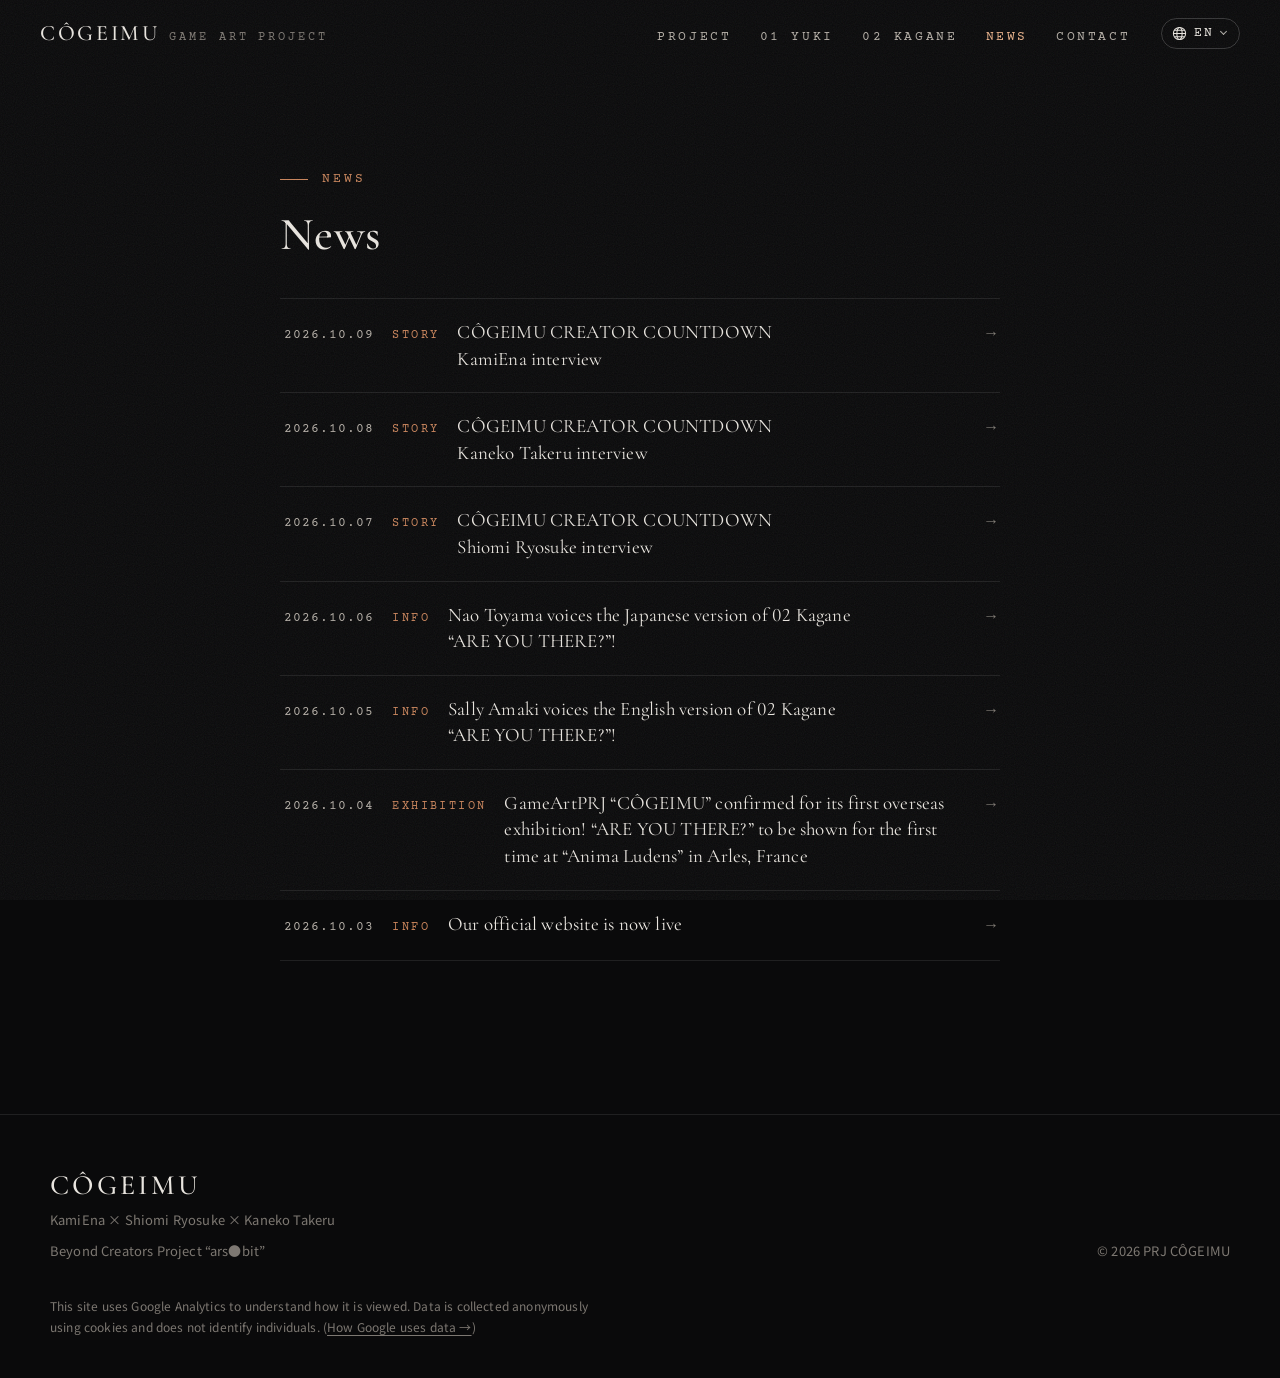
<file: news/index.html>
<!doctype html>
<html lang="ja" data-title-ja="ニュース｜PRJ CÔGEIMU" data-title-en="News | PRJ CÔGEIMU">
<head>
  <meta charset="utf-8">
  <meta name="viewport" content="width=device-width, initial-scale=1">
  <!-- Google tag (gtag.js) -->
  <script async src="https://www.googletagmanager.com/gtag/js?id=G-QW5S72MZCD"></script>
  <script>
    window.dataLayer = window.dataLayer || [];
    function gtag(){dataLayer.push(arguments);}
    gtag('js', new Date());
    gtag('config', 'G-QW5S72MZCD');
  </script>
  <title>ニュース｜PRJ CÔGEIMU</title>
  <meta name="description" content="PRJ CÔGEIMU（COGEIMU／コーゲイム）のニュース。展示・出展のお知らせ、制作の裏話、新しい情報をお届けします。">
  <meta property="og:title" content="News | PRJ CÔGEIMU">
  <meta property="og:description" content="展示・出展のお知らせ、制作の裏話、新しい情報。 / Exhibitions, stories from the studio and updates.">
  <meta property="og:type" content="website">
  <meta property="og:site_name" content="PRJ CÔGEIMU">
  <meta property="og:image" content="https://kamiena.github.io/cogeimu/assets/img/common/og.jpg">
  <meta property="og:url" content="https://kamiena.github.io/cogeimu/news/">
  <link rel="canonical" href="https://kamiena.github.io/cogeimu/news/">
  <meta name="twitter:card" content="summary_large_image">
  <meta name="theme-color" content="#0a0a0b">
  <link rel="icon" href="../assets/img/common/favicon-32.png" sizes="32x32" type="image/png">
  <link rel="icon" href="../assets/img/common/favicon-192.png" sizes="192x192" type="image/png">
  <link rel="apple-touch-icon" href="../assets/img/common/apple-touch-icon.png">
  <link rel="preconnect" href="https://fonts.googleapis.com">
  <link rel="preconnect" href="https://fonts.gstatic.com" crossorigin>
  <link href="https://fonts.googleapis.com/css2?family=Cormorant+Garamond:ital,wght@0,400;0,500;1,400&family=Courier+Prime:wght@400;700&family=Noto+Sans+JP:wght@400;500&family=Noto+Serif+JP:wght@400;500&display=swap" rel="stylesheet">
  <link rel="stylesheet" href="../assets/css/style.css?v=20261010f">
  <script src="../assets/js/budoux-ja.js" defer></script>
  <script src="../assets/js/main.js?v=20261010c" defer></script>
</head>
<body class="page-news">
<a class="skip" href="#main"><span lang="ja">本文へ移動</span><span lang="en">Skip to content</span></a>

<header class="site-header">
  <a class="logo" href="../">CÔGEIMU <small>Game Art Project</small></a>
  <nav class="nav" aria-label="Main">
    <ul class="nav__links" id="nav-links">
      <li><a href="../#project">Project</a></li>
      <li><a href="../works/yuki.html">01 Yuki</a></li>
      <li><a href="../works/kagane.html">02 Kagane</a></li>
      <li><a href="./" aria-current="page">News</a></li>
      <li><a href="../#contact">Contact</a></li>
    </ul>
    <div class="lang-toggle">
      <button type="button" class="lang-toggle__btn" aria-haspopup="true" aria-expanded="false" aria-label="Language: 日本語"><svg class="lang-toggle__globe" viewBox="0 0 16 16" aria-hidden="true" fill="none" stroke="currentColor" stroke-width="1.1"><circle cx="8" cy="8" r="6.5"/><ellipse cx="8" cy="8" rx="2.8" ry="6.5"/><path d="M1.5 8h13M2.6 4.6h10.8M2.6 11.4h10.8"/></svg><span class="lang-toggle__code">JP</span><span class="lang-toggle__caret" aria-hidden="true"></span></button>
      <div class="lang-menu" hidden>
        <button type="button" data-lang="ja">日本語</button>
        <button type="button" data-lang="en">English</button>
        <button type="button" data-lang="fr">Français</button>
        <button type="button" data-lang="it">Italiano</button>
        <button type="button" data-lang="es">Español</button>
        <button type="button" data-lang="de">Deutsch</button>
        <button type="button" data-lang="ko">한국어</button>
        <button type="button" data-lang="zh-Hans">简体中文</button>
        <button type="button" data-lang="zh-Hant">繁體中文</button>
      </div>
    </div>
    <button class="menu-btn" type="button" aria-label="Menu" aria-expanded="false" aria-controls="nav-links"><span></span></button>
  </nav>
</header>

<main id="main">
  <section class="post news-page">
    <div class="wrap wrap--post">
      <header class="sec-head">
        <p class="sec-head__label">News</p>
        <h1 class="post__title"><span lang="ja">ニュース</span><span lang="en">News</span></h1>
      </header>
      <!-- every article, newest first (same rows as the home page, which shows only the latest 10) -->
      <ul class="news-list">
        <li><a href="2026-10-09-creator-countdown-kamiena-dd85e2.html"><time datetime="2026-10-09">2026.10.09</time><span class="news__cat">Story</span><span class="news-list__title"><span lang="ja"><span class="post-series">CÔGEIMU CREATOR COUNTDOWN</span><br>カミエナ インタビュー</span><span lang="en"><span class="post-series">CÔGEIMU CREATOR COUNTDOWN</span><br>KamiEna interview</span></span><span class="news-list__arrow" aria-hidden="true">→</span></a></li>
        <li><a href="2026-10-08-creator-countdown-kaneko-91ced3.html"><time datetime="2026-10-08">2026.10.08</time><span class="news__cat">Story</span><span class="news-list__title"><span lang="ja"><span class="post-series">CÔGEIMU CREATOR COUNTDOWN</span><br>金子尊 インタビュー</span><span lang="en"><span class="post-series">CÔGEIMU CREATOR COUNTDOWN</span><br>Kaneko Takeru interview</span></span><span class="news-list__arrow" aria-hidden="true">→</span></a></li>
        <li><a href="2026-10-07-creator-countdown-shiomi-1e6200.html"><time datetime="2026-10-07">2026.10.07</time><span class="news__cat">Story</span><span class="news-list__title"><span lang="ja"><span class="post-series">CÔGEIMU CREATOR COUNTDOWN</span><br>塩見亮介 インタビュー</span><span lang="en"><span class="post-series">CÔGEIMU CREATOR COUNTDOWN</span><br>Shiomi Ryosuke interview</span></span><span class="news-list__arrow" aria-hidden="true">→</span></a></li>
        <li><a href="2026-10-06-japanese-voice.html"><time datetime="2026-10-06">2026.10.06</time><span class="news__cat">Info</span><span class="news-list__title"><span lang="ja"><span class="nw">02 Kagane</span><span class="nw">『ARE YOU THERE?』</span>日本語ボイスを東山奈央さんに担当いただきました！</span><span lang="en">Nao Toyama voices the Japanese version of <span class="nw">02 Kagane</span> <span class="nw">“ARE YOU THERE?”</span>!</span></span><span class="news-list__arrow" aria-hidden="true">→</span></a></li>
        <li><a href="2026-10-05-english-voice.html"><time datetime="2026-10-05">2026.10.05</time><span class="news__cat">Info</span><span class="news-list__title"><span lang="ja"><span class="nw">02 Kagane</span><span class="nw">『ARE YOU THERE?』</span>英語ボイスを天城サリーさんに担当いただきました！</span><span lang="en">Sally Amaki voices the English version of <span class="nw">02 Kagane</span> <span class="nw">“ARE YOU THERE?”</span>!</span></span><span class="news-list__arrow" aria-hidden="true">→</span></a></li>
        <li><a href="2026-10-04-anima-ludens.html"><time datetime="2026-10-04">2026.10.04</time><span class="news__cat">Exhibition</span><span class="news-list__title"><span lang="ja">GameArtPRJ『CÔGEIMU』初の海外出展が決定！フランス・アルル「Anima Ludens」で<span class="nw">『ARE YOU THERE?』</span>を初展示</span><span lang="en">GameArtPRJ “CÔGEIMU” confirmed for its first overseas exhibition! <span class="nw">“ARE YOU THERE?”</span> to be shown for the first time at “Anima Ludens” in Arles, France</span></span><span class="news-list__arrow" aria-hidden="true">→</span></a></li>
        <li><a href="2026-10-03-website.html"><time datetime="2026-10-03">2026.10.03</time><span class="news__cat">Info</span><span class="news-list__title"><span lang="ja">公式ウェブサイトを公開しました</span><span lang="en">Our official website is now live</span></span><span class="news-list__arrow" aria-hidden="true">→</span></a></li>
      </ul>
    </div>
  </section>
</main>

<footer class="site-footer">
  <div class="wrap">
    <div>
      <a class="logo" href="../">CÔGEIMU</a>
      <p><span lang="ja">カミエナ × 塩見亮介 × 金子尊</span><span lang="en">KamiEna × Shiomi Ryosuke × Kaneko Takeru</span></p>
      <p>Beyond Creators Project “ars●bit”</p>
    </div>
    <p>© <span data-year>2026</span> PRJ CÔGEIMU</p>
    <p class="site-footer__note"><span lang="ja">このサイトでは、閲覧状況を知るために Google アナリティクスを使用しています。データは Cookie を使って匿名で集めており、個人を特定するものではありません。（<a href="https://policies.google.com/technologies/partner-sites?hl=ja" target="_blank" rel="noopener">Google によるデータの使用について →</a>）</span><span lang="en">This site uses Google Analytics to understand how it is viewed. Data is collected anonymously using cookies and does not identify individuals. (<a href="https://policies.google.com/technologies/partner-sites?hl=en" target="_blank" rel="noopener">How Google uses data →</a>)</span></p>
  </div>
</footer>
<div class="grain" aria-hidden="true"></div>
</body>
</html>
</file>
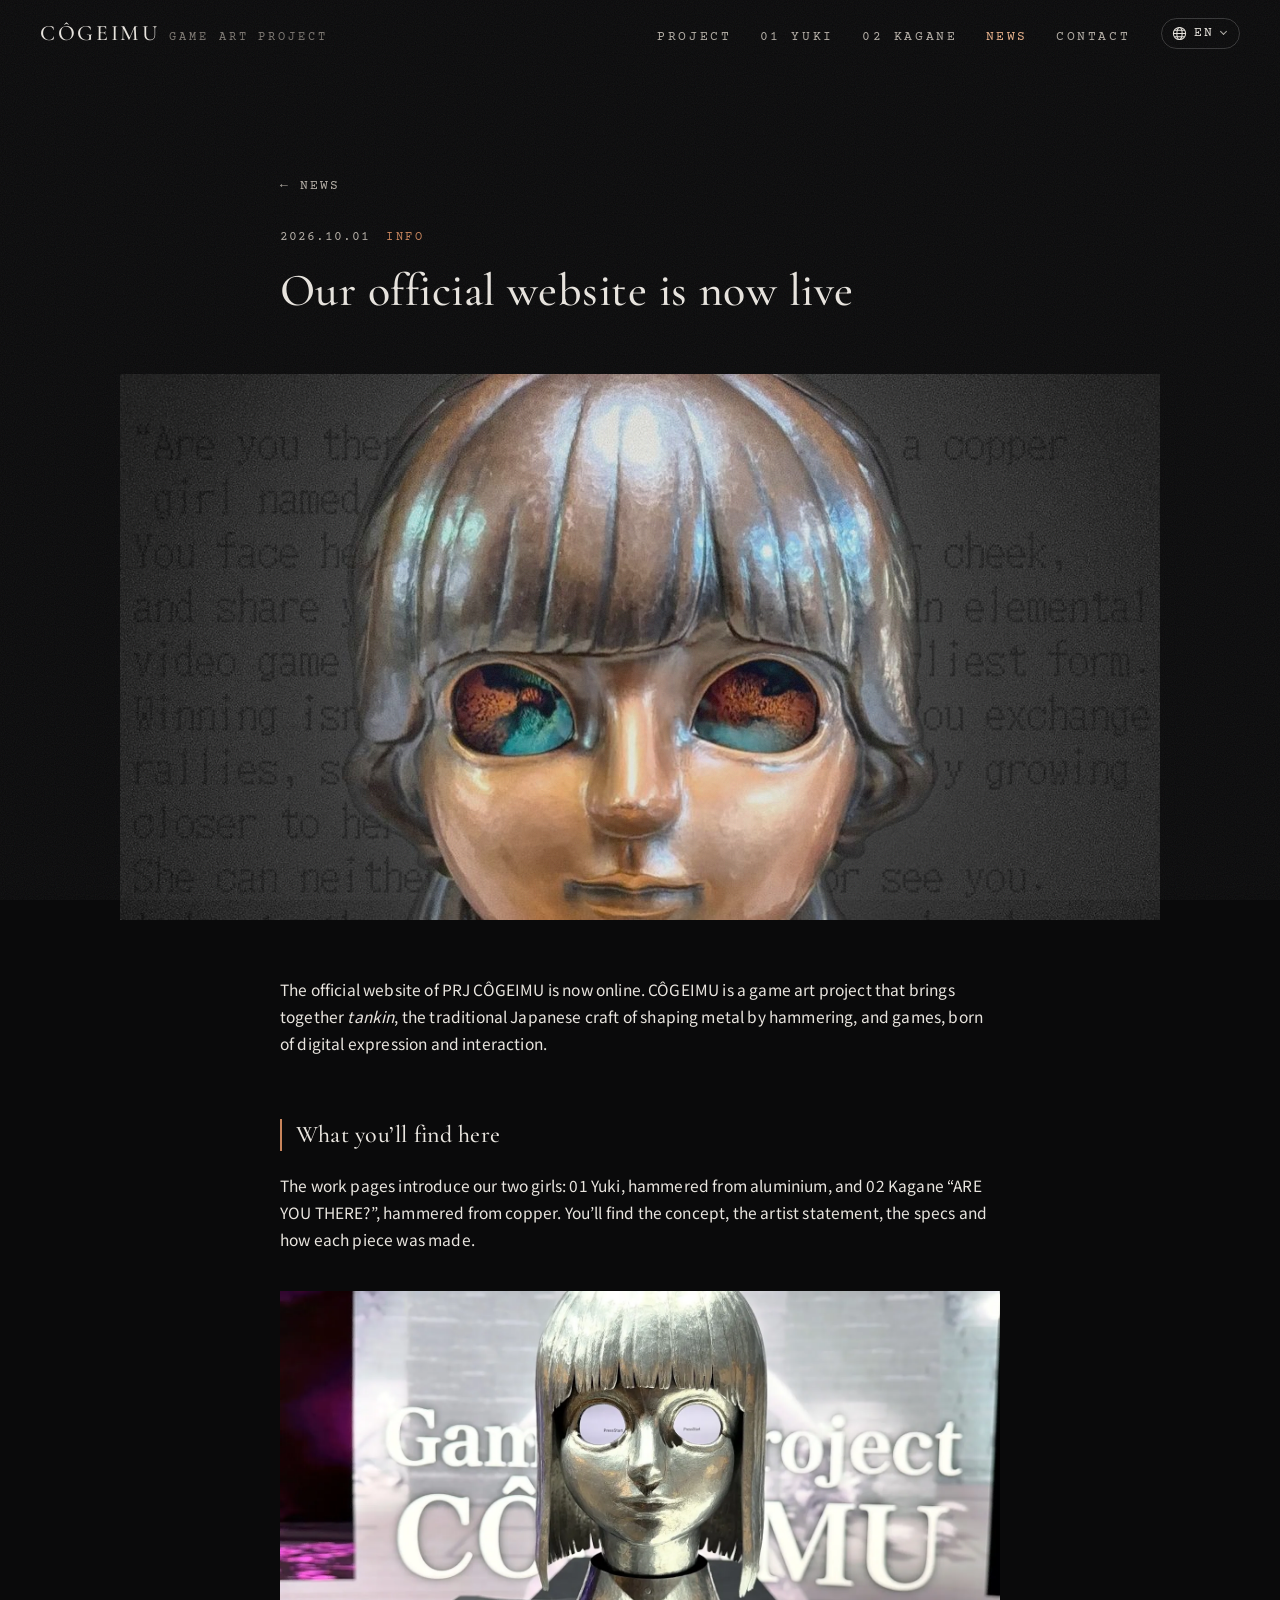
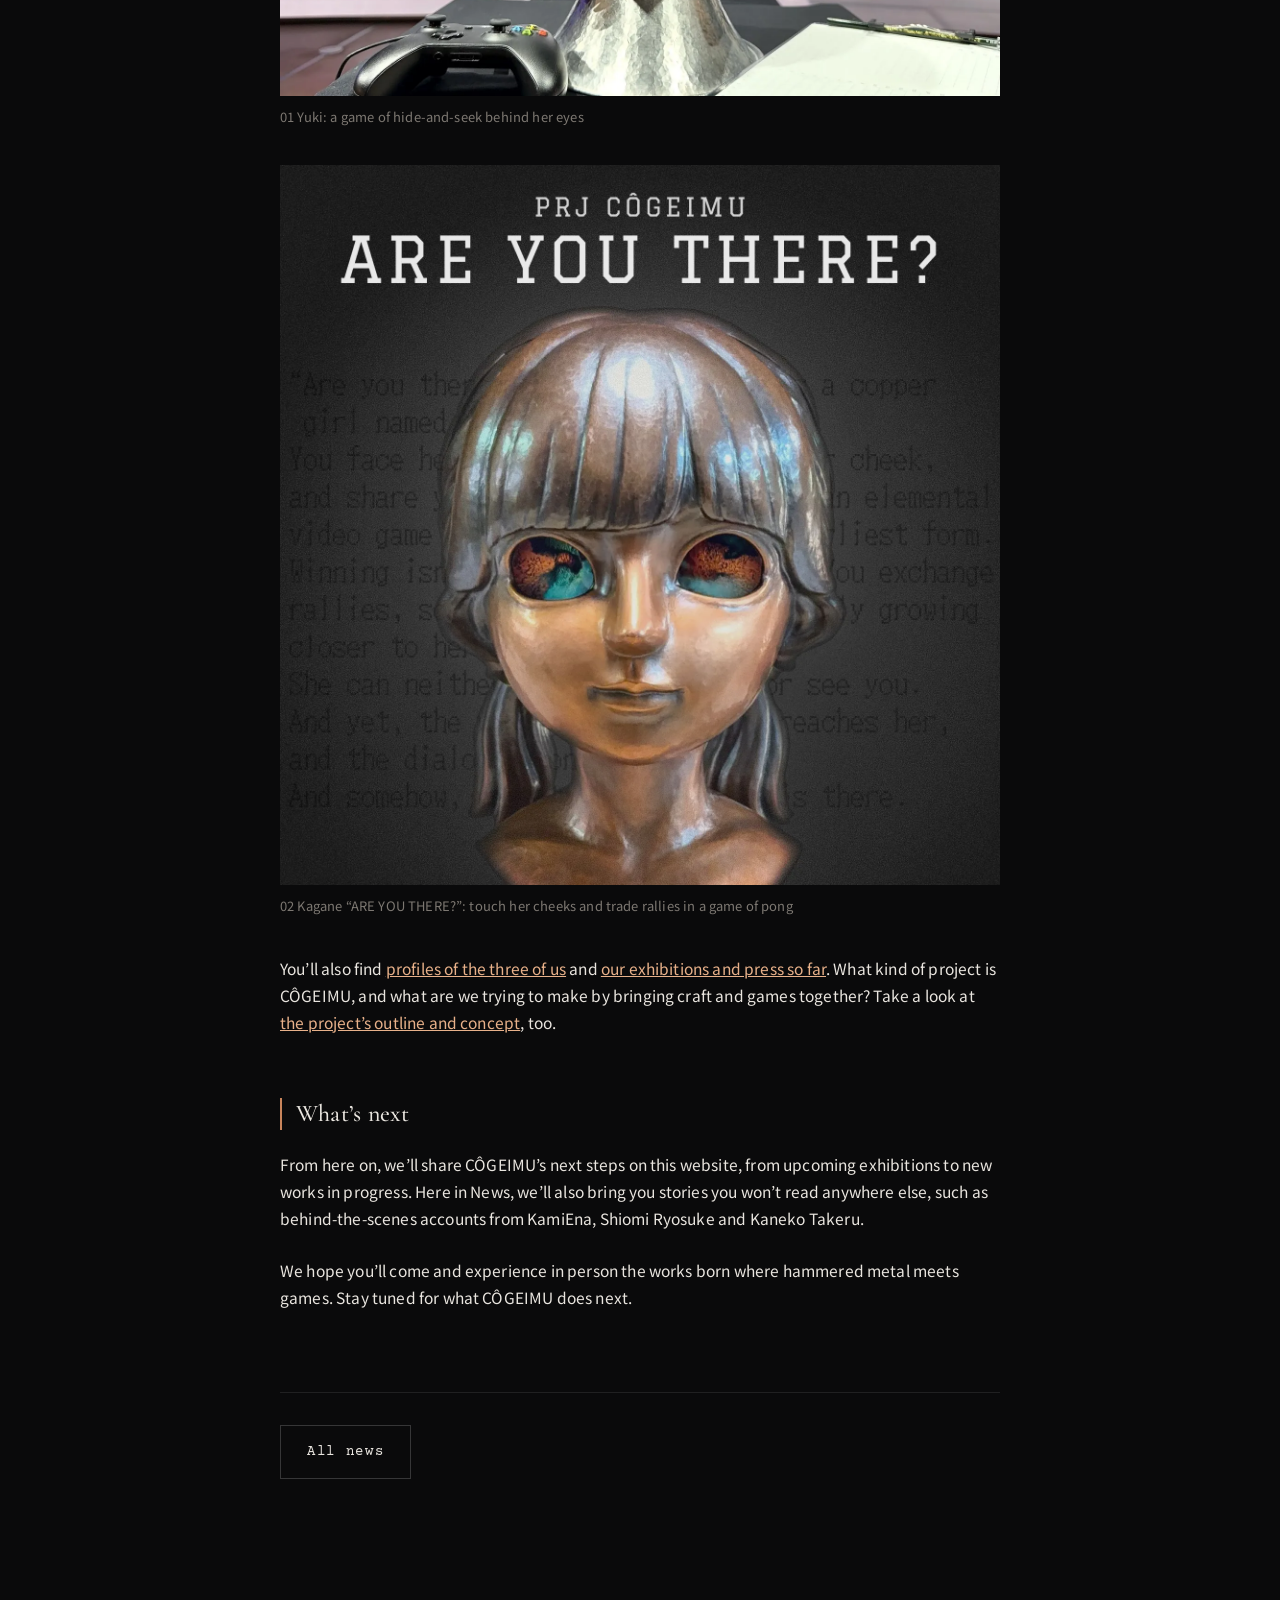
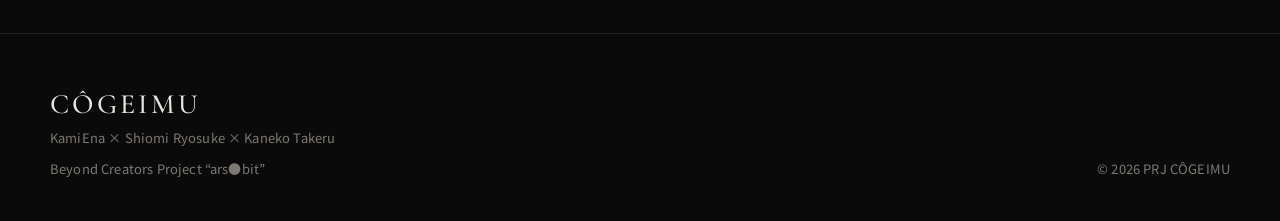
<file: news/2026-10-01-website.html>
<!doctype html>
<html lang="ja" data-title-ja="公式ウェブサイトを公開しました｜News｜PRJ CÔGEIMU" data-title-en="Our official website is now live | News | PRJ CÔGEIMU">
<head>
  <meta charset="utf-8">
  <meta name="viewport" content="width=device-width, initial-scale=1">
  <title>公式ウェブサイトを公開しました｜News｜PRJ CÔGEIMU</title>
  <meta name="description" content="PRJ CÔGEIMU（COGEIMU／コーゲーム）の公式ウェブサイトを公開しました。工芸とゲームを掛け合わせた作品、制作メンバー、展示やメディア掲載をまとめています。">
  <meta property="og:title" content="公式ウェブサイトを公開しました | PRJ CÔGEIMU">
  <meta property="og:description" content="PRJ CÔGEIMU の公式ウェブサイトを公開しました。 / Our official website is now live.">
  <meta property="og:type" content="article">
  <meta property="og:site_name" content="PRJ CÔGEIMU">
  <meta property="og:image" content="https://kamiena.github.io/cogeimu/assets/img/common/og.jpg">
  <meta property="og:url" content="https://kamiena.github.io/cogeimu/news/2026-10-01-website.html">
  <link rel="canonical" href="https://kamiena.github.io/cogeimu/news/2026-10-01-website.html">
  <meta name="twitter:card" content="summary_large_image">
  <meta name="theme-color" content="#0a0a0b">
  <link rel="icon" href="../assets/img/common/favicon-32.png" sizes="32x32" type="image/png">
  <link rel="icon" href="../assets/img/common/favicon-192.png" sizes="192x192" type="image/png">
  <link rel="apple-touch-icon" href="../assets/img/common/apple-touch-icon.png">
  <link rel="preconnect" href="https://fonts.googleapis.com">
  <link rel="preconnect" href="https://fonts.gstatic.com" crossorigin>
  <link href="https://fonts.googleapis.com/css2?family=Cormorant+Garamond:ital,wght@0,400;0,500;1,400&family=Courier+Prime:wght@400;700&family=Noto+Sans+JP:wght@400;500&family=Noto+Serif+JP:wght@400;500&display=swap" rel="stylesheet">
  <link rel="stylesheet" href="../assets/css/style.css?v=20261002c">
  <script src="../assets/js/budoux-ja.js" defer></script>
  <script src="../assets/js/main.js?v=20261002c" defer></script>
  <script type="application/ld+json">
  {
    "@context": "https://schema.org",
    "@type": "NewsArticle",
    "headline": "公式ウェブサイトを公開しました",
    "datePublished": "2026-10-01",
    "image": "https://kamiena.github.io/cogeimu/assets/img/common/og.jpg",
    "author": { "@type": "Organization", "name": "PRJ CÔGEIMU", "alternateName": ["CÔGEIMU", "COGEIMU", "コーゲーム", "コウゲーム"] }
  }
  </script>
</head>
<body class="page-news">
<a class="skip" href="#main"><span lang="ja">本文へ移動</span><span lang="en">Skip to content</span></a>

<header class="site-header">
  <a class="logo" href="../">CÔGEIMU <small>Game Art Project</small></a>
  <nav class="nav" aria-label="Main">
    <ul class="nav__links" id="nav-links">
      <li><a href="../#project">Project</a></li>
      <li><a href="../works/yuki.html">01 Yuki</a></li>
      <li><a href="../works/kagane.html">02 Kagane</a></li>
      <li><a href="./" aria-current="page">News</a></li>
      <li><a href="../#contact">Contact</a></li>
    </ul>
    <div class="lang-toggle" role="group" aria-label="Language">
      <button type="button" data-lang="ja" aria-pressed="true">JP</button>
      <button type="button" data-lang="en" aria-pressed="false">EN</button>
    </div>
    <button class="menu-btn" type="button" aria-label="Menu" aria-expanded="false" aria-controls="nav-links"><span></span></button>
  </nav>
</header>

<main id="main">
  <!-- a news article: header, an opening picture, then text and pictures in any order -->
  <article class="post">
    <header class="wrap wrap--post post__head">
      <p class="post__back"><a href="./">← News</a></p>
      <p class="post__meta"><time datetime="2026-10-01">2026.10.01</time><span class="news__cat">Info</span></p>
      <h1 class="post__title"><span lang="ja">公式ウェブサイトを公開しました</span><span lang="en">Our official website is now live</span></h1>
    </header>

    <figure class="post__hero">
      <img src="../assets/img/common/og.jpg" width="1200" height="630" alt="銅の鍛金でつくられた少女の像 カガネ" data-alt-ja="銅の鍛金でつくられた少女の像 カガネ" data-alt-en="Kagane, a girl hammered from copper" fetchpriority="high">
    </figure>

    <div class="wrap wrap--post post__body">
      <p>
        <span lang="ja">PRJ CÔGEIMU の公式ウェブサイトを公開しました。CÔGEIMU は、金属を叩いて形づくる日本の伝統技法「鍛金」と、デジタル表現とインタラクションから生まれる「ゲーム」を掛け合わせるゲームアートプロジェクトです。</span>
        <span lang="en">The official website of PRJ CÔGEIMU is now online. CÔGEIMU is a game art project that brings together <i>tankin</i>, the traditional Japanese craft of shaping metal by hammering, and games, born of digital expression and interaction.</span>
      </p>

      <h2><span lang="ja">サイトで見られること</span><span lang="en">What you’ll find here</span></h2>
      <p>
        <span lang="ja">作品ページでは、アルミニウムの少女像「01 Yuki」と、銅の少女像「02 Kagane『ARE YOU THERE?』」について、コンセプトやステートメント、仕様から制作の過程までを紹介しています。</span>
        <span lang="en">The work pages introduce our two girls: 01 Yuki, hammered from aluminium, and 02 Kagane “ARE YOU THERE?”, hammered from copper. You’ll find the concept, the artist statement, the specs and how each piece was made.</span>
      </p>

      <figure>
        <img src="../assets/img/yuki/hero.webp" width="1560" height="878" loading="lazy" alt="アルミニウムの少女像 Yuki" data-alt-ja="アルミニウムの少女像 Yuki" data-alt-en="Yuki, the aluminium girl">
        <figcaption><span lang="ja">01 Yuki　瞳の奥で、少女の分身を探すかくれんぼ</span><span lang="en">01 Yuki: a game of hide-and-seek behind her eyes</span></figcaption>
      </figure>

      <figure>
        <img src="../assets/img/kagane/key-visual.webp" width="1500" height="1500" loading="lazy" alt="02 Kagane「ARE YOU THERE?」のキービジュアル" data-alt-ja="02 Kagane「ARE YOU THERE?」のキービジュアル" data-alt-en="Key visual of 02 Kagane “ARE YOU THERE?”">
        <figcaption><span lang="ja">02 Kagane「ARE YOU THERE?」　頬に触れて、ピンポンゲームのラリーを交わす</span><span lang="en">02 Kagane “ARE YOU THERE?”: touch her cheeks and trade rallies in a game of pong</span></figcaption>
      </figure>

      <p>
        <span lang="ja">また、<a href="../#team">制作メンバー3人のプロフィール</a>や、<a href="../#record">これまでの展示実績と掲載メディア</a>もまとめています。CÔGEIMU がどんなプロジェクトなのか、工芸とゲームを掛け合わせることで何をつくろうとしているのか。<a href="../#project">プロジェクトの概要やコンセプト</a>も、あわせてご覧ください。</span>
        <span lang="en">You’ll also find <a href="../#team">profiles of the three of us</a> and <a href="../#record">our exhibitions and press so far</a>. What kind of project is CÔGEIMU, and what are we trying to make by bringing craft and games together? Take a look at <a href="../#project">the project’s outline and concept</a>, too.</span>
      </p>

      <h2><span lang="ja">これからのお知らせ</span><span lang="en">What’s next</span></h2>
      <p>
        <span lang="ja">今後は、展示・出展の予定や新しい作品の制作など、CÔGEIMU のこれからの展開も、このウェブサイトで公開していきます。あわせてこのニュースでは、カミエナ・塩見亮介・金子尊の3人による制作の裏話など、ここでしか読めない話もお届けしていく予定です。</span>
        <span lang="en">From here on, we’ll share CÔGEIMU’s next steps on this website, from upcoming exhibitions to new works in progress. Here in News, we’ll also bring you stories you won’t read anywhere else, such as behind-the-scenes accounts from KamiEna, Shiomi Ryosuke and Kaneko Takeru.</span>
      </p>
      <p>
        <span lang="ja">鍛金とゲームが出会って生まれる作品を、ぜひ会場で実際に体験していただけたらうれしいです。これからの CÔGEIMU に、どうぞご期待ください。</span>
        <span lang="en">We hope you’ll come and experience in person the works born where hammered metal meets games. Stay tuned for what CÔGEIMU does next.</span>
      </p>
    </div>

    <footer class="wrap wrap--post post__foot">
      <!-- older / newer articles: <nav class="post-nav"><a href="…" class="post-nav__prev"><small>← Older</small><span>title</span></a><a href="…" class="post-nav__next"><small>Newer →</small><span>title</span></a></nav> -->
      <a class="btn" href="./"><span lang="ja">ニュース一覧へ</span><span lang="en">All news</span></a>
    </footer>
  </article>
</main>

<footer class="site-footer">
  <div class="wrap">
    <div>
      <a class="logo" href="../">CÔGEIMU</a>
      <p><span lang="ja">カミエナ × 塩見亮介 × 金子尊</span><span lang="en">KamiEna × Shiomi Ryosuke × Kaneko Takeru</span></p>
      <p>Beyond Creators Project “ars●bit”</p>
    </div>
    <p>© <span data-year>2026</span> PRJ CÔGEIMU</p>
  </div>
</footer>
<div class="grain" aria-hidden="true"></div>
</body>
</html>
</file>
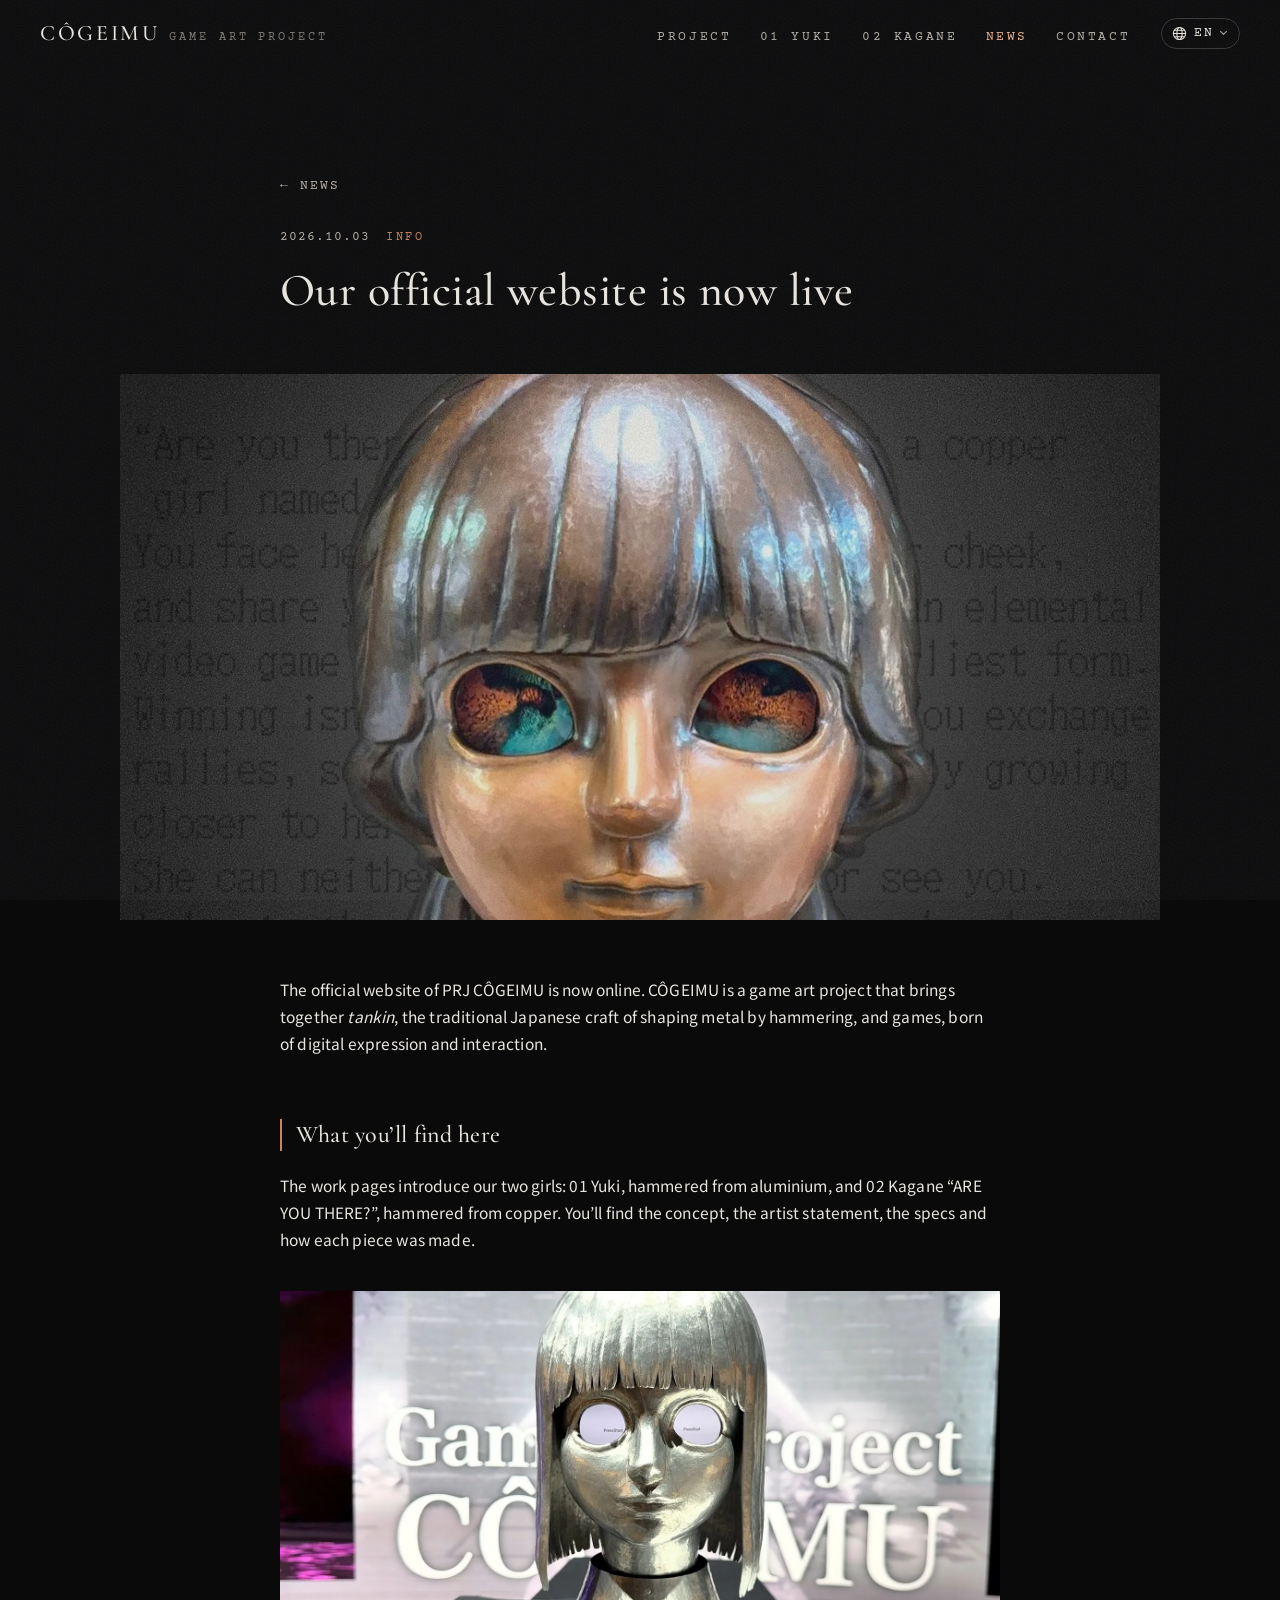
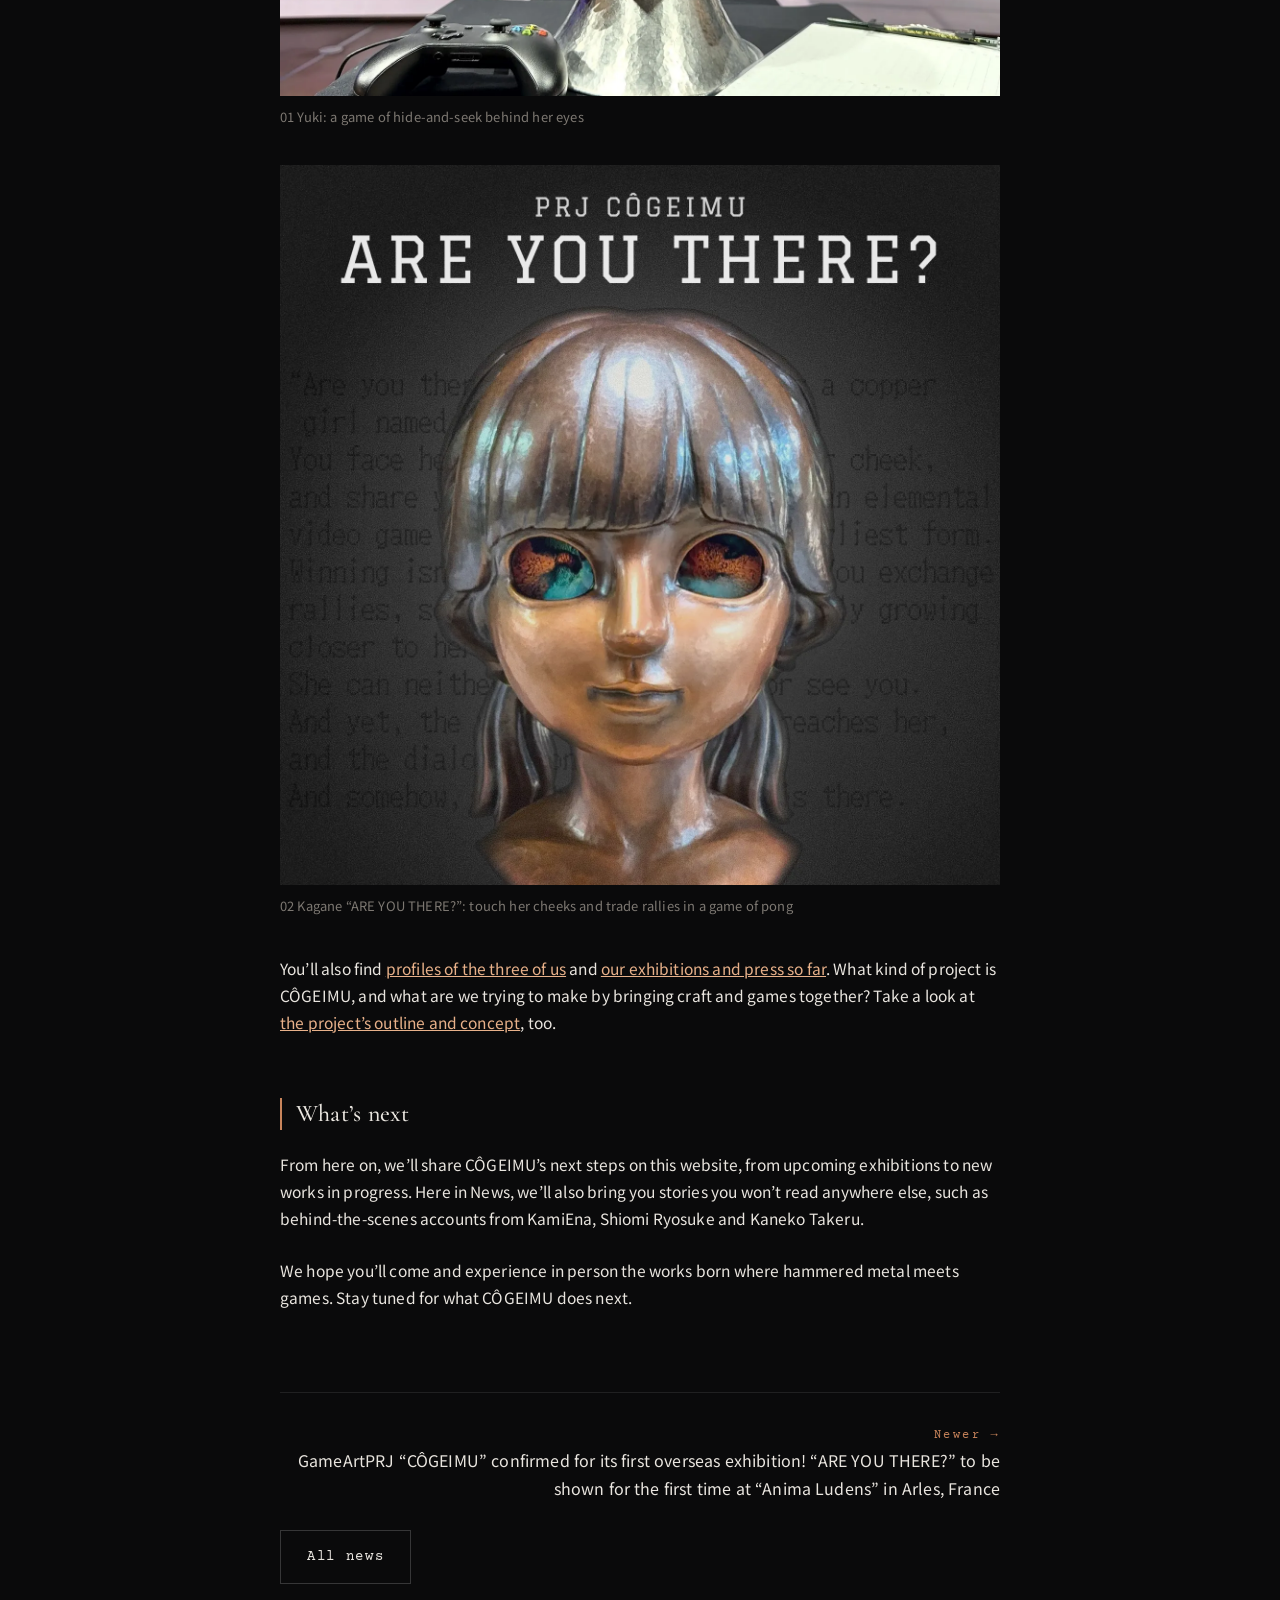
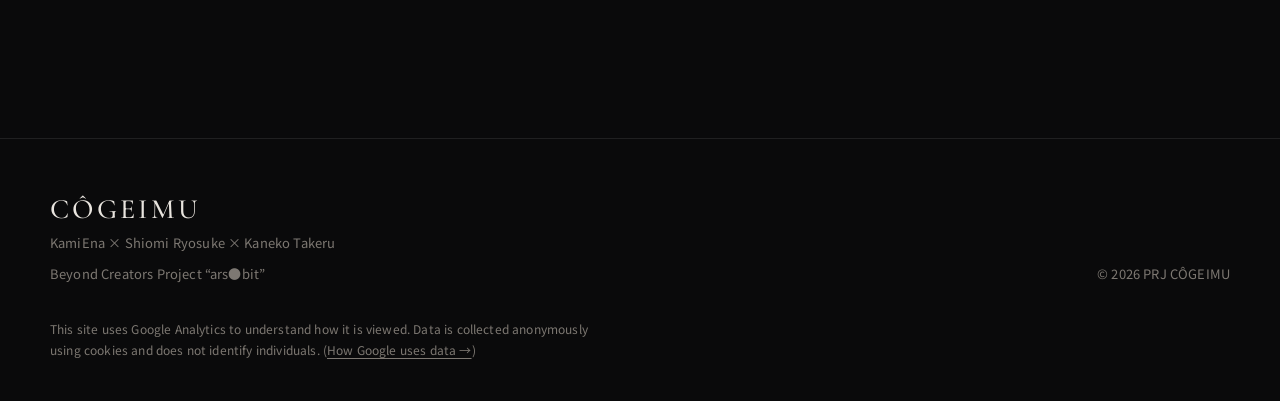
<file: news/2026-10-03-website.html>
<!doctype html>
<html lang="ja" data-title-ja="公式ウェブサイトを公開しました｜News｜PRJ CÔGEIMU" data-title-en="Our official website is now live | News | PRJ CÔGEIMU">
<head>
  <meta charset="utf-8">
  <meta name="viewport" content="width=device-width, initial-scale=1">
  <!-- Google tag (gtag.js) -->
  <script async src="https://www.googletagmanager.com/gtag/js?id=G-QW5S72MZCD"></script>
  <script>
    window.dataLayer = window.dataLayer || [];
    function gtag(){dataLayer.push(arguments);}
    gtag('js', new Date());
    gtag('config', 'G-QW5S72MZCD');
  </script>
  <title>公式ウェブサイトを公開しました｜News｜PRJ CÔGEIMU</title>
  <meta name="description" content="PRJ CÔGEIMU（COGEIMU／コーゲイム）の公式ウェブサイトを公開しました。工芸とゲームを掛け合わせた作品、制作メンバー、展示やメディア掲載をまとめています。">
  <meta property="og:title" content="公式ウェブサイトを公開しました | PRJ CÔGEIMU">
  <meta property="og:description" content="PRJ CÔGEIMU の公式ウェブサイトを公開しました。 / Our official website is now live.">
  <meta property="og:type" content="article">
  <meta property="og:site_name" content="PRJ CÔGEIMU">
  <meta property="og:image" content="https://kamiena.github.io/cogeimu/assets/img/common/og.jpg">
  <meta property="og:url" content="https://kamiena.github.io/cogeimu/news/2026-10-03-website.html">
  <link rel="canonical" href="https://kamiena.github.io/cogeimu/news/2026-10-03-website.html">
  <meta name="twitter:card" content="summary_large_image">
  <meta name="theme-color" content="#0a0a0b">
  <link rel="icon" href="../assets/img/common/favicon-32.png" sizes="32x32" type="image/png">
  <link rel="icon" href="../assets/img/common/favicon-192.png" sizes="192x192" type="image/png">
  <link rel="apple-touch-icon" href="../assets/img/common/apple-touch-icon.png">
  <link rel="preconnect" href="https://fonts.googleapis.com">
  <link rel="preconnect" href="https://fonts.gstatic.com" crossorigin>
  <link href="https://fonts.googleapis.com/css2?family=Cormorant+Garamond:ital,wght@0,400;0,500;1,400&family=Courier+Prime:wght@400;700&family=Noto+Sans+JP:wght@400;500&family=Noto+Serif+JP:wght@400;500&display=swap" rel="stylesheet">
  <link rel="stylesheet" href="../assets/css/style.css?v=20261010f">
  <script src="../assets/js/budoux-ja.js" defer></script>
  <script src="../assets/js/main.js?v=20261010c" defer></script>
  <script type="application/ld+json">
  {
    "@context": "https://schema.org",
    "@type": "NewsArticle",
    "headline": "公式ウェブサイトを公開しました",
    "datePublished": "2026-10-03",
    "image": "https://kamiena.github.io/cogeimu/assets/img/common/og.jpg",
    "author": { "@type": "Organization", "name": "PRJ CÔGEIMU", "alternateName": ["CÔGEIMU", "COGEIMU", "コーゲイム"] }
  }
  </script>
</head>
<body class="page-news">
<a class="skip" href="#main"><span lang="ja">本文へ移動</span><span lang="en">Skip to content</span></a>

<header class="site-header">
  <a class="logo" href="../">CÔGEIMU <small>Game Art Project</small></a>
  <nav class="nav" aria-label="Main">
    <ul class="nav__links" id="nav-links">
      <li><a href="../#project">Project</a></li>
      <li><a href="../works/yuki.html">01 Yuki</a></li>
      <li><a href="../works/kagane.html">02 Kagane</a></li>
      <li><a href="./" aria-current="page">News</a></li>
      <li><a href="../#contact">Contact</a></li>
    </ul>
    <div class="lang-toggle">
      <button type="button" class="lang-toggle__btn" aria-haspopup="true" aria-expanded="false" aria-label="Language: 日本語"><svg class="lang-toggle__globe" viewBox="0 0 16 16" aria-hidden="true" fill="none" stroke="currentColor" stroke-width="1.1"><circle cx="8" cy="8" r="6.5"/><ellipse cx="8" cy="8" rx="2.8" ry="6.5"/><path d="M1.5 8h13M2.6 4.6h10.8M2.6 11.4h10.8"/></svg><span class="lang-toggle__code">JP</span><span class="lang-toggle__caret" aria-hidden="true"></span></button>
      <div class="lang-menu" hidden>
        <button type="button" data-lang="ja">日本語</button>
        <button type="button" data-lang="en">English</button>
        <button type="button" data-lang="fr">Français</button>
        <button type="button" data-lang="it">Italiano</button>
        <button type="button" data-lang="es">Español</button>
        <button type="button" data-lang="de">Deutsch</button>
        <button type="button" data-lang="ko">한국어</button>
        <button type="button" data-lang="zh-Hans">简体中文</button>
        <button type="button" data-lang="zh-Hant">繁體中文</button>
      </div>
    </div>
    <button class="menu-btn" type="button" aria-label="Menu" aria-expanded="false" aria-controls="nav-links"><span></span></button>
  </nav>
</header>

<main id="main">
  <!-- a news article: header, an opening picture, then text and pictures in any order -->
  <article class="post">
    <header class="wrap wrap--post post__head">
      <p class="post__back"><a href="./">← News</a></p>
      <p class="post__meta"><time datetime="2026-10-03">2026.10.03</time><span class="news__cat">Info</span></p>
      <h1 class="post__title"><span lang="ja">公式ウェブサイトを公開しました</span><span lang="en">Our official website is now live</span></h1>
    </header>

    <figure class="post__hero">
      <img src="../assets/img/common/og.jpg" width="1200" height="630" alt="銅の鍛金でつくられた少女の像 カガネ" data-alt-ja="銅の鍛金でつくられた少女の像 カガネ" data-alt-en="Kagane, a girl hammered from copper" fetchpriority="high">
    </figure>

    <div class="wrap wrap--post post__body">
      <p>
        <span lang="ja">PRJ CÔGEIMU の公式ウェブサイトを公開しました。CÔGEIMU は、金属を叩いて形づくる日本の伝統技法「鍛金」と、デジタル表現とインタラクションから生まれる「ゲーム」を掛け合わせるゲームアートプロジェクトです。</span>
        <span lang="en">The official website of PRJ CÔGEIMU is now online. CÔGEIMU is a game art project that brings together <i>tankin</i>, the traditional Japanese craft of shaping metal by hammering, and games, born of digital expression and interaction.</span>
      </p>

      <h2><span lang="ja">サイトで見られること</span><span lang="en">What you’ll find here</span></h2>
      <p>
        <span lang="ja">作品ページでは、アルミニウムの少女像「01 Yuki」と、銅の少女像「02 Kagane『ARE YOU THERE?』」について、コンセプトやステートメント、仕様から制作の過程までを紹介しています。</span>
        <span lang="en">The work pages introduce our two girls: 01 Yuki, hammered from aluminium, and 02 Kagane “ARE YOU THERE?”, hammered from copper. You’ll find the concept, the artist statement, the specs and how each piece was made.</span>
      </p>

      <figure>
        <img src="../assets/img/yuki/hero.webp" width="1560" height="878" loading="lazy" alt="アルミニウムの少女像 Yuki" data-alt-ja="アルミニウムの少女像 Yuki" data-alt-en="Yuki, the aluminium girl">
        <figcaption><span lang="ja">01 Yuki　瞳の奥で、少女の分身を探すかくれんぼ</span><span lang="en">01 Yuki: a game of hide-and-seek behind her eyes</span></figcaption>
      </figure>

      <figure>
        <img src="../assets/img/kagane/key-visual.webp" width="1500" height="1500" loading="lazy" alt="02 Kagane「ARE YOU THERE?」のキービジュアル" data-alt-ja="02 Kagane「ARE YOU THERE?」のキービジュアル" data-alt-en="Key visual of 02 Kagane “ARE YOU THERE?”">
        <figcaption><span lang="ja">02 Kagane「ARE YOU THERE?」　頬に触れて、ピンポンゲームのラリーを交わす</span><span lang="en">02 Kagane “ARE YOU THERE?”: touch her cheeks and trade rallies in a game of pong</span></figcaption>
      </figure>

      <p>
        <span lang="ja">また、<a href="../#team">制作メンバー3人のプロフィール</a>や、<a href="../#record">これまでの展示実績と掲載メディア</a>もまとめています。CÔGEIMU がどんなプロジェクトなのか、工芸とゲームを掛け合わせることで何をつくろうとしているのか。<a href="../#project">プロジェクトの概要やコンセプト</a>も、あわせてご覧ください。</span>
        <span lang="en">You’ll also find <a href="../#team">profiles of the three of us</a> and <a href="../#record">our exhibitions and press so far</a>. What kind of project is CÔGEIMU, and what are we trying to make by bringing craft and games together? Take a look at <a href="../#project">the project’s outline and concept</a>, too.</span>
      </p>

      <h2><span lang="ja">これからのお知らせ</span><span lang="en">What’s next</span></h2>
      <p>
        <span lang="ja">今後は、展示・出展の予定や新しい作品の制作など、CÔGEIMU のこれからの展開も、このウェブサイトで公開していきます。あわせてこのニュースでは、カミエナ・塩見亮介・金子尊の3人による制作の裏話など、ここでしか読めない話もお届けしていく予定です。</span>
        <span lang="en">From here on, we’ll share CÔGEIMU’s next steps on this website, from upcoming exhibitions to new works in progress. Here in News, we’ll also bring you stories you won’t read anywhere else, such as behind-the-scenes accounts from KamiEna, Shiomi Ryosuke and Kaneko Takeru.</span>
      </p>
      <p>
        <span lang="ja">鍛金とゲームが出会って生まれる作品を、ぜひ会場で実際に体験していただけたらうれしいです。これからの CÔGEIMU に、どうぞご期待ください。</span>
        <span lang="en">We hope you’ll come and experience in person the works born where hammered metal meets games. Stay tuned for what CÔGEIMU does next.</span>
      </p>
    </div>

    <footer class="wrap wrap--post post__foot">
      <!-- older / newer articles: <nav class="post-nav"><a href="…" class="post-nav__prev"><small>← Older</small><span>title</span></a><a href="…" class="post-nav__next"><small>Newer →</small><span>title</span></a></nav> -->
      <nav class="post-nav" aria-label="News"><a href="2026-10-04-anima-ludens.html" class="post-nav__next"><small><span lang="ja">新しい記事</span><span lang="en">Newer</span> →</small><span><span lang="ja">GameArtPRJ『CÔGEIMU』初の海外出展が決定！フランス・アルル「Anima Ludens」で<span class="nw">『ARE YOU THERE?』</span>を初展示</span><span lang="en">GameArtPRJ “CÔGEIMU” confirmed for its first overseas exhibition! <span class="nw">“ARE YOU THERE?”</span> to be shown for the first time at “Anima Ludens” in Arles, France</span></span></a></nav>
      <a class="btn" href="./"><span lang="ja">ニュース一覧へ</span><span lang="en">All news</span></a>
    </footer>
  </article>
</main>

<footer class="site-footer">
  <div class="wrap">
    <div>
      <a class="logo" href="../">CÔGEIMU</a>
      <p><span lang="ja">カミエナ × 塩見亮介 × 金子尊</span><span lang="en">KamiEna × Shiomi Ryosuke × Kaneko Takeru</span></p>
      <p>Beyond Creators Project “ars●bit”</p>
    </div>
    <p>© <span data-year>2026</span> PRJ CÔGEIMU</p>
    <p class="site-footer__note"><span lang="ja">このサイトでは、閲覧状況を知るために Google アナリティクスを使用しています。データは Cookie を使って匿名で集めており、個人を特定するものではありません。（<a href="https://policies.google.com/technologies/partner-sites?hl=ja" target="_blank" rel="noopener">Google によるデータの使用について →</a>）</span><span lang="en">This site uses Google Analytics to understand how it is viewed. Data is collected anonymously using cookies and does not identify individuals. (<a href="https://policies.google.com/technologies/partner-sites?hl=en" target="_blank" rel="noopener">How Google uses data →</a>)</span></p>
  </div>
</footer>
<div class="grain" aria-hidden="true"></div>
</body>
</html>
</file>
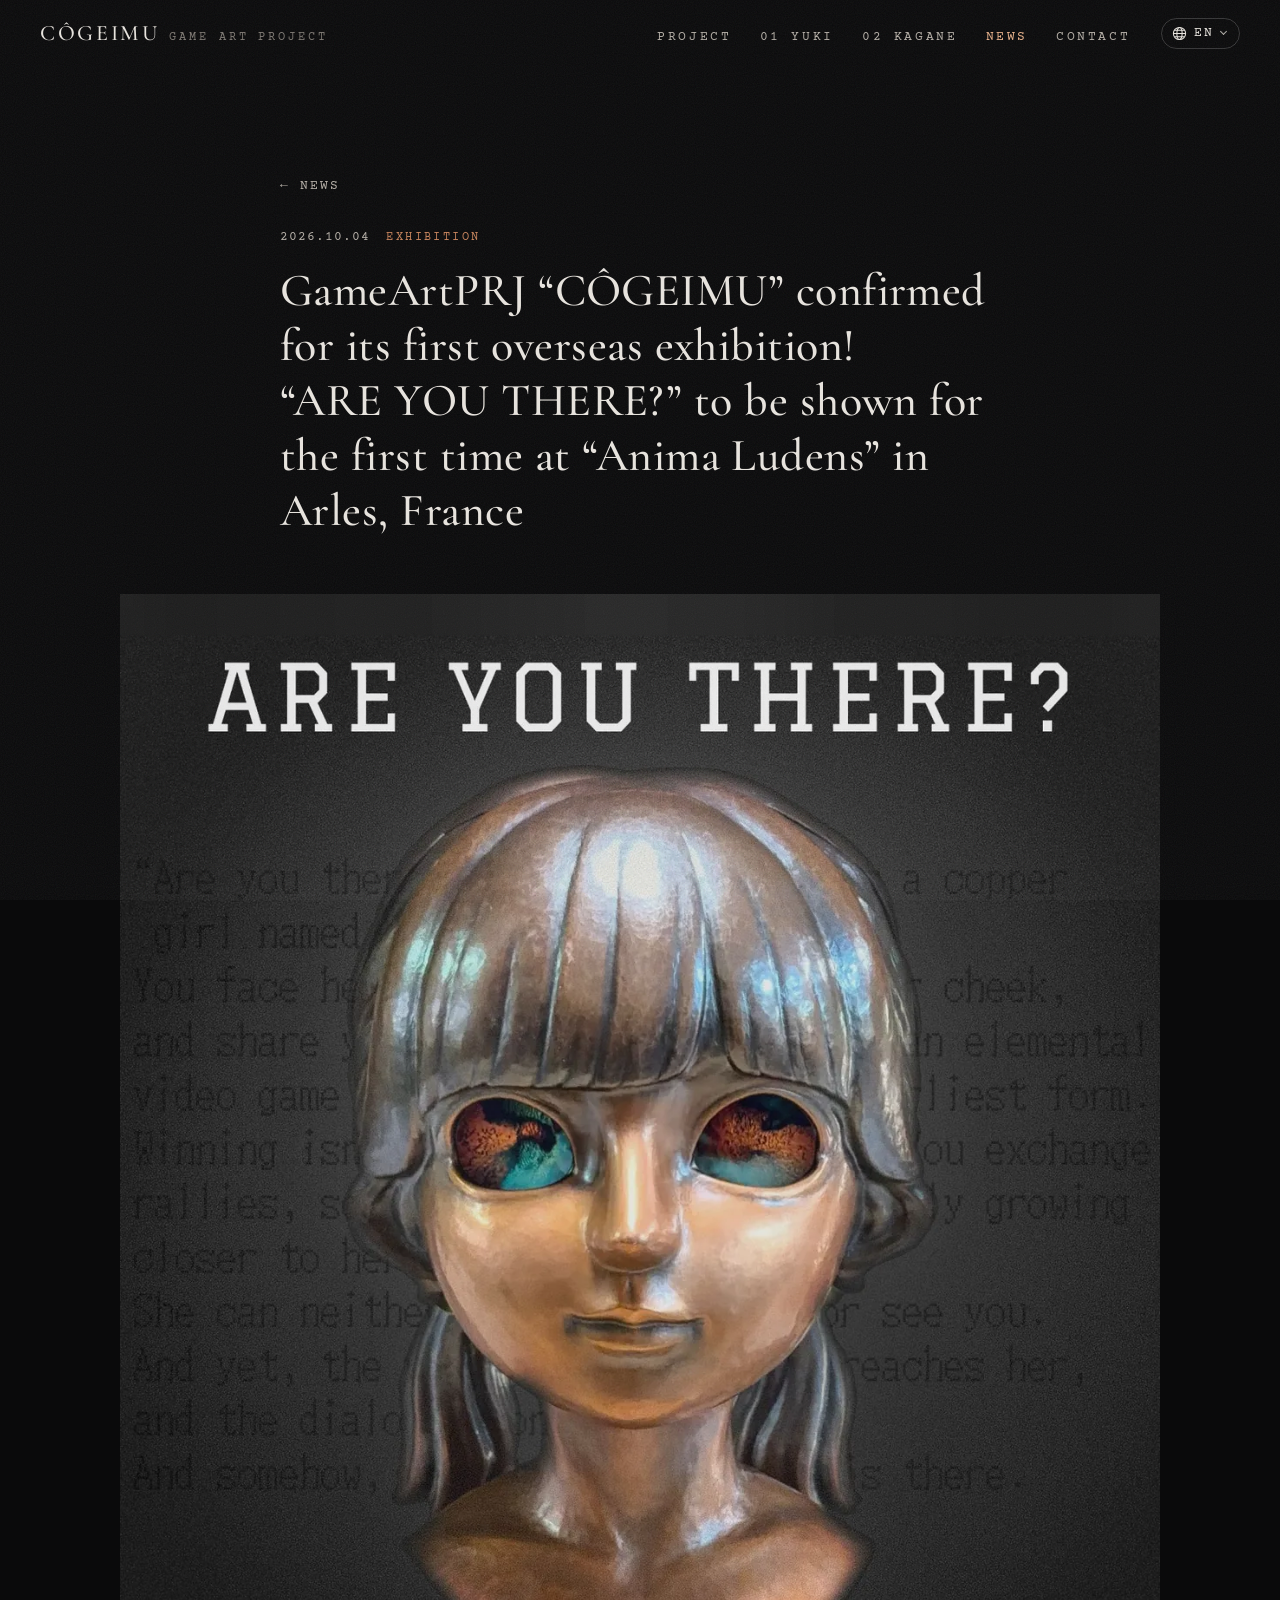
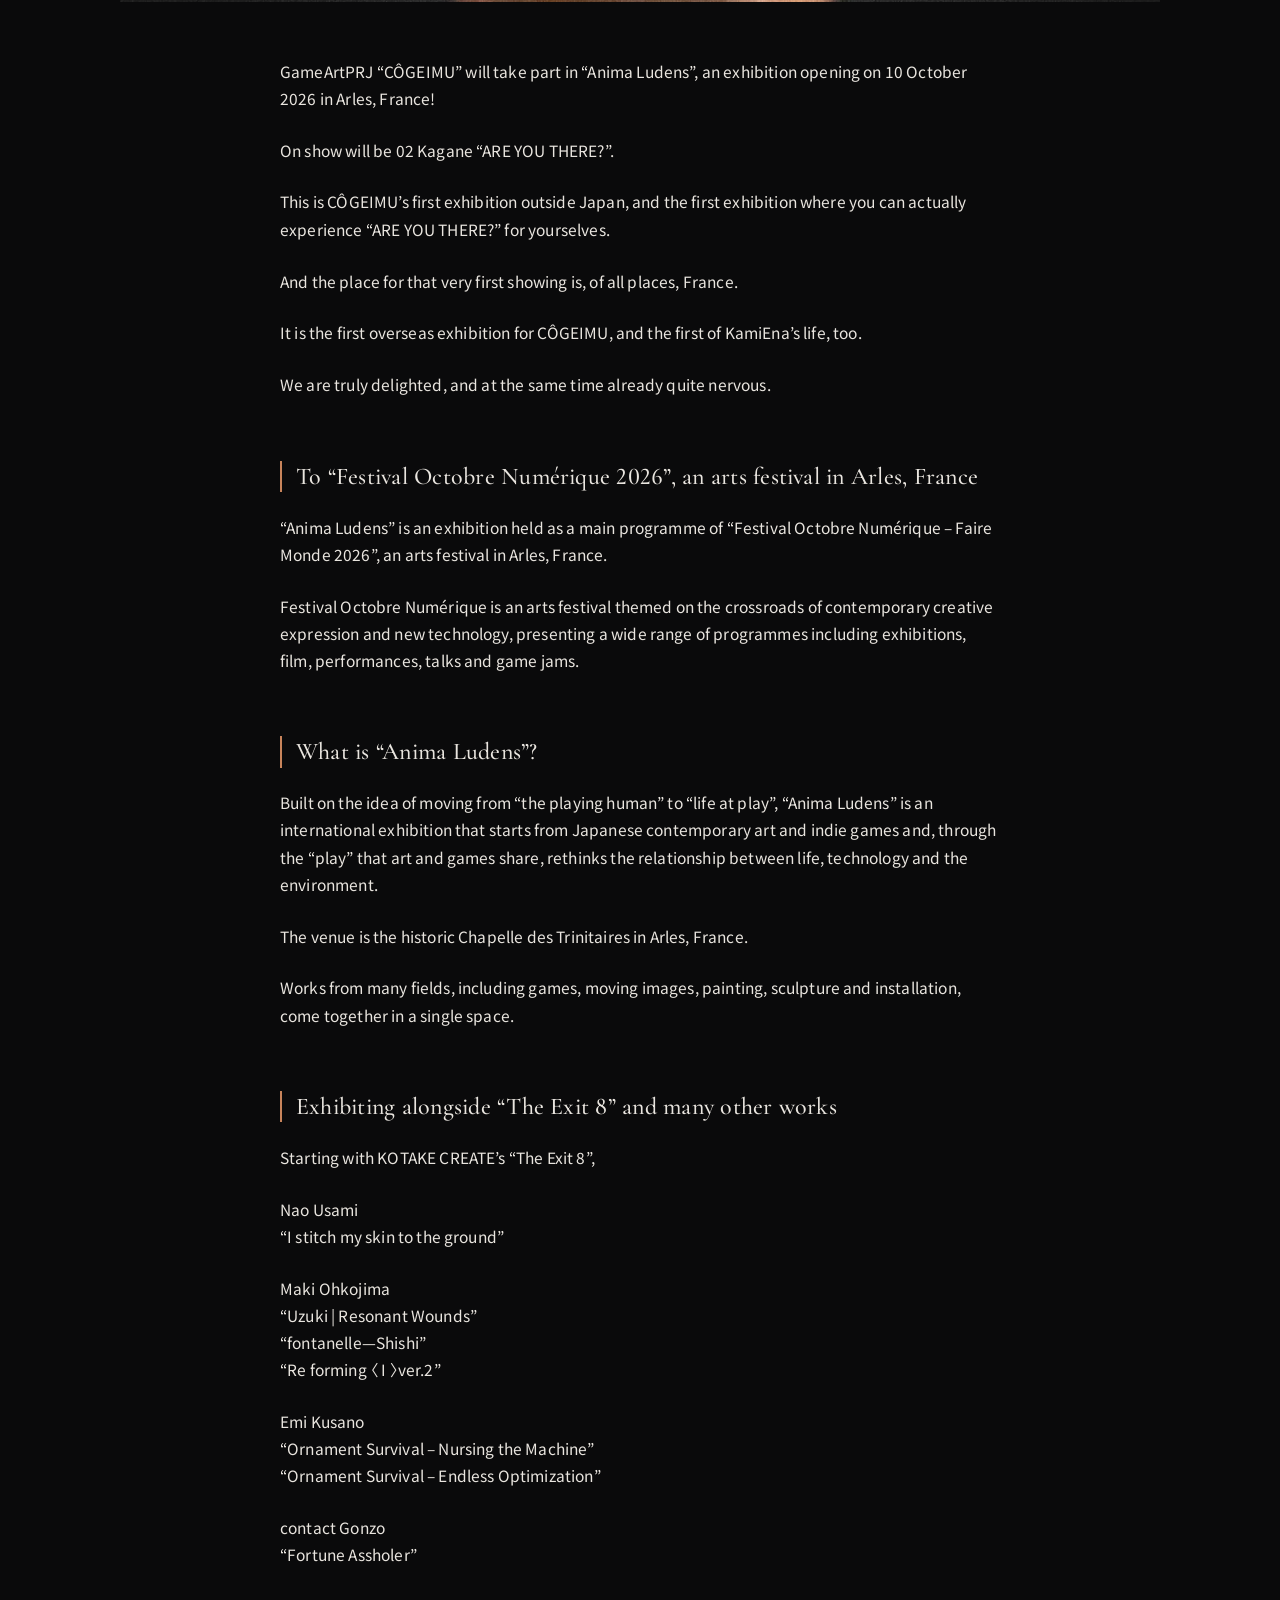
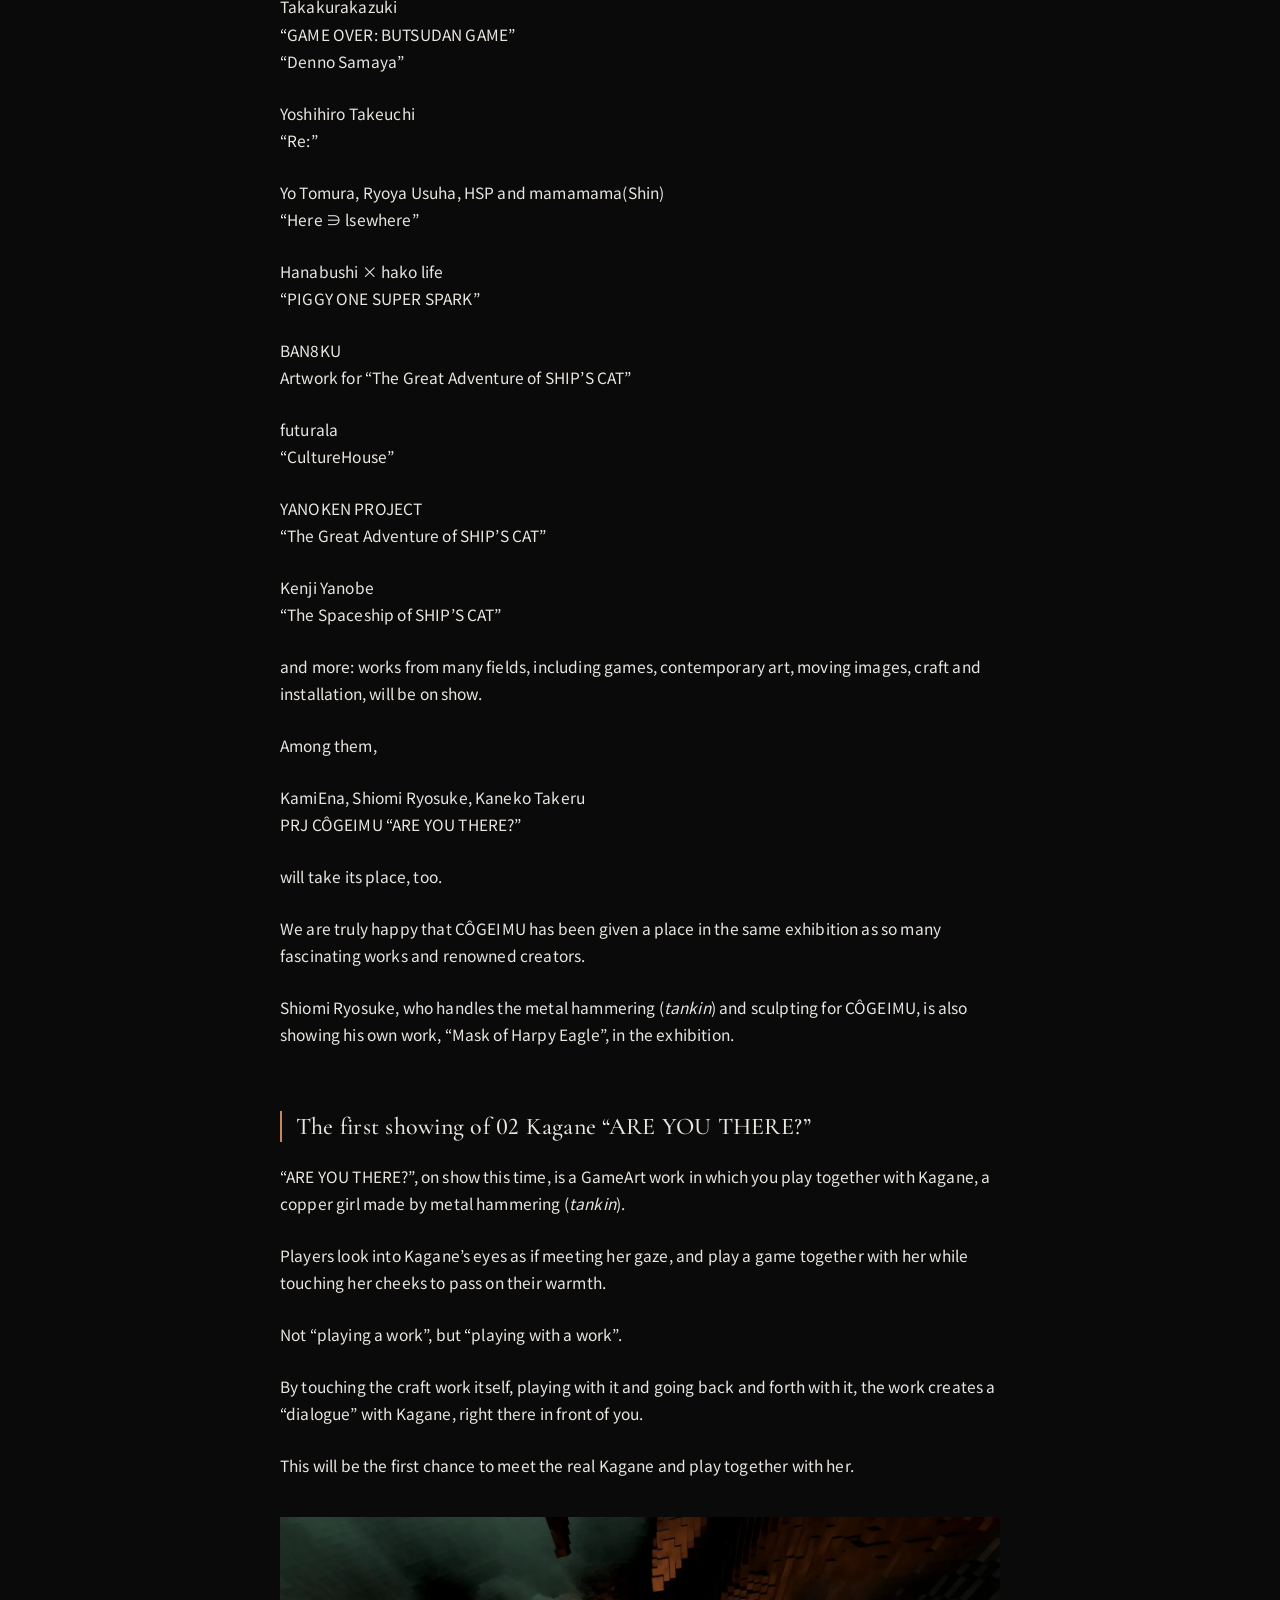
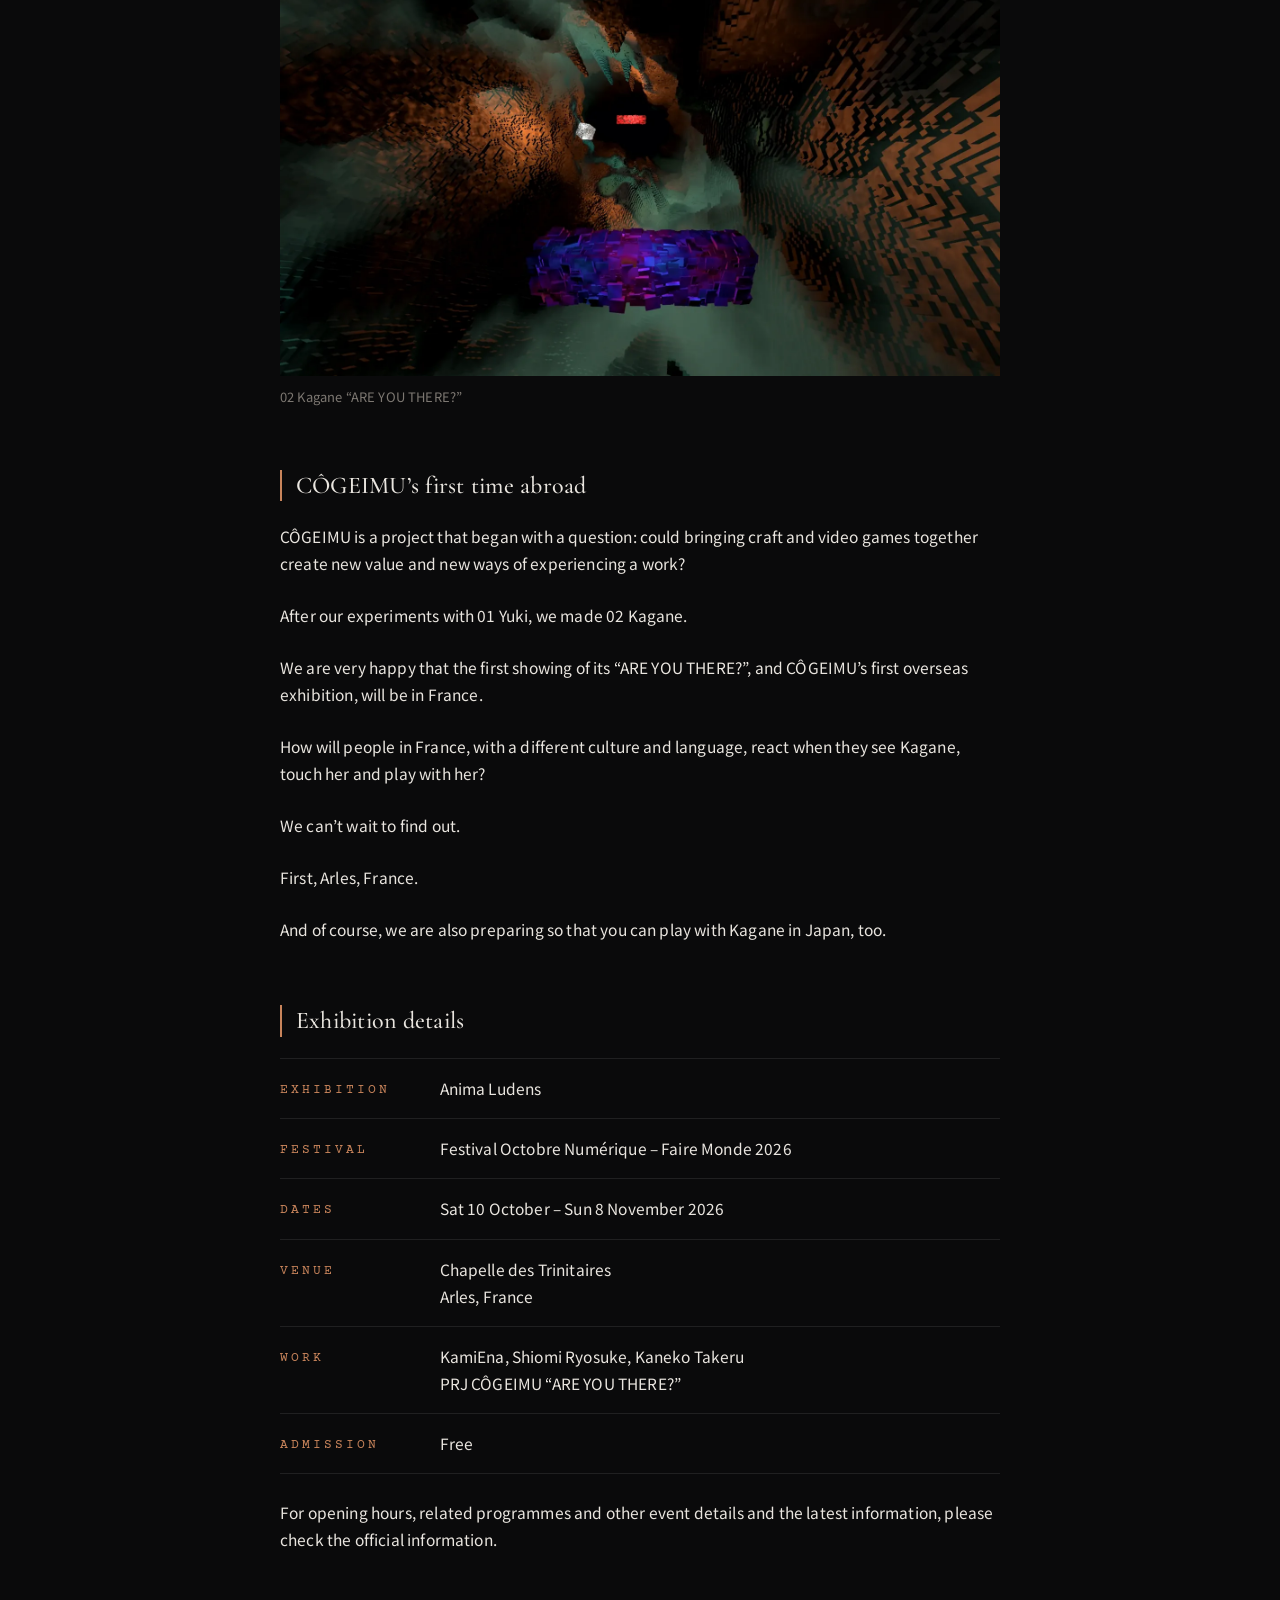
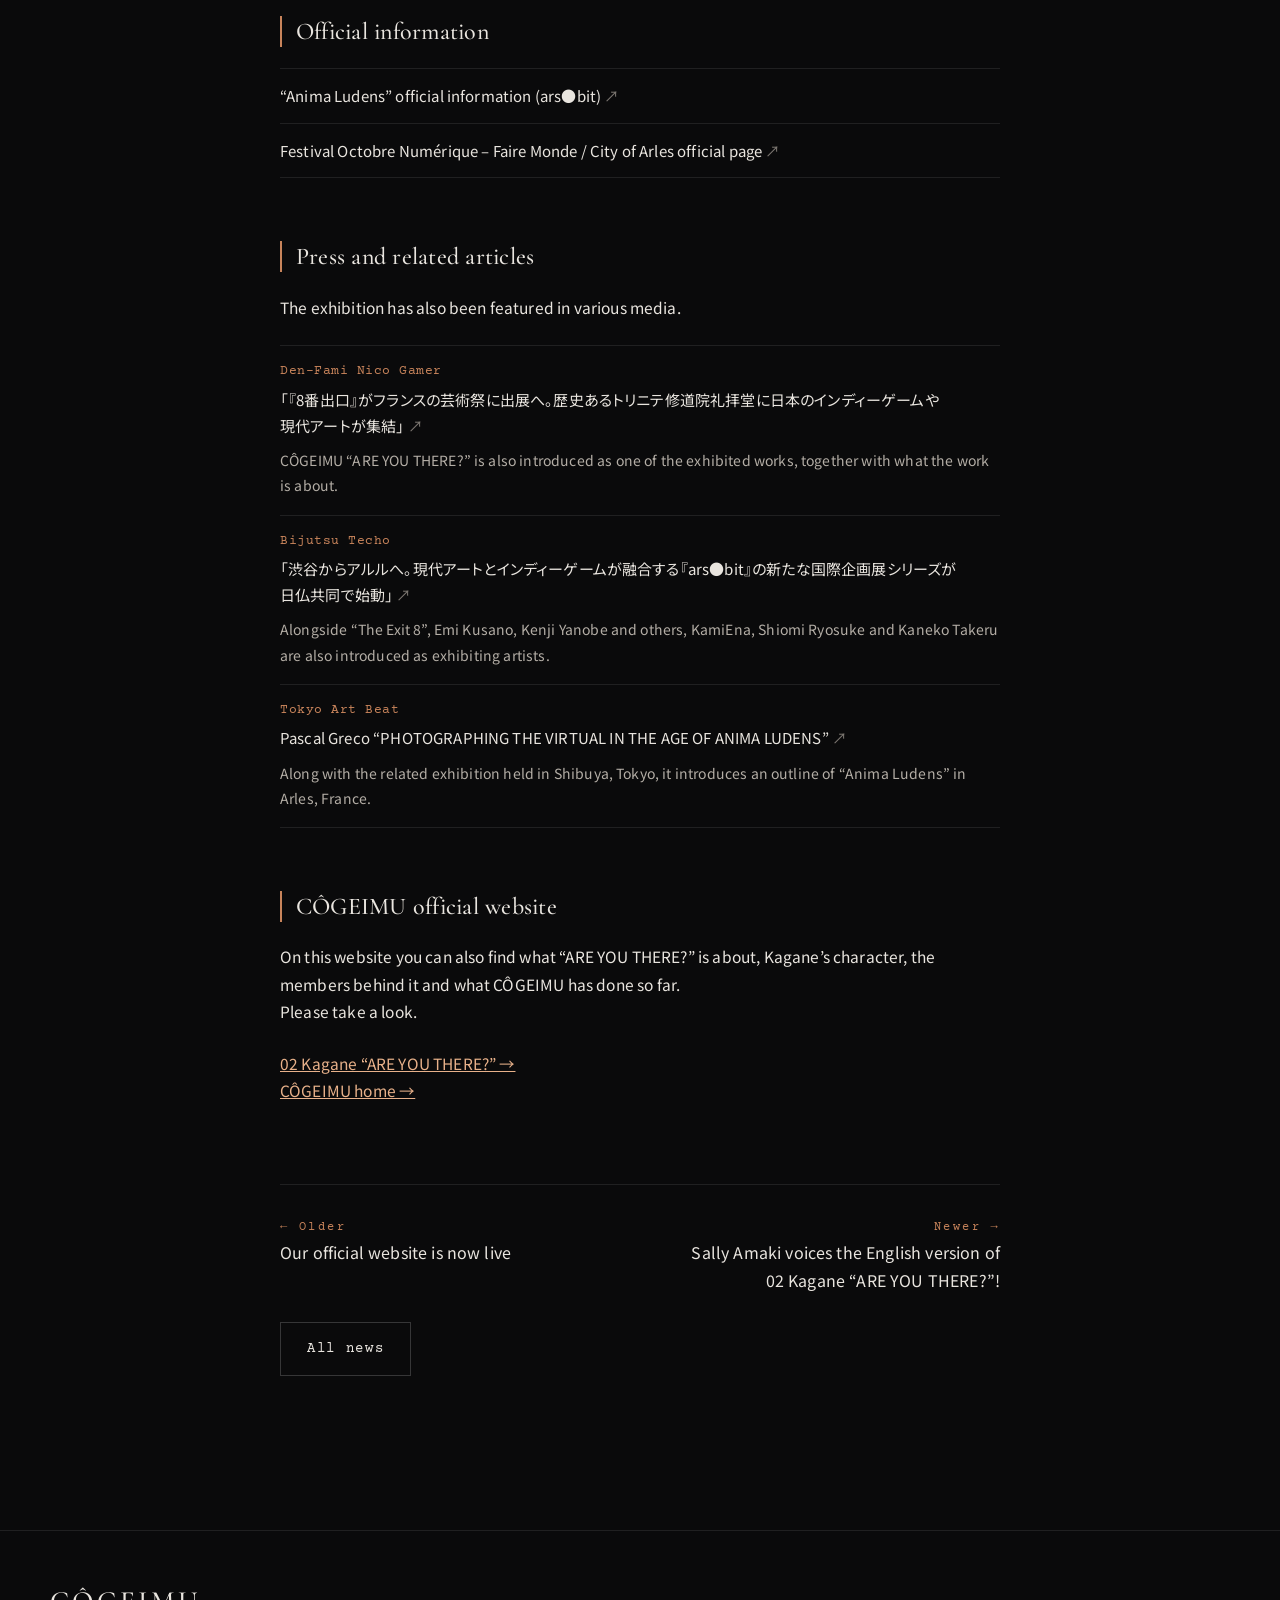
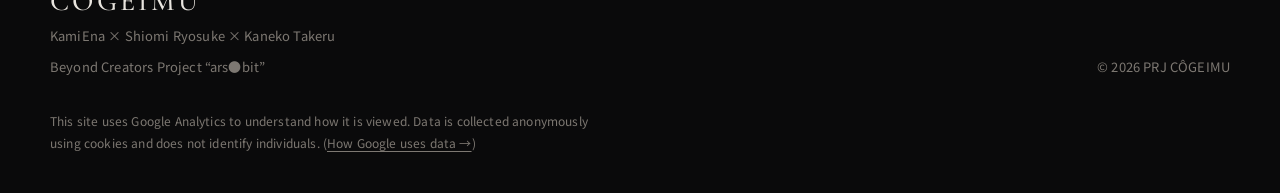
<file: news/2026-10-04-anima-ludens.html>
<!doctype html>
<html lang="ja" data-title-ja="GameArtPRJ『CÔGEIMU』初の海外出展が決定！フランス・アルル「Anima Ludens」で『ARE YOU THERE?』を初展示｜News｜PRJ CÔGEIMU" data-title-en="GameArtPRJ “CÔGEIMU” confirmed for its first overseas exhibition! “ARE YOU THERE?” to be shown for the first time at “Anima Ludens” in Arles, France | News | PRJ CÔGEIMU">
<head>
  <meta charset="utf-8">
  <meta name="viewport" content="width=device-width, initial-scale=1">
  <!-- Google tag (gtag.js) -->
  <script async src="https://www.googletagmanager.com/gtag/js?id=G-QW5S72MZCD"></script>
  <script>
    window.dataLayer = window.dataLayer || [];
    function gtag(){dataLayer.push(arguments);}
    gtag('js', new Date());
    gtag('config', 'G-QW5S72MZCD');
  </script>
  <title>GameArtPRJ『CÔGEIMU』初の海外出展が決定！フランス・アルル「Anima Ludens」で『ARE YOU THERE?』を初展示｜News｜PRJ CÔGEIMU</title>
  <meta name="description" content="PRJ CÔGEIMU（COGEIMU／コーゲイム）が、2026年10月10日からフランス・アルルで開催される展覧会「Anima Ludens（アニマ・ルーデンス）」に出展します。初の海外出展で、02 Kagane『ARE YOU THERE?』を初めて展示します。">
  <meta property="og:title" content="GameArtPRJ『CÔGEIMU』初の海外出展が決定！フランス・アルル「Anima Ludens」で『ARE YOU THERE?』を初展示 | PRJ CÔGEIMU">
  <meta property="og:description" content="2026年10月10日〜11月8日、フランス・アルル「Anima Ludens」で『ARE YOU THERE?』を初展示。 / “ARE YOU THERE?” on show at “Anima Ludens” in Arles, France, 10 Oct – 8 Nov 2026.">
  <meta property="og:type" content="article">
  <meta property="og:site_name" content="PRJ CÔGEIMU">
  <meta property="og:image" content="https://kamiena.github.io/cogeimu/assets/img/common/og.jpg">
  <meta property="og:url" content="https://kamiena.github.io/cogeimu/news/2026-10-04-anima-ludens.html">
  <link rel="canonical" href="https://kamiena.github.io/cogeimu/news/2026-10-04-anima-ludens.html">
  <meta name="twitter:card" content="summary_large_image">
  <meta name="theme-color" content="#0a0a0b">
  <link rel="icon" href="../assets/img/common/favicon-32.png" sizes="32x32" type="image/png">
  <link rel="icon" href="../assets/img/common/favicon-192.png" sizes="192x192" type="image/png">
  <link rel="apple-touch-icon" href="../assets/img/common/apple-touch-icon.png">
  <link rel="preconnect" href="https://fonts.googleapis.com">
  <link rel="preconnect" href="https://fonts.gstatic.com" crossorigin>
  <link href="https://fonts.googleapis.com/css2?family=Cormorant+Garamond:ital,wght@0,400;0,500;1,400&family=Courier+Prime:wght@400;700&family=Noto+Sans+JP:wght@400;500&family=Noto+Serif+JP:wght@400;500&display=swap" rel="stylesheet">
  <link rel="stylesheet" href="../assets/css/style.css?v=20261010f">
  <script src="../assets/js/budoux-ja.js" defer></script>
  <script src="../assets/js/main.js?v=20261010c" defer></script>
  <script type="application/ld+json">
  {
    "@context": "https://schema.org",
    "@type": "NewsArticle",
    "headline": "GameArtPRJ『CÔGEIMU』初の海外出展が決定！フランス・アルル「Anima Ludens」で『ARE YOU THERE?』を初展示",
    "datePublished": "2026-10-04",
    "image": "https://kamiena.github.io/cogeimu/assets/img/common/og.jpg",
    "author": { "@type": "Organization", "name": "PRJ CÔGEIMU", "alternateName": ["CÔGEIMU", "COGEIMU", "コーゲイム"] }
  }
  </script>
</head>
<body class="page-news">
<a class="skip" href="#main"><span lang="ja">本文へ移動</span><span lang="en">Skip to content</span></a>

<header class="site-header">
  <a class="logo" href="../">CÔGEIMU <small>Game Art Project</small></a>
  <nav class="nav" aria-label="Main">
    <ul class="nav__links" id="nav-links">
      <li><a href="../#project">Project</a></li>
      <li><a href="../works/yuki.html">01 Yuki</a></li>
      <li><a href="../works/kagane.html">02 Kagane</a></li>
      <li><a href="./" aria-current="page">News</a></li>
      <li><a href="../#contact">Contact</a></li>
    </ul>
    <div class="lang-toggle">
      <button type="button" class="lang-toggle__btn" aria-haspopup="true" aria-expanded="false" aria-label="Language: 日本語"><svg class="lang-toggle__globe" viewBox="0 0 16 16" aria-hidden="true" fill="none" stroke="currentColor" stroke-width="1.1"><circle cx="8" cy="8" r="6.5"/><ellipse cx="8" cy="8" rx="2.8" ry="6.5"/><path d="M1.5 8h13M2.6 4.6h10.8M2.6 11.4h10.8"/></svg><span class="lang-toggle__code">JP</span><span class="lang-toggle__caret" aria-hidden="true"></span></button>
      <div class="lang-menu" hidden>
        <button type="button" data-lang="ja">日本語</button>
        <button type="button" data-lang="en">English</button>
        <button type="button" data-lang="fr">Français</button>
        <button type="button" data-lang="it">Italiano</button>
        <button type="button" data-lang="es">Español</button>
        <button type="button" data-lang="de">Deutsch</button>
        <button type="button" data-lang="ko">한국어</button>
        <button type="button" data-lang="zh-Hans">简体中文</button>
        <button type="button" data-lang="zh-Hant">繁體中文</button>
      </div>
    </div>
    <button class="menu-btn" type="button" aria-label="Menu" aria-expanded="false" aria-controls="nav-links"><span></span></button>
  </nav>
</header>

<main id="main">
  <!-- a news article: header, an opening picture, then text and pictures in any order -->
  <article class="post">
    <header class="wrap wrap--post post__head">
      <p class="post__back"><a href="./">← News</a></p>
      <p class="post__meta"><time datetime="2026-10-04">2026.10.04</time><span class="news__cat">Exhibition</span></p>
      <h1 class="post__title"><span lang="ja">GameArtPRJ『CÔGEIMU』初の海外出展が決定！フランス・アルル「Anima Ludens」で<span class="nw">『ARE YOU THERE?』</span>を初展示</span><span lang="en">GameArtPRJ “CÔGEIMU” confirmed for its first overseas exhibition! <span class="nw">“ARE YOU THERE?”</span> to be shown for the first time at “Anima Ludens” in Arles, France</span></h1>
    </header>

    <figure class="post__hero">
      <img src="../assets/img/kagane/hero-kv.webp" width="1200" height="1162" alt="02 Kagane『ARE YOU THERE?』のキービジュアル" data-alt-ja="02 Kagane『ARE YOU THERE?』のキービジュアル" data-alt-en="Key visual of 02 Kagane “ARE YOU THERE?”" fetchpriority="high">
    </figure>

    <div class="wrap wrap--post post__body">
      <p>
        <span lang="ja">GameArtPRJ『CÔGEIMU（コーゲイム）』が、2026年10月10日よりフランス・アルルで開催される展覧会「Anima Ludens（アニマ・ルーデンス）」に出展することが決定しました！</span>
        <span lang="en">GameArtPRJ “CÔGEIMU” will take part in “Anima Ludens”, an exhibition opening on 10 October 2026 in Arles, France!</span>
      </p>
      <p>
        <span lang="ja">今回展示するのは、02 Kagane『ARE YOU THERE?』。</span>
        <span lang="en">On show will be 02 Kagane “ARE YOU THERE?”.</span>
      </p>
      <p>
        <span lang="ja">CÔGEIMUとして初めての海外出展であり、『ARE YOU THERE?』を実際に皆さんに体験いただく初めての展示となります。</span>
        <span lang="en">This is CÔGEIMU’s first exhibition outside Japan, and the first exhibition where you can actually experience “ARE YOU THERE?” for yourselves.</span>
      </p>
      <p>
        <span lang="ja">その最初のお披露目の場所が、なんとフランスです。</span>
        <span lang="en">And the place for that very first showing is, of all places, France.</span>
      </p>
      <p>
        <span lang="ja">CÔGEIMUとしても、そしてカミエナ自身にとっても人生初の海外出展。</span>
        <span lang="en">It is the first overseas exhibition for CÔGEIMU, and the first of KamiEna’s life, too.</span>
      </p>
      <p>
        <span lang="ja">本当に嬉しいと同時に、今からかなりドキドキしています。</span>
        <span lang="en">We are truly delighted, and at the same time already quite nervous.</span>
      </p>

      <h2><span lang="ja">フランス・アルルの芸術祭「Festival Octobre Numérique 2026」へ</span><span lang="en">To “Festival Octobre Numérique 2026”, an arts festival in Arles, France</span></h2>
      <p>
        <span lang="ja">「Anima Ludens」は、フランス・アルルで開催される芸術祭「Festival Octobre Numérique – Faire Monde 2026」の主要プログラムとして開催される展覧会です。</span>
        <span lang="en">“Anima Ludens” is an exhibition held as a main programme of “Festival Octobre Numérique – Faire Monde 2026”, an arts festival in Arles, France.</span>
      </p>
      <p>
        <span lang="ja">Festival Octobre Numériqueは、現代の創造表現と新しいテクノロジーの交差点をテーマに、展覧会をはじめ、映像、パフォーマンス、トーク、ゲームジャムなど、さまざまなプログラムを展開する芸術祭です。</span>
        <span lang="en">Festival Octobre Numérique is an arts festival themed on the crossroads of contemporary creative expression and new technology, presenting a wide range of programmes including exhibitions, film, performances, talks and game jams.</span>
      </p>

      <h2><span lang="ja">「Anima Ludens」とは</span><span lang="en">What is “Anima Ludens”?</span></h2>
      <p>
        <span lang="ja">「Anima Ludens」は、「遊ぶ人」から「遊ぶ生命」へという考え方のもと、日本の現代アートとインディーゲームを出発点に、アートとゲームに共通する「遊び」を通して、生命・テクノロジー・環境の関係を捉え直す国際展です。</span>
        <span lang="en">Built on the idea of moving from “the playing human” to “life at play”, “Anima Ludens” is an international exhibition that starts from Japanese contemporary art and indie games and, through the “play” that art and games share, rethinks the relationship between life, technology and the environment.</span>
      </p>
      <p>
        <span lang="ja">会場となるのは、フランス・アルルの歴史あるトリニテ修道院礼拝堂（Chapelle des Trinitaires）。</span>
        <span lang="en">The venue is the historic Chapelle des Trinitaires in Arles, France.</span>
      </p>
      <p>
        <span lang="ja">ゲーム、映像、絵画、彫刻、インスタレーションなど、さまざまな領域の作品が一つの空間に集まります。</span>
        <span lang="en">Works from many fields, including games, moving images, painting, sculpture and installation, come together in a single space.</span>
      </p>

      <h2><span lang="ja">『8番出口』をはじめ、数々の作品とともに出展</span><span lang="en">Exhibiting alongside “The Exit 8” and many other works</span></h2>
      <p>
        <span lang="ja">KOTAKE CREATEさん『8番出口』をはじめ、</span>
        <span lang="en">Starting with KOTAKE CREATE’s “The Exit 8”,</span>
      </p>
      <p>
        <span lang="ja">宇佐美奈緒さん<br>『I stitch my skin to the ground』</span>
        <span lang="en">Nao Usami<br>“I stitch my skin to the ground”</span>
      </p>
      <p>
        <span lang="ja">大小島真木さん<br>『渦き』<br>『fontanelle—シシ』<br>『Re forming 〈 I 〉ver.2』</span>
        <span lang="en">Maki Ohkojima<br>“Uzuki | Resonant Wounds”<br>“fontanelle—Shishi”<br>“Re forming 〈 I 〉ver.2”</span>
      </p>
      <p>
        <span lang="ja">草野絵美さん<br>『Ornament Survival – Nursing the Machine』<br>『Ornament Survival – Endless Optimization』</span>
        <span lang="en">Emi Kusano<br>“Ornament Survival – Nursing the Machine”<br>“Ornament Survival – Endless Optimization”</span>
      </p>
      <p>
        <span lang="ja">contact Gonzoさん<br>『Fortune Assholer』</span>
        <span lang="en">contact Gonzo<br>“Fortune Assholer”</span>
      </p>
      <p>
        <span lang="ja">たかくらかずきさん<br>『GAME OVER: BUTSUDAN GAME』<br>『電脳三昧耶』</span>
        <span lang="en">Takakurakazuki<br>“GAME OVER: BUTSUDAN GAME”<br>“Denno Samaya”</span>
      </p>
      <p>
        <span lang="ja">竹内義博さん<br>『Re:』</span>
        <span lang="en">Yoshihiro Takeuchi<br>“Re:”</span>
      </p>
      <p>
        <span lang="ja">戸村陽さん・薄羽涼彌さん・HSPさん・<span class="nw">ma 間マ摩（Shin）さん</span><br>『Here ∋ lsewhere』</span>
        <span lang="en">Yo Tomura, Ryoya Usuha, HSP and mamamama(Shin)<br>“Here ∋ lsewhere”</span>
      </p>
      <p>
        <span lang="ja">はなぶしさん × hako生活さん<br>『PIGGY ONE SUPER SPARK』</span>
        <span lang="en">Hanabushi × hako life<br>“PIGGY ONE SUPER SPARK”</span>
      </p>
      <p>
        <span lang="ja">BAN8KUさん<br>『SHIP’S CATの大冒険』アートワーク</span>
        <span lang="en">BAN8KU<br>Artwork for “The Great Adventure of SHIP’S CAT”</span>
      </p>
      <p>
        <span lang="ja">futuralaさん<br>『CultureHouse』</span>
        <span lang="en">futurala<br>“CultureHouse”</span>
      </p>
      <p>
        <span lang="ja">YANOKEN PROJECTさん<br>『SHIP’S CATの大冒険』</span>
        <span lang="en">YANOKEN PROJECT<br>“The Great Adventure of SHIP’S CAT”</span>
      </p>
      <p>
        <span lang="ja">ヤノベケンジさん<br>『The Spaceship of SHIP’S CAT』</span>
        <span lang="en">Kenji Yanobe<br>“The Spaceship of SHIP’S CAT”</span>
      </p>
      <p>
        <span lang="ja">など、ゲーム、現代美術、映像、工芸、インスタレーションといったさまざまな領域の作品が出展します。</span>
        <span lang="en">and more: works from many fields, including games, contemporary art, moving images, craft and installation, will be on show.</span>
      </p>
      <p>
        <span lang="ja">その中に、</span>
        <span lang="en">Among them,</span>
      </p>
      <p>
        <span lang="ja">カミエナ・塩見亮介・金子尊<br>PRJ CÔGEIMU『ARE YOU THERE?』</span>
        <span lang="en">KamiEna, Shiomi Ryosuke, Kaneko Takeru<br>PRJ CÔGEIMU “ARE YOU THERE?”</span>
      </p>
      <p>
        <span lang="ja">も並びます。</span>
        <span lang="en">will take its place, too.</span>
      </p>
      <p>
        <span lang="ja">これだけ魅力的な作品や有名なクリエイターの皆さまと同じ展覧会にCÔGEIMUを並べていただけることを、本当に嬉しく思っています。</span>
        <span lang="en">We are truly happy that CÔGEIMU has been given a place in the same exhibition as so many fascinating works and renowned creators.</span>
      </p>
      <p>
        <span lang="ja">また、CÔGEIMUで鍛金・造形を担当している塩見亮介さんも、自身の作品『鷲面附茶絲素懸縅兜袖「扇」』を同展に出展します。</span>
        <span lang="en">Shiomi Ryosuke, who handles the metal hammering (<i>tankin</i>) and sculpting for CÔGEIMU, is also showing his own work, “Mask of Harpy Eagle”, in the exhibition.</span>
      </p>

      <h2><span lang="ja">02 Kagane『ARE YOU THERE?』初のお披露目です</span><span lang="en">The first showing of 02 Kagane “ARE YOU THERE?”</span></h2>
      <p>
        <span lang="ja">今回展示する『ARE YOU THERE?』は、鍛金によって制作された銅の少女「カガネ」と一緒に遊ぶGameArt作品です。</span>
        <span lang="en">“ARE YOU THERE?”, on show this time, is a GameArt work in which you play together with Kagane, a copper girl made by metal hammering (<i>tankin</i>).</span>
      </p>
      <p>
        <span lang="ja">プレイヤーはカガネと目を合わせるようにその瞳を覗き込み、頬に触れて体温を伝えながら、一緒にゲームを遊びます。</span>
        <span lang="en">Players look into Kagane’s eyes as if meeting her gaze, and play a game together with her while touching her cheeks to pass on their warmth.</span>
      </p>
      <p>
        <span lang="ja">「作品で遊ぶ」のではなく、「作品と遊ぶ」。</span>
        <span lang="en">Not “playing a work”, but “playing with a work”.</span>
      </p>
      <p>
        <span lang="ja">工芸作品そのものと触れ合い、遊び、やり取りを重ねていくことで、目の前にいるカガネとの「対話」を生み出す作品です。</span>
        <span lang="en">By touching the craft work itself, playing with it and going back and forth with it, the work creates a “dialogue” with Kagane, right there in front of you.</span>
      </p>
      <p>
        <span lang="ja">今回が、実際のカガネと出会い、一緒に遊んでいただける初めての機会となります。</span>
        <span lang="en">This will be the first chance to meet the real Kagane and play together with her.</span>
      </p>

      <figure>
        <img src="../assets/img/kagane/ingame-pong.webp" width="1600" height="1020" loading="lazy" alt="02 Kagane『ARE YOU THERE?』のゲーム画面" data-alt-ja="02 Kagane『ARE YOU THERE?』のゲーム画面" data-alt-en="In-game screen of 02 Kagane “ARE YOU THERE?”">
        <figcaption><span lang="ja">02 Kagane『ARE YOU THERE?』</span><span lang="en">02 Kagane “ARE YOU THERE?”</span></figcaption>
      </figure>

      <h2><span lang="ja">CÔGEIMUとして、初めての海外へ</span><span lang="en">CÔGEIMU’s first time abroad</span></h2>
      <p>
        <span lang="ja">CÔGEIMUは、工芸とビデオゲームを掛け合わせることで、新しい価値や作品体験を生み出せないかというところから始まったプロジェクトです。</span>
        <span lang="en">CÔGEIMU is a project that began with a question: could bringing craft and video games together create new value and new ways of experiencing a work?</span>
      </p>
      <p>
        <span lang="ja"><span class="nw">01 Yuki</span>での試みを経て制作した、<span class="nw">02 Kagane</span>。</span>
        <span lang="en">After our experiments with 01 Yuki, we made 02 Kagane.</span>
      </p>
      <p>
        <span lang="ja">その『ARE YOU THERE?』の初披露、そしてCÔGEIMUとして初めての海外出展がフランスになることを、とても嬉しく思っています。</span>
        <span lang="en">We are very happy that the first showing of its “ARE YOU THERE?”, and CÔGEIMU’s first overseas exhibition, will be in France.</span>
      </p>
      <p>
        <span lang="ja">文化も言葉も違うフランスの皆さんが、カガネを見て、触れて、一緒に遊んだときに、どんな反応をしてくださるのか。</span>
        <span lang="en">How will people in France, with a different culture and language, react when they see Kagane, touch her and play with her?</span>
      </p>
      <p>
        <span lang="ja">今からとても楽しみです。</span>
        <span lang="en">We can’t wait to find out.</span>
      </p>
      <p>
        <span lang="ja">まずはフランス・アルルから。</span>
        <span lang="en">First, Arles, France.</span>
      </p>
      <p>
        <span lang="ja">そしてもちろん、日本でもカガネと遊んでいただける機会をつくれるよう、現在準備を進めています。</span>
        <span lang="en">And of course, we are also preparing so that you can play with Kagane in Japan, too.</span>
      </p>

      <h2><span lang="ja">開催概要</span><span lang="en">Exhibition details</span></h2>
      <dl class="facts">
        <div><dt><span lang="ja">展覧会名</span><span lang="en">Exhibition</span></dt><dd><span lang="ja">Anima Ludens（アニマ・ルーデンス）</span><span lang="en">Anima Ludens</span></dd></div>
        <div><dt><span lang="ja">フェスティバル名</span><span lang="en">Festival</span></dt><dd>Festival Octobre Numérique – Faire Monde 2026</dd></div>
        <div><dt><span lang="ja">会期</span><span lang="en">Dates</span></dt><dd><span lang="ja">2026年10月10日（土）～11月8日（日）</span><span lang="en">Sat 10 October – Sun 8 November 2026</span></dd></div>
        <div><dt><span lang="ja">会場</span><span lang="en">Venue</span></dt><dd><span lang="ja">Chapelle des Trinitaires<br>トリニテ修道院礼拝堂<br>フランス・アルル</span><span lang="en">Chapelle des Trinitaires<br>Arles, France</span></dd></div>
        <div><dt><span lang="ja">出展作品</span><span lang="en">Work</span></dt><dd><span lang="ja">カミエナ・塩見亮介・金子尊<br>PRJ CÔGEIMU『ARE YOU THERE?』</span><span lang="en">KamiEna, Shiomi Ryosuke, Kaneko Takeru<br>PRJ CÔGEIMU “ARE YOU THERE?”</span></dd></div>
        <div><dt><span lang="ja">入場料</span><span lang="en">Admission</span></dt><dd><span lang="ja">無料</span><span lang="en">Free</span></dd></div>
      </dl>
      <p>
        <span lang="ja">開催時間や関連プログラムなど、イベントの詳細・最新情報については公式情報をご確認ください。</span>
        <span lang="en">For opening hours, related programmes and other event details and the latest information, please check the official information.</span>
      </p>

      <h2><span lang="ja">公式情報</span><span lang="en">Official information</span></h2>
      <ul class="press">
        <li lang="ja"><a href="https://www.arsobit.com/anima-ludens-20260905/" target="_blank" rel="noopener"><span class="press__title">「Anima Ludens」公式情報（ars●bit）</span></a></li>
        <li lang="en"><a href="https://www.arsobit.com/en/anima-ludens-20260905-en/" target="_blank" rel="noopener"><span class="press__title">“Anima Ludens” official information (ars●bit)</span></a></li>
        <li><a href="https://arles.fr/evenements/festival-octobre-numerique-faire-monde/" target="_blank" rel="noopener"><span class="press__title"><span lang="ja">Festival Octobre Numérique – Faire Monde / アルル市公式ページ</span><span lang="en">Festival Octobre Numérique – Faire Monde / City of Arles official page</span></span></a></li>
      </ul>

      <h2><span lang="ja">掲載・関連記事</span><span lang="en">Press and related articles</span></h2>
      <p>
        <span lang="ja">本展について、各メディアでも紹介されています。</span>
        <span lang="en">The exhibition has also been featured in various media.</span>
      </p>
      <ul class="press">
        <li>
          <a href="https://news.denfaminicogamer.jp/news/2609163b" target="_blank" rel="noopener"><span class="press__meta"><span lang="ja">電ファミニコゲーマー</span><span lang="en">Den-Fami Nico Gamer</span></span><span class="press__title">「『8番出口』がフランスの芸術祭に出展へ。歴史あるトリニテ修道院礼拝堂に日本のインディーゲームや現代アートが集結」</span></a>
          <p><span lang="ja">CÔGEIMU『ARE YOU THERE?』についても、出展作品として作品内容とあわせて紹介いただいています。</span><span lang="en">CÔGEIMU “ARE YOU THERE?” is also introduced as one of the exhibited works, together with what the work is about.</span></p>
        </li>
        <li>
          <a href="https://bijutsutecho.com/magazine/news/exhibition/33085" target="_blank" rel="noopener"><span class="press__meta"><span lang="ja">美術手帖</span><span lang="en">Bijutsu Techo</span></span><span class="press__title">「渋谷からアルルへ。現代アートとインディーゲームが融合する『ars●bit』の新たな国際企画展シリーズが日仏共同で始動」</span></a>
          <p><span lang="ja">『8番出口』、草野絵美さん、ヤノベケンジさんらとともに、出展作家としてカミエナ・塩見亮介・金子尊も紹介されています。</span><span lang="en">Alongside “The Exit 8”, Emi Kusano, Kenji Yanobe and others, KamiEna, Shiomi Ryosuke and Kaneko Takeru are also introduced as exhibiting artists.</span></p>
        </li>
        <li>
          <a lang="ja" href="https://www.tokyoartbeat.com/events/-/Pascal-Greco-Photographing-The-Virtual-In-The-Age-of-Anima-Ludens/shibuya-sakura-stage/2026-09-25" target="_blank" rel="noopener"><span class="press__meta">Tokyo Art Beat</span><span class="press__title">Pascal Greco「PHOTOGRAPHING THE VIRTUAL IN THE AGE OF ANIMA LUDENS」</span></a>
          <a lang="en" href="https://www.tokyoartbeat.com/en/events/-/Pascal-Greco-Photographing-The-Virtual-In-The-Age-of-Anima-Ludens/shibuya-sakura-stage/2026-09-25" target="_blank" rel="noopener"><span class="press__meta">Tokyo Art Beat</span><span class="press__title">Pascal Greco “PHOTOGRAPHING THE VIRTUAL IN THE AGE OF ANIMA LUDENS”</span></a>
          <p><span lang="ja">東京・渋谷で開催された関連企画の紹介とあわせて、フランス・アルルで開催される「Anima Ludens」の概要について紹介されています。</span><span lang="en">Along with the related exhibition held in Shibuya, Tokyo, it introduces an outline of “Anima Ludens” in Arles, France.</span></p>
        </li>
      </ul>

      <h2><span lang="ja">CÔGEIMU公式WEBサイト</span><span lang="en">CÔGEIMU official website</span></h2>
      <p>
        <span lang="ja">『ARE YOU THERE?』の作品内容やカガネのキャラクター、制作メンバー、CÔGEIMUのこれまでの取り組みなども公開しています。<br>ぜひあわせてご覧ください。</span>
        <span lang="en">On this website you can also find what “ARE YOU THERE?” is about, Kagane’s character, the members behind it and what CÔGEIMU has done so far.<br>Please take a look.</span>
      </p>
      <p>
        <a href="../works/kagane.html"><span lang="ja">02 Kagane『ARE YOU THERE?』の作品ページへ →</span><span lang="en">02 Kagane “ARE YOU THERE?” →</span></a><br>
        <a href="../"><span lang="ja">CÔGEIMU 公式サイトのトップへ →</span><span lang="en">CÔGEIMU home →</span></a>
      </p>
    </div>

    <footer class="wrap wrap--post post__foot">
      <nav class="post-nav" aria-label="News"><a href="2026-10-03-website.html" class="post-nav__prev"><small>← <span lang="ja">古い記事</span><span lang="en">Older</span></small><span><span lang="ja">公式ウェブサイトを公開しました</span><span lang="en">Our official website is now live</span></span></a><a href="2026-10-05-english-voice.html" class="post-nav__next"><small><span lang="ja">新しい記事</span><span lang="en">Newer</span> →</small><span><span lang="ja"><span class="nw">02 Kagane</span><span class="nw">『ARE YOU THERE?』</span>英語ボイスを天城サリーさんに担当いただきました！</span><span lang="en">Sally Amaki voices the English version of <span class="nw">02 Kagane</span> <span class="nw">“ARE YOU THERE?”</span>!</span></span></a></nav>
      <a class="btn" href="./"><span lang="ja">ニュース一覧へ</span><span lang="en">All news</span></a>
    </footer>
  </article>
</main>

<footer class="site-footer">
  <div class="wrap">
    <div>
      <a class="logo" href="../">CÔGEIMU</a>
      <p><span lang="ja">カミエナ × 塩見亮介 × 金子尊</span><span lang="en">KamiEna × Shiomi Ryosuke × Kaneko Takeru</span></p>
      <p>Beyond Creators Project “ars●bit”</p>
    </div>
    <p>© <span data-year>2026</span> PRJ CÔGEIMU</p>
    <p class="site-footer__note"><span lang="ja">このサイトでは、閲覧状況を知るために Google アナリティクスを使用しています。データは Cookie を使って匿名で集めており、個人を特定するものではありません。（<a href="https://policies.google.com/technologies/partner-sites?hl=ja" target="_blank" rel="noopener">Google によるデータの使用について →</a>）</span><span lang="en">This site uses Google Analytics to understand how it is viewed. Data is collected anonymously using cookies and does not identify individuals. (<a href="https://policies.google.com/technologies/partner-sites?hl=en" target="_blank" rel="noopener">How Google uses data →</a>)</span></p>
  </div>
</footer>
<div class="grain" aria-hidden="true"></div>
</body>
</html>
</file>
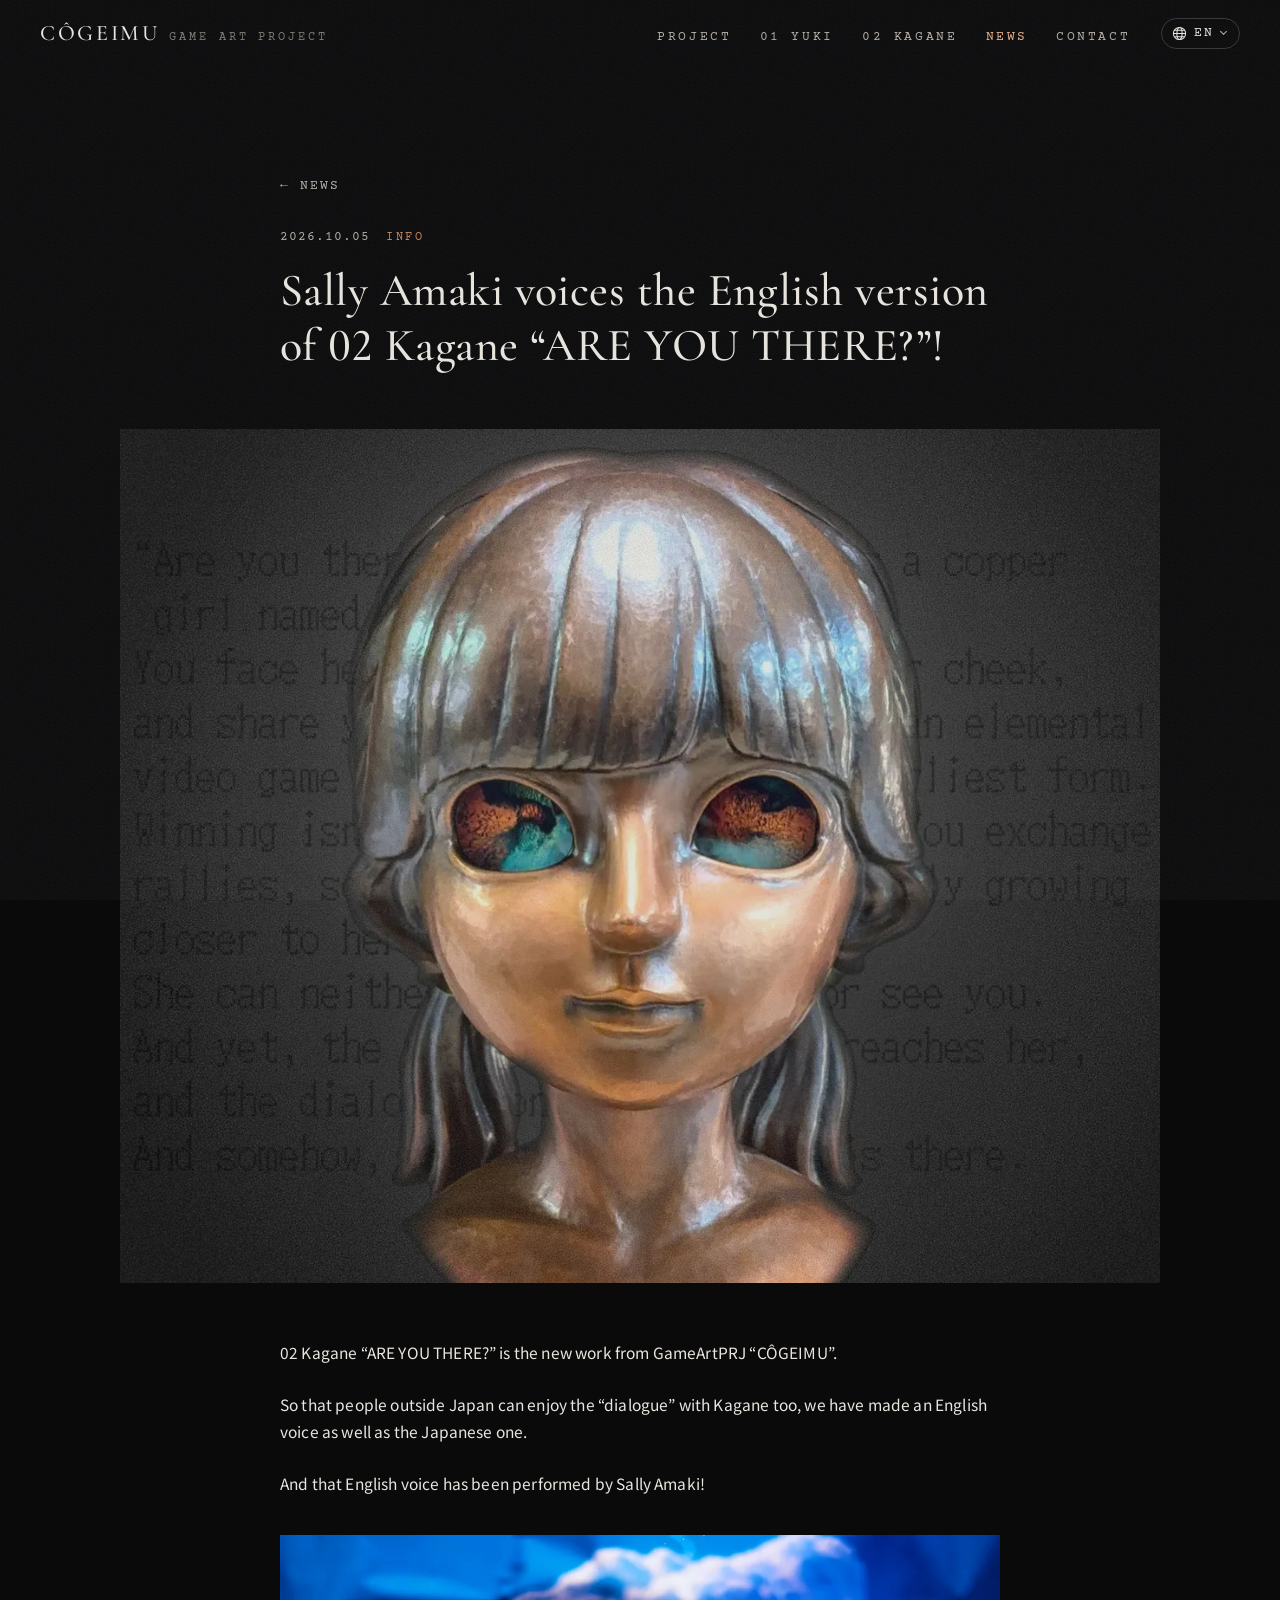
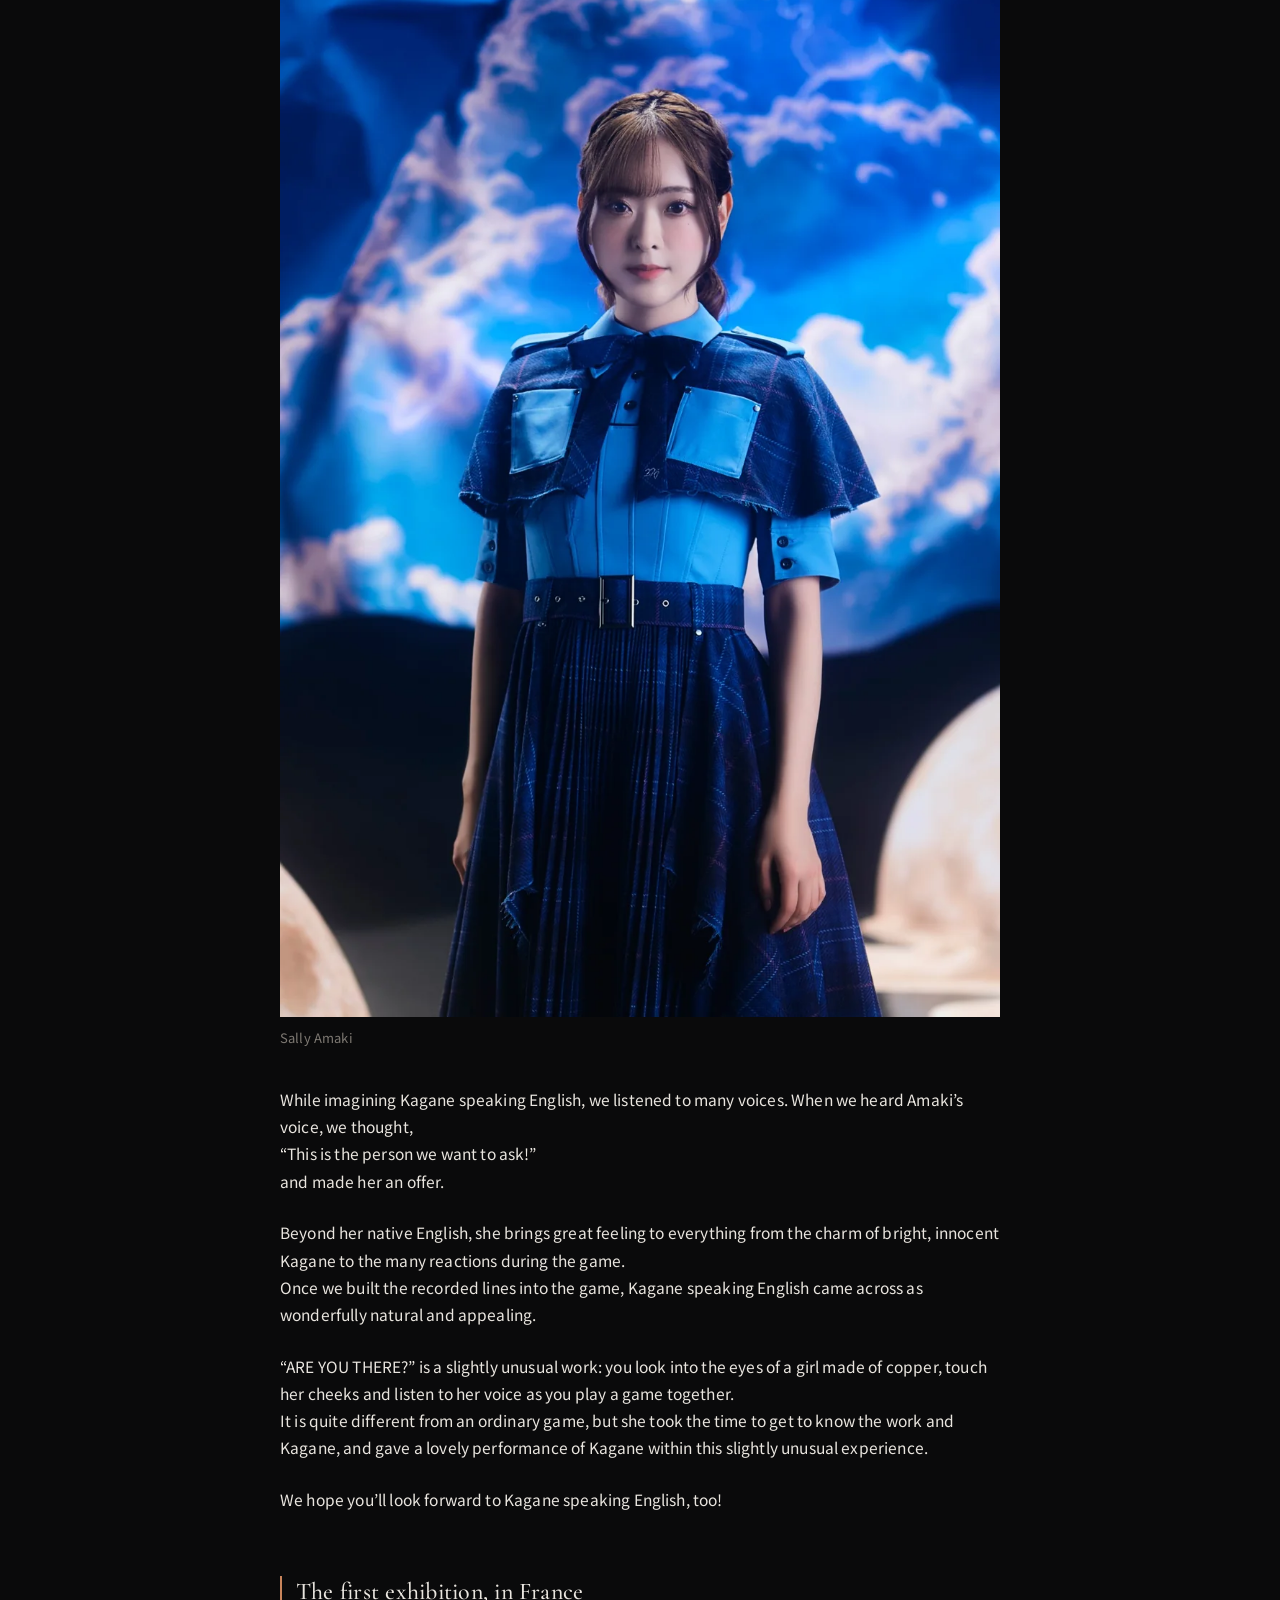
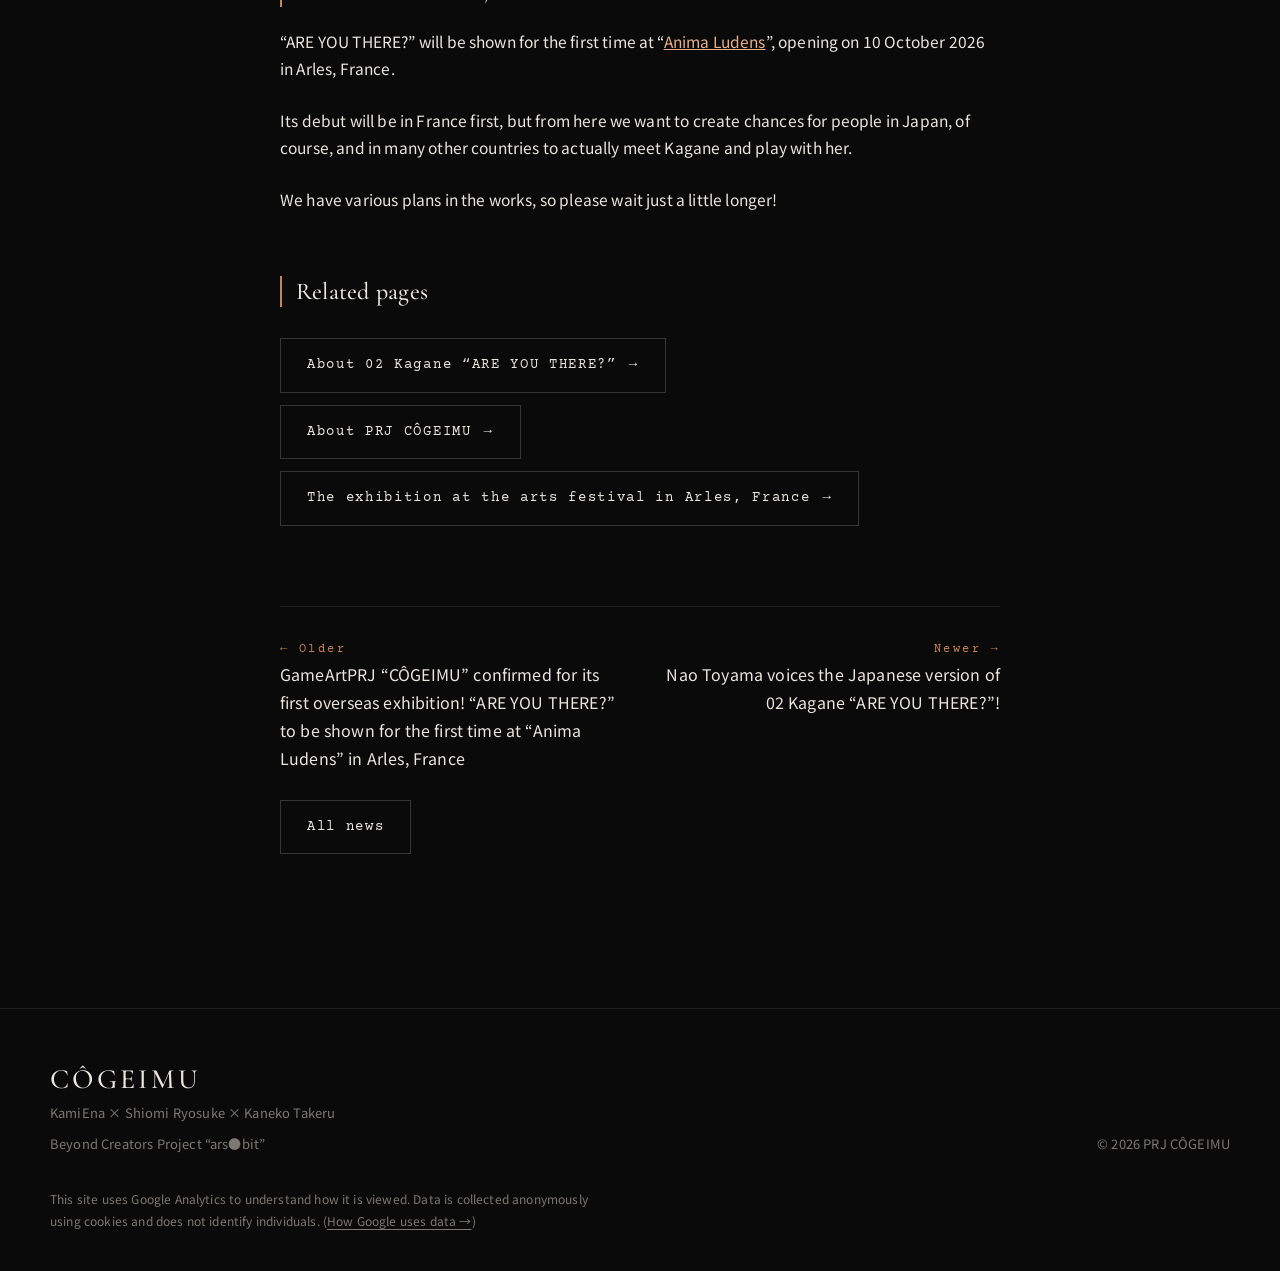
<file: news/2026-10-05-english-voice.html>
<!doctype html>
<html lang="ja" data-title-ja="02 Kagane『ARE YOU THERE?』英語ボイスを天城サリーさんに担当いただきました！｜News｜PRJ CÔGEIMU" data-title-en="Sally Amaki voices the English version of 02 Kagane “ARE YOU THERE?”! | News | PRJ CÔGEIMU">
<head>
  <meta charset="utf-8">
  <meta name="viewport" content="width=device-width, initial-scale=1">
  <!-- Google tag (gtag.js) -->
  <script async src="https://www.googletagmanager.com/gtag/js?id=G-QW5S72MZCD"></script>
  <script>
    window.dataLayer = window.dataLayer || [];
    function gtag(){dataLayer.push(arguments);}
    gtag('js', new Date());
    gtag('config', 'G-QW5S72MZCD');
  </script>
  <title>02 Kagane『ARE YOU THERE?』英語ボイスを天城サリーさんに担当いただきました！｜News｜PRJ CÔGEIMU</title>
  <meta name="description" content="PRJ CÔGEIMU（COGEIMU／コーゲイム）の新作 02 Kagane『ARE YOU THERE?』の英語ボイスを、天城サリーさんに担当いただきました。">
  <meta property="og:title" content="02 Kagane『ARE YOU THERE?』英語ボイスを天城サリーさんに担当いただきました！ | PRJ CÔGEIMU">
  <meta property="og:description" content="02 Kagane『ARE YOU THERE?』の英語ボイスを天城サリーさんに担当いただきました。 / Sally Amaki voices Kagane in English.">
  <meta property="og:type" content="article">
  <meta property="og:site_name" content="PRJ CÔGEIMU">
  <meta property="og:image" content="https://kamiena.github.io/cogeimu/assets/img/common/og.jpg">
  <meta property="og:url" content="https://kamiena.github.io/cogeimu/news/2026-10-05-english-voice.html">
  <link rel="canonical" href="https://kamiena.github.io/cogeimu/news/2026-10-05-english-voice.html">
  <meta name="twitter:card" content="summary_large_image">
  <meta name="theme-color" content="#0a0a0b">
  <link rel="icon" href="../assets/img/common/favicon-32.png" sizes="32x32" type="image/png">
  <link rel="icon" href="../assets/img/common/favicon-192.png" sizes="192x192" type="image/png">
  <link rel="apple-touch-icon" href="../assets/img/common/apple-touch-icon.png">
  <link rel="preconnect" href="https://fonts.googleapis.com">
  <link rel="preconnect" href="https://fonts.gstatic.com" crossorigin>
  <link href="https://fonts.googleapis.com/css2?family=Cormorant+Garamond:ital,wght@0,400;0,500;1,400&family=Courier+Prime:wght@400;700&family=Noto+Sans+JP:wght@400;500&family=Noto+Serif+JP:wght@400;500&display=swap" rel="stylesheet">
  <link rel="stylesheet" href="../assets/css/style.css?v=20261010f">
  <script src="../assets/js/budoux-ja.js" defer></script>
  <script src="../assets/js/main.js?v=20261010c" defer></script>
  <script type="application/ld+json">
  {
    "@context": "https://schema.org",
    "@type": "NewsArticle",
    "headline": "02 Kagane『ARE YOU THERE?』英語ボイスを天城サリーさんに担当いただきました！",
    "datePublished": "2026-10-05",
    "image": "https://kamiena.github.io/cogeimu/assets/img/common/og.jpg",
    "author": { "@type": "Organization", "name": "PRJ CÔGEIMU", "alternateName": ["CÔGEIMU", "COGEIMU", "コーゲイム"] }
  }
  </script>
</head>
<body class="page-news">
<a class="skip" href="#main"><span lang="ja">本文へ移動</span><span lang="en">Skip to content</span></a>

<header class="site-header">
  <a class="logo" href="../">CÔGEIMU <small>Game Art Project</small></a>
  <nav class="nav" aria-label="Main">
    <ul class="nav__links" id="nav-links">
      <li><a href="../#project">Project</a></li>
      <li><a href="../works/yuki.html">01 Yuki</a></li>
      <li><a href="../works/kagane.html">02 Kagane</a></li>
      <li><a href="./" aria-current="page">News</a></li>
      <li><a href="../#contact">Contact</a></li>
    </ul>
    <div class="lang-toggle">
      <button type="button" class="lang-toggle__btn" aria-haspopup="true" aria-expanded="false" aria-label="Language: 日本語"><svg class="lang-toggle__globe" viewBox="0 0 16 16" aria-hidden="true" fill="none" stroke="currentColor" stroke-width="1.1"><circle cx="8" cy="8" r="6.5"/><ellipse cx="8" cy="8" rx="2.8" ry="6.5"/><path d="M1.5 8h13M2.6 4.6h10.8M2.6 11.4h10.8"/></svg><span class="lang-toggle__code">JP</span><span class="lang-toggle__caret" aria-hidden="true"></span></button>
      <div class="lang-menu" hidden>
        <button type="button" data-lang="ja">日本語</button>
        <button type="button" data-lang="en">English</button>
        <button type="button" data-lang="fr">Français</button>
        <button type="button" data-lang="it">Italiano</button>
        <button type="button" data-lang="es">Español</button>
        <button type="button" data-lang="de">Deutsch</button>
        <button type="button" data-lang="ko">한국어</button>
        <button type="button" data-lang="zh-Hans">简体中文</button>
        <button type="button" data-lang="zh-Hant">繁體中文</button>
      </div>
    </div>
    <button class="menu-btn" type="button" aria-label="Menu" aria-expanded="false" aria-controls="nav-links"><span></span></button>
  </nav>
</header>

<main id="main">
  <!-- a news article: header, an opening picture, then text and pictures in any order -->
  <article class="post">
    <header class="wrap wrap--post post__head">
      <p class="post__back"><a href="./">← News</a></p>
      <p class="post__meta"><time datetime="2026-10-05">2026.10.05</time><span class="news__cat">Info</span></p>
      <h1 class="post__title"><span lang="ja"><span class="nw">02 Kagane</span><span class="nw">『ARE YOU THERE?』</span>英語ボイスを天城サリーさんに担当いただきました！</span><span lang="en">Sally Amaki voices the English version of <span class="nw">02 Kagane</span> <span class="nw">“ARE YOU THERE?”</span>!</span></h1>
    </header>

    <figure class="post__hero">
      <img src="../assets/img/kagane/hero-face.webp" width="1200" height="986" alt="銅の鍛金でつくられた少女の像 カガネ" data-alt-ja="銅の鍛金でつくられた少女の像 カガネ" data-alt-en="Kagane, a girl hammered from copper" fetchpriority="high">
    </figure>

    <div class="wrap wrap--post post__body">
      <p>
        <span lang="ja">GameArtPRJ『CÔGEIMU』の新作、<span class="nw">02 Kagane</span>『ARE YOU THERE?』。</span>
        <span lang="en">02 Kagane “ARE YOU THERE?” is the new work from GameArtPRJ “CÔGEIMU”.</span>
      </p>
      <p>
        <span lang="ja">本作では、海外の方にもカガネとの“対話”を楽しんでいただけるよう、日本語だけでなく英語ボイスも制作しています。</span>
        <span lang="en">So that people outside Japan can enjoy the “dialogue” with Kagane too, we have made an English voice as well as the Japanese one.</span>
      </p>
      <p>
        <span lang="ja">そして今回、その英語ボイスを天城サリーさんに担当いただきました！</span>
        <span lang="en">And that English voice has been performed by Sally Amaki!</span>
      </p>

      <figure>
        <img src="../assets/img/news/2026-10-05-sally-amaki.webp" width="1000" height="1503" loading="lazy" alt="天城サリーさん" data-alt-ja="天城サリーさん" data-alt-en="Sally Amaki">
        <figcaption><span lang="ja">天城サリーさん</span><span lang="en">Sally Amaki</span></figcaption>
      </figure>

      <p>
        <span lang="ja">英語で話すカガネを考える中で、いろいろな方のお声を聴かせていただいたのですが、天城さんのお声を聴いたときに、<br>「ぜひこの方にお願いしたい！」<br>と思い、オファーさせていただきました。</span>
        <span lang="en">While imagining Kagane speaking English, we listened to many voices. When we heard Amaki’s voice, we thought,<br>“This is the person we want to ask!”<br>and made her an offer.</span>
      </p>
      <p>
        <span lang="ja">ネイティブな英語はもちろん、明るく天真爛漫なカガネの可愛らしさや、ゲーム中のさまざまなリアクションまで、とても感情豊かに演じていただいています。<br>実際に収録したボイスをゲームに組み込んでみても、英語で話すカガネをとても自然に、魅力的に仕上げていただきました。</span>
        <span lang="en">Beyond her native English, she brings great feeling to everything from the charm of bright, innocent Kagane to the many reactions during the game.<br>Once we built the recorded lines into the game, Kagane speaking English came across as wonderfully natural and appealing.</span>
      </p>
      <p>
        <span lang="ja">今回の『ARE YOU THERE?』は、銅でできた少女の瞳を覗き、頬に触れ、声を聞きながら、一緒にゲームを遊ぶという少し変わった作品です。<br>通常のゲームとはかなり異なる作品ではありますが、作品やカガネのことも知っていただきながら、この少し変わった体験の中にいるカガネを、とても素敵に演じていただきました。</span>
        <span lang="en">“ARE YOU THERE?” is a slightly unusual work: you look into the eyes of a girl made of copper, touch her cheeks and listen to her voice as you play a game together.<br>It is quite different from an ordinary game, but she took the time to get to know the work and Kagane, and gave a lovely performance of Kagane within this slightly unusual experience.</span>
      </p>
      <p>
        <span lang="ja">英語で話すカガネも、ぜひ楽しみにしていただけたら嬉しいです！</span>
        <span lang="en">We hope you’ll look forward to Kagane speaking English, too!</span>
      </p>

      <h2><span lang="ja">フランスでの初展示について</span><span lang="en">The first exhibition, in France</span></h2>
      <p>
        <span lang="ja">『ARE YOU THERE?』は、2026年10月10日よりフランス・アルルで開催される「<a href="2026-10-04-anima-ludens.html">Anima Ludens</a>」にて初展示を迎えます。</span>
        <span lang="en">“ARE YOU THERE?” will be shown for the first time at “<a href="2026-10-04-anima-ludens.html">Anima Ludens</a>”, opening on 10 October 2026 in Arles, France.</span>
      </p>
      <p>
        <span lang="ja">まずはフランスからのお披露目となりますが、今後は日本はもちろん、さまざまな国の方にも実際にカガネと出会い、一緒に遊んでいただける機会をつくっていきたいと考えています。</span>
        <span lang="en">Its debut will be in France first, but from here we want to create chances for people in Japan, of course, and in many other countries to actually meet Kagane and play with her.</span>
      </p>
      <p>
        <span lang="ja">色々と計画を進めていますので、こちらはもう少々お待ちください！</span>
        <span lang="en">We have various plans in the works, so please wait just a little longer!</span>
      </p>

      <h2><span lang="ja">関連ページ</span><span lang="en">Related pages</span></h2>
      <div class="post__links">
        <a class="btn" href="../works/kagane.html"><span lang="ja">02 Kagane『ARE YOU THERE?』の作品紹介</span><span lang="en">About 02 Kagane “ARE YOU THERE?”</span> <span aria-hidden="true">→</span></a>
        <a class="btn" href="../#project"><span lang="ja">PRJ CÔGEIMU について</span><span lang="en">About PRJ CÔGEIMU</span> <span aria-hidden="true">→</span></a>
        <a class="btn" href="2026-10-04-anima-ludens.html"><span lang="ja">フランス・アルルの芸術祭での<span class="nw">展示について</span></span><span lang="en">The exhibition at the arts festival in Arles, France</span> <span aria-hidden="true">→</span></a>
      </div>
    </div>

    <footer class="wrap wrap--post post__foot">
      <nav class="post-nav" aria-label="News"><a href="2026-10-04-anima-ludens.html" class="post-nav__prev"><small>← <span lang="ja">古い記事</span><span lang="en">Older</span></small><span><span lang="ja">GameArtPRJ『CÔGEIMU』初の海外出展が決定！フランス・アルル「Anima Ludens」で<span class="nw">『ARE YOU THERE?』</span>を初展示</span><span lang="en">GameArtPRJ “CÔGEIMU” confirmed for its first overseas exhibition! <span class="nw">“ARE YOU THERE?”</span> to be shown for the first time at “Anima Ludens” in Arles, France</span></span></a><a href="2026-10-06-japanese-voice.html" class="post-nav__next"><small><span lang="ja">新しい記事</span><span lang="en">Newer</span> →</small><span><span lang="ja"><span class="nw">02 Kagane</span><span class="nw">『ARE YOU THERE?』</span>日本語ボイスを東山奈央さんに担当いただきました！</span><span lang="en">Nao Toyama voices the Japanese version of <span class="nw">02 Kagane</span> <span class="nw">“ARE YOU THERE?”</span>!</span></span></a></nav>
      <a class="btn" href="./"><span lang="ja">ニュース一覧へ</span><span lang="en">All news</span></a>
    </footer>
  </article>
</main>

<footer class="site-footer">
  <div class="wrap">
    <div>
      <a class="logo" href="../">CÔGEIMU</a>
      <p><span lang="ja">カミエナ × 塩見亮介 × 金子尊</span><span lang="en">KamiEna × Shiomi Ryosuke × Kaneko Takeru</span></p>
      <p>Beyond Creators Project “ars●bit”</p>
    </div>
    <p>© <span data-year>2026</span> PRJ CÔGEIMU</p>
    <p class="site-footer__note"><span lang="ja">このサイトでは、閲覧状況を知るために Google アナリティクスを使用しています。データは Cookie を使って匿名で集めており、個人を特定するものではありません。（<a href="https://policies.google.com/technologies/partner-sites?hl=ja" target="_blank" rel="noopener">Google によるデータの使用について →</a>）</span><span lang="en">This site uses Google Analytics to understand how it is viewed. Data is collected anonymously using cookies and does not identify individuals. (<a href="https://policies.google.com/technologies/partner-sites?hl=en" target="_blank" rel="noopener">How Google uses data →</a>)</span></p>
  </div>
</footer>
<div class="grain" aria-hidden="true"></div>
</body>
</html>
</file>
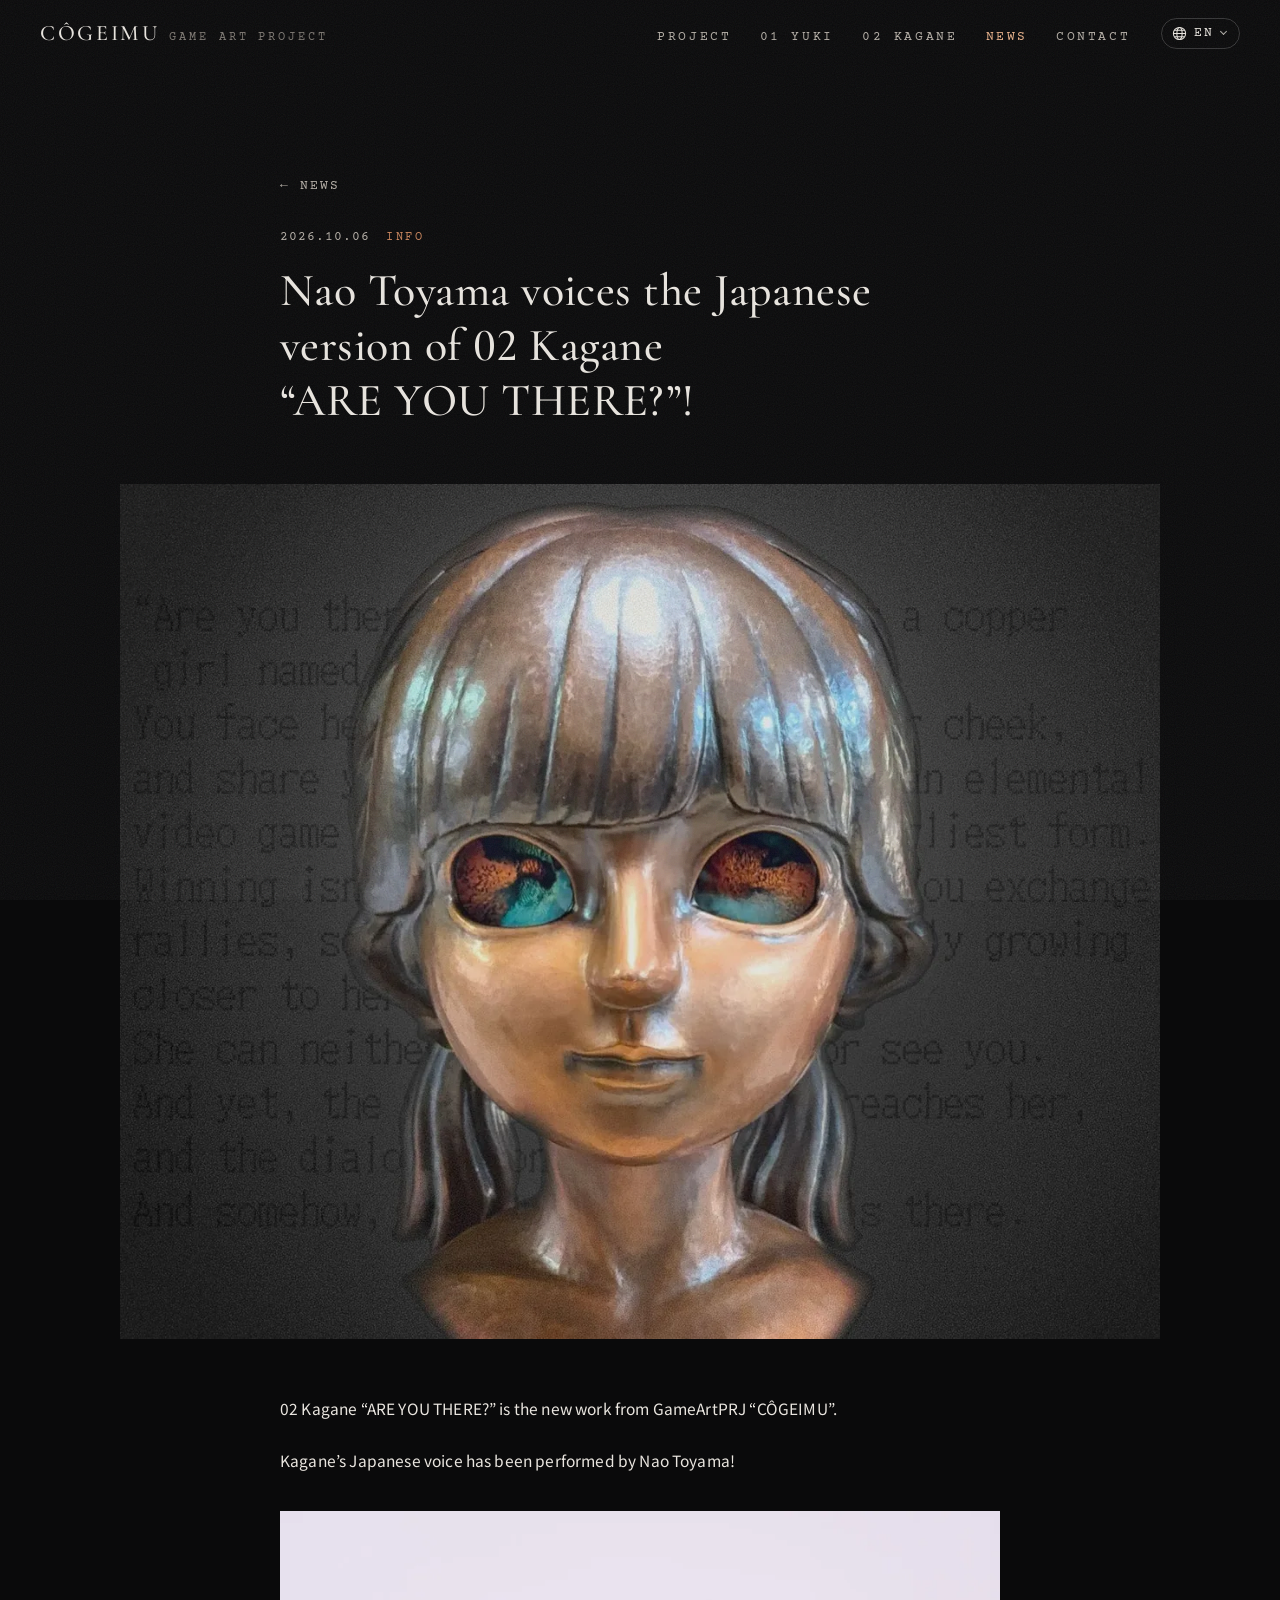
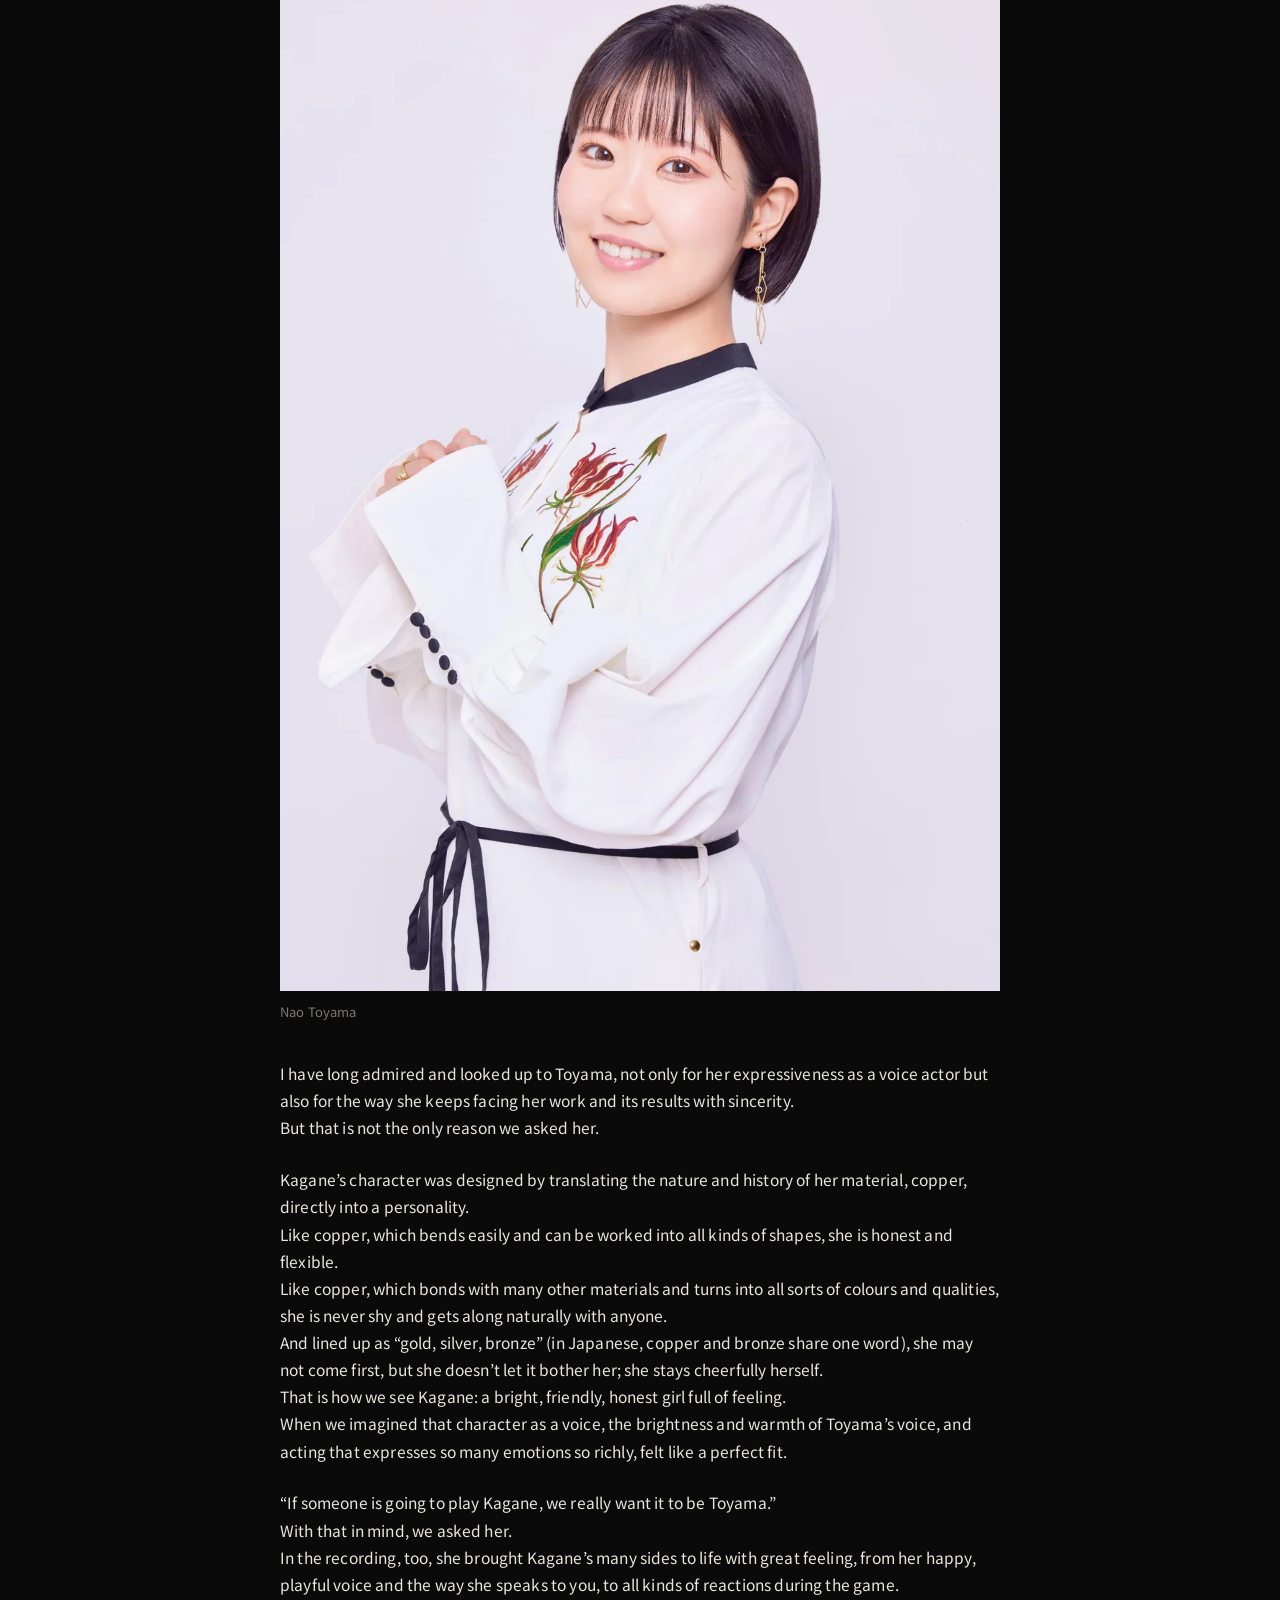
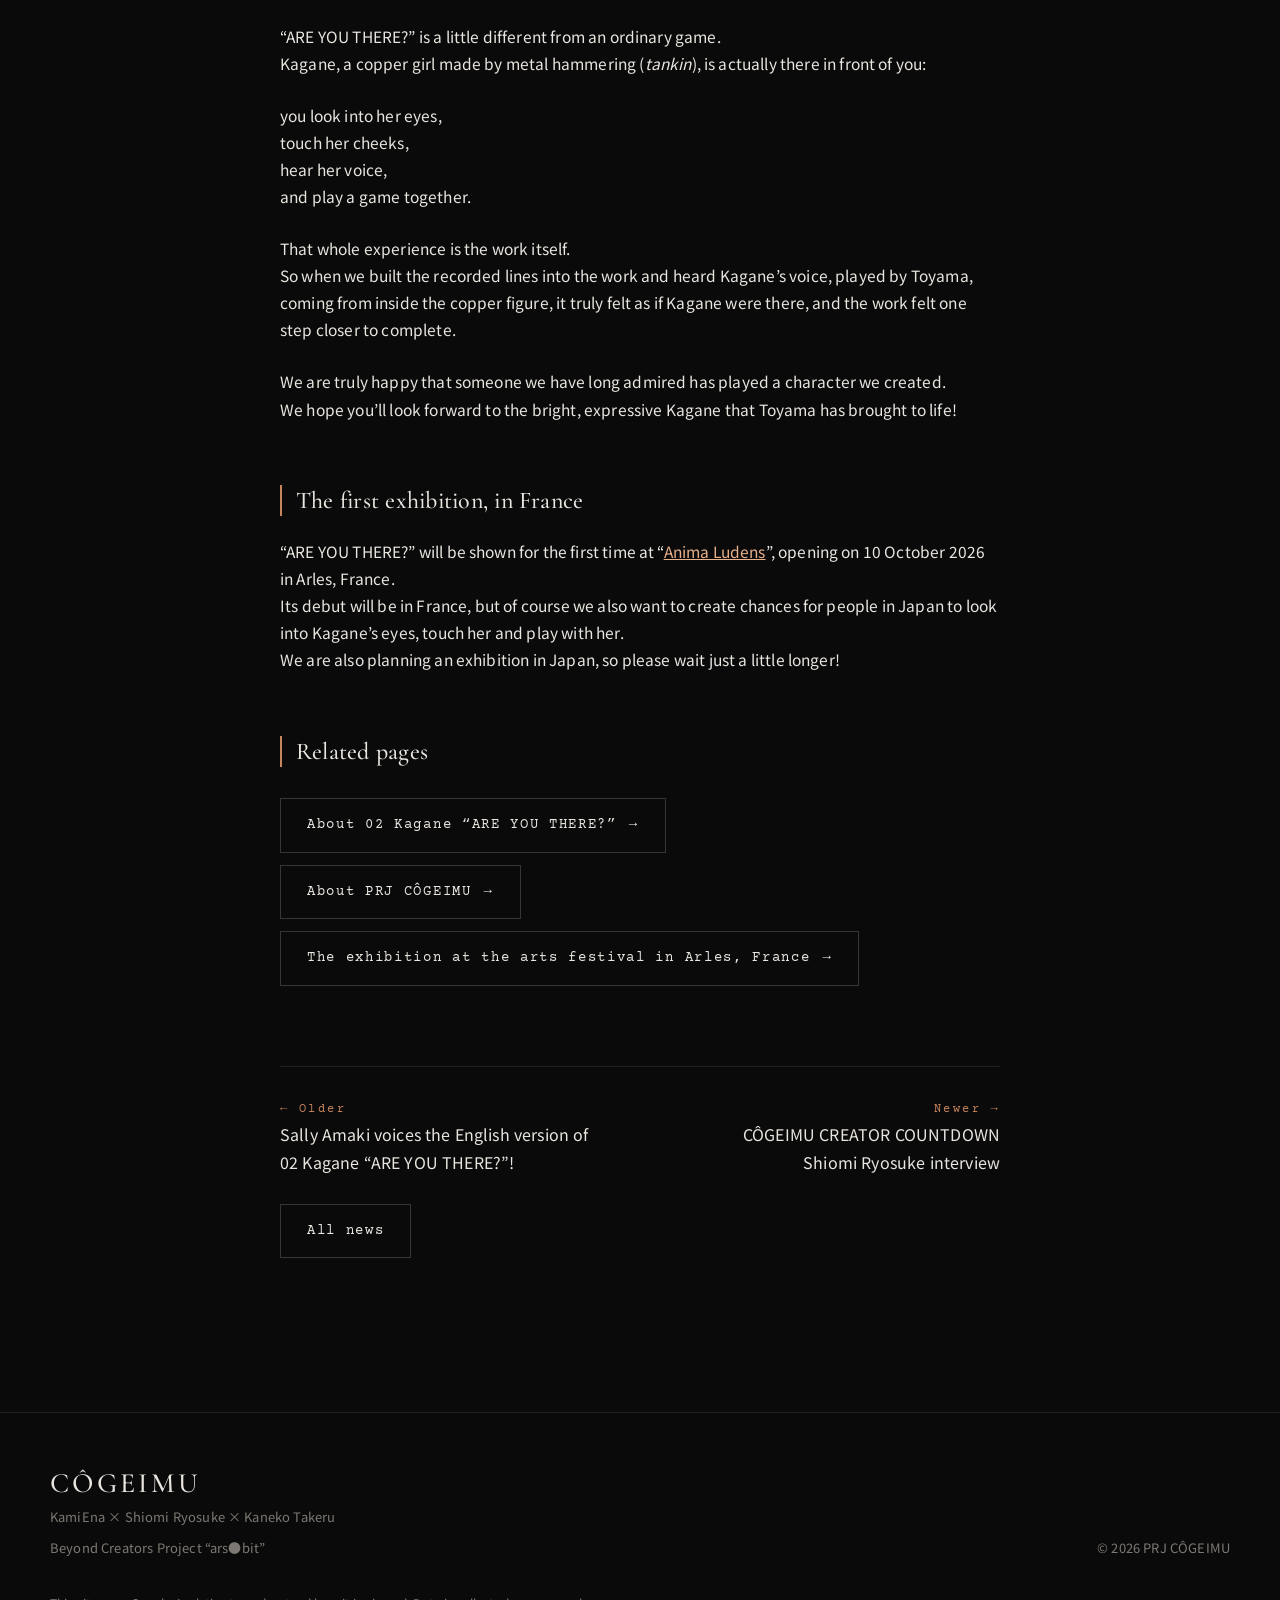
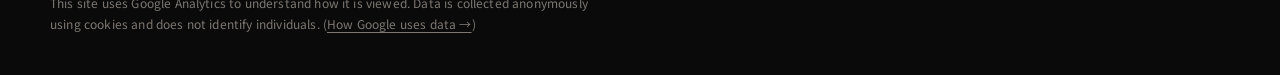
<file: news/2026-10-06-japanese-voice.html>
<!doctype html>
<html lang="ja" data-title-ja="02 Kagane『ARE YOU THERE?』日本語ボイスを東山奈央さんに担当いただきました！｜News｜PRJ CÔGEIMU" data-title-en="Nao Toyama voices the Japanese version of 02 Kagane “ARE YOU THERE?”! | News | PRJ CÔGEIMU">
<head>
  <meta charset="utf-8">
  <meta name="viewport" content="width=device-width, initial-scale=1">
  <!-- Google tag (gtag.js) -->
  <script async src="https://www.googletagmanager.com/gtag/js?id=G-QW5S72MZCD"></script>
  <script>
    window.dataLayer = window.dataLayer || [];
    function gtag(){dataLayer.push(arguments);}
    gtag('js', new Date());
    gtag('config', 'G-QW5S72MZCD');
  </script>
  <title>02 Kagane『ARE YOU THERE?』日本語ボイスを東山奈央さんに担当いただきました！｜News｜PRJ CÔGEIMU</title>
  <meta name="description" content="PRJ CÔGEIMU（COGEIMU／コーゲイム）の新作 02 Kagane『ARE YOU THERE?』の日本語ボイスを、東山奈央さんに担当いただきました。">
  <meta property="og:title" content="02 Kagane『ARE YOU THERE?』日本語ボイスを東山奈央さんに担当いただきました！ | PRJ CÔGEIMU">
  <meta property="og:description" content="02 Kagane『ARE YOU THERE?』の日本語ボイスを東山奈央さんに担当いただきました。 / Nao Toyama voices Kagane in Japanese.">
  <meta property="og:type" content="article">
  <meta property="og:site_name" content="PRJ CÔGEIMU">
  <meta property="og:image" content="https://kamiena.github.io/cogeimu/assets/img/common/og.jpg">
  <meta property="og:url" content="https://kamiena.github.io/cogeimu/news/2026-10-06-japanese-voice.html">
  <link rel="canonical" href="https://kamiena.github.io/cogeimu/news/2026-10-06-japanese-voice.html">
  <meta name="twitter:card" content="summary_large_image">
  <meta name="theme-color" content="#0a0a0b">
  <link rel="icon" href="../assets/img/common/favicon-32.png" sizes="32x32" type="image/png">
  <link rel="icon" href="../assets/img/common/favicon-192.png" sizes="192x192" type="image/png">
  <link rel="apple-touch-icon" href="../assets/img/common/apple-touch-icon.png">
  <link rel="preconnect" href="https://fonts.googleapis.com">
  <link rel="preconnect" href="https://fonts.gstatic.com" crossorigin>
  <link href="https://fonts.googleapis.com/css2?family=Cormorant+Garamond:ital,wght@0,400;0,500;1,400&family=Courier+Prime:wght@400;700&family=Noto+Sans+JP:wght@400;500&family=Noto+Serif+JP:wght@400;500&display=swap" rel="stylesheet">
  <link rel="stylesheet" href="../assets/css/style.css?v=20261010f">
  <script src="../assets/js/budoux-ja.js" defer></script>
  <script src="../assets/js/main.js?v=20261010c" defer></script>
  <script type="application/ld+json">
  {
    "@context": "https://schema.org",
    "@type": "NewsArticle",
    "headline": "02 Kagane『ARE YOU THERE?』日本語ボイスを東山奈央さんに担当いただきました！",
    "datePublished": "2026-10-06",
    "image": "https://kamiena.github.io/cogeimu/assets/img/common/og.jpg",
    "author": { "@type": "Organization", "name": "PRJ CÔGEIMU", "alternateName": ["CÔGEIMU", "COGEIMU", "コーゲイム"] }
  }
  </script>
</head>
<body class="page-news">
<a class="skip" href="#main"><span lang="ja">本文へ移動</span><span lang="en">Skip to content</span></a>

<header class="site-header">
  <a class="logo" href="../">CÔGEIMU <small>Game Art Project</small></a>
  <nav class="nav" aria-label="Main">
    <ul class="nav__links" id="nav-links">
      <li><a href="../#project">Project</a></li>
      <li><a href="../works/yuki.html">01 Yuki</a></li>
      <li><a href="../works/kagane.html">02 Kagane</a></li>
      <li><a href="./" aria-current="page">News</a></li>
      <li><a href="../#contact">Contact</a></li>
    </ul>
    <div class="lang-toggle">
      <button type="button" class="lang-toggle__btn" aria-haspopup="true" aria-expanded="false" aria-label="Language: 日本語"><svg class="lang-toggle__globe" viewBox="0 0 16 16" aria-hidden="true" fill="none" stroke="currentColor" stroke-width="1.1"><circle cx="8" cy="8" r="6.5"/><ellipse cx="8" cy="8" rx="2.8" ry="6.5"/><path d="M1.5 8h13M2.6 4.6h10.8M2.6 11.4h10.8"/></svg><span class="lang-toggle__code">JP</span><span class="lang-toggle__caret" aria-hidden="true"></span></button>
      <div class="lang-menu" hidden>
        <button type="button" data-lang="ja">日本語</button>
        <button type="button" data-lang="en">English</button>
        <button type="button" data-lang="fr">Français</button>
        <button type="button" data-lang="it">Italiano</button>
        <button type="button" data-lang="es">Español</button>
        <button type="button" data-lang="de">Deutsch</button>
        <button type="button" data-lang="ko">한국어</button>
        <button type="button" data-lang="zh-Hans">简体中文</button>
        <button type="button" data-lang="zh-Hant">繁體中文</button>
      </div>
    </div>
    <button class="menu-btn" type="button" aria-label="Menu" aria-expanded="false" aria-controls="nav-links"><span></span></button>
  </nav>
</header>

<main id="main">
  <!-- a news article: header, an opening picture, then text and pictures in any order -->
  <article class="post">
    <header class="wrap wrap--post post__head">
      <p class="post__back"><a href="./">← News</a></p>
      <p class="post__meta"><time datetime="2026-10-06">2026.10.06</time><span class="news__cat">Info</span></p>
      <h1 class="post__title"><span lang="ja"><span class="nw">02 Kagane</span><span class="nw">『ARE YOU THERE?』</span>日本語ボイスを東山奈央さんに担当いただきました！</span><span lang="en">Nao Toyama voices the Japanese version of <span class="nw">02 Kagane</span> <span class="nw">“ARE YOU THERE?”</span>!</span></h1>
    </header>

    <figure class="post__hero">
      <img src="../assets/img/kagane/hero-face.webp" width="1200" height="986" alt="銅の鍛金でつくられた少女の像 カガネ" data-alt-ja="銅の鍛金でつくられた少女の像 カガネ" data-alt-en="Kagane, a girl hammered from copper" fetchpriority="high">
    </figure>

    <div class="wrap wrap--post post__body">
      <p>
        <span lang="ja">GameArtPRJ『CÔGEIMU』の新作、<span class="nw">02 Kagane</span>『ARE YOU THERE?』。</span>
        <span lang="en">02 Kagane “ARE YOU THERE?” is the new work from GameArtPRJ “CÔGEIMU”.</span>
      </p>
      <p>
        <span lang="ja">今回、カガネの日本語ボイスを東山奈央さんに担当いただきました！</span>
        <span lang="en">Kagane’s Japanese voice has been performed by Nao Toyama!</span>
      </p>

      <figure>
        <img src="../assets/img/news/2026-10-06-nao-toyama.webp" width="1000" height="1500" loading="lazy" alt="東山奈央さん" data-alt-ja="東山奈央さん" data-alt-en="Nao Toyama">
        <figcaption><span lang="ja">東山奈央さん</span><span lang="en">Nao Toyama</span></figcaption>
      </figure>

      <p>
        <span lang="ja">東山さんは以前から、声優としての表現力はもちろん、仕事や結果に真摯に向き合い続ける姿勢も含めて、個人的にとても尊敬し、憧れていた方です。<br>ただ、今回お願いした理由はそれだけではありません。</span>
        <span lang="en">I have long admired and looked up to Toyama, not only for her expressiveness as a voice actor but also for the way she keeps facing her work and its results with sincerity.<br>But that is not the only reason we asked her.</span>
      </p>
      <p>
        <span lang="ja">カガネというキャラクターは、素材である「銅」の性質や歴史を、そのまま人の性格へ置き換えるところから設計しています。<br>曲がりやすく、さまざまな形へ加工できる銅のように、素直で柔軟。<br>さまざまな素材と結びつき、いろいろな色や性質へ変化していく銅のように、人見知りせず、誰とでも自然に仲良くなれる。<br>そして「金・銀・銅」と並べたとき、一番ではなかったとしても、それを卑屈に捉えることなく、あっけらかんと自分らしくいられる。<br>そんな、明るく、人懐っこく、素直で感情豊かな女の子としてカガネを考えています。<br>そのキャラクター像を声にしたとき、東山さんのお声の明るさや親しみやすさ、そしてさまざまな感情を豊かに表現されるお芝居が、とてもぴったりだと感じました。</span>
        <span lang="en">Kagane’s character was designed by translating the nature and history of her material, copper, directly into a personality.<br>Like copper, which bends easily and can be worked into all kinds of shapes, she is honest and flexible.<br>Like copper, which bonds with many other materials and turns into all sorts of colours and qualities, she is never shy and gets along naturally with anyone.<br>And lined up as “gold, silver, bronze” (in Japanese, copper and bronze share one word), she may not come first, but she doesn’t let it bother her; she stays cheerfully herself.<br>That is how we see Kagane: a bright, friendly, honest girl full of feeling.<br>When we imagined that character as a voice, the brightness and warmth of Toyama’s voice, and acting that expresses so many emotions so richly, felt like a perfect fit.</span>
      </p>
      <p>
        <span lang="ja">「カガネを演じていただくなら、ぜひ東山さんにお願いしたい」<br>そう思い、今回お願いさせていただきました。<br>実際の収録でも、楽しそうにはしゃぐ声や、こちらに語りかけてくる声、ゲーム中のさまざまなリアクションまで、カガネのいろいろな表情をとても感情豊かに演じていただいています。</span>
        <span lang="en">“If someone is going to play Kagane, we really want it to be Toyama.”<br>With that in mind, we asked her.<br>In the recording, too, she brought Kagane’s many sides to life with great feeling, from her happy, playful voice and the way she speaks to you, to all kinds of reactions during the game.</span>
      </p>
      <p>
        <span lang="ja">今回の『ARE YOU THERE?』は、一般的なゲームとは少し違った作品です。<br>鍛金によってつくられた銅の少女・カガネが実際に目の前に存在し、</span>
        <span lang="en">“ARE YOU THERE?” is a little different from an ordinary game.<br>Kagane, a copper girl made by metal hammering (<i>tankin</i>), is actually there in front of you:</span>
      </p>
      <p>
        <span lang="ja">その瞳を覗き、<br>頬に触れ、<br>声を聞き、<br>一緒にゲームを遊ぶ。</span>
        <span lang="en">you look into her eyes,<br>touch her cheeks,<br>hear her voice,<br>and play a game together.</span>
      </p>
      <p>
        <span lang="ja">そうした一連の体験そのものを作品にしています。<br>そのため、収録いただいたボイスを実際に作品へ組み込み、銅の少女像の中から東山さん演じるカガネの声が聞こえてきたときは、本当にカガネがそこにいるように感じられ、作品がもう一段完成に近づいたような感覚がありました。</span>
        <span lang="en">That whole experience is the work itself.<br>So when we built the recorded lines into the work and heard Kagane’s voice, played by Toyama, coming from inside the copper figure, it truly felt as if Kagane were there, and the work felt one step closer to complete.</span>
      </p>
      <p>
        <span lang="ja">以前から憧れていた方に、自分たちがつくったキャラクターを実際に演じていただけたことを、本当に嬉しく思っています。<br>東山さんに演じていただいた、明るく感情豊かなカガネをぜひ楽しみにしていただけたら嬉しいです！</span>
        <span lang="en">We are truly happy that someone we have long admired has played a character we created.<br>We hope you’ll look forward to the bright, expressive Kagane that Toyama has brought to life!</span>
      </p>

      <h2><span lang="ja">フランスでの初展示について</span><span lang="en">The first exhibition, in France</span></h2>
      <p>
        <span lang="ja">『ARE YOU THERE?』は、2026年10月10日よりフランス・アルルで開催される「<a href="2026-10-04-anima-ludens.html">Anima Ludens</a>」にて初展示を迎えます。<br>まずはフランスからのお披露目となりますが、もちろん日本の皆さんにも、実際にカガネの瞳を覗き、触れ、一緒に遊んでいただける機会をつくりたいと考えています。<br>日本国内での展示についても現在計画を進めていますので、こちらはもう少々お待ちください！</span>
        <span lang="en">“ARE YOU THERE?” will be shown for the first time at “<a href="2026-10-04-anima-ludens.html">Anima Ludens</a>”, opening on 10 October 2026 in Arles, France.<br>Its debut will be in France, but of course we also want to create chances for people in Japan to look into Kagane’s eyes, touch her and play with her.<br>We are also planning an exhibition in Japan, so please wait just a little longer!</span>
      </p>

      <h2><span lang="ja">関連ページ</span><span lang="en">Related pages</span></h2>
      <div class="post__links">
        <a class="btn" href="../works/kagane.html"><span lang="ja">02 Kagane『ARE YOU THERE?』の作品紹介</span><span lang="en">About 02 Kagane “ARE YOU THERE?”</span> <span aria-hidden="true">→</span></a>
        <a class="btn" href="../#project"><span lang="ja">PRJ CÔGEIMU について</span><span lang="en">About PRJ CÔGEIMU</span> <span aria-hidden="true">→</span></a>
        <a class="btn" href="2026-10-04-anima-ludens.html"><span lang="ja">フランス・アルルの芸術祭での<span class="nw">展示について</span></span><span lang="en">The exhibition at the arts festival in Arles, France</span> <span aria-hidden="true">→</span></a>
      </div>
    </div>

    <footer class="wrap wrap--post post__foot">
      <nav class="post-nav" aria-label="News"><a href="2026-10-05-english-voice.html" class="post-nav__prev"><small>← <span lang="ja">古い記事</span><span lang="en">Older</span></small><span><span lang="ja"><span class="nw">02 Kagane</span><span class="nw">『ARE YOU THERE?』</span>英語ボイスを天城サリーさんに担当いただきました！</span><span lang="en">Sally Amaki voices the English version of <span class="nw">02 Kagane</span> <span class="nw">“ARE YOU THERE?”</span>!</span></span></a><a href="2026-10-07-creator-countdown-shiomi-1e6200.html" class="post-nav__next"><small><span lang="ja">新しい記事</span><span lang="en">Newer</span> →</small><span><span lang="ja"><span class="post-series">CÔGEIMU CREATOR COUNTDOWN</span><br>塩見亮介 インタビュー</span><span lang="en"><span class="post-series">CÔGEIMU CREATOR COUNTDOWN</span><br>Shiomi Ryosuke interview</span></span></a></nav>
      <a class="btn" href="./"><span lang="ja">ニュース一覧へ</span><span lang="en">All news</span></a>
    </footer>
  </article>
</main>

<footer class="site-footer">
  <div class="wrap">
    <div>
      <a class="logo" href="../">CÔGEIMU</a>
      <p><span lang="ja">カミエナ × 塩見亮介 × 金子尊</span><span lang="en">KamiEna × Shiomi Ryosuke × Kaneko Takeru</span></p>
      <p>Beyond Creators Project “ars●bit”</p>
    </div>
    <p>© <span data-year>2026</span> PRJ CÔGEIMU</p>
    <p class="site-footer__note"><span lang="ja">このサイトでは、閲覧状況を知るために Google アナリティクスを使用しています。データは Cookie を使って匿名で集めており、個人を特定するものではありません。（<a href="https://policies.google.com/technologies/partner-sites?hl=ja" target="_blank" rel="noopener">Google によるデータの使用について →</a>）</span><span lang="en">This site uses Google Analytics to understand how it is viewed. Data is collected anonymously using cookies and does not identify individuals. (<a href="https://policies.google.com/technologies/partner-sites?hl=en" target="_blank" rel="noopener">How Google uses data →</a>)</span></p>
  </div>
</footer>
<div class="grain" aria-hidden="true"></div>
</body>
</html>
</file>
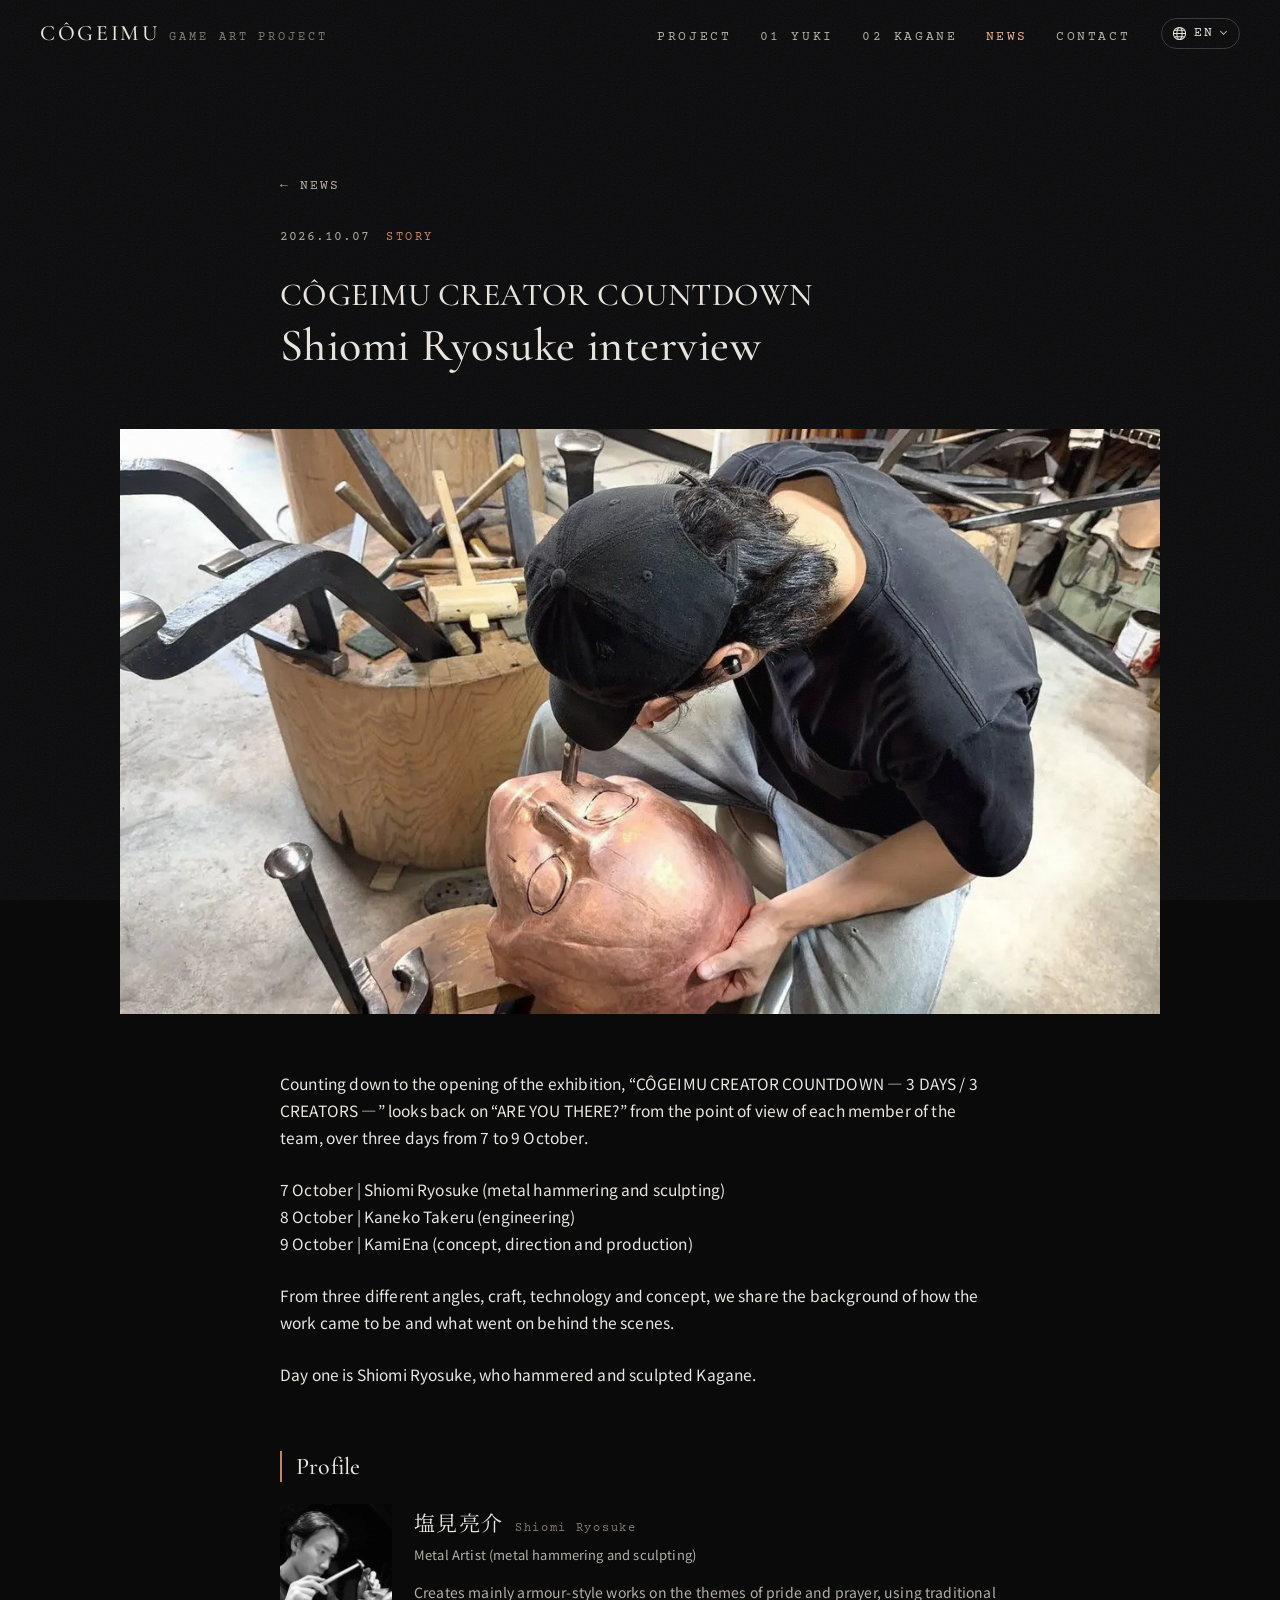
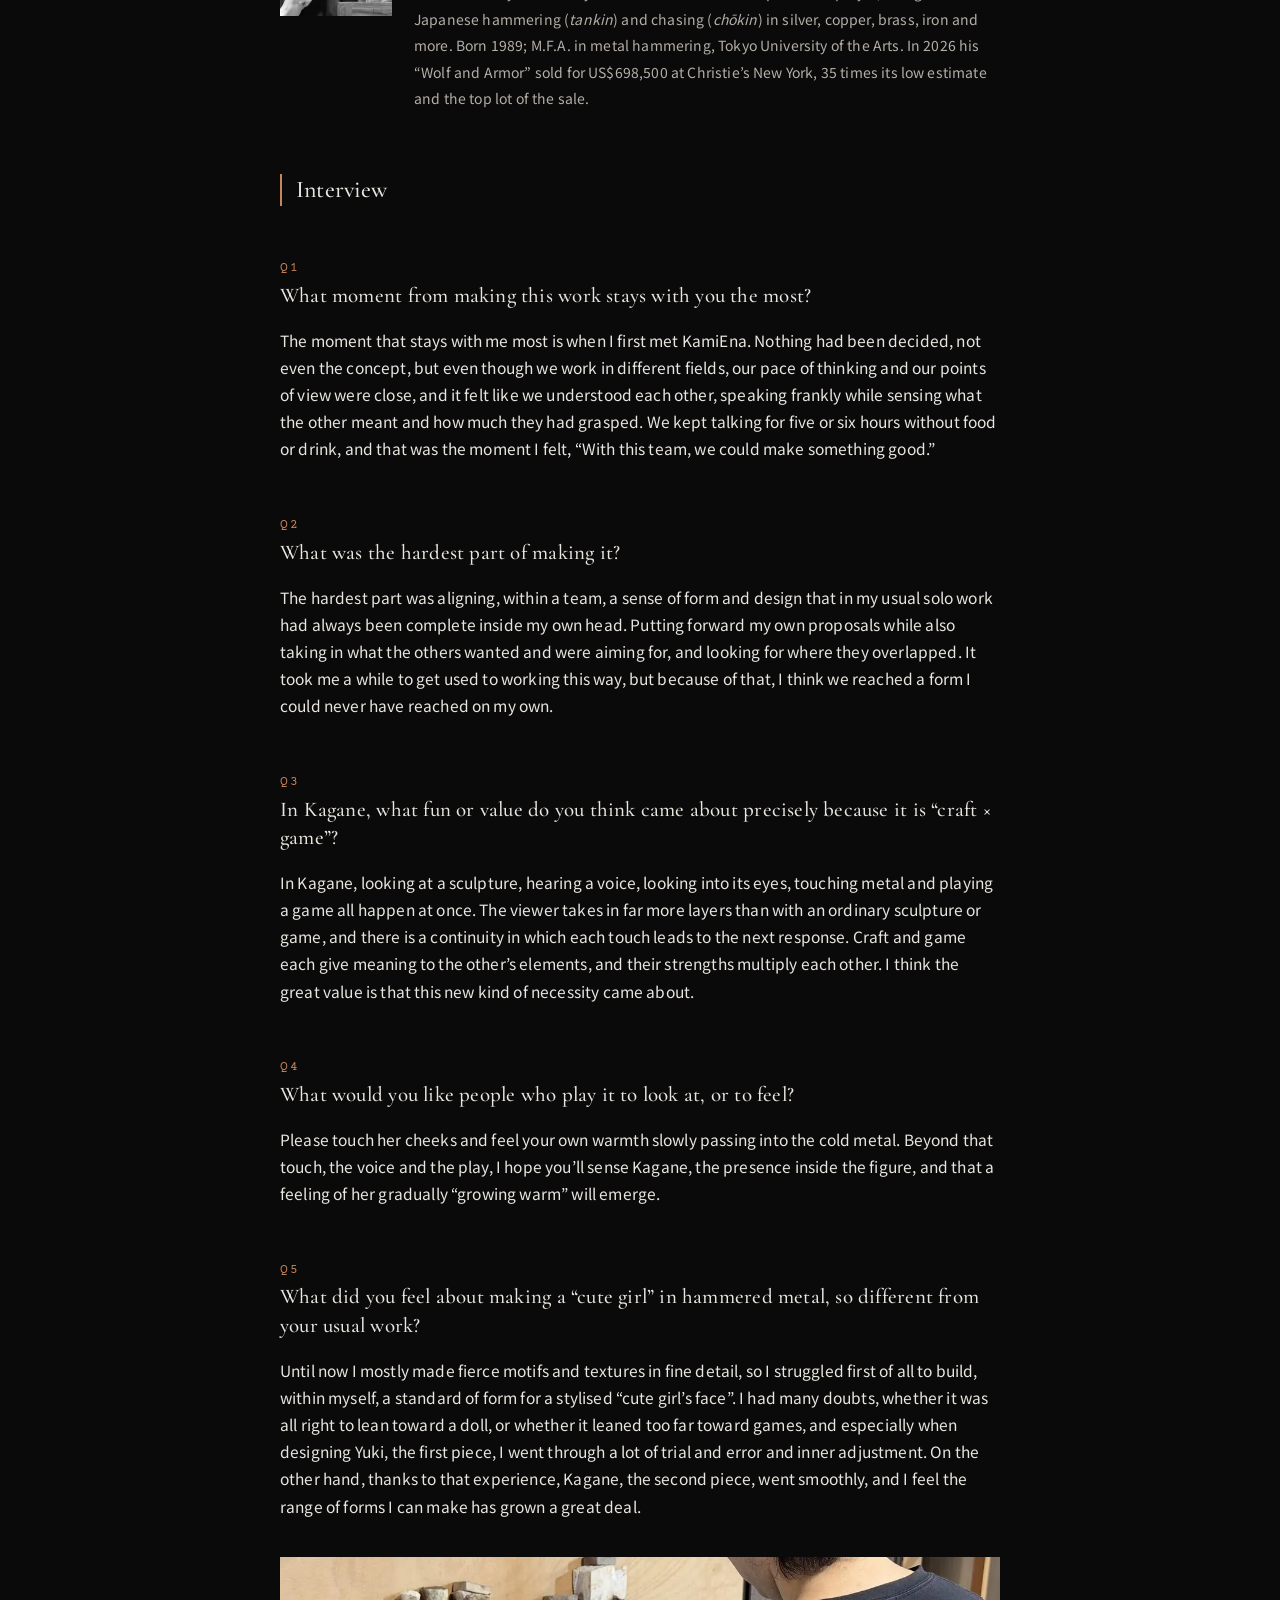
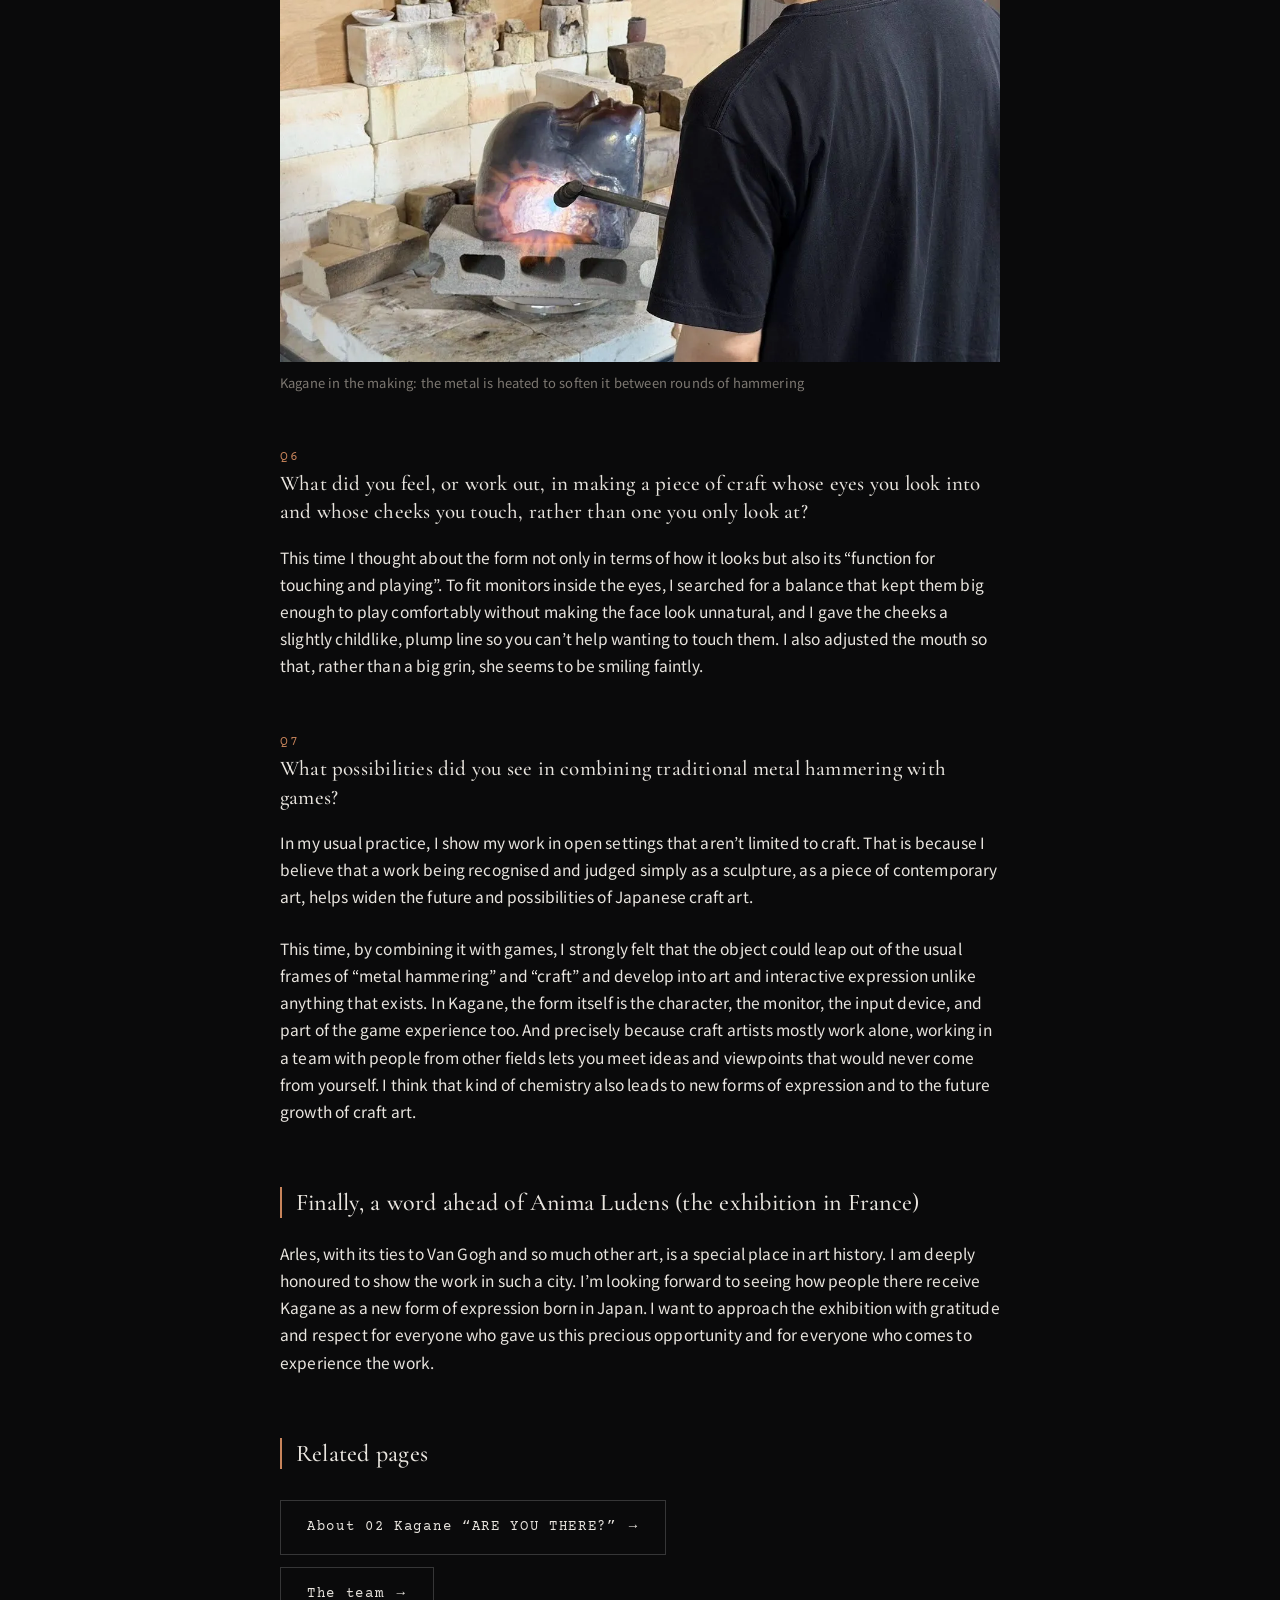
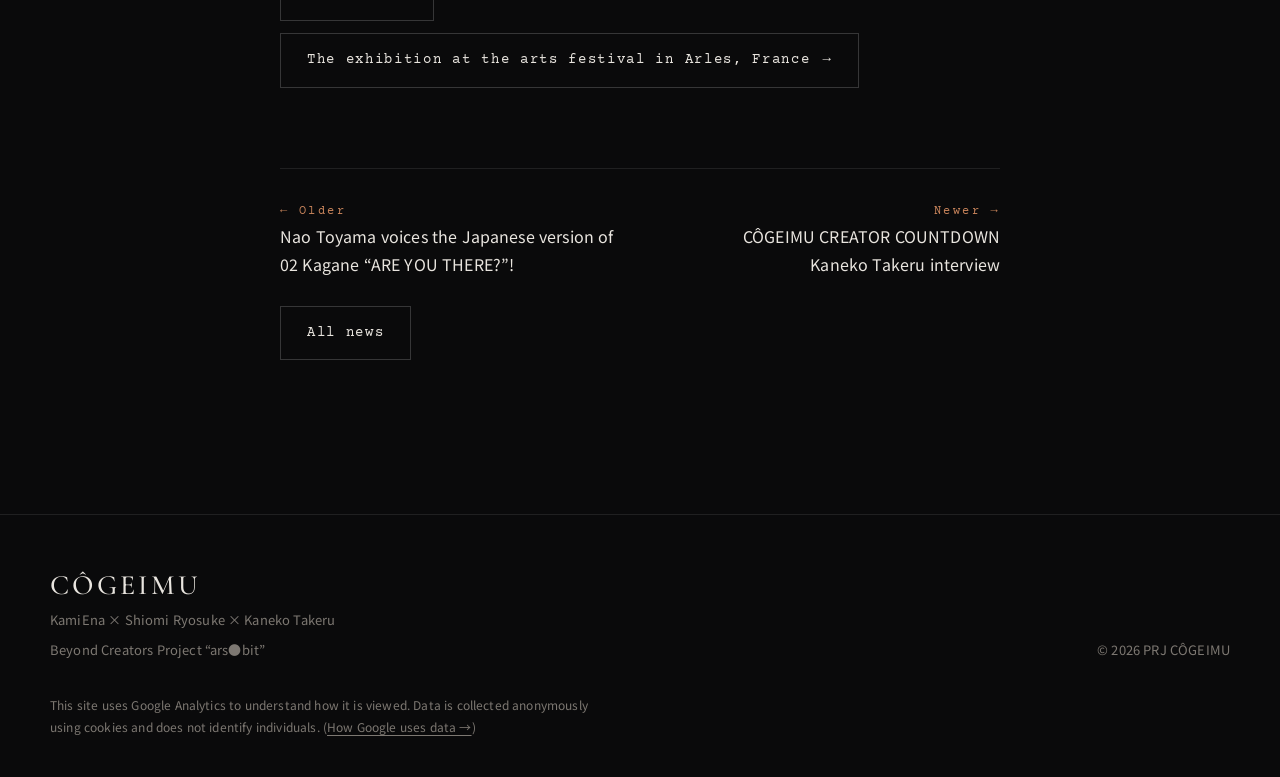
<file: news/2026-10-07-creator-countdown-shiomi-1e6200.html>
<!doctype html>
<html lang="ja" data-title-ja="CÔGEIMU CREATOR COUNTDOWN｜塩見亮介 インタビュー｜News｜PRJ CÔGEIMU" data-title-en="CÔGEIMU CREATOR COUNTDOWN | Shiomi Ryosuke interview | News | PRJ CÔGEIMU">
<head>
  <meta charset="utf-8">
  <meta name="viewport" content="width=device-width, initial-scale=1">
  <!-- Google tag (gtag.js) -->
  <script async src="https://www.googletagmanager.com/gtag/js?id=G-QW5S72MZCD"></script>
  <script>
    window.dataLayer = window.dataLayer || [];
    function gtag(){dataLayer.push(arguments);}
    gtag('js', new Date());
    gtag('config', 'G-QW5S72MZCD');
  </script>
  <title>CÔGEIMU CREATOR COUNTDOWN｜塩見亮介 インタビュー｜News｜PRJ CÔGEIMU</title>
  <meta name="description" content="インタビュー企画「CÔGEIMU CREATOR COUNTDOWN」1日目。02 Kagane『ARE YOU THERE?』で鍛金・造形を担当した塩見亮介が、制作を振り返ります。">
  <meta property="og:title" content="CÔGEIMU CREATOR COUNTDOWN｜塩見亮介 インタビュー | PRJ CÔGEIMU">
  <meta property="og:description" content="インタビュー企画「CÔGEIMU CREATOR COUNTDOWN」1日目。02 Kagane『ARE YOU THERE?』で鍛金・造形を担当した塩見亮介が、制作を振り返ります。">
  <meta property="og:type" content="article">
  <meta property="og:site_name" content="PRJ CÔGEIMU">
  <meta property="og:image" content="https://kamiena.github.io/cogeimu/assets/img/common/og.jpg">
  <meta property="og:url" content="https://kamiena.github.io/cogeimu/news/2026-10-07-creator-countdown-shiomi-1e6200.html">
  <link rel="canonical" href="https://kamiena.github.io/cogeimu/news/2026-10-07-creator-countdown-shiomi-1e6200.html">
  <meta name="twitter:card" content="summary_large_image">
  <meta name="theme-color" content="#0a0a0b">
  <link rel="icon" href="../assets/img/common/favicon-32.png" sizes="32x32" type="image/png">
  <link rel="icon" href="../assets/img/common/favicon-192.png" sizes="192x192" type="image/png">
  <link rel="apple-touch-icon" href="../assets/img/common/apple-touch-icon.png">
  <link rel="preconnect" href="https://fonts.googleapis.com">
  <link rel="preconnect" href="https://fonts.gstatic.com" crossorigin>
  <link href="https://fonts.googleapis.com/css2?family=Cormorant+Garamond:ital,wght@0,400;0,500;1,400&family=Courier+Prime:wght@400;700&family=Noto+Sans+JP:wght@400;500&family=Noto+Serif+JP:wght@400;500&display=swap" rel="stylesheet">
  <link rel="stylesheet" href="../assets/css/style.css?v=20261010f">
  <script src="../assets/js/budoux-ja.js" defer></script>
  <script src="../assets/js/main.js?v=20261010c" defer></script>
  <script type="application/ld+json">
  {
    "@context": "https://schema.org",
    "@type": "NewsArticle",
    "headline": "CÔGEIMU CREATOR COUNTDOWN｜塩見亮介 インタビュー",
    "datePublished": "2026-10-07",
    "image": "https://kamiena.github.io/cogeimu/assets/img/common/og.jpg",
    "author": { "@type": "Organization", "name": "PRJ CÔGEIMU", "alternateName": ["CÔGEIMU", "COGEIMU", "コーゲイム"] }
  }
  </script>
</head>
<body class="page-news">
<a class="skip" href="#main"><span lang="ja">本文へ移動</span><span lang="en">Skip to content</span></a>

<header class="site-header">
  <a class="logo" href="../">CÔGEIMU <small>Game Art Project</small></a>
  <nav class="nav" aria-label="Main">
    <ul class="nav__links" id="nav-links">
      <li><a href="../#project">Project</a></li>
      <li><a href="../works/yuki.html">01 Yuki</a></li>
      <li><a href="../works/kagane.html">02 Kagane</a></li>
      <li><a href="./" aria-current="page">News</a></li>
      <li><a href="../#contact">Contact</a></li>
    </ul>
    <div class="lang-toggle">
      <button type="button" class="lang-toggle__btn" aria-haspopup="true" aria-expanded="false" aria-label="Language: 日本語"><svg class="lang-toggle__globe" viewBox="0 0 16 16" aria-hidden="true" fill="none" stroke="currentColor" stroke-width="1.1"><circle cx="8" cy="8" r="6.5"/><ellipse cx="8" cy="8" rx="2.8" ry="6.5"/><path d="M1.5 8h13M2.6 4.6h10.8M2.6 11.4h10.8"/></svg><span class="lang-toggle__code">JP</span><span class="lang-toggle__caret" aria-hidden="true"></span></button>
      <div class="lang-menu" hidden>
        <button type="button" data-lang="ja">日本語</button>
        <button type="button" data-lang="en">English</button>
        <button type="button" data-lang="fr">Français</button>
        <button type="button" data-lang="it">Italiano</button>
        <button type="button" data-lang="es">Español</button>
        <button type="button" data-lang="de">Deutsch</button>
        <button type="button" data-lang="ko">한국어</button>
        <button type="button" data-lang="zh-Hans">简体中文</button>
        <button type="button" data-lang="zh-Hant">繁體中文</button>
      </div>
    </div>
    <button class="menu-btn" type="button" aria-label="Menu" aria-expanded="false" aria-controls="nav-links"><span></span></button>
  </nav>
</header>

<main id="main">
  <!-- CÔGEIMU CREATOR COUNTDOWN: an interview article -->
  <article class="post">
    <header class="wrap wrap--post post__head">
      <p class="post__back"><a href="./">← News</a></p>
      <p class="post__meta"><time datetime="2026-10-07">2026.10.07</time><span class="news__cat">Story</span></p>
      <h1 class="post__title"><span lang="ja"><span class="post-series">CÔGEIMU CREATOR COUNTDOWN</span><br>塩見亮介 インタビュー</span><span lang="en"><span class="post-series">CÔGEIMU CREATOR COUNTDOWN</span><br>Shiomi Ryosuke interview</span></h1>
    </header>

    <figure class="post__hero">
      <img src="../assets/img/kagane/process-02.webp" width="1200" height="675" alt="銅の顔を鍛金で打ち出す塩見亮介" data-alt-ja="銅の顔を鍛金で打ち出す塩見亮介" data-alt-en="Shiomi Ryosuke hammering the copper face" fetchpriority="high">
    </figure>

    <div class="wrap wrap--post post__body">
      <p>
        <span lang="ja">展示開始に向け、10月7日から9日の3日間、制作メンバーそれぞれの視点から<span class="nw">『ARE YOU THERE?』</span>を振り返るインタビュー企画「CÔGEIMU CREATOR COUNTDOWN ― 3 DAYS / 3 CREATORS ―」をお届けします。</span>
        <span lang="en">Counting down to the opening of the exhibition, “CÔGEIMU CREATOR COUNTDOWN ― 3 DAYS / 3 CREATORS ―” looks back on <span class="nw">“ARE YOU THERE?”</span> from the point of view of each member of the team, over three days from 7 to 9 October.</span>
      </p>
      <p>
        <span lang="ja">10月7日｜塩見亮介（担当：鍛金・造形）<br>10月8日｜金子尊（担当：エンジニアリング）<br>10月9日｜カミエナ（担当：企画・ディレクション・プロデュース）</span>
        <span lang="en">7 October | Shiomi Ryosuke (metal hammering and sculpting)<br>8 October | Kaneko Takeru (engineering)<br>9 October | KamiEna (concept, direction and production)</span>
      </p>
      <p>
        <span lang="ja">工芸、技術、企画という異なる視点から、作品が生まれるまでの背景や制作の裏側を紹介します。</span>
        <span lang="en">From three different angles, craft, technology and concept, we share the background of how the work came to be and what went on behind the scenes.</span>
      </p>
      <p>
        <span lang="ja">1日目は、鍛金・造形を担当した塩見亮介です。</span>
        <span lang="en">Day one is Shiomi Ryosuke, who hammered and sculpted Kagane.</span>
      </p>

      <h2><span lang="ja">プロフィール</span><span lang="en">Profile</span></h2>
      <div class="post-profile">
        <img src="../assets/img/team/shiomi.webp" width="450" height="450" loading="lazy" alt="塩見亮介" data-alt-ja="塩見亮介" data-alt-en="Shiomi Ryosuke">
        <div>
          <p class="post-profile__name">塩見亮介<small>Shiomi Ryosuke</small></p>
          <p class="post-profile__role"><span lang="ja">鍛金家（担当：鍛金・造形）</span><span lang="en">Metal Artist (metal hammering and sculpting)</span></p>
          <p class="post-profile__bio"><span lang="ja">日本伝統の鍛金・彫金技法を用い、誇りや祈りをテーマに主に甲冑様式の作品を制作。銀・銅・真鍮・鉄など様々な素材を扱う。1989年生まれ。東京藝術大学大学院美術研究科修士課程 工芸専攻鍛金 修了。2026年には、クリスティーズ・ニューヨークのオークションで《Wolf and Armor》が69万8,500ドル（約1億円）で落札。最低予想価格の35倍となり、同セールの最高額を記録した。</span><span lang="en">Creates mainly armour-style works on the themes of pride and prayer, using traditional Japanese hammering (<i>tankin</i>) and chasing (<i>chōkin</i>) in silver, copper, brass, iron and more. Born 1989; M.F.A. in metal hammering, Tokyo University of the Arts. In 2026 his “Wolf and Armor” sold for US$698,500 at Christie’s New York, 35 times its low estimate and the top lot of the sale.</span></p>
        </div>
      </div>

      <h2><span lang="ja">インタビュー</span><span lang="en">Interview</span></h2>
      <h3 class="qa-q"><span class="qa-q__no">Q1</span><span lang="ja">今回の制作で、一番印象に残っている出来事・瞬間は？</span><span lang="en">What moment from making this work stays with you the most?</span></h3>
      <p>
        <span lang="ja">一番印象に残っているのは、最初にカミエナさんと顔合わせをした時です。企画も何も決まっていない状態でしたが、分野が違っても考えるテンポや視点が近く、お互いに相手の意図や理解度を察しながら率直に話して通じ合う感覚がありました。食事もお酒もなしで5〜6時間話し続けて、「このメンバーなら何か良いものを作ることができそうだ」と思えた瞬間でした。</span>
        <span lang="en">The moment that stays with me most is when I first met KamiEna. Nothing had been decided, not even the concept, but even though we work in different fields, our pace of thinking and our points of view were close, and it felt like we understood each other, speaking frankly while sensing what the other meant and how much they had grasped. We kept talking for five or six hours without food or drink, and that was the moment I felt, “With this team, we could make something good.”</span>
      </p>
      <h3 class="qa-q"><span class="qa-q__no">Q2</span><span lang="ja">制作の中で、一番大変だったことは？</span><span lang="en">What was the hardest part of making it?</span></h3>
      <p>
        <span lang="ja">一番大変だったのは、普段の個人制作においては自分の中だけで完結していた造形やデザインの感覚を、チームの中ですり合わせていくことでした。自分の提案を出しつつ、他のメンバーが求めるものや狙いも汲み取り、重なる場所を探していく。この進め方に慣れるまでは苦労しましたが、その分、一人では辿り着けない形になったと思います。</span>
        <span lang="en">The hardest part was aligning, within a team, a sense of form and design that in my usual solo work had always been complete inside my own head. Putting forward my own proposals while also taking in what the others wanted and were aiming for, and looking for where they overlapped. It took me a while to get used to working this way, but because of that, I think we reached a form I could never have reached on my own.</span>
      </p>
      <h3 class="qa-q"><span class="qa-q__no">Q3</span><span lang="ja">『カガネ』において、「工芸 × ゲーム」だからこそ生まれた面白さや価値は何だと思いますか？</span><span lang="en">In Kagane, what fun or value do you think came about precisely because it is “craft × game”?</span></h3>
      <p>
        <span lang="ja">『カガネ』では、彫刻を見る、声を聞く、瞳を覗く、金属に触れる、そしてゲームとして遊ぶ、という体験が同時に重なっています。普通の彫刻やゲームよりも、鑑賞者が受け取る情報が多層的で、触れたことが次の反応につながる連続性もある。工芸とゲームが互いの要素に相互に意味を持ち、強みが掛け算されている。この新たな必然性が生まれたことが大きな価値だと思います。</span>
        <span lang="en">In Kagane, looking at a sculpture, hearing a voice, looking into its eyes, touching metal and playing a game all happen at once. The viewer takes in far more layers than with an ordinary sculpture or game, and there is a continuity in which each touch leads to the next response. Craft and game each give meaning to the other’s elements, and their strengths multiply each other. I think the great value is that this new kind of necessity came about.</span>
      </p>
      <h3 class="qa-q"><span class="qa-q__no">Q4</span><span lang="ja">実際に体験する人に「ここを見てほしい／感じてほしい」と思うポイントは？</span><span lang="en">What would you like people who play it to look at, or to feel?</span></h3>
      <p>
        <span lang="ja">ぜひ頬に触れて、冷たい金属へ自分の体温がじんわり移っていく感覚を味わってほしいです。その感触や声、プレイ体験の先に、像の中にあるカガネという存在を感じて貰ったり、少しずつ「温かく感じられてくる」感覚が生まれるといいなと思います。</span>
        <span lang="en">Please touch her cheeks and feel your own warmth slowly passing into the cold metal. Beyond that touch, the voice and the play, I hope you’ll sense Kagane, the presence inside the figure, and that a feeling of her gradually “growing warm” will emerge.</span>
      </p>
      <h3 class="qa-q"><span class="qa-q__no">Q5</span><span lang="ja">普段の作品とはかなり異なる「可愛い女の子」を鍛金でつくることについて、感じたことは？</span><span lang="en">What did you feel about making a “cute girl” in hammered metal, so different from your usual work?</span></h3>
      <p>
        <span lang="ja">これまで猛々しいモチーフや質感の造形を精巧に作ることが多かったので、デフォルメされた「可愛い女の子の顔」の造形基準を自分の中に作るところから苦労しました。ドール寄りでいいのか、ゲーム側に寄り過ぎていないかなど迷いも多く、特に最初の制作であるユキのデザイン時にはかなり試行錯誤と自身の中での調整をしました。一方で、その経験があったからこそ二度目の制作となった、カガネではスムーズに進められ、自分の造形の幅も大きく広がったと感じています。</span>
        <span lang="en">Until now I mostly made fierce motifs and textures in fine detail, so I struggled first of all to build, within myself, a standard of form for a stylised “cute girl’s face”. I had many doubts, whether it was all right to lean toward a doll, or whether it leaned too far toward games, and especially when designing Yuki, the first piece, I went through a lot of trial and error and inner adjustment. On the other hand, thanks to that experience, Kagane, the second piece, went smoothly, and I feel the range of forms I can make has grown a great deal.</span>
      </p>
      <figure>
        <img src="../assets/img/kagane/process-03.webp" width="1200" height="675" loading="lazy" alt="制作中のカガネ。火であぶって金属をやわらかくしながら打ち出していく" data-alt-ja="制作中のカガネ。火であぶって金属をやわらかくしながら打ち出していく" data-alt-en="Kagane in the making: the metal is heated to soften it between rounds of hammering">
        <figcaption><span lang="ja">制作中のカガネ。火であぶって金属をやわらかくしながら打ち出していく</span><span lang="en">Kagane in the making: the metal is heated to soften it between rounds of hammering</span></figcaption>
      </figure>
      <h3 class="qa-q"><span class="qa-q__no">Q6</span><span lang="ja">「見る工芸」ではなく、瞳を覗いたり頬に触れたりする作品をつくることについて、感じたことや工夫したことは？</span><span lang="en">What did you feel, or work out, in making a piece of craft whose eyes you look into and whose cheeks you touch, rather than one you only look at?</span></h3>
      <p>
        <span lang="ja">今回は、見た目の造形だけでなく「触れて遊ぶための機能」まで含めて形を考えました。瞳の中にモニターを入れるため、遊びやすい大きさを確保しつつ顔として不自然にならないバランスを探し、頬も思わず触れたくなるよう少し子供っぽく、ぽてっとしたラインにしています。口元も大げさに笑わせず、ほんのり微笑んで見えるよう調整しました。</span>
        <span lang="en">This time I thought about the form not only in terms of how it looks but also its “function for touching and playing”. To fit monitors inside the eyes, I searched for a balance that kept them big enough to play comfortably without making the face look unnatural, and I gave the cheeks a slightly childlike, plump line so you can’t help wanting to touch them. I also adjusted the mouth so that, rather than a big grin, she seems to be smiling faintly.</span>
      </p>
      <h3 class="qa-q"><span class="qa-q__no">Q7</span><span lang="ja">伝統的な鍛金とゲームを組み合わせることに、どんな可能性を感じましたか？</span><span lang="en">What possibilities did you see in combining traditional metal hammering with games?</span></h3>
      <p>
        <span lang="ja">私は普段の制作活動から工芸に限らないフラットな場へ作品発表をしています。それは作品が１立体作品、１現代美術として認知や評価をされることが、日本の工芸美術の未来や可能性を広げることに繋がると考えているからです。</span>
        <span lang="en">In my usual practice, I show my work in open settings that aren’t limited to craft. That is because I believe that a work being recognised and judged simply as a sculpture, as a piece of contemporary art, helps widen the future and possibilities of Japanese craft art.</span>
      </p>
      <p>
        <span lang="ja">今回ゲームと組み合わせることでオブジェクトを従来の「鍛金」や「工芸」という枠から飛び出させ、既存の物にはないアートやインタラクティブな表現へ発展する可能性を強く感じました。カガネでは造形そのものがキャラクターであり、モニターであり、入力装置であり、そしてゲーム体験の一部にもなっています。また、工芸美術家は個人制作が多いからこそ異分野の人とチームで制作することで自分だけでは生まれない発想や視点に出会える。そうした化学反応も、これからの新しい表現や工芸美術の発展性に繋がると思います。</span>
        <span lang="en">This time, by combining it with games, I strongly felt that the object could leap out of the usual frames of “metal hammering” and “craft” and develop into art and interactive expression unlike anything that exists. In Kagane, the form itself is the character, the monitor, the input device, and part of the game experience too. And precisely because craft artists mostly work alone, working in a team with people from other fields lets you meet ideas and viewpoints that would never come from yourself. I think that kind of chemistry also leads to new forms of expression and to the future growth of craft art.</span>
      </p>

      <h2><span lang="ja">最後に、Anima Ludens（フランス展示）に向けて一言</span><span lang="en">Finally, a word ahead of Anima Ludens (the exhibition in France)</span></h2>
      <p>
        <span lang="ja">アルルはゴッホをはじめ多くの芸術と縁のある、美術史的にも特別な場所です。そんな街で作品を展示できることを、とても光栄に思っています。現地の方々に、日本から生まれた新しい表現としてカガネをどう受け取ってもらえるのか楽しみです。この貴重な機会を下さった皆さんと、実際に作品を体験してくださる方々への感謝と敬意を以て展示に臨みたいです。</span>
        <span lang="en">Arles, with its ties to Van Gogh and so much other art, is a special place in art history. I am deeply honoured to show the work in such a city. I’m looking forward to seeing how people there receive Kagane as a new form of expression born in Japan. I want to approach the exhibition with gratitude and respect for everyone who gave us this precious opportunity and for everyone who comes to experience the work.</span>
      </p>

      <h2><span lang="ja">関連ページ</span><span lang="en">Related pages</span></h2>
      <div class="post__links">
        <a class="btn" href="../works/kagane.html"><span lang="ja">02 Kagane『ARE YOU THERE?』の作品紹介</span><span lang="en">About 02 Kagane “ARE YOU THERE?”</span> <span aria-hidden="true">→</span></a>
        <a class="btn" href="../#team"><span lang="ja">制作メンバーのプロフィール</span><span lang="en">The team</span> <span aria-hidden="true">→</span></a>
        <a class="btn" href="2026-10-04-anima-ludens.html"><span lang="ja">フランス・アルルの芸術祭での<span class="nw">展示について</span></span><span lang="en">The exhibition at the arts festival in Arles, France</span> <span aria-hidden="true">→</span></a>
      </div>
    </div>

    <footer class="wrap wrap--post post__foot">
      <nav class="post-nav" aria-label="News"><a href="2026-10-06-japanese-voice.html" class="post-nav__prev"><small>← <span lang="ja">古い記事</span><span lang="en">Older</span></small><span><span lang="ja"><span class="nw">02 Kagane</span><span class="nw">『ARE YOU THERE?』</span>日本語ボイスを東山奈央さんに担当いただきました！</span><span lang="en">Nao Toyama voices the Japanese version of <span class="nw">02 Kagane</span> <span class="nw">“ARE YOU THERE?”</span>!</span></span></a><a href="2026-10-08-creator-countdown-kaneko-91ced3.html" class="post-nav__next"><small><span lang="ja">新しい記事</span><span lang="en">Newer</span> →</small><span><span lang="ja"><span class="post-series">CÔGEIMU CREATOR COUNTDOWN</span><br>金子尊 インタビュー</span><span lang="en"><span class="post-series">CÔGEIMU CREATOR COUNTDOWN</span><br>Kaneko Takeru interview</span></span></a></nav>
      <a class="btn" href="./"><span lang="ja">ニュース一覧へ</span><span lang="en">All news</span></a>
    </footer>
  </article>
</main>

<footer class="site-footer">
  <div class="wrap">
    <div>
      <a class="logo" href="../">CÔGEIMU</a>
      <p><span lang="ja">カミエナ × 塩見亮介 × 金子尊</span><span lang="en">KamiEna × Shiomi Ryosuke × Kaneko Takeru</span></p>
      <p>Beyond Creators Project “ars●bit”</p>
    </div>
    <p>© <span data-year>2026</span> PRJ CÔGEIMU</p>
    <p class="site-footer__note"><span lang="ja">このサイトでは、閲覧状況を知るために Google アナリティクスを使用しています。データは Cookie を使って匿名で集めており、個人を特定するものではありません。（<a href="https://policies.google.com/technologies/partner-sites?hl=ja" target="_blank" rel="noopener">Google によるデータの使用について →</a>）</span><span lang="en">This site uses Google Analytics to understand how it is viewed. Data is collected anonymously using cookies and does not identify individuals. (<a href="https://policies.google.com/technologies/partner-sites?hl=en" target="_blank" rel="noopener">How Google uses data →</a>)</span></p>
  </div>
</footer>
<div class="grain" aria-hidden="true"></div>
</body>
</html>
</file>
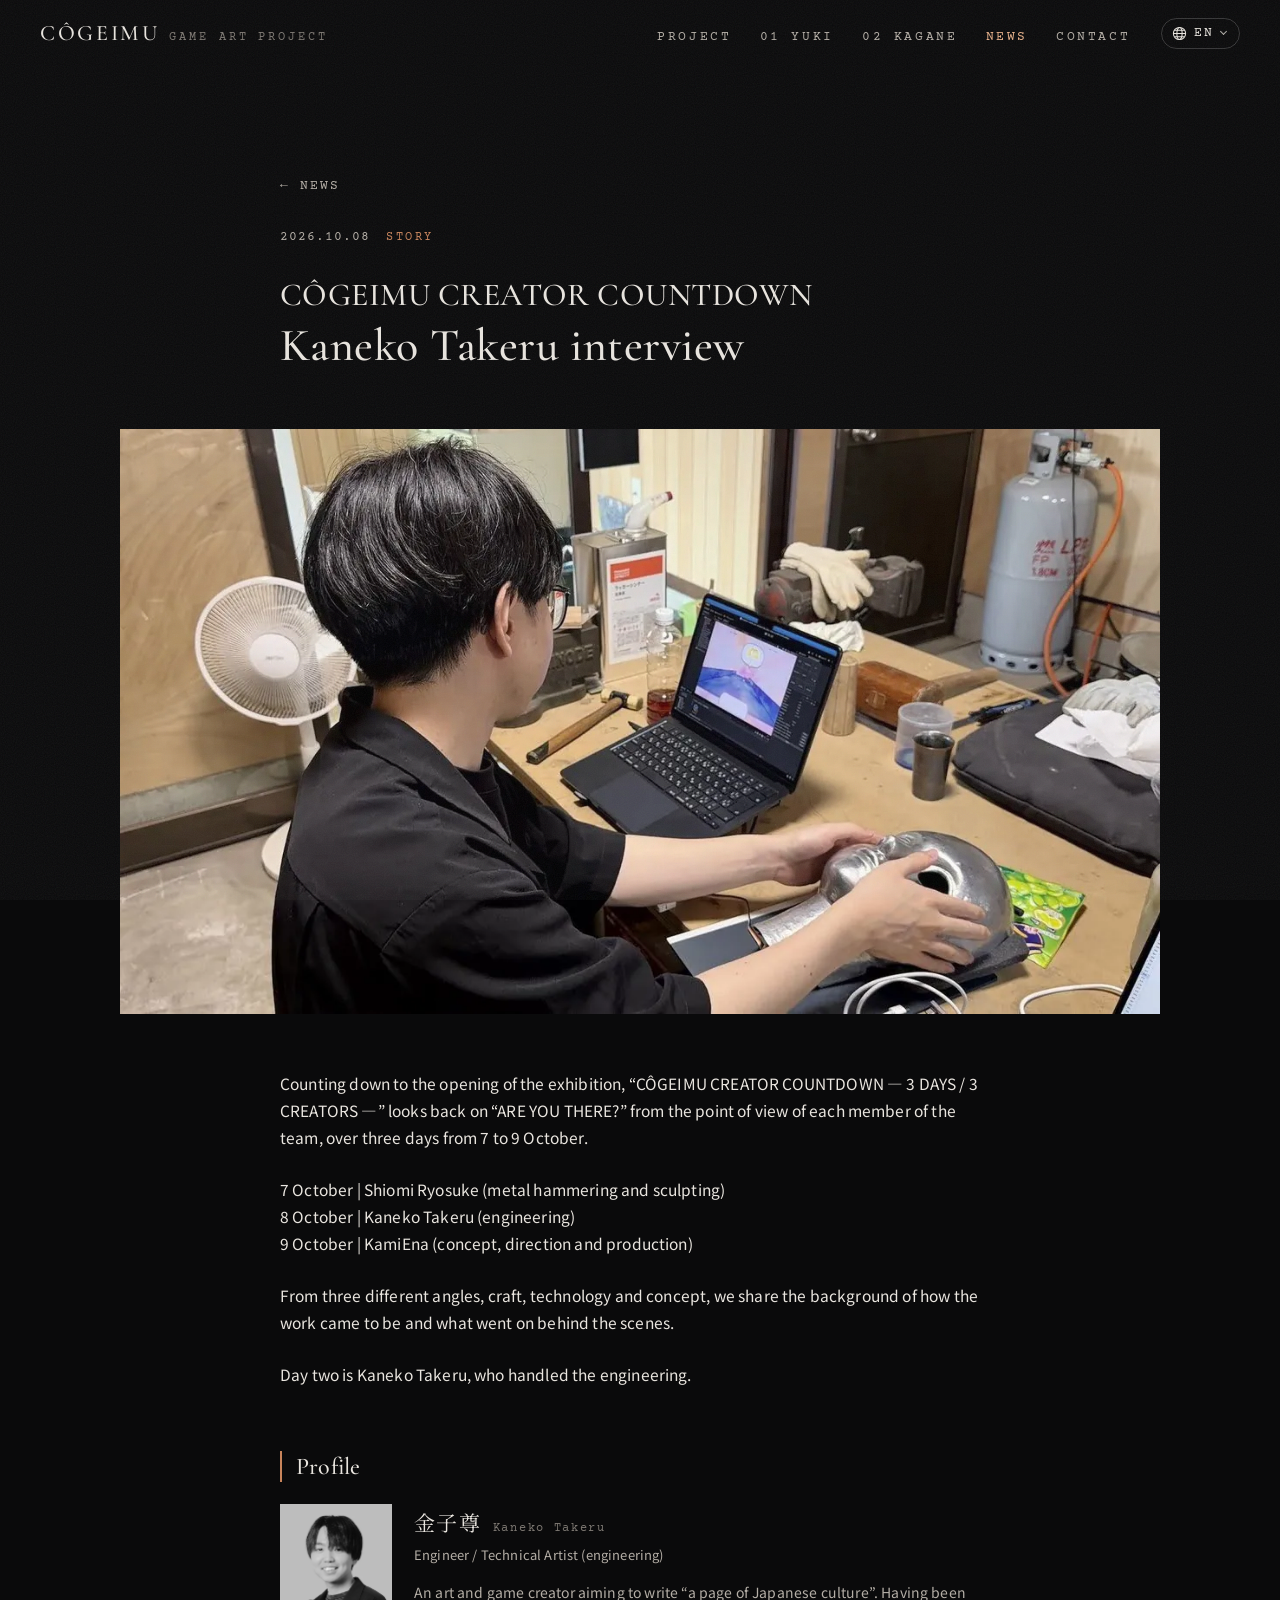
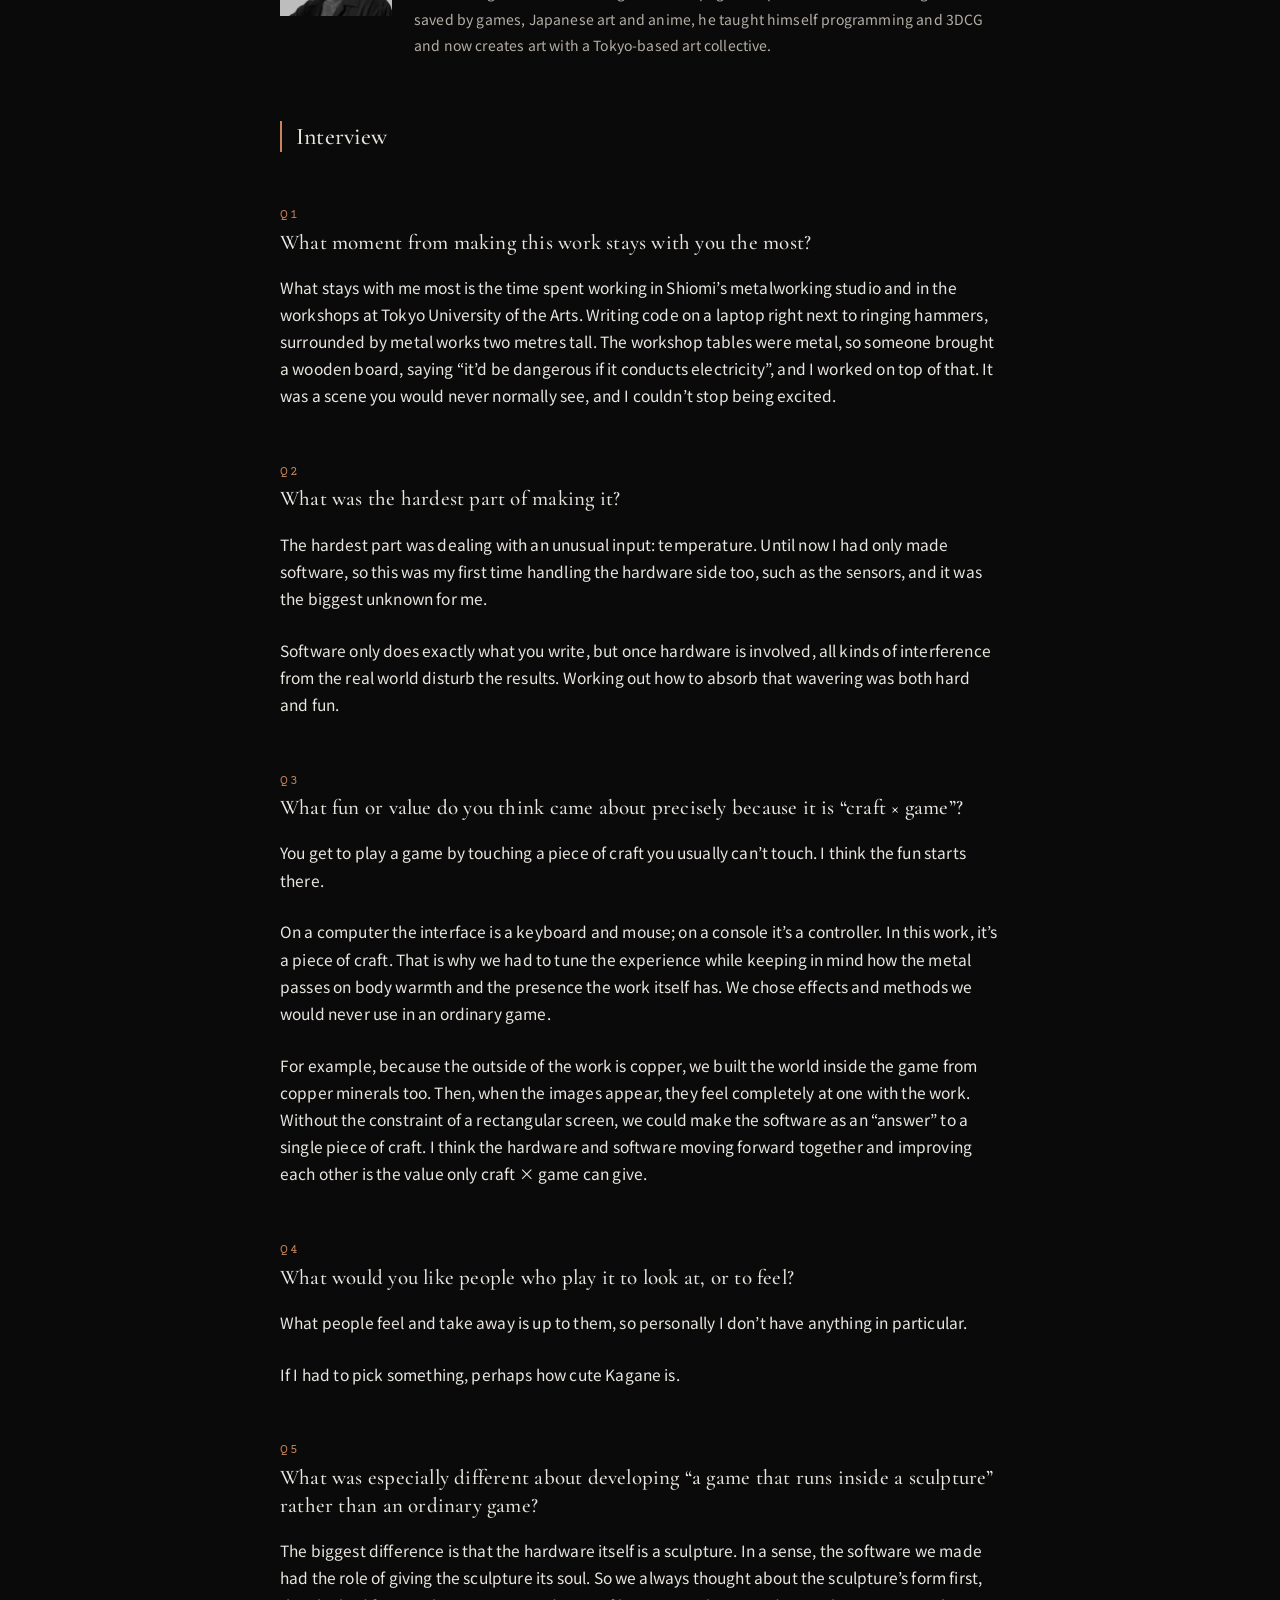
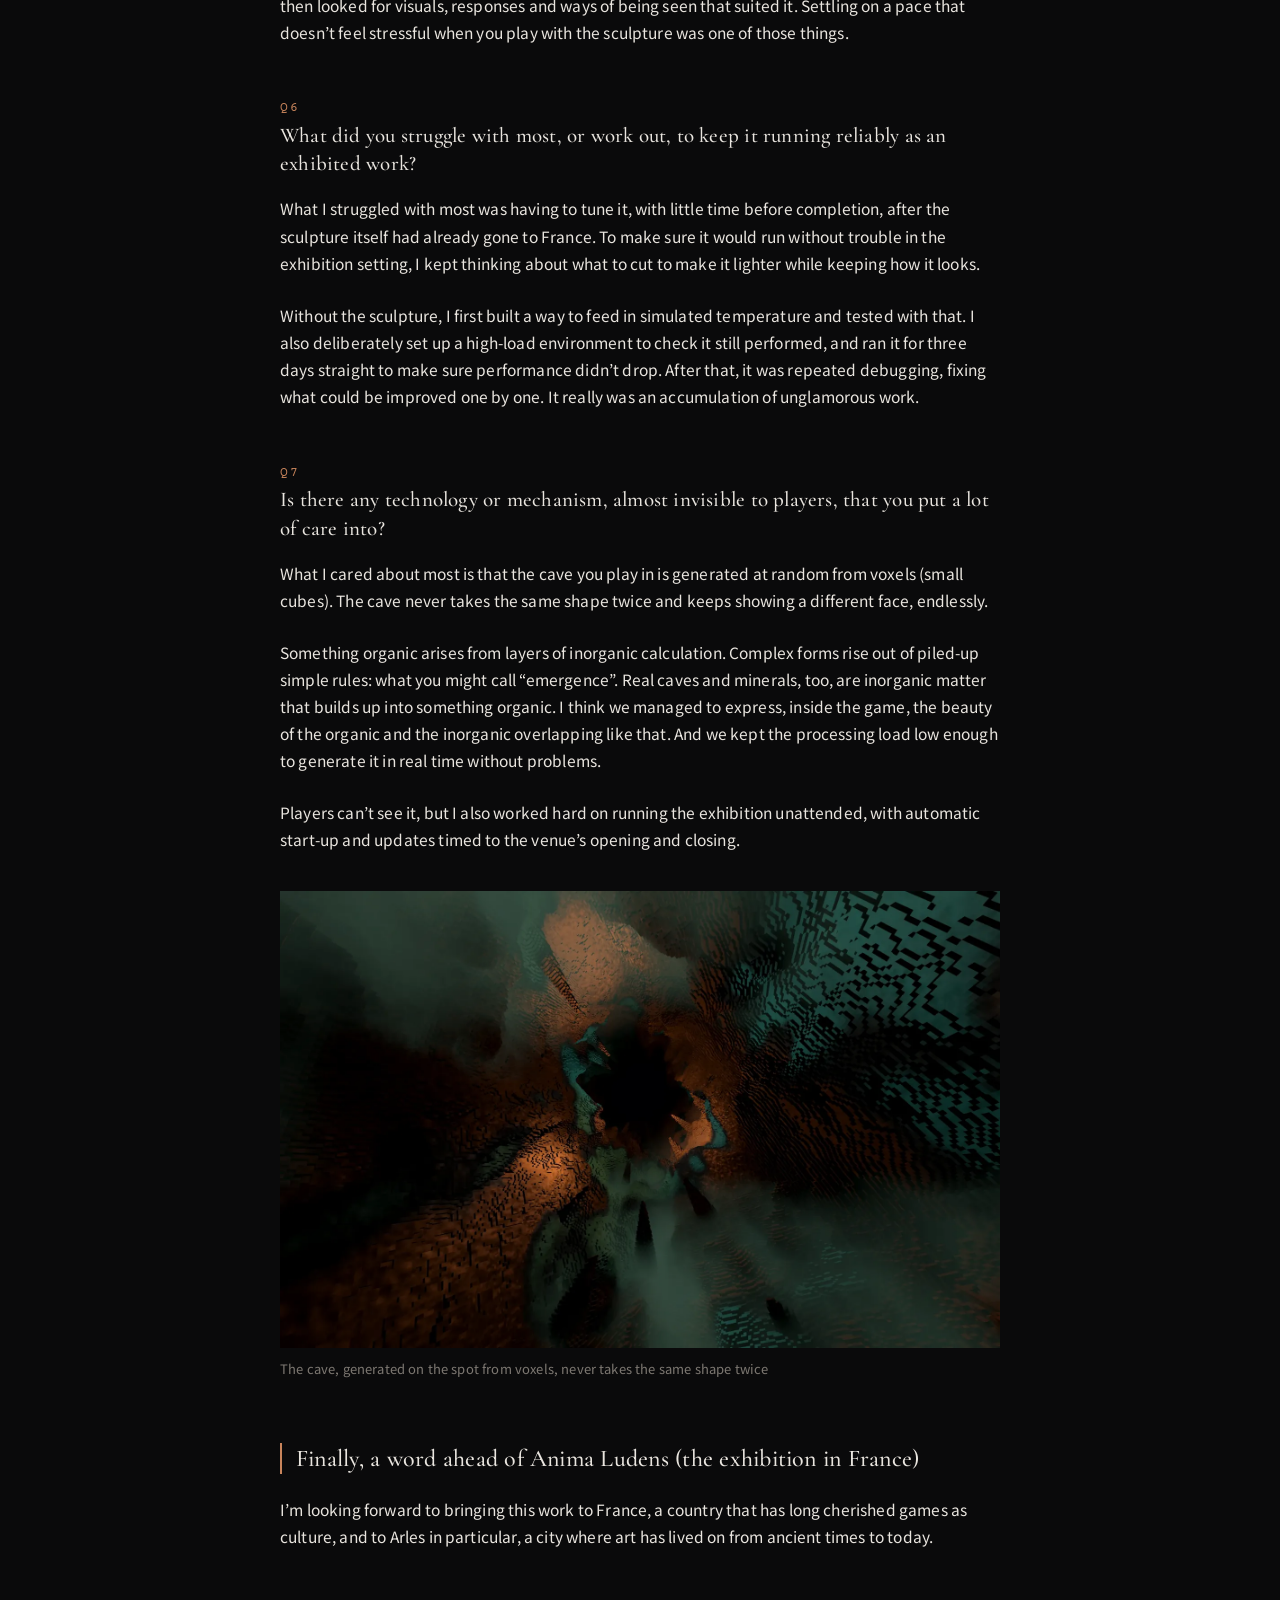
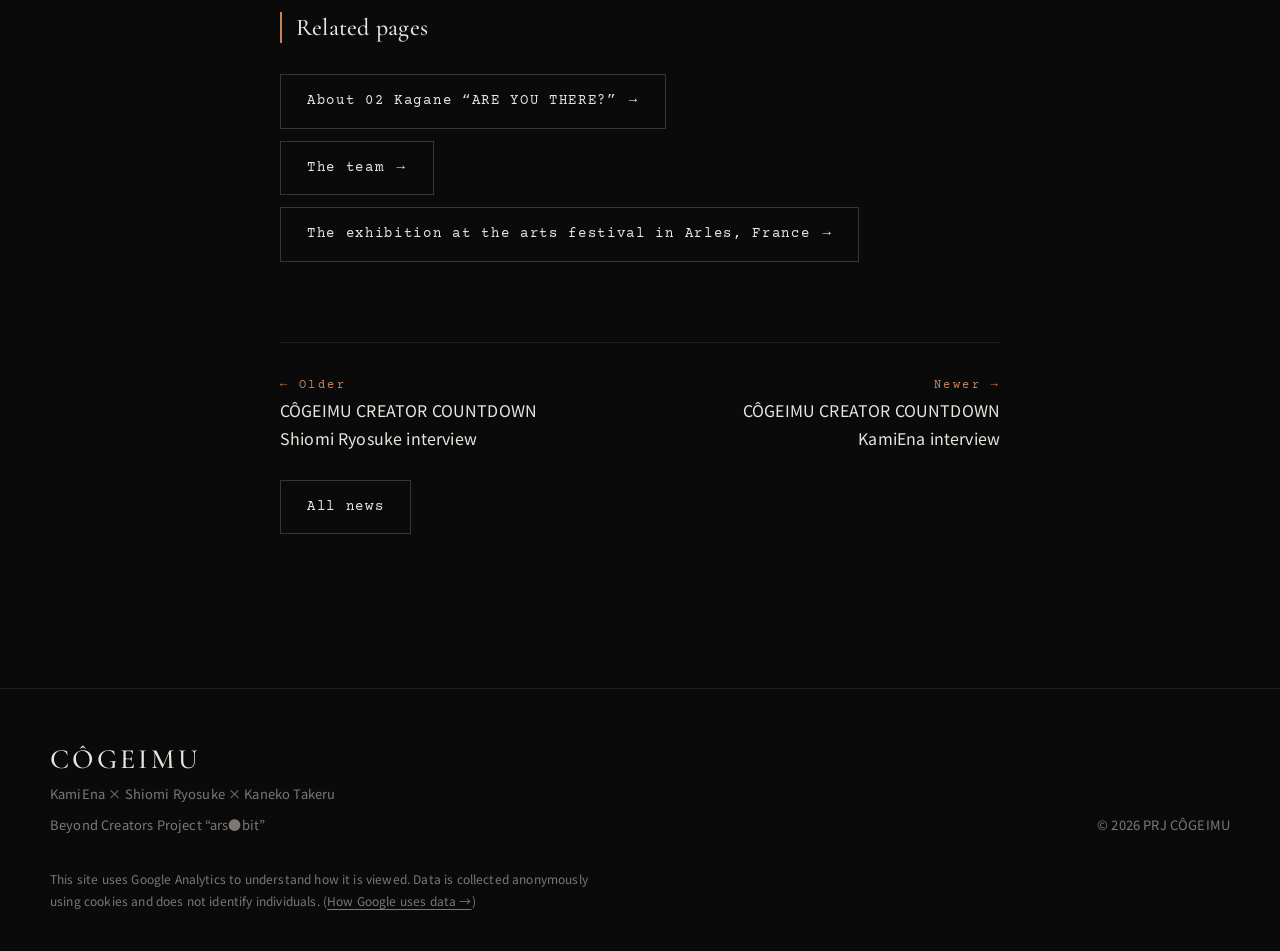
<file: news/2026-10-08-creator-countdown-kaneko-91ced3.html>
<!doctype html>
<html lang="ja" data-title-ja="CÔGEIMU CREATOR COUNTDOWN｜金子尊 インタビュー｜News｜PRJ CÔGEIMU" data-title-en="CÔGEIMU CREATOR COUNTDOWN | Kaneko Takeru interview | News | PRJ CÔGEIMU">
<head>
  <meta charset="utf-8">
  <meta name="viewport" content="width=device-width, initial-scale=1">
  <!-- Google tag (gtag.js) -->
  <script async src="https://www.googletagmanager.com/gtag/js?id=G-QW5S72MZCD"></script>
  <script>
    window.dataLayer = window.dataLayer || [];
    function gtag(){dataLayer.push(arguments);}
    gtag('js', new Date());
    gtag('config', 'G-QW5S72MZCD');
  </script>
  <title>CÔGEIMU CREATOR COUNTDOWN｜金子尊 インタビュー｜News｜PRJ CÔGEIMU</title>
  <meta name="description" content="インタビュー企画「CÔGEIMU CREATOR COUNTDOWN」2日目。02 Kagane『ARE YOU THERE?』でエンジニアリングを担当した金子尊が、制作を振り返ります。">
  <meta property="og:title" content="CÔGEIMU CREATOR COUNTDOWN｜金子尊 インタビュー | PRJ CÔGEIMU">
  <meta property="og:description" content="インタビュー企画「CÔGEIMU CREATOR COUNTDOWN」2日目。02 Kagane『ARE YOU THERE?』でエンジニアリングを担当した金子尊が、制作を振り返ります。">
  <meta property="og:type" content="article">
  <meta property="og:site_name" content="PRJ CÔGEIMU">
  <meta property="og:image" content="https://kamiena.github.io/cogeimu/assets/img/common/og.jpg">
  <meta property="og:url" content="https://kamiena.github.io/cogeimu/news/2026-10-08-creator-countdown-kaneko-91ced3.html">
  <link rel="canonical" href="https://kamiena.github.io/cogeimu/news/2026-10-08-creator-countdown-kaneko-91ced3.html">
  <meta name="twitter:card" content="summary_large_image">
  <meta name="theme-color" content="#0a0a0b">
  <link rel="icon" href="../assets/img/common/favicon-32.png" sizes="32x32" type="image/png">
  <link rel="icon" href="../assets/img/common/favicon-192.png" sizes="192x192" type="image/png">
  <link rel="apple-touch-icon" href="../assets/img/common/apple-touch-icon.png">
  <link rel="preconnect" href="https://fonts.googleapis.com">
  <link rel="preconnect" href="https://fonts.gstatic.com" crossorigin>
  <link href="https://fonts.googleapis.com/css2?family=Cormorant+Garamond:ital,wght@0,400;0,500;1,400&family=Courier+Prime:wght@400;700&family=Noto+Sans+JP:wght@400;500&family=Noto+Serif+JP:wght@400;500&display=swap" rel="stylesheet">
  <link rel="stylesheet" href="../assets/css/style.css?v=20261010f">
  <script src="../assets/js/budoux-ja.js" defer></script>
  <script src="../assets/js/main.js?v=20261010c" defer></script>
  <script type="application/ld+json">
  {
    "@context": "https://schema.org",
    "@type": "NewsArticle",
    "headline": "CÔGEIMU CREATOR COUNTDOWN｜金子尊 インタビュー",
    "datePublished": "2026-10-08",
    "image": "https://kamiena.github.io/cogeimu/assets/img/common/og.jpg",
    "author": { "@type": "Organization", "name": "PRJ CÔGEIMU", "alternateName": ["CÔGEIMU", "COGEIMU", "コーゲイム"] }
  }
  </script>
</head>
<body class="page-news">
<a class="skip" href="#main"><span lang="ja">本文へ移動</span><span lang="en">Skip to content</span></a>

<header class="site-header">
  <a class="logo" href="../">CÔGEIMU <small>Game Art Project</small></a>
  <nav class="nav" aria-label="Main">
    <ul class="nav__links" id="nav-links">
      <li><a href="../#project">Project</a></li>
      <li><a href="../works/yuki.html">01 Yuki</a></li>
      <li><a href="../works/kagane.html">02 Kagane</a></li>
      <li><a href="./" aria-current="page">News</a></li>
      <li><a href="../#contact">Contact</a></li>
    </ul>
    <div class="lang-toggle">
      <button type="button" class="lang-toggle__btn" aria-haspopup="true" aria-expanded="false" aria-label="Language: 日本語"><svg class="lang-toggle__globe" viewBox="0 0 16 16" aria-hidden="true" fill="none" stroke="currentColor" stroke-width="1.1"><circle cx="8" cy="8" r="6.5"/><ellipse cx="8" cy="8" rx="2.8" ry="6.5"/><path d="M1.5 8h13M2.6 4.6h10.8M2.6 11.4h10.8"/></svg><span class="lang-toggle__code">JP</span><span class="lang-toggle__caret" aria-hidden="true"></span></button>
      <div class="lang-menu" hidden>
        <button type="button" data-lang="ja">日本語</button>
        <button type="button" data-lang="en">English</button>
        <button type="button" data-lang="fr">Français</button>
        <button type="button" data-lang="it">Italiano</button>
        <button type="button" data-lang="es">Español</button>
        <button type="button" data-lang="de">Deutsch</button>
        <button type="button" data-lang="ko">한국어</button>
        <button type="button" data-lang="zh-Hans">简体中文</button>
        <button type="button" data-lang="zh-Hant">繁體中文</button>
      </div>
    </div>
    <button class="menu-btn" type="button" aria-label="Menu" aria-expanded="false" aria-controls="nav-links"><span></span></button>
  </nav>
</header>

<main id="main">
  <!-- CÔGEIMU CREATOR COUNTDOWN: an interview article -->
  <article class="post">
    <header class="wrap wrap--post post__head">
      <p class="post__back"><a href="./">← News</a></p>
      <p class="post__meta"><time datetime="2026-10-08">2026.10.08</time><span class="news__cat">Story</span></p>
      <h1 class="post__title"><span lang="ja"><span class="post-series">CÔGEIMU CREATOR COUNTDOWN</span><br>金子尊 インタビュー</span><span lang="en"><span class="post-series">CÔGEIMU CREATOR COUNTDOWN</span><br>Kaneko Takeru interview</span></h1>
    </header>

    <figure class="post__hero">
      <img src="../assets/img/kagane/process-04.webp" width="1200" height="675" alt="工房でカガネの調整をする金子尊" data-alt-ja="工房でカガネの調整をする金子尊" data-alt-en="Kaneko Takeru tuning Kagane in the workshop" fetchpriority="high">
    </figure>

    <div class="wrap wrap--post post__body">
      <p>
        <span lang="ja">展示開始に向け、10月7日から9日の3日間、制作メンバーそれぞれの視点から<span class="nw">『ARE YOU THERE?』</span>を振り返るインタビュー企画「CÔGEIMU CREATOR COUNTDOWN ― 3 DAYS / 3 CREATORS ―」をお届けします。</span>
        <span lang="en">Counting down to the opening of the exhibition, “CÔGEIMU CREATOR COUNTDOWN ― 3 DAYS / 3 CREATORS ―” looks back on <span class="nw">“ARE YOU THERE?”</span> from the point of view of each member of the team, over three days from 7 to 9 October.</span>
      </p>
      <p>
        <span lang="ja">10月7日｜塩見亮介（担当：鍛金・造形）<br>10月8日｜金子尊（担当：エンジニアリング）<br>10月9日｜カミエナ（担当：企画・ディレクション・プロデュース）</span>
        <span lang="en">7 October | Shiomi Ryosuke (metal hammering and sculpting)<br>8 October | Kaneko Takeru (engineering)<br>9 October | KamiEna (concept, direction and production)</span>
      </p>
      <p>
        <span lang="ja">工芸、技術、企画という異なる視点から、作品が生まれるまでの背景や制作の裏側を紹介します。</span>
        <span lang="en">From three different angles, craft, technology and concept, we share the background of how the work came to be and what went on behind the scenes.</span>
      </p>
      <p>
        <span lang="ja">2日目は、エンジニアリングを担当した金子尊です。</span>
        <span lang="en">Day two is Kaneko Takeru, who handled the engineering.</span>
      </p>

      <h2><span lang="ja">プロフィール</span><span lang="en">Profile</span></h2>
      <div class="post-profile">
        <img src="../assets/img/team/kaneko.webp" width="450" height="450" loading="lazy" alt="金子尊" data-alt-ja="金子尊" data-alt-en="Kaneko Takeru">
        <div>
          <p class="post-profile__name">金子尊<small>Kaneko Takeru</small></p>
          <p class="post-profile__role"><span lang="ja">エンジニア兼テクニカルアーティスト（担当：エンジニアリング）</span><span lang="en">Engineer / Technical Artist (engineering)</span></p>
          <p class="post-profile__bio"><span lang="ja">“日本文化の1ページ”を創ることを目標に活動するアート・ゲームクリエイター。ゲーム・日本美術・アニメに救われた経験からクリエイターを志し、独学でプログラミング・3DCG を習得。現在は都内のアートコレクティブでアート制作に携わる。</span><span lang="en">An art and game creator aiming to write “a page of Japanese culture”. Having been saved by games, Japanese art and anime, he taught himself programming and 3DCG and now creates art with a Tokyo-based art collective.</span></p>
        </div>
      </div>

      <h2><span lang="ja">インタビュー</span><span lang="en">Interview</span></h2>
      <h3 class="qa-q"><span class="qa-q__no">Q1</span><span lang="ja">今回の制作で、一番印象に残っている出来事・瞬間は？</span><span lang="en">What moment from making this work stays with you the most?</span></h3>
      <p>
        <span lang="ja">一番印象に残っているのは、塩見さんの鍛金工房や東京藝術大学の工房で制作した時間です。金槌の音が響くすぐ横で、2メートルもある金属作品に囲まれながら、ノートパソコンを広げてコードを書く。工房の机は金属製なので「通電したら危ないね」と木の板を持ってきてもらい、その上で作業していました。普通ではありえない光景で、ワクワクが止まりませんでした。</span>
        <span lang="en">What stays with me most is the time spent working in Shiomi’s metalworking studio and in the workshops at Tokyo University of the Arts. Writing code on a laptop right next to ringing hammers, surrounded by metal works two metres tall. The workshop tables were metal, so someone brought a wooden board, saying “it’d be dangerous if it conducts electricity”, and I worked on top of that. It was a scene you would never normally see, and I couldn’t stop being excited.</span>
      </p>
      <h3 class="qa-q"><span class="qa-q__no">Q2</span><span lang="ja">制作の中で、一番大変だったことは？</span><span lang="en">What was the hardest part of making it?</span></h3>
      <p>
        <span lang="ja">一番大変だったのは、温度という特殊な入力を扱うことでした。これまではソフトだけを作ってきたので、センサーなどのハード側まで担当するのは初めてで、自分の中で一番の不確定要素でした。</span>
        <span lang="en">The hardest part was dealing with an unusual input: temperature. Until now I had only made software, so this was my first time handling the hardware side too, such as the sensors, and it was the biggest unknown for me.</span>
      </p>
      <p>
        <span lang="ja">ソフトは書いた通りにしか動きませんが、ハードが絡むと、現実世界のさまざまな干渉で結果が乱れます。そうした揺らぎをどう吸収するかを考えるのは、大変でもあり、楽しくもありました。</span>
        <span lang="en">Software only does exactly what you write, but once hardware is involved, all kinds of interference from the real world disturb the results. Working out how to absorb that wavering was both hard and fun.</span>
      </p>
      <h3 class="qa-q"><span class="qa-q__no">Q3</span><span lang="ja">「工芸 × ゲーム」だからこそ生まれた面白さや価値は、何だと思いますか？</span><span lang="en">What fun or value do you think came about precisely because it is “craft × game”?</span></h3>
      <p>
        <span lang="ja">普段は触れられない工芸に触れることでゲームを遊べる。まずはそこに楽しさがあると思います。</span>
        <span lang="en">You get to play a game by touching a piece of craft you usually can’t touch. I think the fun starts there.</span>
      </p>
      <p>
        <span lang="ja">パソコンならキーボードやマウス、ゲーム機ならコントローラーがインターフェースになりますが、この作品ではそれが工芸作品です。だからこそ、金属が体温を伝えることや、作品そのものが持つ存在感を意識しながら、体験を調整する必要がありました。普段のゲームなら取らない演出や手法も選んでいます。</span>
        <span lang="en">On a computer the interface is a keyboard and mouse; on a console it’s a controller. In this work, it’s a piece of craft. That is why we had to tune the experience while keeping in mind how the metal passes on body warmth and the presence the work itself has. We chose effects and methods we would never use in an ordinary game.</span>
      </p>
      <p>
        <span lang="ja">たとえば作品の外観は銅でできているので、ゲーム内の世界も銅の鉱物で作りました。そうすると、映像が映ったときに作品とすごく一体感が出ます。四角い画面という制約もなく、一点の工芸作品への「回答」としてソフトを作れる。ハードとソフトが同時に進みながら、互いに良くしていけたことが、工芸×ゲームならではの価値だと思います。</span>
        <span lang="en">For example, because the outside of the work is copper, we built the world inside the game from copper minerals too. Then, when the images appear, they feel completely at one with the work. Without the constraint of a rectangular screen, we could make the software as an “answer” to a single piece of craft. I think the hardware and software moving forward together and improving each other is the value only craft × game can give.</span>
      </p>
      <h3 class="qa-q"><span class="qa-q__no">Q4</span><span lang="ja">実際に体験する人に「ここを見てほしい／感じてほしい」と思うポイントは？</span><span lang="en">What would you like people who play it to look at, or to feel?</span></h3>
      <p>
        <span lang="ja">何を感じるか、何を受け止めるかは鑑賞者次第だと思うので、個人的には特にありません。</span>
        <span lang="en">What people feel and take away is up to them, so personally I don’t have anything in particular.</span>
      </p>
      <p>
        <span lang="ja">強いて挙げるならば、カガネの可愛さでしょうか。</span>
        <span lang="en">If I had to pick something, perhaps how cute Kagane is.</span>
      </p>
      <h3 class="qa-q"><span class="qa-q__no">Q5</span><span lang="ja">一般的なゲームではなく「彫刻の中で動くゲーム」を開発する上で、特に違ったことは？</span><span lang="en">What was especially different about developing “a game that runs inside a sculpture” rather than an ordinary game?</span></h3>
      <p>
        <span lang="ja">一番の違いは、ハードそのものが彫刻だということです。ある意味、今回作ったソフトは、彫刻に魂を宿す役割でした。だから常に彫刻の姿形を考えたうえで、それに合うビジュアルや反応、見え方を探しました。彫刻で遊ぶときにストレスを感じない速度感に落ち着けることも、その一つでした。</span>
        <span lang="en">The biggest difference is that the hardware itself is a sculpture. In a sense, the software we made had the role of giving the sculpture its soul. So we always thought about the sculpture’s form first, then looked for visuals, responses and ways of being seen that suited it. Settling on a pace that doesn’t feel stressful when you play with the sculpture was one of those things.</span>
      </p>
      <h3 class="qa-q"><span class="qa-q__no">Q6</span><span lang="ja">展示作品として安定して動かすために、最も苦労したこと・工夫したことは？</span><span lang="en">What did you struggle with most, or work out, to keep it running reliably as an exhibited work?</span></h3>
      <p>
        <span lang="ja">一番苦労したのは、完成までの時間が短いなか、彫刻の本体がすでにフランスへ渡った状態で調整しなければならなかったことです。展示環境で問題なく動くように、見た目を保ちつつ何を削って軽くするかを考え続けました。</span>
        <span lang="en">What I struggled with most was having to tune it, with little time before completion, after the sculpture itself had already gone to France. To make sure it would run without trouble in the exhibition setting, I kept thinking about what to cut to make it lighter while keeping how it looks.</span>
      </p>
      <p>
        <span lang="ja">本体がない代わりに、まず温度を擬似的に入力する仕組みを作って試しました。さらに、わざと負荷の高い環境を用意して性能が出るかを確かめたり、3日間連続で動かして性能が落ちないかをテストしたりしました。あとは繰り返しデバッグして、改善できる箇所を一つずつ潰していく。本当に地味な作業の積み重ねでした。</span>
        <span lang="en">Without the sculpture, I first built a way to feed in simulated temperature and tested with that. I also deliberately set up a high-load environment to check it still performed, and ran it for three days straight to make sure performance didn’t drop. After that, it was repeated debugging, fixing what could be improved one by one. It really was an accumulation of unglamorous work.</span>
      </p>
      <h3 class="qa-q"><span class="qa-q__no">Q7</span><span lang="ja">体験者からはほとんど見えないけれど、実はかなりこだわった技術や仕組みはありますか？</span><span lang="en">Is there any technology or mechanism, almost invisible to players, that you put a lot of care into?</span></h3>
      <p>
        <span lang="ja">一番こだわったのは、プレイ中の洞窟をボクセル（小さな立方体）でランダムに生成していることです。洞窟は一度として同じ姿にならず、延々と違う表情を見せ続けます。</span>
        <span lang="en">What I cared about most is that the cave you play in is generated at random from voxels (small cubes). The cave never takes the same shape twice and keeps showing a different face, endlessly.</span>
      </p>
      <p>
        <span lang="ja">無機的な計算の重なりによって有機的なものが生まれる。単純なルールの積み重ねから複雑なかたちが立ち上がる、いわば「創発」です。本物の洞窟や鉱物も、無機物の積み重なりが有機的なものに昇華します。ゲームの中でも、そんな有機物と無機物が重なり合う美しさを表現できたと思っています。また、それをリアルタイムで生成しても問題ない処理負荷に収めています。</span>
        <span lang="en">Something organic arises from layers of inorganic calculation. Complex forms rise out of piled-up simple rules: what you might call “emergence”. Real caves and minerals, too, are inorganic matter that builds up into something organic. I think we managed to express, inside the game, the beauty of the organic and the inorganic overlapping like that. And we kept the processing load low enough to generate it in real time without problems.</span>
      </p>
      <p>
        <span lang="ja">体験者からは見えませんが、開場・閉場に合わせた自動起動や自動アップデートなど、無人で回り続ける展示運用も頑張ったところです。</span>
        <span lang="en">Players can’t see it, but I also worked hard on running the exhibition unattended, with automatic start-up and updates timed to the venue’s opening and closing.</span>
      </p>
      <figure>
        <img src="../assets/img/kagane/ingame-cave-copper.webp" width="1600" height="1017" loading="lazy" alt="ボクセルでその場で生成される洞窟。一度として同じ姿にならない" data-alt-ja="ボクセルでその場で生成される洞窟。一度として同じ姿にならない" data-alt-en="The cave, generated on the spot from voxels, never takes the same shape twice">
        <figcaption><span lang="ja">ボクセルでその場で生成される洞窟。一度として同じ姿にならない</span><span lang="en">The cave, generated on the spot from voxels, never takes the same shape twice</span></figcaption>
      </figure>

      <h2><span lang="ja">最後に、Anima Ludens（フランス展示）に向けて一言</span><span lang="en">Finally, a word ahead of Anima Ludens (the exhibition in France)</span></h2>
      <p>
        <span lang="ja">ゲームを文化として大切にしてきたフランス、その中でも古代から現代まで芸術が息づく街アルルで、この作品を届けられることを楽しみにしています。</span>
        <span lang="en">I’m looking forward to bringing this work to France, a country that has long cherished games as culture, and to Arles in particular, a city where art has lived on from ancient times to today.</span>
      </p>

      <h2><span lang="ja">関連ページ</span><span lang="en">Related pages</span></h2>
      <div class="post__links">
        <a class="btn" href="../works/kagane.html"><span lang="ja">02 Kagane『ARE YOU THERE?』の作品紹介</span><span lang="en">About 02 Kagane “ARE YOU THERE?”</span> <span aria-hidden="true">→</span></a>
        <a class="btn" href="../#team"><span lang="ja">制作メンバーのプロフィール</span><span lang="en">The team</span> <span aria-hidden="true">→</span></a>
        <a class="btn" href="2026-10-04-anima-ludens.html"><span lang="ja">フランス・アルルの芸術祭での<span class="nw">展示について</span></span><span lang="en">The exhibition at the arts festival in Arles, France</span> <span aria-hidden="true">→</span></a>
      </div>
    </div>

    <footer class="wrap wrap--post post__foot">
      <nav class="post-nav" aria-label="News"><a href="2026-10-07-creator-countdown-shiomi-1e6200.html" class="post-nav__prev"><small>← <span lang="ja">古い記事</span><span lang="en">Older</span></small><span><span lang="ja"><span class="post-series">CÔGEIMU CREATOR COUNTDOWN</span><br>塩見亮介 インタビュー</span><span lang="en"><span class="post-series">CÔGEIMU CREATOR COUNTDOWN</span><br>Shiomi Ryosuke interview</span></span></a><a href="2026-10-09-creator-countdown-kamiena-dd85e2.html" class="post-nav__next"><small><span lang="ja">新しい記事</span><span lang="en">Newer</span> →</small><span><span lang="ja"><span class="post-series">CÔGEIMU CREATOR COUNTDOWN</span><br>カミエナ インタビュー</span><span lang="en"><span class="post-series">CÔGEIMU CREATOR COUNTDOWN</span><br>KamiEna interview</span></span></a></nav>
      <a class="btn" href="./"><span lang="ja">ニュース一覧へ</span><span lang="en">All news</span></a>
    </footer>
  </article>
</main>

<footer class="site-footer">
  <div class="wrap">
    <div>
      <a class="logo" href="../">CÔGEIMU</a>
      <p><span lang="ja">カミエナ × 塩見亮介 × 金子尊</span><span lang="en">KamiEna × Shiomi Ryosuke × Kaneko Takeru</span></p>
      <p>Beyond Creators Project “ars●bit”</p>
    </div>
    <p>© <span data-year>2026</span> PRJ CÔGEIMU</p>
    <p class="site-footer__note"><span lang="ja">このサイトでは、閲覧状況を知るために Google アナリティクスを使用しています。データは Cookie を使って匿名で集めており、個人を特定するものではありません。（<a href="https://policies.google.com/technologies/partner-sites?hl=ja" target="_blank" rel="noopener">Google によるデータの使用について →</a>）</span><span lang="en">This site uses Google Analytics to understand how it is viewed. Data is collected anonymously using cookies and does not identify individuals. (<a href="https://policies.google.com/technologies/partner-sites?hl=en" target="_blank" rel="noopener">How Google uses data →</a>)</span></p>
  </div>
</footer>
<div class="grain" aria-hidden="true"></div>
</body>
</html>
</file>
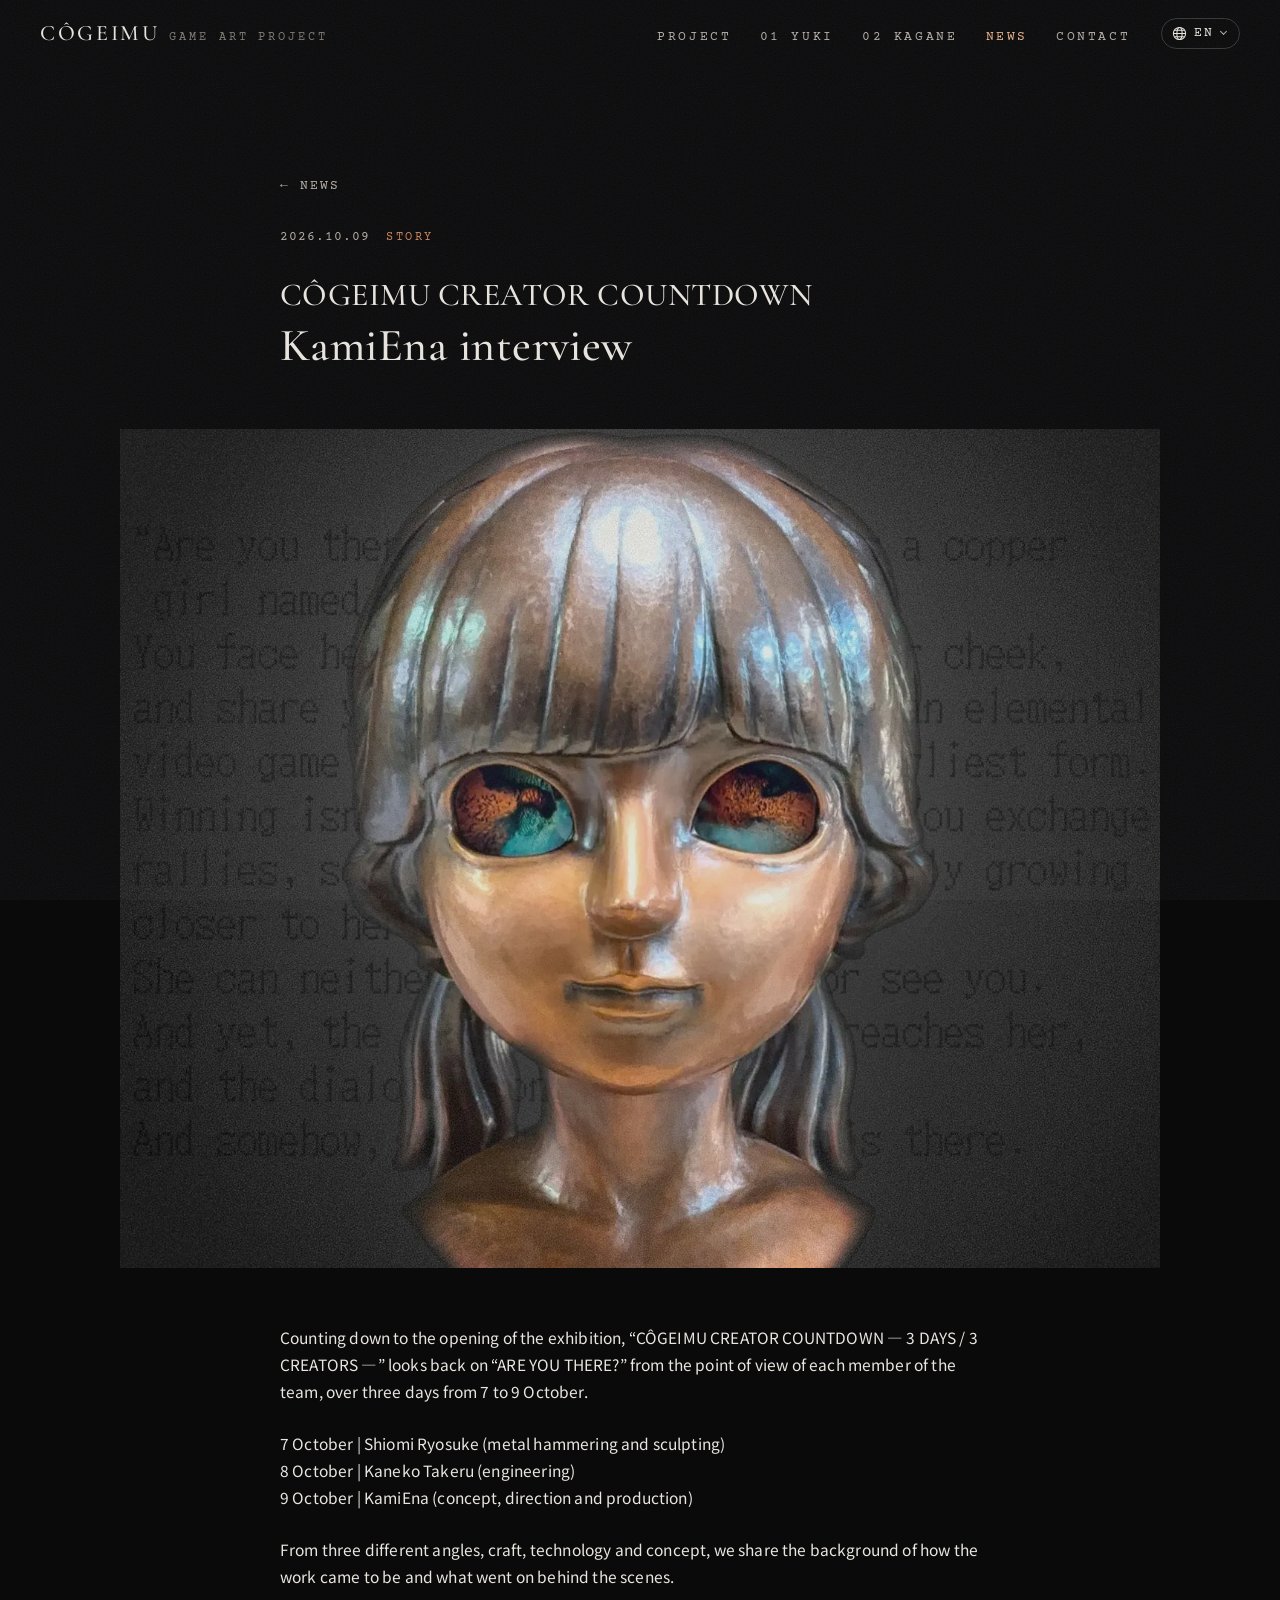
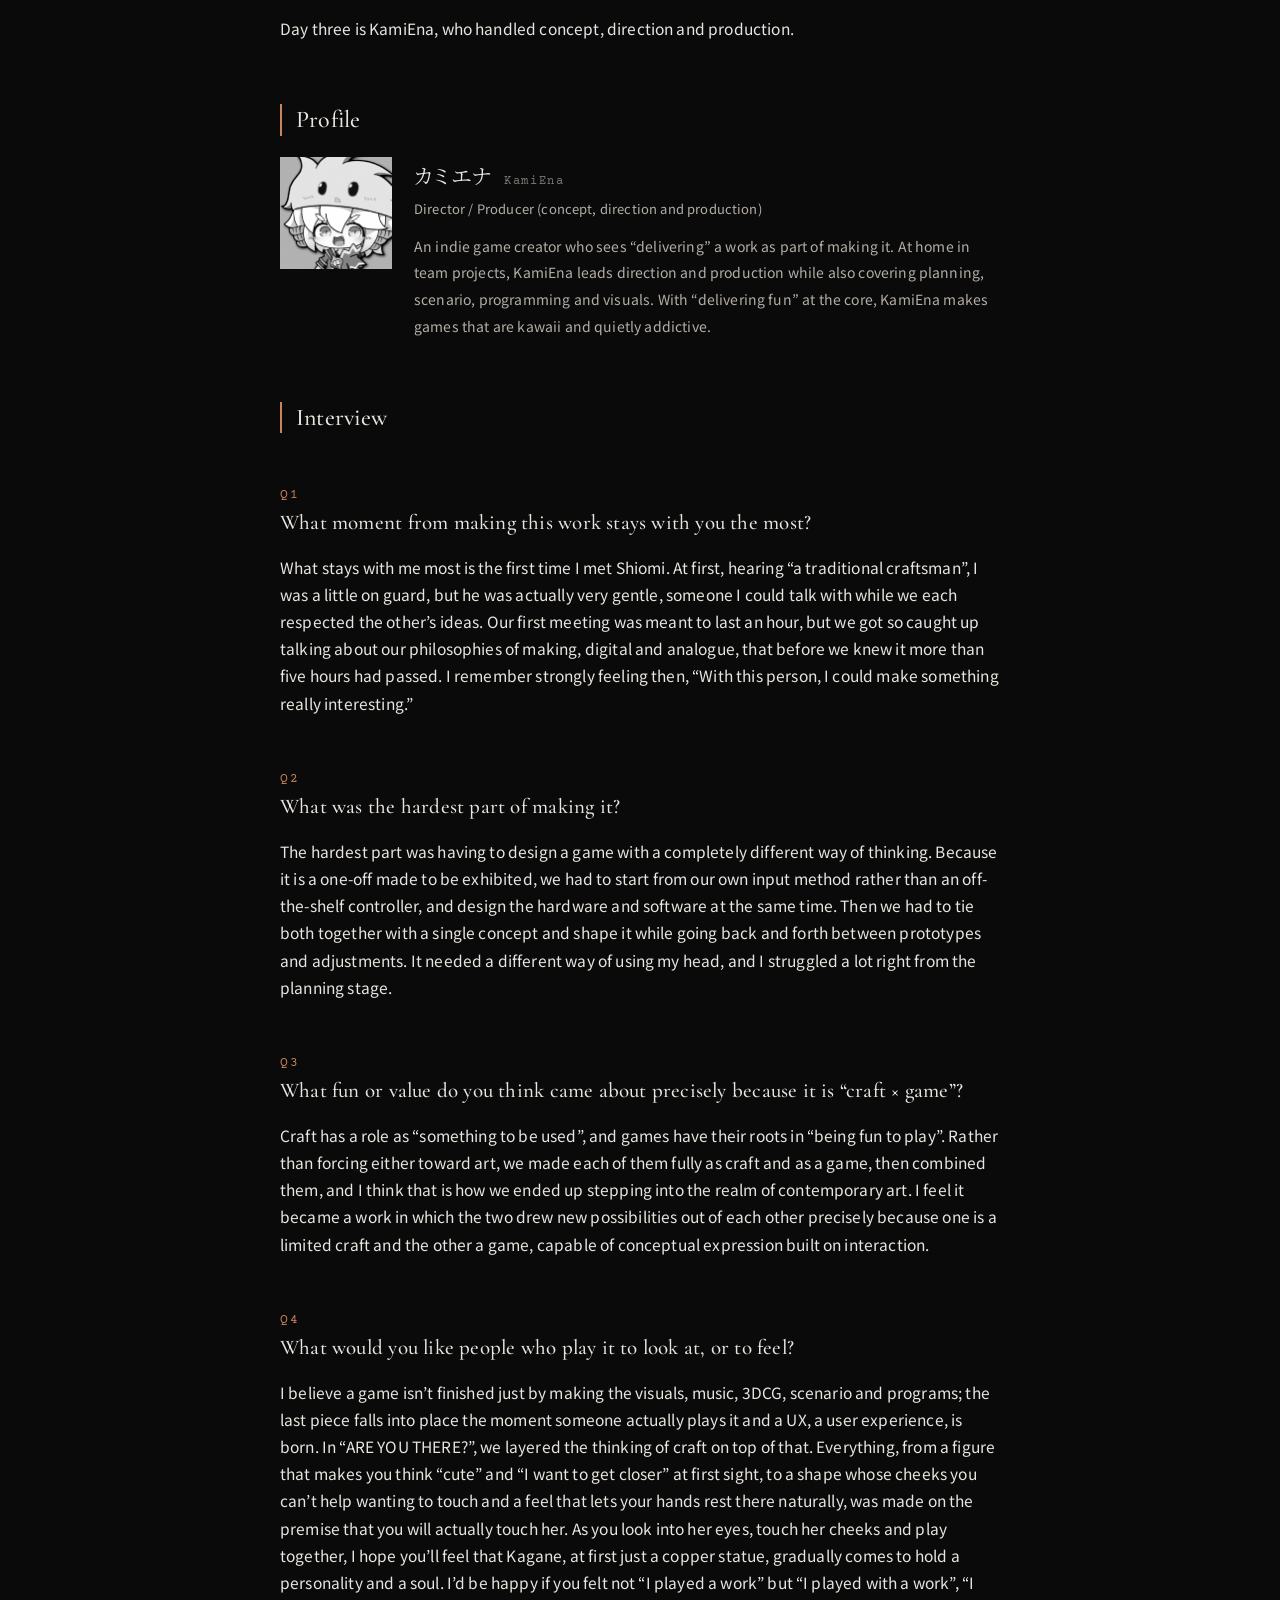
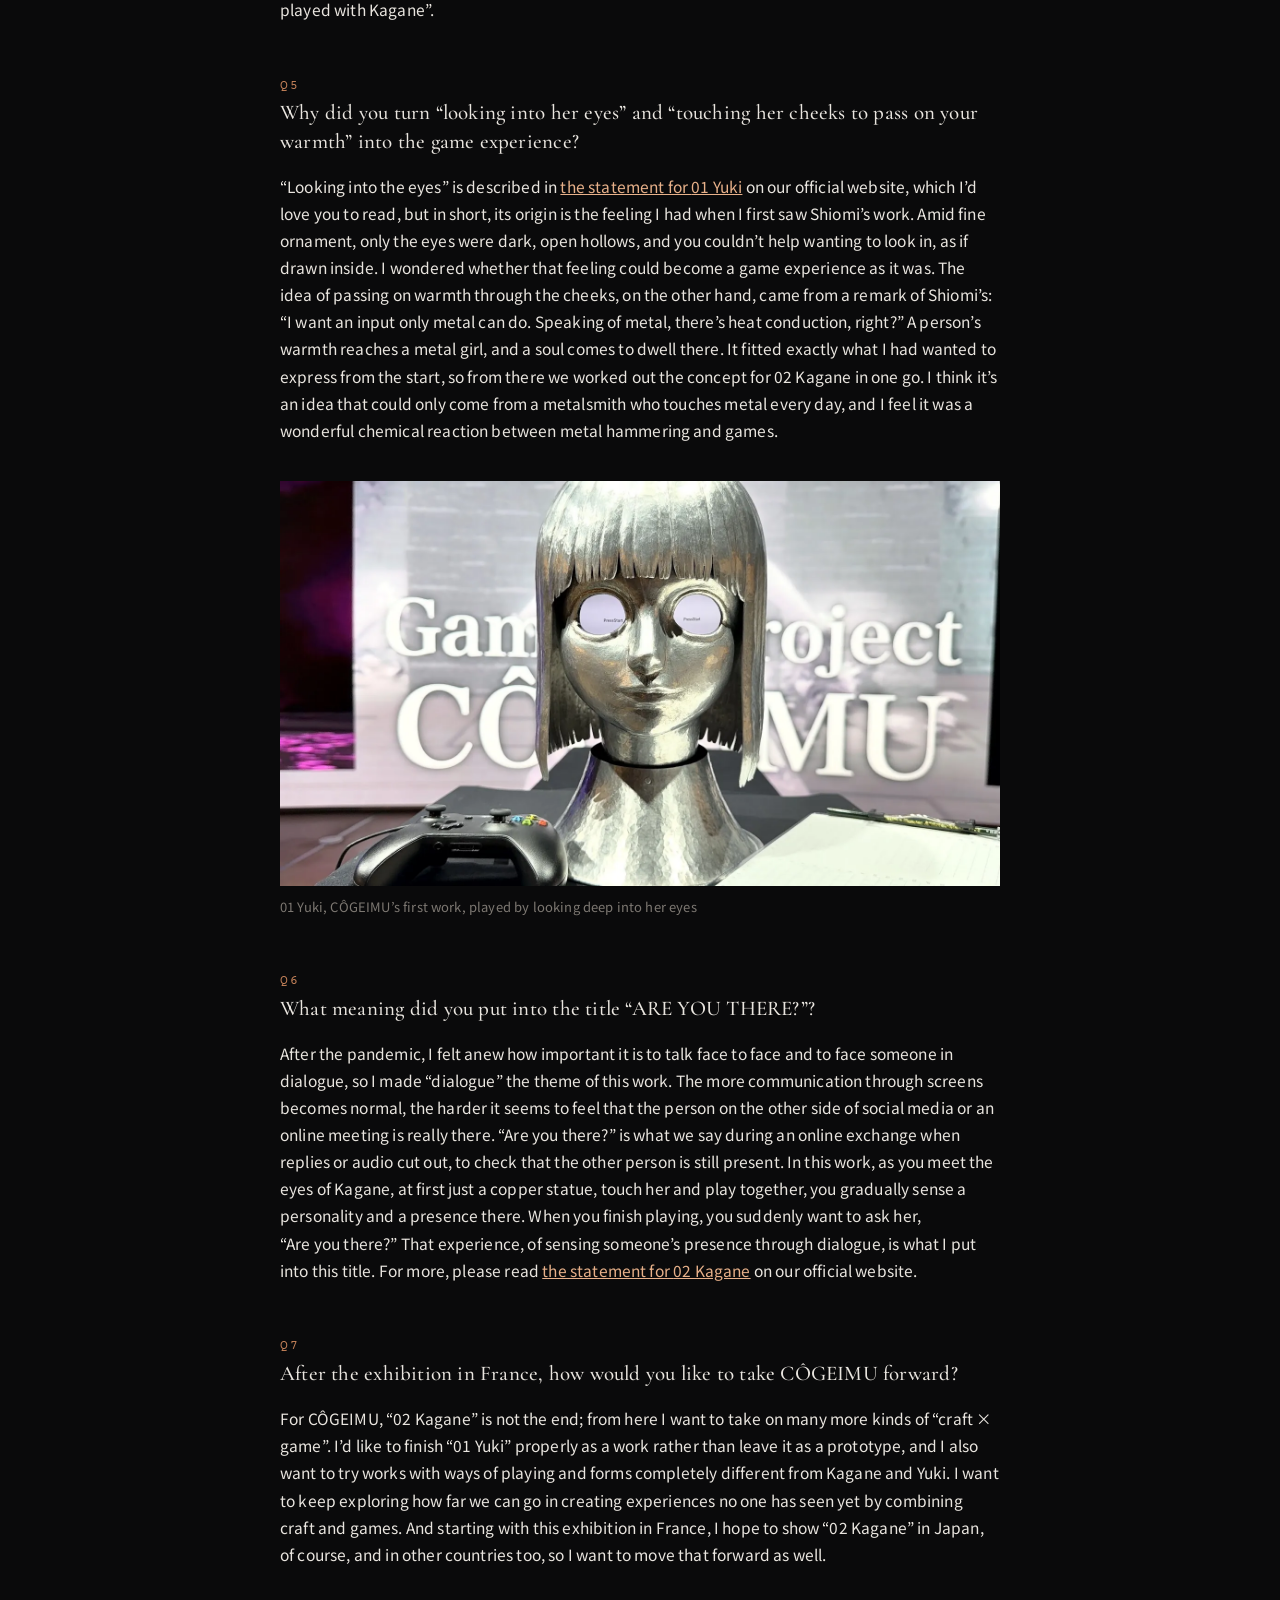
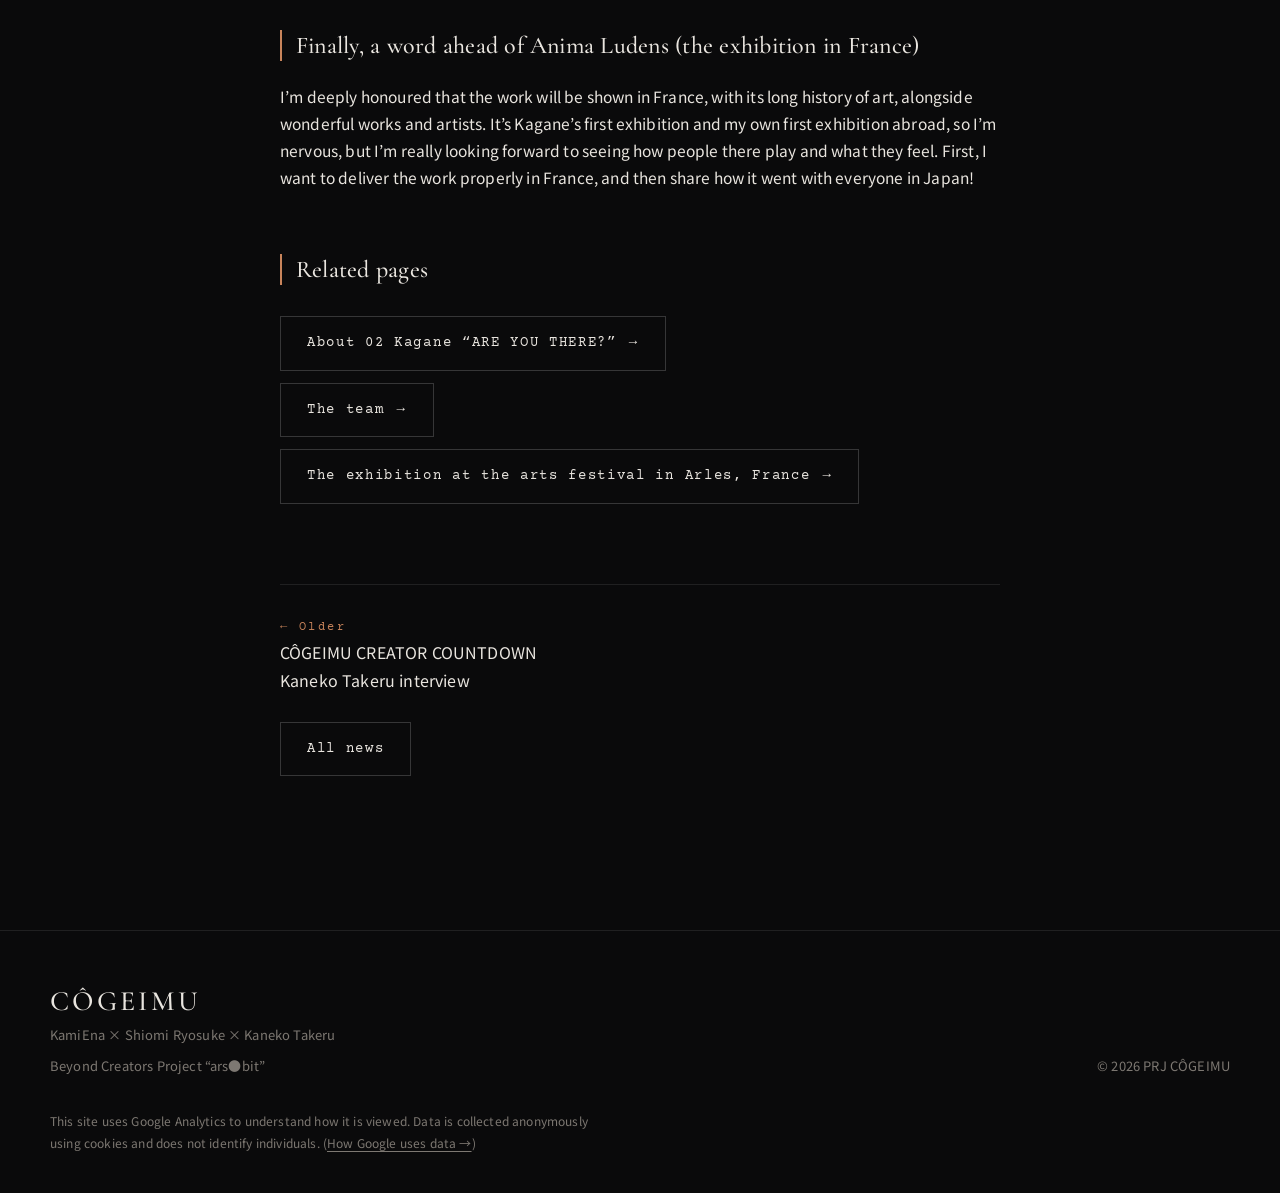
<file: news/2026-10-09-creator-countdown-kamiena-dd85e2.html>
<!doctype html>
<html lang="ja" data-title-ja="CÔGEIMU CREATOR COUNTDOWN｜カミエナ インタビュー｜News｜PRJ CÔGEIMU" data-title-en="CÔGEIMU CREATOR COUNTDOWN | KamiEna interview | News | PRJ CÔGEIMU">
<head>
  <meta charset="utf-8">
  <meta name="viewport" content="width=device-width, initial-scale=1">
  <!-- Google tag (gtag.js) -->
  <script async src="https://www.googletagmanager.com/gtag/js?id=G-QW5S72MZCD"></script>
  <script>
    window.dataLayer = window.dataLayer || [];
    function gtag(){dataLayer.push(arguments);}
    gtag('js', new Date());
    gtag('config', 'G-QW5S72MZCD');
  </script>
  <title>CÔGEIMU CREATOR COUNTDOWN｜カミエナ インタビュー｜News｜PRJ CÔGEIMU</title>
  <meta name="description" content="インタビュー企画「CÔGEIMU CREATOR COUNTDOWN」3日目。02 Kagane『ARE YOU THERE?』で企画・ディレクション・プロデュースを担当したカミエナが、制作を振り返ります。">
  <meta property="og:title" content="CÔGEIMU CREATOR COUNTDOWN｜カミエナ インタビュー | PRJ CÔGEIMU">
  <meta property="og:description" content="インタビュー企画「CÔGEIMU CREATOR COUNTDOWN」3日目。02 Kagane『ARE YOU THERE?』で企画・ディレクション・プロデュースを担当したカミエナが、制作を振り返ります。">
  <meta property="og:type" content="article">
  <meta property="og:site_name" content="PRJ CÔGEIMU">
  <meta property="og:image" content="https://kamiena.github.io/cogeimu/assets/img/common/og.jpg">
  <meta property="og:url" content="https://kamiena.github.io/cogeimu/news/2026-10-09-creator-countdown-kamiena-dd85e2.html">
  <link rel="canonical" href="https://kamiena.github.io/cogeimu/news/2026-10-09-creator-countdown-kamiena-dd85e2.html">
  <meta name="twitter:card" content="summary_large_image">
  <meta name="theme-color" content="#0a0a0b">
  <link rel="icon" href="../assets/img/common/favicon-32.png" sizes="32x32" type="image/png">
  <link rel="icon" href="../assets/img/common/favicon-192.png" sizes="192x192" type="image/png">
  <link rel="apple-touch-icon" href="../assets/img/common/apple-touch-icon.png">
  <link rel="preconnect" href="https://fonts.googleapis.com">
  <link rel="preconnect" href="https://fonts.gstatic.com" crossorigin>
  <link href="https://fonts.googleapis.com/css2?family=Cormorant+Garamond:ital,wght@0,400;0,500;1,400&family=Courier+Prime:wght@400;700&family=Noto+Sans+JP:wght@400;500&family=Noto+Serif+JP:wght@400;500&display=swap" rel="stylesheet">
  <link rel="stylesheet" href="../assets/css/style.css?v=20261010f">
  <script src="../assets/js/budoux-ja.js" defer></script>
  <script src="../assets/js/main.js?v=20261010c" defer></script>
  <script type="application/ld+json">
  {
    "@context": "https://schema.org",
    "@type": "NewsArticle",
    "headline": "CÔGEIMU CREATOR COUNTDOWN｜カミエナ インタビュー",
    "datePublished": "2026-10-09",
    "image": "https://kamiena.github.io/cogeimu/assets/img/common/og.jpg",
    "author": { "@type": "Organization", "name": "PRJ CÔGEIMU", "alternateName": ["CÔGEIMU", "COGEIMU", "コーゲイム"] }
  }
  </script>
</head>
<body class="page-news">
<a class="skip" href="#main"><span lang="ja">本文へ移動</span><span lang="en">Skip to content</span></a>

<header class="site-header">
  <a class="logo" href="../">CÔGEIMU <small>Game Art Project</small></a>
  <nav class="nav" aria-label="Main">
    <ul class="nav__links" id="nav-links">
      <li><a href="../#project">Project</a></li>
      <li><a href="../works/yuki.html">01 Yuki</a></li>
      <li><a href="../works/kagane.html">02 Kagane</a></li>
      <li><a href="./" aria-current="page">News</a></li>
      <li><a href="../#contact">Contact</a></li>
    </ul>
    <div class="lang-toggle">
      <button type="button" class="lang-toggle__btn" aria-haspopup="true" aria-expanded="false" aria-label="Language: 日本語"><svg class="lang-toggle__globe" viewBox="0 0 16 16" aria-hidden="true" fill="none" stroke="currentColor" stroke-width="1.1"><circle cx="8" cy="8" r="6.5"/><ellipse cx="8" cy="8" rx="2.8" ry="6.5"/><path d="M1.5 8h13M2.6 4.6h10.8M2.6 11.4h10.8"/></svg><span class="lang-toggle__code">JP</span><span class="lang-toggle__caret" aria-hidden="true"></span></button>
      <div class="lang-menu" hidden>
        <button type="button" data-lang="ja">日本語</button>
        <button type="button" data-lang="en">English</button>
        <button type="button" data-lang="fr">Français</button>
        <button type="button" data-lang="it">Italiano</button>
        <button type="button" data-lang="es">Español</button>
        <button type="button" data-lang="de">Deutsch</button>
        <button type="button" data-lang="ko">한국어</button>
        <button type="button" data-lang="zh-Hans">简体中文</button>
        <button type="button" data-lang="zh-Hant">繁體中文</button>
      </div>
    </div>
    <button class="menu-btn" type="button" aria-label="Menu" aria-expanded="false" aria-controls="nav-links"><span></span></button>
  </nav>
</header>

<main id="main">
  <!-- CÔGEIMU CREATOR COUNTDOWN: an interview article -->
  <article class="post">
    <header class="wrap wrap--post post__head">
      <p class="post__back"><a href="./">← News</a></p>
      <p class="post__meta"><time datetime="2026-10-09">2026.10.09</time><span class="news__cat">Story</span></p>
      <h1 class="post__title"><span lang="ja"><span class="post-series">CÔGEIMU CREATOR COUNTDOWN</span><br>カミエナ インタビュー</span><span lang="en"><span class="post-series">CÔGEIMU CREATOR COUNTDOWN</span><br>KamiEna interview</span></h1>
    </header>

    <figure class="post__hero">
      <img src="../assets/img/kagane/hero.webp" width="1400" height="1129" alt="02 Kagane『ARE YOU THERE?』のカガネ" data-alt-ja="02 Kagane『ARE YOU THERE?』のカガネ" data-alt-en="Kagane, 02 Kagane “ARE YOU THERE?”" fetchpriority="high">
    </figure>

    <div class="wrap wrap--post post__body">
      <p>
        <span lang="ja">展示開始に向け、10月7日から9日の3日間、制作メンバーそれぞれの視点から<span class="nw">『ARE YOU THERE?』</span>を振り返るインタビュー企画「CÔGEIMU CREATOR COUNTDOWN ― 3 DAYS / 3 CREATORS ―」をお届けします。</span>
        <span lang="en">Counting down to the opening of the exhibition, “CÔGEIMU CREATOR COUNTDOWN ― 3 DAYS / 3 CREATORS ―” looks back on <span class="nw">“ARE YOU THERE?”</span> from the point of view of each member of the team, over three days from 7 to 9 October.</span>
      </p>
      <p>
        <span lang="ja">10月7日｜塩見亮介（担当：鍛金・造形）<br>10月8日｜金子尊（担当：エンジニアリング）<br>10月9日｜カミエナ（担当：企画・ディレクション・プロデュース）</span>
        <span lang="en">7 October | Shiomi Ryosuke (metal hammering and sculpting)<br>8 October | Kaneko Takeru (engineering)<br>9 October | KamiEna (concept, direction and production)</span>
      </p>
      <p>
        <span lang="ja">工芸、技術、企画という異なる視点から、作品が生まれるまでの背景や制作の裏側を紹介します。</span>
        <span lang="en">From three different angles, craft, technology and concept, we share the background of how the work came to be and what went on behind the scenes.</span>
      </p>
      <p>
        <span lang="ja">3日目は、企画・ディレクション・プロデュースを担当したカミエナです。</span>
        <span lang="en">Day three is KamiEna, who handled concept, direction and production.</span>
      </p>

      <h2><span lang="ja">プロフィール</span><span lang="en">Profile</span></h2>
      <div class="post-profile">
        <img src="../assets/img/team/kamiena.webp" width="451" height="451" loading="lazy" alt="カミエナ" data-alt-ja="カミエナ" data-alt-en="KamiEna">
        <div>
          <p class="post-profile__name">カミエナ<small>KamiEna</small></p>
          <p class="post-profile__role"><span lang="ja">ディレクター／プロデューサー（担当：企画・ディレクション・プロデュース）</span><span lang="en">Director / Producer (concept, direction and production)</span></p>
          <p class="post-profile__bio"><span lang="ja">“創る”だけでなく“届ける”までをモノづくりと捉えるインディーゲームクリエイター。チーム制作を得意とし、ディレクション・プロデュースを中心に、企画・シナリオ・プログラム・絵作りなど幅広く担う。「楽しいを届ける」を軸に「kawaii × クセになる遊び」なゲームを作っている。</span><span lang="en">An indie game creator who sees “delivering” a work as part of making it. At home in team projects, KamiEna leads direction and production while also covering planning, scenario, programming and visuals. With “delivering fun” at the core, KamiEna makes games that are kawaii and quietly addictive.</span></p>
        </div>
      </div>

      <h2><span lang="ja">インタビュー</span><span lang="en">Interview</span></h2>
      <h3 class="qa-q"><span class="qa-q__no">Q1</span><span lang="ja">今回の制作で、一番印象に残っている出来事・瞬間は？</span><span lang="en">What moment from making this work stays with you the most?</span></h3>
      <p>
        <span lang="ja">一番印象に残っているのは、塩見さんと初めてお会いした時です。最初は「伝統工芸の職人さん」と聞いて少し身構えていたのですが、実際はとても温厚で、お互いの考えを尊重しながら話せる方でした。1時間の予定だった初回打ち合わせも、デジタルとアナログそれぞれの制作思想の話で盛り上がり、気づけば5時間以上に。この時に「この人となら面白いものが作れそうだ」と強く感じたのを覚えています。</span>
        <span lang="en">What stays with me most is the first time I met Shiomi. At first, hearing “a traditional craftsman”, I was a little on guard, but he was actually very gentle, someone I could talk with while we each respected the other’s ideas. Our first meeting was meant to last an hour, but we got so caught up talking about our philosophies of making, digital and analogue, that before we knew it more than five hours had passed. I remember strongly feeling then, “With this person, I could make something really interesting.”</span>
      </p>
      <h3 class="qa-q"><span class="qa-q__no">Q2</span><span lang="ja">制作の中で、一番大変だったことは？</span><span lang="en">What was the hardest part of making it?</span></h3>
      <p>
        <span lang="ja">一番大変だったのは、普段とはまったく違う考え方でゲームを設計する必要があったことです。展示を前提にした一点ものなので、市販のコントローラーではなく独自の入力方法から考え、ハードウェアとソフトウェアを同時に設計していく必要がありました。さらに両方を一つのコンセプトでつなぎ、試作と調整を行き来しながら形にしていく。普段とは違う頭の使い方が必要で、企画段階からかなり苦労しました。</span>
        <span lang="en">The hardest part was having to design a game with a completely different way of thinking. Because it is a one-off made to be exhibited, we had to start from our own input method rather than an off-the-shelf controller, and design the hardware and software at the same time. Then we had to tie both together with a single concept and shape it while going back and forth between prototypes and adjustments. It needed a different way of using my head, and I struggled a lot right from the planning stage.</span>
      </p>
      <h3 class="qa-q"><span class="qa-q__no">Q3</span><span lang="ja">「工芸 × ゲーム」だからこそ生まれた面白さや価値は、何だと思いますか？</span><span lang="en">What fun or value do you think came about precisely because it is “craft × game”?</span></h3>
      <p>
        <span lang="ja">工芸には「使うもの」としての役割があり、ゲームにも「遊んで楽しい」という根っこがある。その二つを無理にアートへ寄せるのではなく、それぞれを工芸として、ゲームとしてしっかり作り切ったうえで掛け合わせることで、結果として現代アートの領域に踏み込めたのではないかと思っています。限定性のある工芸と、インタラクションを前提としたコンセプト表現ができるゲームだからこそ互いに新しい可能性を引き出せた作品になったと感じています。</span>
        <span lang="en">Craft has a role as “something to be used”, and games have their roots in “being fun to play”. Rather than forcing either toward art, we made each of them fully as craft and as a game, then combined them, and I think that is how we ended up stepping into the realm of contemporary art. I feel it became a work in which the two drew new possibilities out of each other precisely because one is a limited craft and the other a game, capable of conceptual expression built on interaction.</span>
      </p>
      <h3 class="qa-q"><span class="qa-q__no">Q4</span><span lang="ja">実際に体験する人に「ここを見てほしい／感じてほしい」と思うポイントは？</span><span lang="en">What would you like people who play it to look at, or to feel?</span></h3>
      <p>
        <span lang="ja">ゲームは、映像や音楽、3DCG、シナリオ、プログラムなどを作っただけでは完成せず、実際に誰かが遊び、UX＝ユーザー体験が生まれた瞬間に最後のピースがはまるものだと思っています。今回の<span class="nw">『ARE YOU THERE?』</span>では、そこに工芸としての考え方も重ねました。見た瞬間に「かわいい」「近づきたい」と思える姿や、思わず頬に触れたくなる形、自然に手を添えられる触り心地まで含めて、実際に触れてもらうことを前提に作っています。そうして瞳を覗き、頬に触れ、一緒に遊ぶ中で、最初はただの銅像だったカガネに、次第に人格や魂が宿っているように感じてほしい。「作品で遊んだ」ではなく、「作品と遊んだ」「カガネと遊んだ」と感じてもらえたら嬉しいです。</span>
        <span lang="en">I believe a game isn’t finished just by making the visuals, music, 3DCG, scenario and programs; the last piece falls into place the moment someone actually plays it and a UX, a user experience, is born. In <span class="nw">“ARE YOU THERE?”</span>, we layered the thinking of craft on top of that. Everything, from a figure that makes you think “cute” and “I want to get closer” at first sight, to a shape whose cheeks you can’t help wanting to touch and a feel that lets your hands rest there naturally, was made on the premise that you will actually touch her. As you look into her eyes, touch her cheeks and play together, I hope you’ll feel that Kagane, at first just a copper statue, gradually comes to hold a personality and a soul. I’d be happy if you felt not “I played a work” but “I played with a work”, “I played with Kagane”.</span>
      </p>
      <h3 class="qa-q"><span class="qa-q__no">Q5</span><span lang="ja">なぜ「瞳を覗く」「頬に触れて体温を伝える」という行為をゲーム体験にしたのですか？</span><span lang="en">Why did you turn “looking into her eyes” and “touching her cheeks to pass on your warmth” into the game experience?</span></h3>
      <p>
        <span lang="ja">「瞳を覗く」という体験は、ぜひ公式ホームページ内の<a href="../works/yuki.html#statement">01Yukiのステートメント</a>にも記載があるので読んでみて頂きたいのですが、端的に言うと塩見さんの作品を初めて見た時の感覚が原点です。細かな装飾に囲まれた中で、目だけがぽっかりと暗い空洞になっていて、思わず吸い込まれるように覗き込みたくなる。その感覚をそのままゲーム体験にできないかと考えました。一方、頬から体温を伝えるアイデアは、塩見さんの「金属だからこそできる入力にしたい。金属といえば例えば熱伝導があるよねぇ～」という一言がきっかけです。人のぬくもりが金属の少女へ伝わり、そこに魂が宿っていく。もともと表現したかったコトにピッタリなアイデアでもあったため、そこを起点に一気に<span class="nw">02 Kagane</span>の企画を練りました。このアイデアは普段金属に触れ続けている鍛金家だからこそ、出てきたアイデアだなと思っており、鍛金×ゲームの見事な化学反応だなーと感じています。</span>
        <span lang="en">“Looking into the eyes” is described in <a href="../works/yuki.html#statement">the statement for <span class="nw">01 Yuki</span></a> on our official website, which I’d love you to read, but in short, its origin is the feeling I had when I first saw Shiomi’s work. Amid fine ornament, only the eyes were dark, open hollows, and you couldn’t help wanting to look in, as if drawn inside. I wondered whether that feeling could become a game experience as it was. The idea of passing on warmth through the cheeks, on the other hand, came from a remark of Shiomi’s: “I want an input only metal can do. Speaking of metal, there’s heat conduction, right?” A person’s warmth reaches a metal girl, and a soul comes to dwell there. It fitted exactly what I had wanted to express from the start, so from there we worked out the concept for <span class="nw">02 Kagane</span> in one go. I think it’s an idea that could only come from a metalsmith who touches metal every day, and I feel it was a wonderful chemical reaction between metal hammering and games.</span>
      </p>
      <figure>
        <img src="../assets/img/yuki/hero.webp" width="1560" height="878" loading="lazy" alt="01 Yuki。瞳の奥を覗き込んで遊ぶ、CÔGEIMU の最初の作品" data-alt-ja="01 Yuki。瞳の奥を覗き込んで遊ぶ、CÔGEIMU の最初の作品" data-alt-en="01 Yuki, CÔGEIMU’s first work, played by looking deep into her eyes">
        <figcaption><span lang="ja">01 Yuki。瞳の奥を覗き込んで遊ぶ、CÔGEIMU の最初の作品</span><span lang="en">01 Yuki, CÔGEIMU’s first work, played by looking deep into her eyes</span></figcaption>
      </figure>
      <h3 class="qa-q"><span class="qa-q__no">Q6</span><span lang="ja"><span class="nw">『ARE YOU THERE?』</span>というタイトルには、どんな意味を込めていますか？</span><span lang="en">What meaning did you put into the title <span class="nw">“ARE YOU THERE?”</span>?</span></h3>
      <p>
        <span lang="ja">コロナ禍を経て、直接顔を合わせて話すこと、相手と向き合って対話することの大切さを改めて感じ、本作のテーマを「対話」としました。画面越しのコミュニケーションが当たり前になるほど、SNSやオンラインミーティングの先にいる相手の「実在感」を感じにくくなっているようにも思います。<span class="nw">「Are you there?」</span>は、オンラインでのやり取り中に返事や音声が途切れた時、「そこにいる？」と相手の存在を確かめるために使われる言葉です。本作では、最初はただの銅像だったカガネと目を合わせ、触れ、一緒に遊んでいく中で、少しずつそこに人格や気配を感じていく。遊び終えた時、ふと彼女に<span class="nw">「Are you there?」</span>と問いかけたくなる。そんな、対話の中で誰かの存在を感じていく体験を、このタイトルに込めています。ぜひ詳しくは、公式ホームページの<a href="../works/kagane.html#statement"><span class="nw">02 Kagane</span>のステートメント</a>もご覧ください。</span>
        <span lang="en">After the pandemic, I felt anew how important it is to talk face to face and to face someone in dialogue, so I made “dialogue” the theme of this work. The more communication through screens becomes normal, the harder it seems to feel that the person on the other side of social media or an online meeting is really there. <span class="nw">“Are you there?”</span> is what we say during an online exchange when replies or audio cut out, to check that the other person is still present. In this work, as you meet the eyes of Kagane, at first just a copper statue, touch her and play together, you gradually sense a personality and a presence there. When you finish playing, you suddenly want to ask her, <span class="nw">“Are you there?”</span> That experience, of sensing someone’s presence through dialogue, is what I put into this title. For more, please read <a href="../works/kagane.html#statement">the statement for <span class="nw">02 Kagane</span></a> on our official website.</span>
      </p>
      <h3 class="qa-q"><span class="qa-q__no">Q7</span><span lang="ja">フランスでの展示を経て、今後CÔGEIMUをどう展開していきたいですか？</span><span lang="en">After the exhibition in France, how would you like to take CÔGEIMU forward?</span></h3>
      <p>
        <span lang="ja">CÔGEIMUとしては、今回の「<span class="nw">02 Kagane</span>」で終わりではなく、ここからさらにいろいろな「工芸 × ゲーム」に挑戦していきたいと思っています。「<span class="nw">01 Yuki</span>」も、プロトタイプとして終わらせるのではなく、改めて作品として完成させたいですし、KaganeやYukiとはまったく違う遊び方や形を持った作品にも挑戦したいです。工芸とゲームを掛け合わせることで、まだ見たことのない体験をどこまで作れるのか、これからも探っていきたいと思っています。また今回のフランス展示をはじめ、「<span class="nw">02 Kagane</span>」についても、日本はもちろん、ほかの国々でも展示していけたらと思っているので、その展開も進めていきたいです。</span>
        <span lang="en">For CÔGEIMU, “<span class="nw">02 Kagane</span>” is not the end; from here I want to take on many more kinds of “craft × game”. I’d like to finish “<span class="nw">01 Yuki</span>” properly as a work rather than leave it as a prototype, and I also want to try works with ways of playing and forms completely different from Kagane and Yuki. I want to keep exploring how far we can go in creating experiences no one has seen yet by combining craft and games. And starting with this exhibition in France, I hope to show “<span class="nw">02 Kagane</span>” in Japan, of course, and in other countries too, so I want to move that forward as well.</span>
      </p>

      <h2><span lang="ja">最後に、Anima Ludens（フランス展示）に向けて一言</span><span lang="en">Finally, a word ahead of Anima Ludens (the exhibition in France)</span></h2>
      <p>
        <span lang="ja">長い芸術の歴史を持つフランスで、素晴らしい作品や作家の皆さんと並んで展示いただけることを、とても光栄に思っています。Kaganeにとって初めての展示であり、僕自身にとっても初の海外展示なので、ドキドキしつつも、現地の皆さんがどんなふうに遊び、何を感じてくれるのかとても楽しみです。まずはフランスでしっかり作品を届けて、その様子も日本の皆さんにお伝えしていけたらと思います！</span>
        <span lang="en">I’m deeply honoured that the work will be shown in France, with its long history of art, alongside wonderful works and artists. It’s Kagane’s first exhibition and my own first exhibition abroad, so I’m nervous, but I’m really looking forward to seeing how people there play and what they feel. First, I want to deliver the work properly in France, and then share how it went with everyone in Japan!</span>
      </p>

      <h2><span lang="ja">関連ページ</span><span lang="en">Related pages</span></h2>
      <div class="post__links">
        <a class="btn" href="../works/kagane.html"><span lang="ja">02 Kagane『ARE YOU THERE?』の作品紹介</span><span lang="en">About 02 Kagane “ARE YOU THERE?”</span> <span aria-hidden="true">→</span></a>
        <a class="btn" href="../#team"><span lang="ja">制作メンバーのプロフィール</span><span lang="en">The team</span> <span aria-hidden="true">→</span></a>
        <a class="btn" href="2026-10-04-anima-ludens.html"><span lang="ja">フランス・アルルの芸術祭での<span class="nw">展示について</span></span><span lang="en">The exhibition at the arts festival in Arles, France</span> <span aria-hidden="true">→</span></a>
      </div>
    </div>

    <footer class="wrap wrap--post post__foot">
      <nav class="post-nav" aria-label="News"><a href="2026-10-08-creator-countdown-kaneko-91ced3.html" class="post-nav__prev"><small>← <span lang="ja">古い記事</span><span lang="en">Older</span></small><span><span lang="ja"><span class="post-series">CÔGEIMU CREATOR COUNTDOWN</span><br>金子尊 インタビュー</span><span lang="en"><span class="post-series">CÔGEIMU CREATOR COUNTDOWN</span><br>Kaneko Takeru interview</span></span></a></nav>
      <a class="btn" href="./"><span lang="ja">ニュース一覧へ</span><span lang="en">All news</span></a>
    </footer>
  </article>
</main>

<footer class="site-footer">
  <div class="wrap">
    <div>
      <a class="logo" href="../">CÔGEIMU</a>
      <p><span lang="ja">カミエナ × 塩見亮介 × 金子尊</span><span lang="en">KamiEna × Shiomi Ryosuke × Kaneko Takeru</span></p>
      <p>Beyond Creators Project “ars●bit”</p>
    </div>
    <p>© <span data-year>2026</span> PRJ CÔGEIMU</p>
    <p class="site-footer__note"><span lang="ja">このサイトでは、閲覧状況を知るために Google アナリティクスを使用しています。データは Cookie を使って匿名で集めており、個人を特定するものではありません。（<a href="https://policies.google.com/technologies/partner-sites?hl=ja" target="_blank" rel="noopener">Google によるデータの使用について →</a>）</span><span lang="en">This site uses Google Analytics to understand how it is viewed. Data is collected anonymously using cookies and does not identify individuals. (<a href="https://policies.google.com/technologies/partner-sites?hl=en" target="_blank" rel="noopener">How Google uses data →</a>)</span></p>
  </div>
</footer>
<div class="grain" aria-hidden="true"></div>
</body>
</html>
</file>
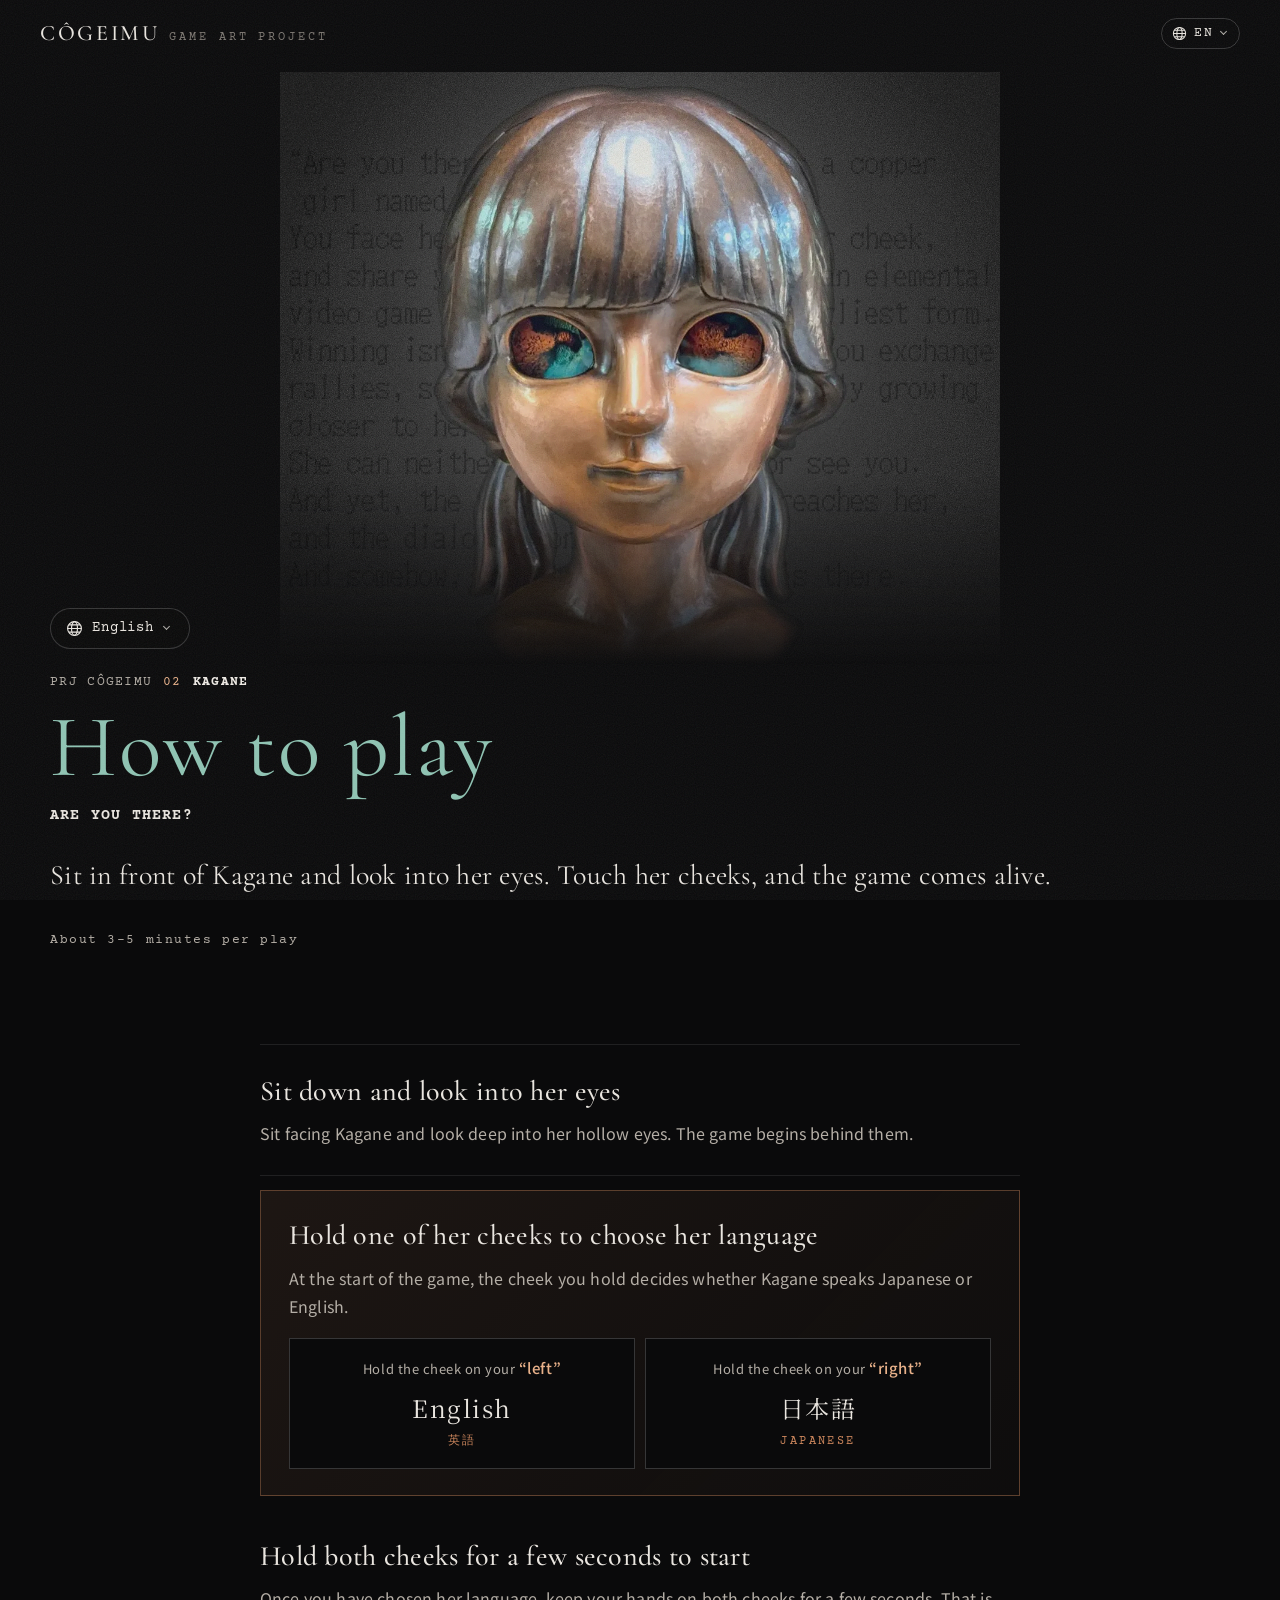
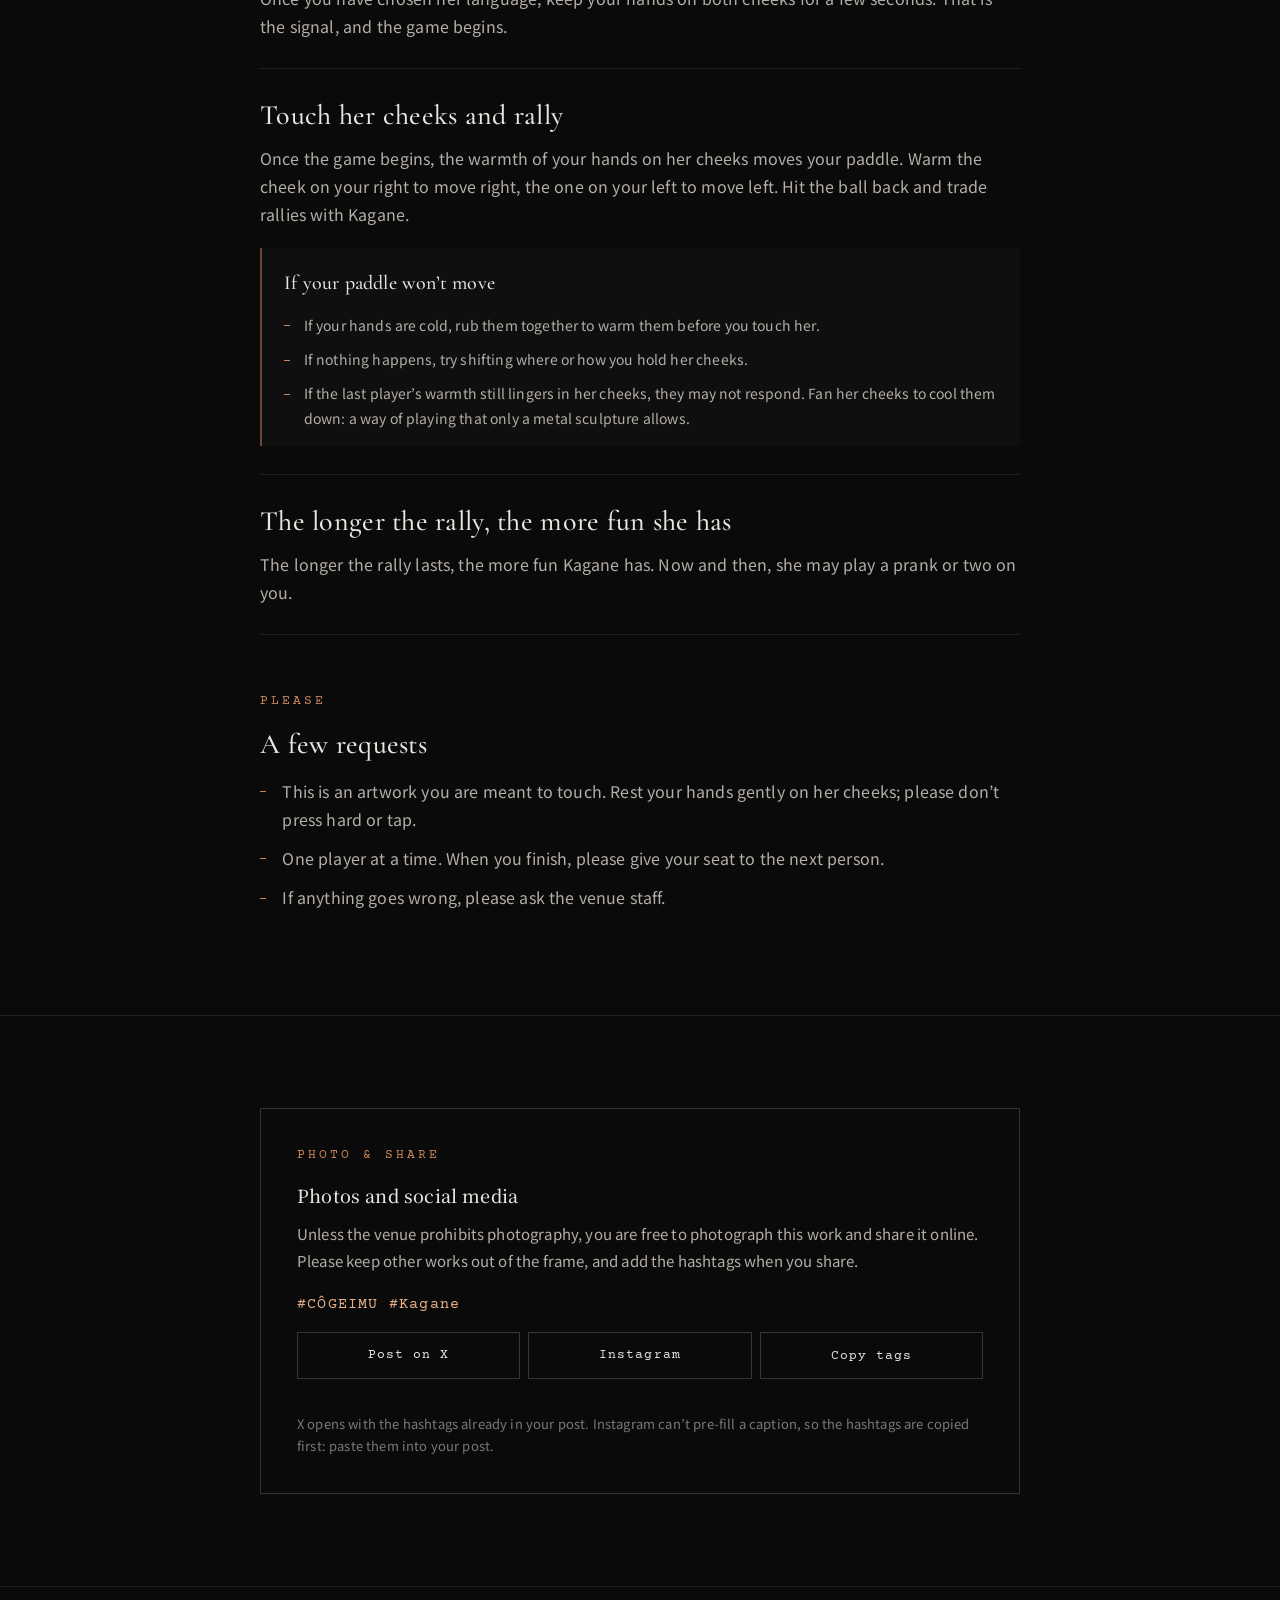
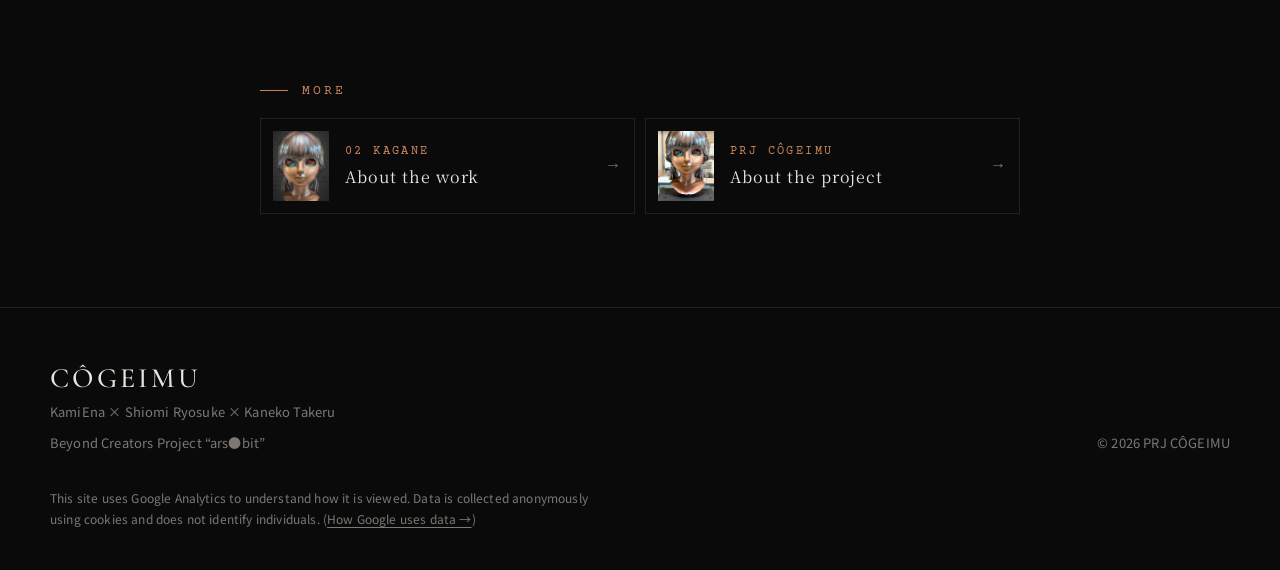
<file: play/kagane.html>
<!doctype html>
<html lang="ja" data-title-ja="遊び方｜02 Kagane「ARE YOU THERE?」｜PRJ CÔGEIMU" data-title-en="How to play | 02 Kagane — ARE YOU THERE? | PRJ CÔGEIMU">
<head>
  <meta charset="utf-8">
  <meta name="viewport" content="width=device-width, initial-scale=1">
  <!-- Google tag (gtag.js) -->
  <script async src="https://www.googletagmanager.com/gtag/js?id=G-QW5S72MZCD"></script>
  <script>
    window.dataLayer = window.dataLayer || [];
    function gtag(){dataLayer.push(arguments);}
    gtag('js', new Date());
    gtag('config', 'G-QW5S72MZCD');
  </script>
  <title>遊び方｜02 Kagane「ARE YOU THERE?」｜PRJ CÔGEIMU</title>
  <meta name="description" content="PRJ CÔGEIMU（COGEIMU／コーゲイム）02 Kagane「ARE YOU THERE?」の遊び方。カガネの正面に座り、瞳を覗き込み、頬に触れて遊ぶ。 / How to play ARE YOU THERE?">
  <meta property="og:title" content="How to play — ARE YOU THERE? | PRJ CÔGEIMU">
  <meta property="og:description" content="カガネの正面に座り、瞳を覗き込み、頬に触れて遊ぶ。 / Sit in front of Kagane, look into her eyes and touch her cheeks to play.">
  <meta property="og:type" content="article">
  <meta property="og:site_name" content="PRJ CÔGEIMU">
  <meta property="og:image" content="https://kamiena.github.io/cogeimu/assets/img/common/og.jpg">
  <meta property="og:url" content="https://kamiena.github.io/cogeimu/play/kagane.html">
  <link rel="canonical" href="https://kamiena.github.io/cogeimu/play/kagane.html">
  <meta name="twitter:card" content="summary_large_image">
  <meta name="theme-color" content="#0a0a0b">
  <link rel="icon" href="../assets/img/common/favicon-32.png" sizes="32x32" type="image/png">
  <link rel="icon" href="../assets/img/common/favicon-192.png" sizes="192x192" type="image/png">
  <link rel="apple-touch-icon" href="../assets/img/common/apple-touch-icon.png">
  <link rel="preconnect" href="https://fonts.googleapis.com">
  <link rel="preconnect" href="https://fonts.gstatic.com" crossorigin>
  <link href="https://fonts.googleapis.com/css2?family=Cormorant+Garamond:ital,wght@0,400;0,500;1,400&family=Courier+Prime:wght@400;700&family=Noto+Sans+JP:wght@400;500&family=Noto+Serif+JP:wght@400;500&display=swap" rel="stylesheet">
  <link rel="stylesheet" href="../assets/css/style.css?v=20261010f">
  <script src="../assets/js/budoux-ja.js" defer></script>
  <script src="../assets/js/main.js?v=20261010c" defer></script>
</head>
<body class="theme-kagane page-play">
<a class="skip" href="#main"><span lang="ja">本文へ移動</span><span lang="en">Skip to content</span></a>

<!-- a page of its own: reached from the QR code beside the work -->
<header class="site-header site-header--simple">
  <a class="logo" href="../">CÔGEIMU <small>Game Art Project</small></a>
  <div class="lang-toggle">
    <button type="button" class="lang-toggle__btn" aria-haspopup="true" aria-expanded="false" aria-label="Language: 日本語"><svg class="lang-toggle__globe" viewBox="0 0 16 16" aria-hidden="true" fill="none" stroke="currentColor" stroke-width="1.1"><circle cx="8" cy="8" r="6.5"/><ellipse cx="8" cy="8" rx="2.8" ry="6.5"/><path d="M1.5 8h13M2.6 4.6h10.8M2.6 11.4h10.8"/></svg><span class="lang-toggle__code">JP</span><span class="lang-toggle__caret" aria-hidden="true"></span></button>
    <div class="lang-menu" hidden>
      <button type="button" data-lang="ja">日本語</button>
      <button type="button" data-lang="en">English</button>
      <button type="button" data-lang="fr">Français</button>
      <button type="button" data-lang="it">Italiano</button>
      <button type="button" data-lang="es">Español</button>
      <button type="button" data-lang="de">Deutsch</button>
      <button type="button" data-lang="ko">한국어</button>
      <button type="button" data-lang="zh-Hans">简体中文</button>
      <button type="button" data-lang="zh-Hant">繁體中文</button>
    </div>
  </div>
</header>

<main id="main">

  <section class="play-hero">
    <img class="play-hero__img" src="../assets/img/kagane/hero-face.webp" width="1200" height="986" alt="銅の鍛金でつくられた少女の像 カガネ" data-alt-ja="銅の鍛金でつくられた少女の像 カガネ" data-alt-en="Kagane, a girl hammered from copper" fetchpriority="high">
    <div class="wrap play-hero__text">
      <div class="lang-toggle lang-toggle--big">
        <button type="button" class="lang-toggle__btn" aria-haspopup="true" aria-expanded="false" aria-label="Language: 日本語"><svg class="lang-toggle__globe" viewBox="0 0 16 16" aria-hidden="true" fill="none" stroke="currentColor" stroke-width="1.1"><circle cx="8" cy="8" r="6.5"/><ellipse cx="8" cy="8" rx="2.8" ry="6.5"/><path d="M1.5 8h13M2.6 4.6h10.8M2.6 11.4h10.8"/></svg><span class="lang-toggle__code">日本語</span><span class="lang-toggle__caret" aria-hidden="true"></span></button>
        <div class="lang-menu" hidden>
          <button type="button" data-lang="ja">日本語</button>
          <button type="button" data-lang="en">English</button>
          <button type="button" data-lang="fr">Français</button>
          <button type="button" data-lang="it">Italiano</button>
          <button type="button" data-lang="es">Español</button>
          <button type="button" data-lang="de">Deutsch</button>
          <button type="button" data-lang="ko">한국어</button>
          <button type="button" data-lang="zh-Hans">简体中文</button>
          <button type="button" data-lang="zh-Hant">繁體中文</button>
        </div>
      </div>
      <p class="play-hero__work">PRJ CÔGEIMU <span>02</span> <b>Kagane</b></p>
      <h1 class="play-hero__title">How to play</h1>
      <p class="play-hero__name"><span lang="ja">ARE YOU THERE? の遊び方</span><span lang="en">ARE YOU THERE?</span></p>
      <p class="lead play-hero__lead">
        <span lang="ja">カガネの正面に座り、<br class="sp">瞳を覗き込みながら遊ぶ。<br>頬に触れると、ゲームが動きだす。</span>
        <span lang="en">Sit in front of Kagane and look into her eyes. Touch her cheeks, and the game comes alive.</span>
      </p>
      <p class="play-hero__time"><span lang="ja">1回のプレイは3〜5分ほど</span><span lang="en">About 3–5 minutes per play</span></p>
    </div>
  </section>

  <section class="section section--tight" id="how-to-play">
    <div class="wrap wrap--play">
      <ol class="play-steps">
        <li>
          <h2><span lang="ja">正面に座り、瞳を覗き込む</span><span lang="en">Sit down and look into her eyes</span></h2>
          <p><span lang="ja">カガネの正面に座り、空洞になった瞳の奥を覗き込む。ゲームは、その瞳の奥で始まる。</span><span lang="en">Sit facing Kagane and look deep into her hollow eyes. The game begins behind them.</span></p>
        </li>
        <li class="play-steps__key">
          <h2><span lang="ja">左右どちらかの頬に長く触れて、言語を選択する</span><span lang="en">Hold one of her cheeks to choose her language</span></h2>
          <p><span lang="ja">ゲームのはじめに、どちらの頬に長く触れるかで、カガネの声が日本語か英語かが決まる。</span><span lang="en">At the start of the game, the cheek you hold decides whether Kagane speaks Japanese or English.</span></p>
          <div class="play-voice">
            <div class="play-voice__side">
              <span class="play-voice__how"><span lang="ja"><b>“左”</b>の頬に長く触れる</span><span lang="en">Hold the cheek on your <b>“left”</b></span></span>
              <span class="play-voice__lang">English<small><span lang="ja">英語</span><span lang="en">英語</span></small></span>
            </div>
            <div class="play-voice__side">
              <span class="play-voice__how"><span lang="ja"><b>“右”</b>の頬に長く触れる</span><span lang="en">Hold the cheek on your <b>“right”</b></span></span>
              <span class="play-voice__lang">日本語<small>Japanese</small></span>
            </div>
          </div>
        </li>
        <li>
          <h2><span lang="ja">両頬に数秒触れて、ゲームを始める</span><span lang="en">Hold both cheeks for a few seconds to start</span></h2>
          <p><span lang="ja">言語を選んだら、両方の頬に数秒間、手を添えたままにする。それが合図になって、ゲームが始まる。</span><span lang="en">Once you have chosen her language, keep your hands on both cheeks for a few seconds. That is the signal, and the game begins.</span></p>
        </li>
        <li>
          <h2><span lang="ja">頬に触れて、ラリーを交わす</span><span lang="en">Touch her cheeks and rally</span></h2>
          <p><span lang="ja">ゲームが始まったら、頬に触れた手の体温で自分のパドルが動く。右の頬を温めると右へ、左の頬を温めると左へ。ボールを打ち返して、カガネとラリーを交わす。</span><span lang="en">Once the game begins, the warmth of your hands on her cheeks moves your paddle. Warm the cheek on your right to move right, the one on your left to move left. Hit the ball back and trade rallies with Kagane.</span></p>
          <div class="play-tips">
            <h3><span lang="ja">うまく動かないときは</span><span lang="en">If your paddle won’t move</span></h3>
            <ul class="bullets">
              <li><span lang="ja">手が冷たいときは、手をこすり合わせて温めてから触れる。</span><span lang="en">If your hands are cold, rub them together to warm them before you touch her.</span></li>
              <li><span lang="ja">反応がないときは、触れる位置や手の当て方を少し変えてみる。</span><span lang="en">If nothing happens, try shifting where or how you hold her cheeks.</span></li>
              <li><span lang="ja">前の人の手の温もりが頬に残っていると、反応しにくいことがある。そんなときは、頬をあおいで涼しくしてあげる。金属の像ならではの遊び方だ。</span><span lang="en">If the last player’s warmth still lingers in her cheeks, they may not respond. Fan her cheeks to cool them down: a way of playing that only a metal sculpture allows.</span></li>
            </ul>
          </div>
        </li>
        <li>
          <h2><span lang="ja">ラリーが続くほど、カガネは楽しくなる</span><span lang="en">The longer the rally, the more fun she has</span></h2>
          <p><span lang="ja">ラリーが続くほど、カガネはどんどん楽しくなっていく。ときには、いたずらを仕掛けてくるかもしれない。</span><span lang="en">The longer the rally lasts, the more fun Kagane has. Now and then, she may play a prank or two on you.</span></p>
        </li>
      </ol>

      <div class="play-please">
        <span class="card__label">Please</span>
        <h2><span lang="ja">遊ぶときのお願い</span><span lang="en">A few requests</span></h2>
        <ul class="bullets">
          <li><span lang="ja">この作品は、触れて遊べる作品です。頬にはやさしく手を添え、強く押したり、叩いたりしないでください。</span><span lang="en">This is an artwork you are meant to touch. Rest your hands gently on her cheeks; please don’t press hard or tap.</span></li>
          <li><span lang="ja">遊べるのは1人ずつです。遊び終えたら、<span class="nw">次の人に席をお譲りください。</span></span><span lang="en">One player at a time. When you finish, please give your seat to the next person.</span></li>
          <li><span lang="ja">困ったときは、近くの会場スタッフにお声がけください。</span><span lang="en">If anything goes wrong, please ask the venue staff.</span></li>
        </ul>
      </div>
    </div>
  </section>

  <section class="section section--tight" id="after-play">
    <div class="wrap wrap--play">
      <div class="cards">
        <div class="card">
          <span class="card__label">Photo &amp; Share</span>
          <h3><span lang="ja">撮影と SNS への投稿</span><span lang="en">Photos and social media</span></h3>
          <p><span lang="ja">会場で撮影が禁止されていなければ、本作は撮影も SNS への投稿も自由です。ほかの作品が写り込まないようご注意のうえ、ハッシュタグをつけてシェアしていただけるとうれしいです。</span><span lang="en">Unless the venue prohibits photography, you are free to photograph this work and share it online. Please keep other works out of the frame, and add the hashtags when you share.</span></p>
          <p class="play-hashtag">#CÔGEIMU #Kagane</p>
          <div class="share" data-share data-share-tags="#CÔGEIMU #Kagane">
            <a class="share__btn" lang="ja" href="https://x.com/intent/tweet?text=PRJ%20C%C3%94GEIMU%2002%20Kagane%E3%80%8CARE%20YOU%20THERE%3F%E3%80%8D&amp;url=https%3A%2F%2Fkamiena.github.io%2Fcogeimu%2Fworks%2Fkagane.html&amp;hashtags=C%C3%94GEIMU,Kagane" target="_blank" rel="noopener">X でポスト</a>
            <a class="share__btn" lang="en" href="https://x.com/intent/tweet?text=PRJ%20C%C3%94GEIMU%2002%20Kagane%20%E2%80%9CARE%20YOU%20THERE%3F%E2%80%9D&amp;url=https%3A%2F%2Fkamiena.github.io%2Fcogeimu%2Fworks%2Fkagane.html&amp;hashtags=C%C3%94GEIMU,Kagane" target="_blank" rel="noopener">Post on X</a>
            <a class="share__btn" href="https://www.instagram.com/" target="_blank" rel="noopener" data-share-copy>Instagram</a>
            <button class="share__btn" type="button" data-share-copy><span lang="ja">タグをコピー</span><span lang="en">Copy tags</span></button>
          </div>
          <p class="share__status" role="status" aria-live="polite" data-share-status></p>
          <p class="share__note"><span lang="ja">X はハッシュタグ入りの投稿画面が開きます。Instagram は投稿文を事前に入れられないため、ハッシュタグをコピーしてから開きます。投稿画面で貼り付けてお使いください。</span><span lang="en">X opens with the hashtags already in your post. Instagram can’t pre-fill a caption, so the hashtags are copied first: paste them into your post.</span></p>
        </div>
      </div>
    </div>
  </section>

  <section class="section section--tight play-more">
    <div class="wrap wrap--play">
      <p class="sec-head__label">More</p>
      <div class="play-links">
        <a class="play-link" href="../works/kagane.html">
          <img src="../assets/img/kagane/card.webp" alt="" loading="lazy" width="160" height="200">
          <span><small>02 Kagane</small><span lang="ja">作品について</span><span lang="en">About the work</span></span>
          <span class="play-link__arrow" aria-hidden="true">→</span>
        </a>
        <a class="play-link" href="../">
          <img src="../assets/img/kagane/sculpture-front.webp" alt="" loading="lazy" width="160" height="200">
          <span><small>PRJ CÔGEIMU</small><span lang="ja">プロジェクトについて</span><span lang="en">About the project</span></span>
          <span class="play-link__arrow" aria-hidden="true">→</span>
        </a>
      </div>
    </div>
  </section>

</main>

<footer class="site-footer">
  <div class="wrap">
    <div>
      <a class="logo" href="../">CÔGEIMU</a>
      <p><span lang="ja">カミエナ × 塩見亮介 × 金子尊</span><span lang="en">KamiEna × Shiomi Ryosuke × Kaneko Takeru</span></p>
      <p>Beyond Creators Project “ars●bit”</p>
    </div>
    <p>© <span data-year>2026</span> PRJ CÔGEIMU</p>
    <p class="site-footer__note"><span lang="ja">このサイトでは、閲覧状況を知るために Google アナリティクスを使用しています。データは Cookie を使って匿名で集めており、個人を特定するものではありません。（<a href="https://policies.google.com/technologies/partner-sites?hl=ja" target="_blank" rel="noopener">Google によるデータの使用について →</a>）</span><span lang="en">This site uses Google Analytics to understand how it is viewed. Data is collected anonymously using cookies and does not identify individuals. (<a href="https://policies.google.com/technologies/partner-sites?hl=en" target="_blank" rel="noopener">How Google uses data →</a>)</span></p>
  </div>
</footer>
<div class="grain" aria-hidden="true"></div>
</body>
</html>
</file>
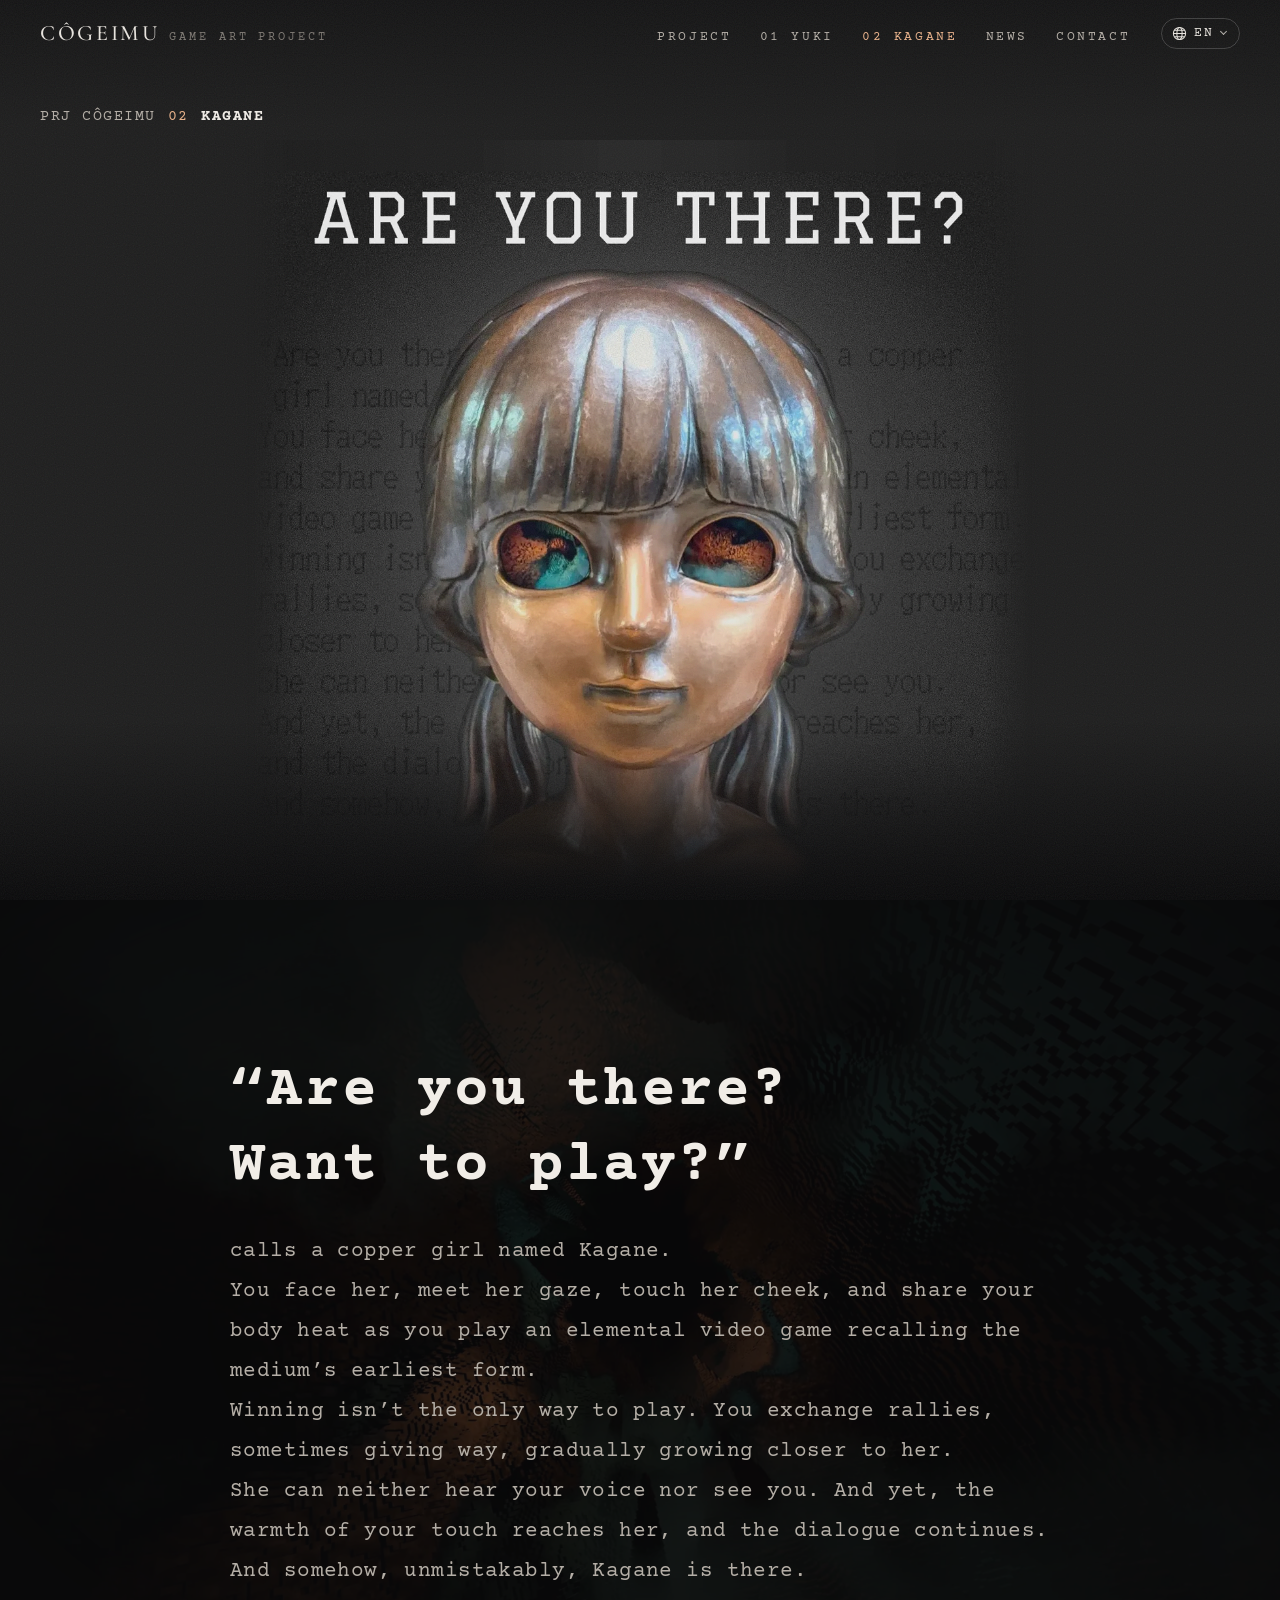
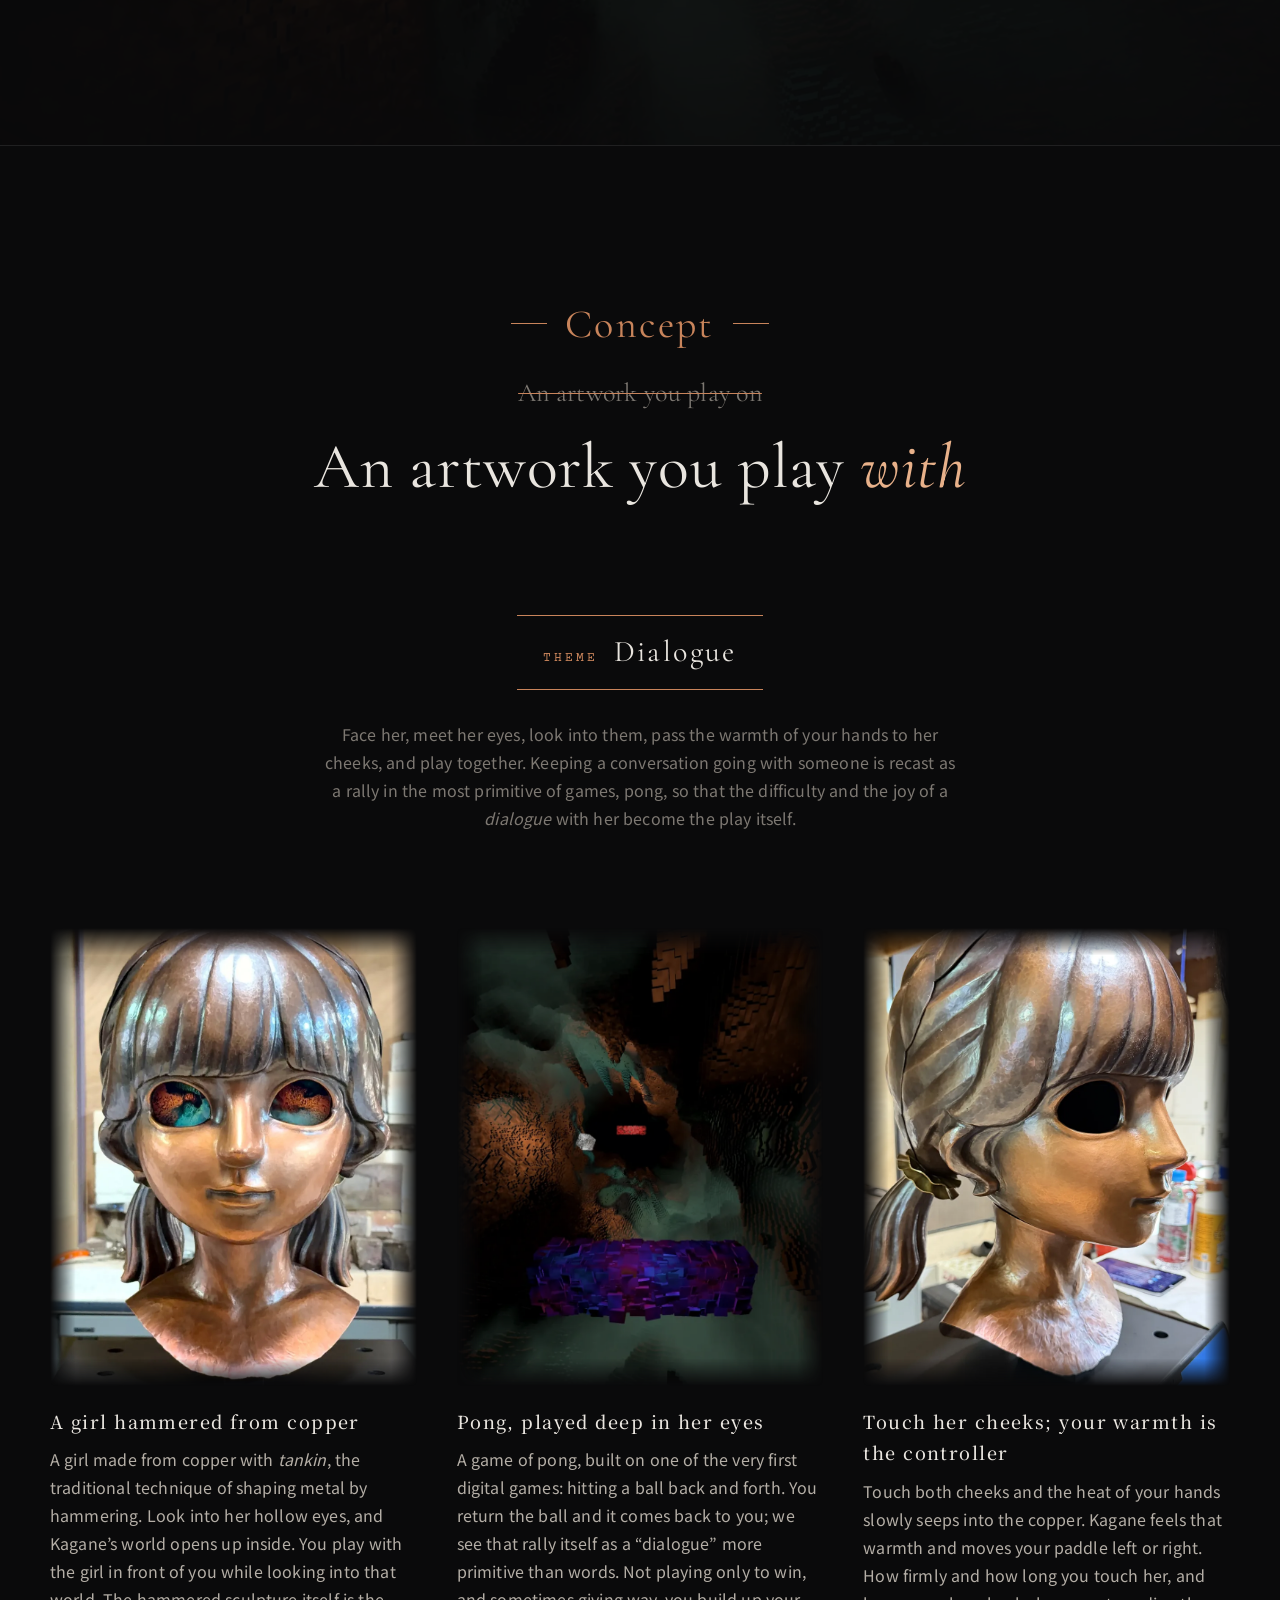
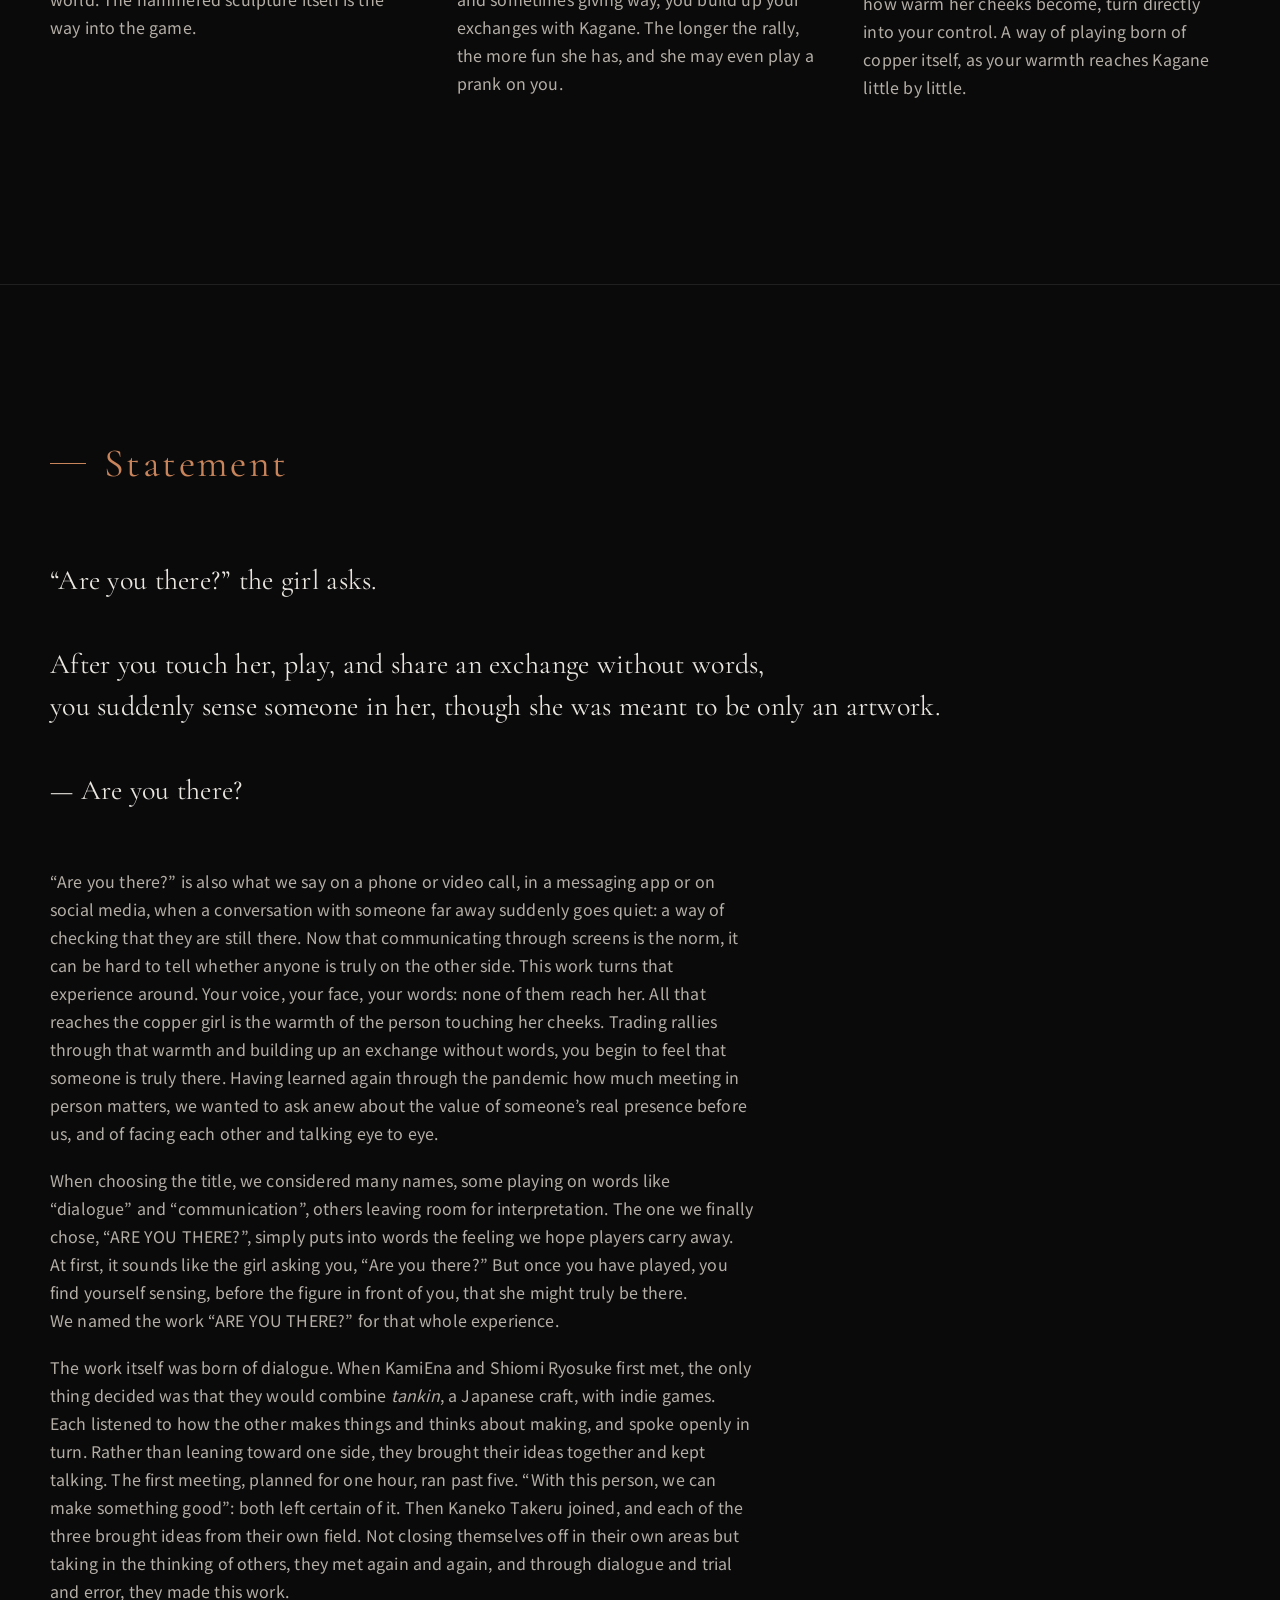
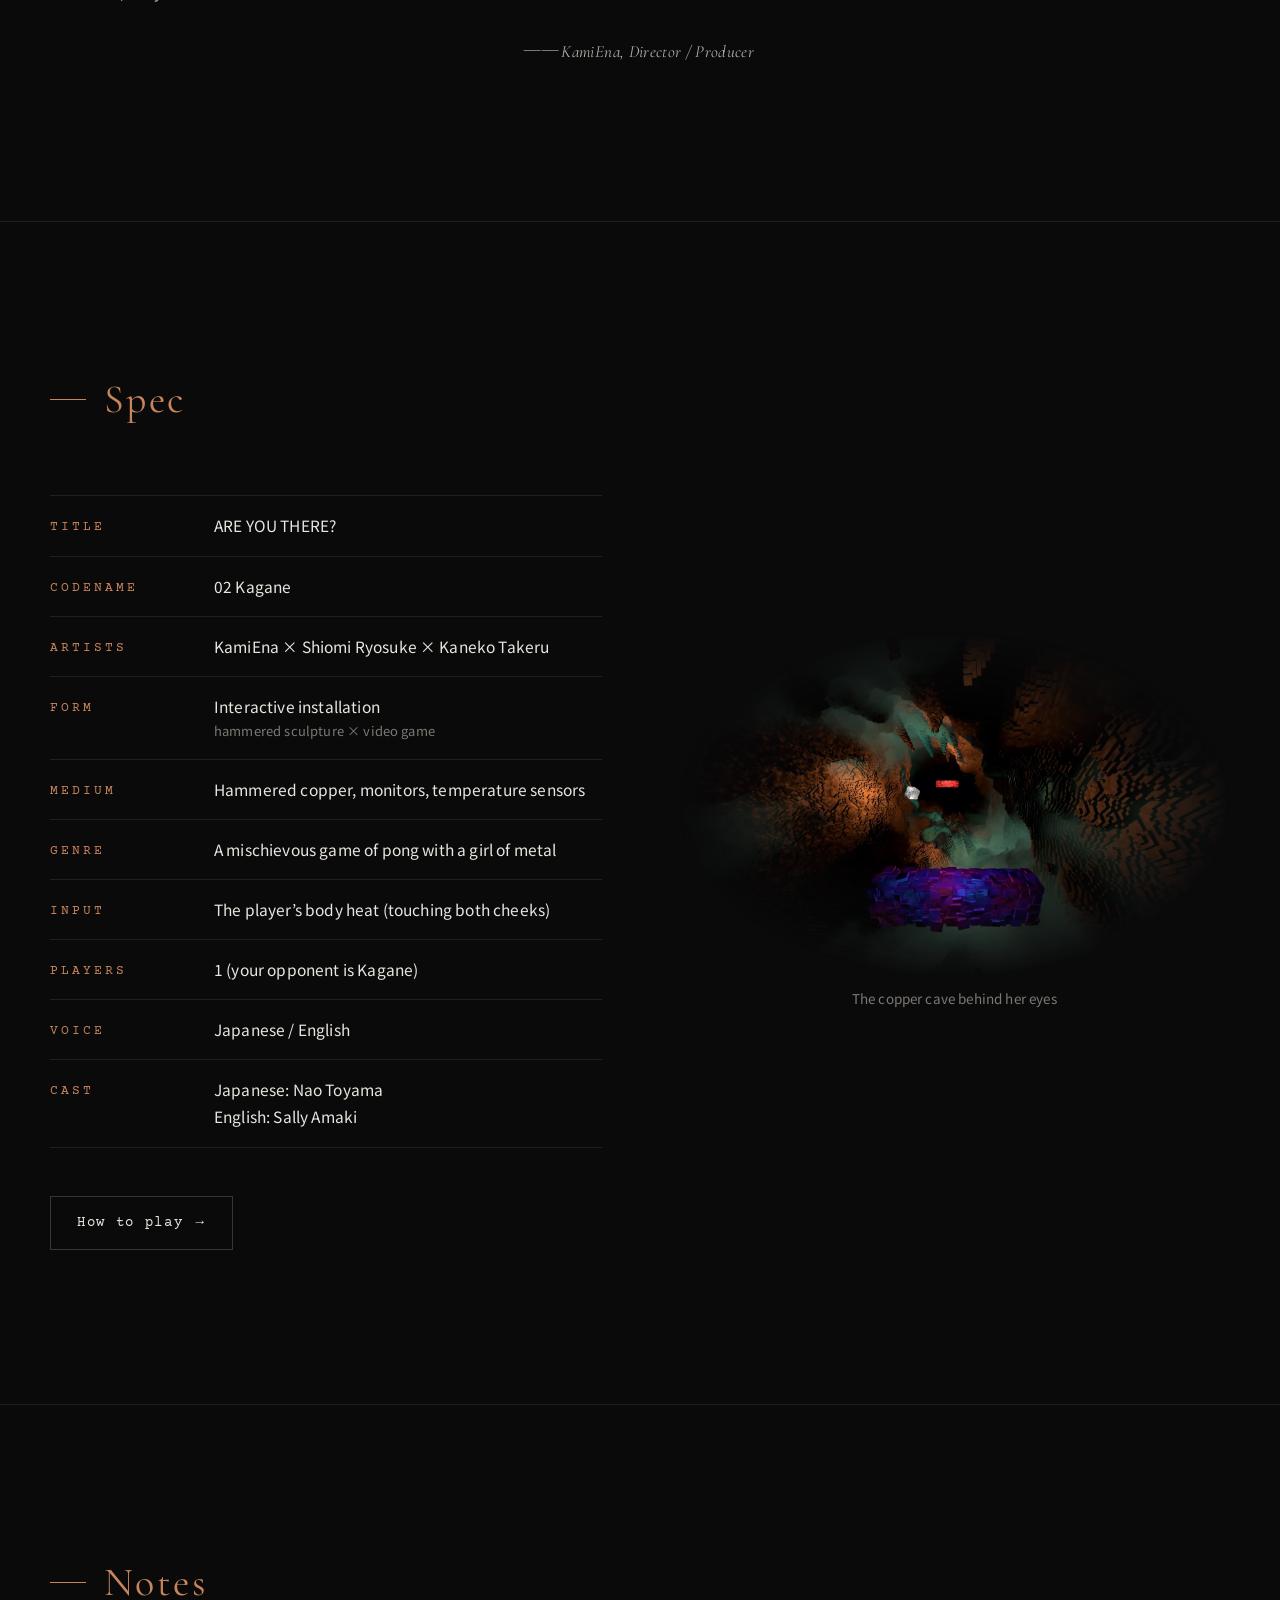
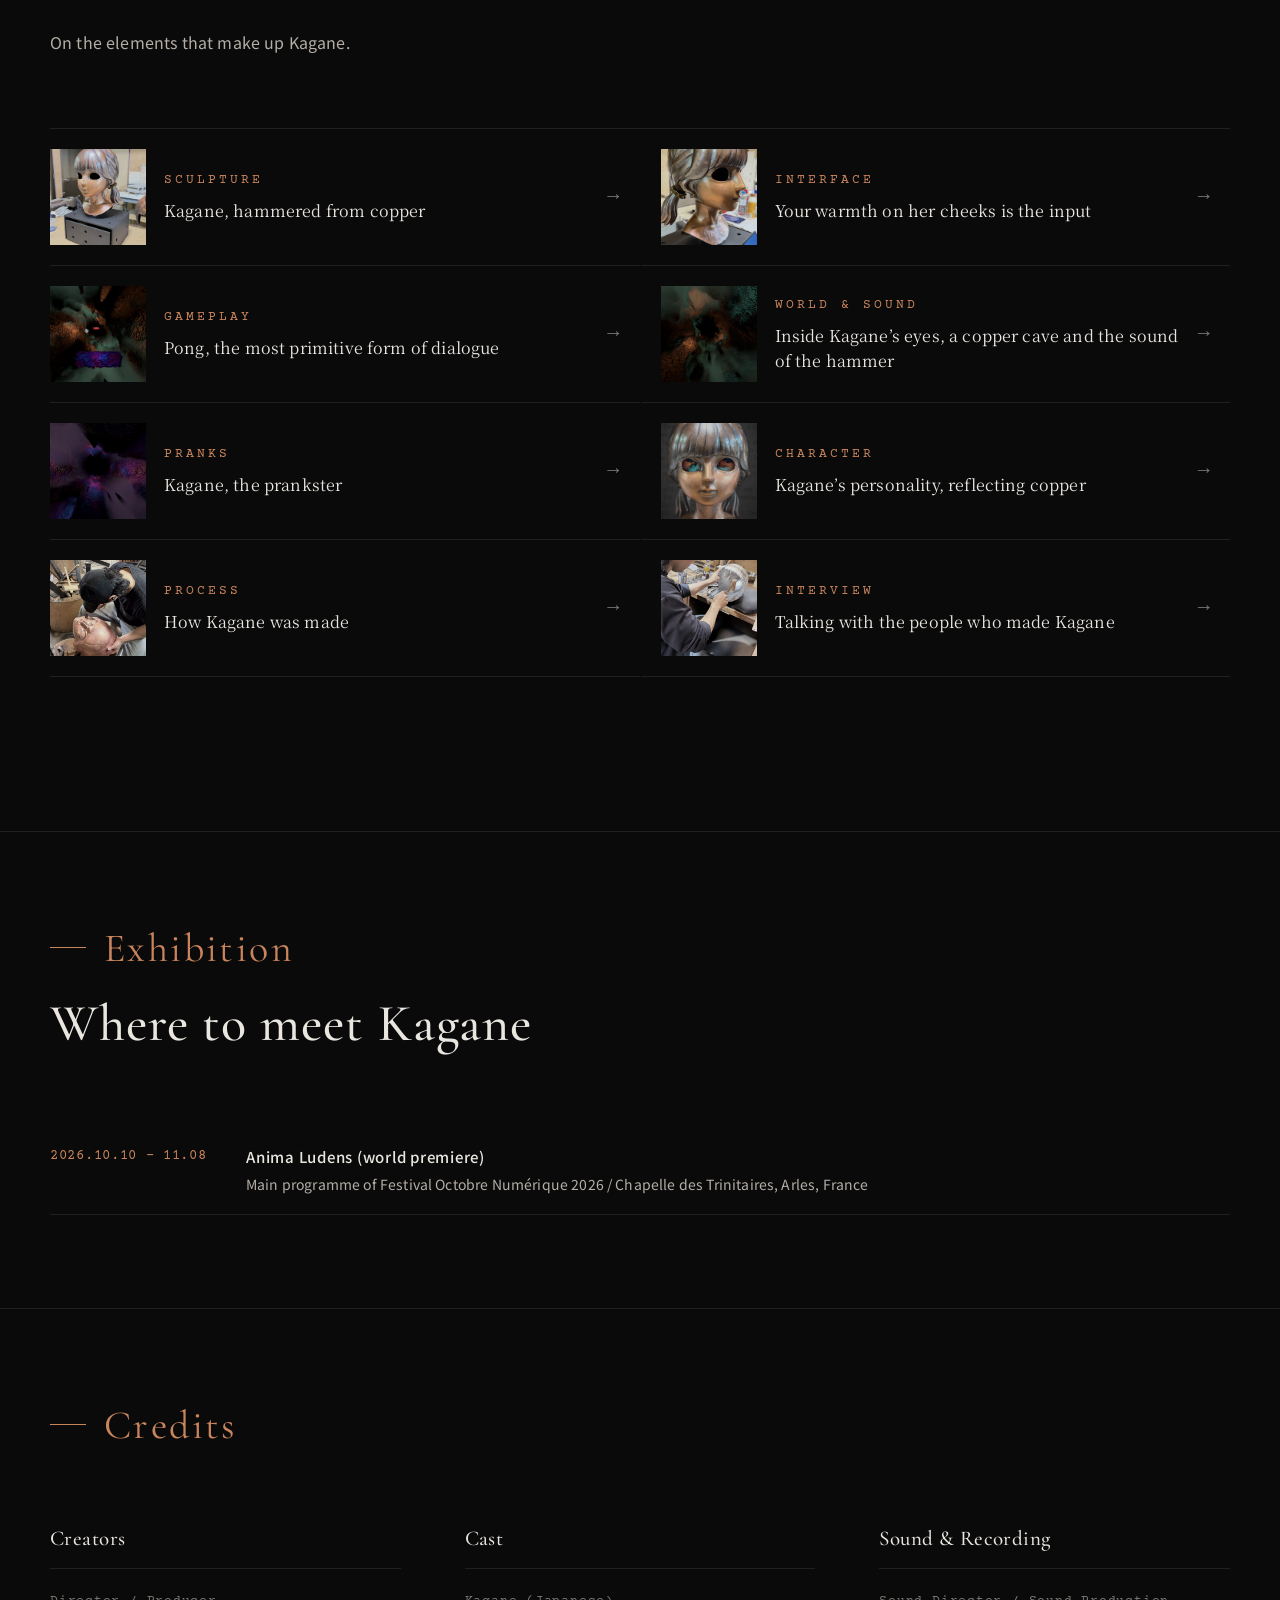
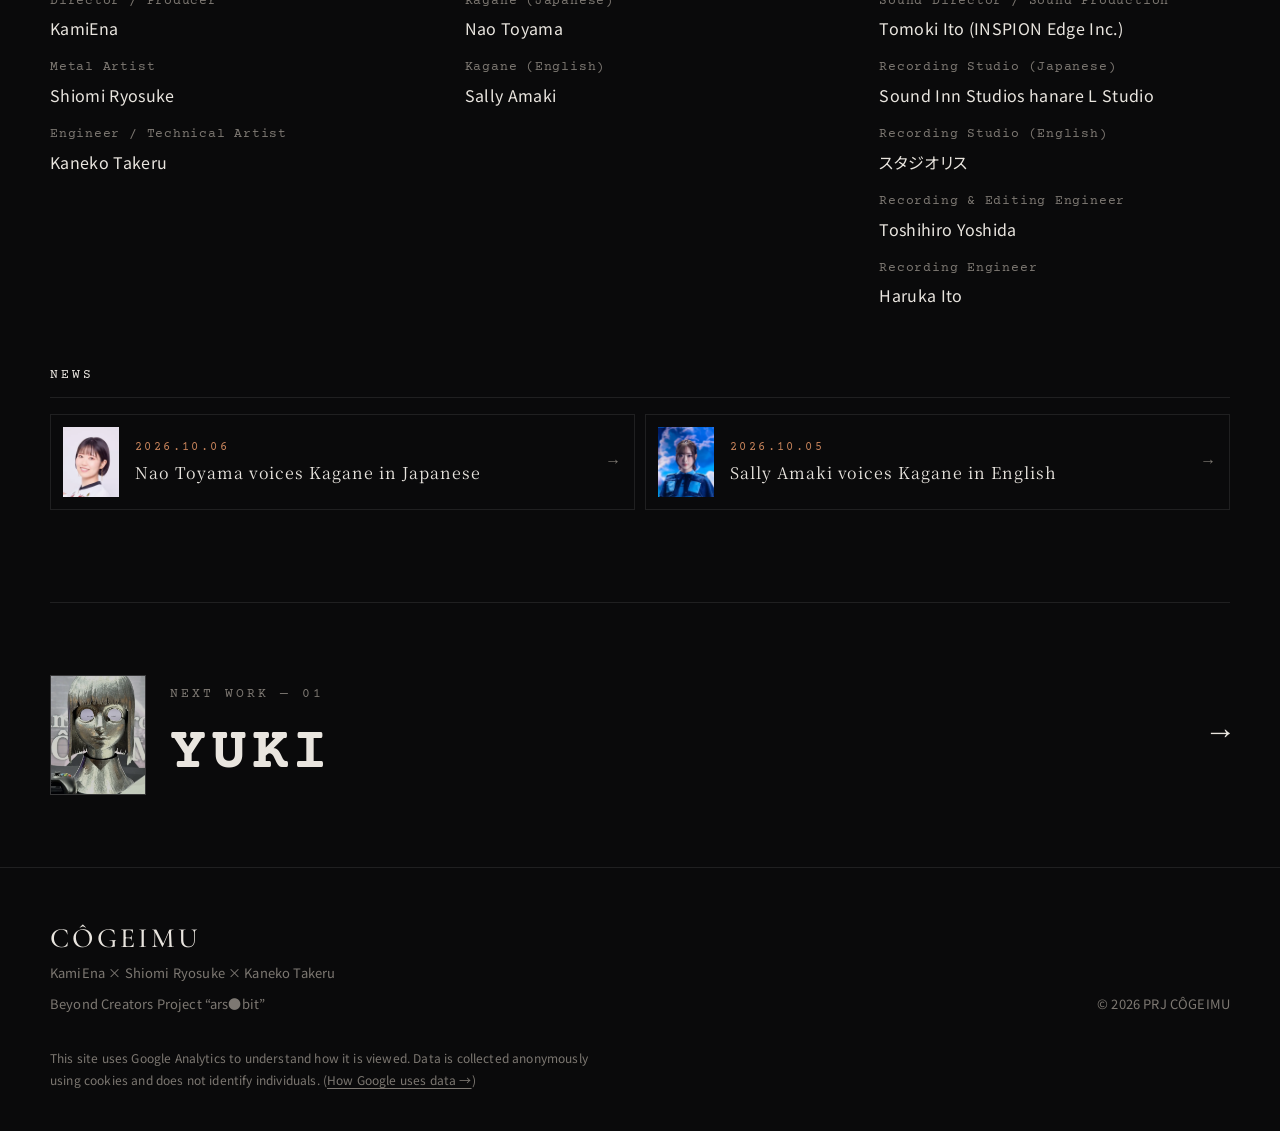
<file: works/kagane.html>
<!doctype html>
<html lang="ja" data-title-ja="02 Kagane「ARE YOU THERE?」｜PRJ CÔGEIMU" data-title-en="02 Kagane — ARE YOU THERE? | PRJ CÔGEIMU">
<head>
  <meta charset="utf-8">
  <meta name="viewport" content="width=device-width, initial-scale=1">
  <!-- Google tag (gtag.js) -->
  <script async src="https://www.googletagmanager.com/gtag/js?id=G-QW5S72MZCD"></script>
  <script>
    window.dataLayer = window.dataLayer || [];
    function gtag(){dataLayer.push(arguments);}
    gtag('js', new Date());
    gtag('config', 'G-QW5S72MZCD');
  </script>
  <title>02 Kagane「ARE YOU THERE?」｜PRJ CÔGEIMU</title>
  <meta name="description" content="PRJ CÔGEIMU（COGEIMU／コーゲイム）の02 Kagane「ARE YOU THERE?」。銅の鍛金でつくられた少女像カガネの頬に触れて体温を伝え、ピンポンゲームのラリーで対話するゲームアート。">
  <meta name="keywords" content="CÔGEIMU,COGEIMU,Cogeimu,cogeimu,コーゲイム,PRJ CÔGEIMU,Kagane,カガネ,ARE YOU THERE?,鍛金,ゲームアート">
  <meta property="og:title" content="ARE YOU THERE? — 02 Kagane | PRJ CÔGEIMU">
  <meta property="og:description" content="「そこにいるの？ 一緒に遊ぼう？」 / “Are you there? Want to play?”">
  <meta property="og:type" content="article">
  <meta property="og:site_name" content="PRJ CÔGEIMU">
  <meta property="og:image" content="https://kamiena.github.io/cogeimu/assets/img/common/og.jpg">
  <meta property="og:url" content="https://kamiena.github.io/cogeimu/works/kagane.html">
  <link rel="canonical" href="https://kamiena.github.io/cogeimu/works/kagane.html">
  <meta name="twitter:card" content="summary_large_image">
  <meta name="theme-color" content="#0a0a0b">
  <link rel="icon" href="../assets/img/common/favicon-32.png" sizes="32x32" type="image/png">
  <link rel="icon" href="../assets/img/common/favicon-192.png" sizes="192x192" type="image/png">
  <link rel="apple-touch-icon" href="../assets/img/common/apple-touch-icon.png">
  <link rel="preconnect" href="https://fonts.googleapis.com">
  <link rel="preconnect" href="https://fonts.gstatic.com" crossorigin>
  <link href="https://fonts.googleapis.com/css2?family=Cormorant+Garamond:ital,wght@0,400;0,500;1,400&family=Courier+Prime:wght@400;700&family=Noto+Sans+JP:wght@400;500&family=Noto+Serif+JP:wght@400;500&display=swap" rel="stylesheet">
  <link rel="stylesheet" href="../assets/css/style.css?v=20261010f">
  <script src="../assets/js/budoux-ja.js" defer></script>
  <script src="../assets/js/main.js?v=20261010c" defer></script>
  <script type="application/ld+json">
  {
    "@context": "https://schema.org",
    "@type": "VisualArtwork",
    "name": "ARE YOU THERE?",
    "alternateName": ["02 Kagane", "Kagane", "カガネ", "COGEIMU Kagane", "コーゲイム カガネ"],
    "artform": "Hammered copper sculpture × interactive video game",
    "artMedium": "Copper",
    "isPartOf": {
      "@type": "CreativeWorkSeries",
      "name": "PRJ CÔGEIMU",
      "alternateName": ["CÔGEIMU", "COGEIMU", "Cogeimu", "cogeimu", "コーゲイム"]
    },
    "creator": [
      { "@type": "Person", "name": "KamiEna", "alternateName": "カミエナ" },
      { "@type": "Person", "name": "Shiomi Ryosuke", "alternateName": "塩見亮介" },
      { "@type": "Person", "name": "Kaneko Takeru", "alternateName": "金子尊" }
    ]
  }
  </script>
</head>
<body class="theme-kagane">
<a class="skip" href="#main"><span lang="ja">本文へ移動</span><span lang="en">Skip to content</span></a>

<header class="site-header">
  <a class="logo" href="../">CÔGEIMU <small>Game Art Project</small></a>
  <nav class="nav" aria-label="Main">
    <ul class="nav__links" id="nav-links">
      <li><a href="../#project">Project</a></li>
      <li><a href="yuki.html">01 Yuki</a></li>
      <li><a href="kagane.html" aria-current="page">02 Kagane</a></li>
      <li><a href="../news/">News</a></li>
      <li><a href="../#contact">Contact</a></li>
    </ul>
    <div class="lang-toggle">
      <button type="button" class="lang-toggle__btn" aria-haspopup="true" aria-expanded="false" aria-label="Language: 日本語"><svg class="lang-toggle__globe" viewBox="0 0 16 16" aria-hidden="true" fill="none" stroke="currentColor" stroke-width="1.1"><circle cx="8" cy="8" r="6.5"/><ellipse cx="8" cy="8" rx="2.8" ry="6.5"/><path d="M1.5 8h13M2.6 4.6h10.8M2.6 11.4h10.8"/></svg><span class="lang-toggle__code">JP</span><span class="lang-toggle__caret" aria-hidden="true"></span></button>
      <div class="lang-menu" hidden>
        <button type="button" data-lang="ja">日本語</button>
        <button type="button" data-lang="en">English</button>
        <button type="button" data-lang="fr">Français</button>
        <button type="button" data-lang="it">Italiano</button>
        <button type="button" data-lang="es">Español</button>
        <button type="button" data-lang="de">Deutsch</button>
        <button type="button" data-lang="ko">한국어</button>
        <button type="button" data-lang="zh-Hans">简体中文</button>
        <button type="button" data-lang="zh-Hant">繁體中文</button>
      </div>
    </div>
    <button class="menu-btn" type="button" aria-label="Menu" aria-expanded="false" aria-controls="nav-links"><span></span></button>
  </nav>
</header>

<main id="main">

  <!-- ============ HERO (key visual) ============ -->
  <section class="work-hero work-hero--full work-hero--kv">
    <img class="work-hero__kvimg" src="../assets/img/kagane/hero-kv.webp" width="1200" height="1162" alt="ARE YOU THERE? — 銅の鍛金で作られた少女の像 カガネ" data-alt-ja="ARE YOU THERE? — 銅の鍛金で作られた少女の像 カガネ" data-alt-en="ARE YOU THERE? — Kagane, a girl hammered from copper" fetchpriority="high">
    <p class="work-hero__code">PRJ CÔGEIMU <span>02</span> <b>Kagane</b></p>
    <h1 class="visually-hidden">ARE YOU THERE?</h1>
  </section>

  <!-- ============ CAPTION (official) ============ -->
  <section class="section section--bg">
    <div class="section__bg" style="background-image: url('../assets/img/kagane/ingame-cave-copper.webp')" aria-hidden="true"></div>
    <div class="wrap--narrow reveal">
      <p class="statement__call" lang="ja">「そこにいるの？<br>　一緒に遊ぼう？」</p>
      <p class="statement__call" lang="en">“Are you there?<br>Want to play?”</p>
      <p class="statement" lang="ja">と語りかける銅の少女像”カガネ”。
あなたは銅の少女と向き合い、<span class="nw">目と目を合わせ、</span>頬に触れて体温を伝えながら、原初的なビデオゲームで遊ぶ。
押し勝つことだけが正しさではない。ラリーを交わし、ときには譲りながら、<span class="nw">少女と打ち解けていく。</span>
あなたの声も、姿も、彼女には届かない。それでも、触れた熱だけは届き、<span class="nw">対話は続く。</span>
そこにはきっと、確かに、<span class="nw">カガネがいるのだ。</span></p>
      <p class="statement" lang="en">calls a copper girl named Kagane.
You face her, meet her gaze, touch her cheek, and share your body heat as you play an elemental video game recalling the medium’s earliest form.
Winning isn’t the only way to play. You exchange rallies, sometimes giving way, gradually growing closer to her.
She can neither hear your voice nor see you. And yet, the warmth of your touch reaches her, and the dialogue continues.
And somehow, unmistakably, Kagane is there.</p>
    </div>
  </section>

  <!-- ============ CONCEPT ============ -->
  <section class="section" id="concept">
    <div class="wrap">
      <div class="concept-block reveal">
        <p class="sec-head__label sec-head__label--center sec-head__label--title">Concept</p>
        <p class="concept__from"><span lang="ja">作品“で”遊ぶ作品</span><span lang="en">An artwork you play on</span></p>
        <p class="concept__to"><span lang="ja">作品“<em>と</em>”遊ぶ作品</span><span lang="en">An artwork you play <em>with</em></span></p>
        <p class="concept__theme"><span class="concept__theme-label">Theme</span><span lang="ja">対話</span><span lang="en">Dialogue</span></p>
        <p class="muted concept__text">
          <span lang="ja">目の前の少女と向き合い、目を合わせ、覗き込み、頬に触れて体温を伝えながら、一緒に遊ぶ。他者と会話を続けることを、もっとも原初的なピンポンゲームのラリーとして捉え、少女と“対話”することの難しさと楽しさそのものを遊びにした。</span>
          <span lang="en">Face her, meet her eyes, look into them, pass the warmth of your hands to her cheeks, and play together. Keeping a conversation going with someone is recast as a rally in the most primitive of games, pong, so that the difficulty and the joy of a <em>dialogue</em> with her become the play itself.</span>
        </p>
      </div>

      <ol class="steps steps--row steps--labeled reveal">
        <li>
          <img class="steps__img" src="../assets/img/kagane/sculpture-front.webp" width="1000" height="1778" loading="lazy" alt="瞳の奥にゲーム画面が映るカガネ" data-alt-ja="瞳の奥にゲーム画面が映るカガネ" data-alt-en="Kagane, with the game glowing behind her eyes">
          <h3><span lang="ja">鍛金でつくられた少女の像</span><span lang="en">A girl hammered from copper</span></h3>
          <p><span lang="ja">金属を叩いて形づくる伝統技法「鍛金」によって、銅からつくられた少女像。空洞になった瞳の奥を覗き込むと、そこにはカガネの世界が広がっている。プレイヤーはその世界を覗き込みながら、目の前の少女と遊ぶ。鍛金による彫刻そのものが、ゲームへとつながる入り口になっている。</span><span lang="en">A girl made from copper with <i>tankin</i>, the traditional technique of shaping metal by hammering. Look into her hollow eyes, and Kagane’s world opens up inside. You play with the girl in front of you while looking into that world. The hammered sculpture itself is the way into the game.</span></p>
        </li>
        <li>
          <img class="steps__img steps__img--dim" src="../assets/img/kagane/ingame-pong.webp" width="1600" height="1020" loading="lazy" alt="インゲーム：銅の洞窟でのピンポンゲーム" data-alt-ja="インゲーム：銅の洞窟でのピンポンゲーム" data-alt-en="In-game: pong in the copper cave">
          <h3><span lang="ja">瞳の奥で遊ぶピンポンゲーム</span><span lang="en">Pong, played deep in her eyes</span></h3>
          <p><span lang="ja">球を打ち返し合う、原初的なデジタルゲームをベースにしたピンポンゲーム。ボールを返し、また返される、そのラリーそのものを、言葉を交わすよりもプリミティブな「対話」として捉えている。勝つことだけを目的にせず、ときには譲りながらカガネとのやりとりを重ねていく。ラリーが続くほどカガネは楽しくなり、いたずらを仕掛けてくることもある。</span><span lang="en">A game of pong, built on one of the very first digital games: hitting a ball back and forth. You return the ball and it comes back to you; we see that rally itself as a “dialogue” more primitive than words. Not playing only to win, and sometimes giving way, you build up your exchanges with Kagane. The longer the rally, the more fun she has, and she may even play a prank on you.</span></p>
        </li>
        <li>
          <img class="steps__img" src="../assets/img/kagane/sculpture-profile.webp" width="1000" height="1778" loading="lazy" alt="カガネの横顔と頬" data-alt-ja="カガネの横顔と頬" data-alt-en="Kagane in profile, her cheek">
          <h3><span lang="ja">頬に触れ、体温で操作する</span><span lang="en">Touch her cheeks; your warmth is the controller</span></h3>
          <p><span lang="ja">両頬に触れると、手の熱が銅へとじんわり伝わっていく。カガネはそのぬくもりを感じ取り、パドルを左右に動かす。触れ方の強さや長さ、頬の温まり具合がそのまま操作につながる。人の体温が少しずつカガネへ伝わっていく、銅という素材だからこそ生まれた入力方法である。</span><span lang="en">Touch both cheeks and the heat of your hands slowly seeps into the copper. Kagane feels that warmth and moves your paddle left or right. How firmly and how long you touch her, and how warm her cheeks become, turn directly into your control. A way of playing born of copper itself, as your warmth reaches Kagane little by little.</span></p>
        </li>
      </ol>
    </div>
  </section>

  <!-- ============ STATEMENT ============ -->
  <section class="section" id="statement">
    <div class="wrap">
      <header class="sec-head reveal">
        <p class="sec-head__label sec-head__label--title">Statement</p>
      </header>
      <p class="lead statement-lead reveal">
        <span lang="ja"><span class="nw">「Are you there?」</span>と、<br class="sp">少女は問いかける。<br><br>触れ、遊び、<br class="sp">言葉のないやりとりを重ねたあと、<br>ただの作品だったはずの彼女に、<br class="sp">ふと気配を感じる。<br><br><span class="nw">──Are you there?</span></span>
        <span lang="en">“Are you there?” the girl asks.<br><br>After you touch her, play, and share an exchange without words,<br>you suddenly sense someone in her, though she was meant to be only an artwork.<br><br>— Are you there?</span>
      </p>
      <div class="statement-body statement-body--single">
        <div class="reveal">
          <p>
            <span lang="ja">「Are you there?」は、電話やビデオ通話、メッセージアプリや SNS など、離れた相手とのやりとりで反応がふと途切れたとき、「そこにいる？」と確かめるための言葉でもある。画面越しのコミュニケーションが当たり前になった今、その向こうに相手が本当にいるのか、わからなくなることがある。本作で起きるのは、その逆の体験だ。こちらの声も、姿も、文字も届かない。銅の少女に届くのは、頬に触れた人のぬくもりだけ。そのぬくもりを通してラリーを交わし、言葉のないやりとりを重ねていくうちに、そこに誰かが確かに“いる”と感じはじめる。コロナ禍を経て、実際に会うことの大切さをあらためて知った今だからこそ、目の前に相手が“いる”という実在感と、顔を合わせ、目を合わせて話すことの価値を、あらためて問いたいと考えた。</span>
            <span lang="en">“Are you there?” is also what we say on a phone or video call, in a messaging app or on social media, when a conversation with someone far away suddenly goes quiet: a way of checking that they are still there. Now that communicating through screens is the norm, it can be hard to tell whether anyone is truly on the other side. This work turns that experience around. Your voice, your face, your words: none of them reach her. All that reaches the copper girl is the warmth of the person touching her cheeks. Trading rallies through that warmth and building up an exchange without words, you begin to feel that someone is truly there. Having learned again through the pandemic how much meeting in person matters, we wanted to ask anew about the value of someone’s real presence before us, and of facing each other and talking eye to eye.</span>
          </p>
          <p>
            <span lang="ja">タイトルを決めるにあたっては、「対話」や「コミュニケーション」といった言葉をもじったものや、考察の余地を残すものなど、さまざまな名前を考えた。その中で最後に選んだのが、遊び終えたあとに抱いてほしい感覚を、そのまま言葉にした<span class="nw">「ARE YOU THERE?」</span>だった。<br>はじめは、少女がこちらに「そこにいるの？」と語りかける言葉として聞こえる。けれど遊び終えたあとには、目の前の像に対して、こちらがふと「本当に、そこにいるのではないか」と感じる。<br>その体験まで含めて、この作品を<span class="nw">「ARE YOU THERE?」</span>と名付けた。</span>
            <span lang="en">When choosing the title, we considered many names, some playing on words like “dialogue” and “communication”, others leaving room for interpretation. The one we finally chose, “ARE YOU THERE?”, simply puts into words the feeling we hope players carry away.<br>At first, it sounds like the girl asking you, “Are you there?” But once you have played, you find yourself sensing, before the figure in front of you, that she might truly be there.<br>We named the work “ARE YOU THERE?” for that whole experience.</span>
          </p>
          <p>
            <span lang="ja">本作そのものも、“対話”から生まれた。カミエナと塩見亮介が初めて会ったとき、決まっていたのは、「日本の工芸である鍛金と、インディーゲームを掛け合わせて何かをつくる」ということだけだった。互いの作り方やものづくりへの考えに耳を傾けながら、自分の考えも率直に伝える。どちらか一方に寄せるのではなく、それぞれの考えを持ち寄り、対話を重ねていった。1時間の予定だった最初の打ち合わせは、気づけば5時間以上に及んでいた。「この人となら、いいものがつくれる」。互いにそう確信する出会いとなった。そこに金子尊が加わり、3人それぞれの専門から考えを持ち寄る。自分の領域だけに閉じるのではなく、ほかの分野の考え方も取り入れながら、何度も顔を合わせ、対話と試行錯誤を重ねて本作をつくりあげた。</span>
            <span lang="en">The work itself was born of dialogue. When KamiEna and Shiomi Ryosuke first met, the only thing decided was that they would combine <i>tankin</i>, a Japanese craft, with indie games. Each listened to how the other makes things and thinks about making, and spoke openly in turn. Rather than leaning toward one side, they brought their ideas together and kept talking. The first meeting, planned for one hour, ran past five. “With this person, we can make something good”: both left certain of it. Then Kaneko Takeru joined, and each of the three brought ideas from their own field. Not closing themselves off in their own areas but taking in the thinking of others, they met again and again, and through dialogue and trial and error, they made this work.</span>
          </p>
          <p class="message__sign">── <span lang="ja">カミエナ<span class="nw">（ディレクター／プロデューサー）</span></span><span lang="en">KamiEna, Director / Producer</span></p>
        </div>
      </div>
    </div>
  </section>

  <!-- ============ SPEC ============ -->
  <section class="section" id="spec">
    <div class="wrap">
      <header class="sec-head reveal">
        <p class="sec-head__label sec-head__label--title">Spec</p>
      </header>
      <div class="split split--center">
        <dl class="facts reveal">
          <div><dt><span lang="ja">タイトル</span><span lang="en">Title</span></dt><dd>ARE YOU THERE?</dd></div>
          <div><dt><span lang="ja">コードネーム</span><span lang="en">Codename</span></dt><dd>02 Kagane</dd></div>
          <div><dt><span lang="ja">作家</span><span lang="en">Artists</span></dt><dd><span lang="ja">カミエナ × 塩見亮介 × 金子尊</span><span lang="en">KamiEna × Shiomi Ryosuke × Kaneko Takeru</span></dd></div>
          <div><dt><span lang="ja">形式</span><span lang="en">Form</span></dt><dd><span lang="ja">インタラクティブ・インスタレーション</span><span lang="en">Interactive installation</span><small><span lang="ja">鍛金彫刻 × ビデオゲーム</span><span lang="en">hammered sculpture × video game</span></small></dd></div>
          <div><dt><span lang="ja">素材</span><span lang="en">Medium</span></dt><dd><span lang="ja">銅（鍛金）、モニター、温度センサー</span><span lang="en">Hammered copper, monitors, temperature sensors</span></dd></div>
          <div><dt><span lang="ja">ジャンル</span><span lang="en">Genre</span></dt><dd><span lang="ja">金属少女と遊ぶ、いたずらピンポンゲーム</span><span lang="en">A mischievous game of pong with a girl of metal</span></dd></div>
          <div><dt><span lang="ja">入力</span><span lang="en">Input</span></dt><dd><span lang="ja">プレイヤーの体温（両頬に手で触れる）</span><span lang="en">The player’s body heat (touching both cheeks)</span></dd></div>
          <div><dt><span lang="ja">プレイ人数</span><span lang="en">Players</span></dt><dd><span lang="ja">1人（対戦相手はカガネ）</span><span lang="en">1 (your opponent is Kagane)</span></dd></div>
          <div><dt><span lang="ja">ボイス</span><span lang="en">Voice</span></dt><dd><span lang="ja">日本語／英語</span><span lang="en">Japanese / English</span></dd></div>
          <div><dt><span lang="ja">CV</span><span lang="en">Cast</span></dt><dd><span lang="ja">日本語：東山奈央<br>英語：天城サリー</span><span lang="en">Japanese: Nao Toyama<br>English: Sally Amaki</span></dd></div>
        </dl>
        <figure class="eye-view reveal">
          <div class="eye-view__socket">
            <img src="../assets/img/kagane/ingame-pong.webp" width="1600" height="1020" loading="lazy" alt="インゲーム：銅の洞窟の奥でのピンポンゲーム" data-alt-ja="インゲーム：銅の洞窟の奥でのピンポンゲーム" data-alt-en="In-game: pong deep inside the copper cave">
          </div>
          <figcaption><span lang="ja">瞳の奥に広がる、銅の洞窟</span><span lang="en">The copper cave behind her eyes</span></figcaption>
        </figure>
      </div>
      <p class="play-cta reveal"><a class="btn" href="../play/kagane.html"><span lang="ja">遊び方を見る</span><span lang="en">How to play</span> <span aria-hidden="true">→</span></a></p>
    </div>
  </section>

  <!-- ============ NOTES (index of the second layer) ============ -->
  <section class="section" id="notes-index">
    <div class="wrap">
      <header class="sec-head reveal">
        <p class="sec-head__label sec-head__label--title">Notes</p>
        <p><span lang="ja">カガネをかたちづくる、それぞれの要素について。</span><span lang="en">On the elements that make up Kagane.</span></p>
      </header>
      <ul class="notes-index reveal">
        <li>
          <a class="notes-index__item" href="#sculpture">
            <img src="../assets/img/kagane/sculpture-plinth.webp" alt="" loading="lazy" width="160" height="160">
            <span class="notes-index__text"><span class="card__label">Sculpture</span><span class="notes-index__title"><span lang="ja">銅の鍛金でつくられたカガネ</span><span lang="en">Kagane, hammered from copper</span></span></span>
            <span class="notes-index__arrow" aria-hidden="true">→</span>
          </a>
        </li>
        <li>
          <a class="notes-index__item" href="#interface">
            <img src="../assets/img/kagane/sculpture-profile.webp" alt="" loading="lazy" width="160" height="160">
            <span class="notes-index__text"><span class="card__label">Interface</span><span class="notes-index__title"><span lang="ja">頬に触れ、体温を伝えることが入力となる</span><span lang="en">Your warmth on her cheeks is the input</span></span></span>
            <span class="notes-index__arrow" aria-hidden="true">→</span>
          </a>
        </li>
        <li>
          <a class="notes-index__item" href="#gameplay">
            <img src="../assets/img/kagane/ingame-pong.webp" alt="" loading="lazy" width="160" height="160">
            <span class="notes-index__text"><span class="card__label">Gameplay</span><span class="notes-index__title"><span lang="ja">ピンポンゲームは、もっともプリミティブな対話のかたち</span><span lang="en">Pong, the most primitive form of dialogue</span></span></span>
            <span class="notes-index__arrow" aria-hidden="true">→</span>
          </a>
        </li>
        <li>
          <a class="notes-index__item" href="#world">
            <img src="../assets/img/kagane/ingame-cave-copper.webp" alt="" loading="lazy" width="160" height="160">
            <span class="notes-index__text"><span class="card__label">World &amp; Sound</span><span class="notes-index__title"><span lang="ja">カガネの瞳の奥にある、<br class="sp">銅の洞窟と鍛金の音</span><span lang="en">Inside Kagane’s eyes, a copper cave and the sound of the hammer</span></span></span>
            <span class="notes-index__arrow" aria-hidden="true">→</span>
          </a>
        </li>
        <li>
          <a class="notes-index__item" href="#pranks">
            <img src="../assets/img/kagane/ingame-cave-violet.webp" alt="" loading="lazy" width="160" height="160">
            <span class="notes-index__text"><span class="card__label">Pranks</span><span class="notes-index__title"><span lang="ja">いたずら好きなカガネ</span><span lang="en">Kagane, the prankster</span></span></span>
            <span class="notes-index__arrow" aria-hidden="true">→</span>
          </a>
        </li>
        <li>
          <a class="notes-index__item" href="#character">
            <img src="../assets/img/kagane/card.webp" alt="" loading="lazy" width="160" height="160">
            <span class="notes-index__text"><span class="card__label">Character</span><span class="notes-index__title"><span lang="ja">銅の性質を映した、カガネの性格</span><span lang="en">Kagane’s personality, reflecting copper</span></span></span>
            <span class="notes-index__arrow" aria-hidden="true">→</span>
          </a>
        </li>
        <li>
          <a class="notes-index__item" href="#process">
            <img src="../assets/img/kagane/process-02.webp" alt="" loading="lazy" width="160" height="160">
            <span class="notes-index__text"><span class="card__label">Process</span><span class="notes-index__title"><span lang="ja">カガネができるまで</span><span lang="en">How Kagane was made</span></span></span>
            <span class="notes-index__arrow" aria-hidden="true">→</span>
          </a>
        </li>
        <li>
          <a class="notes-index__item" href="#interview">
            <img src="../assets/img/kagane/process-06.webp" alt="" loading="lazy" width="160" height="160">
            <span class="notes-index__text"><span class="card__label">Interview</span><span class="notes-index__title"><span lang="ja">カガネをつくった<br class="sp">人たちに聞いた</span><span lang="en">Talking with the people who made Kagane</span></span></span>
            <span class="notes-index__arrow" aria-hidden="true">→</span>
          </a>
        </li>
      </ul>
    </div>
  </section>

  <section class="section section--tight" id="exhibition">
    <div class="wrap">
      <header class="sec-head reveal">
        <p class="sec-head__label sec-head__label--title">Exhibition</p>
        <h2><span lang="ja">カガネに会える場所</span><span lang="en">Where to meet Kagane</span></h2>
      </header>
      <ul class="timeline timeline--wide reveal">
        <li>
          <time datetime="2026-10-10">2026.10.10 – 11.08</time>
          <div>
            <h4><span lang="ja">Anima Ludens アニマ・ルーデンス（世界初公開）</span><span lang="en">Anima Ludens (world premiere)</span></h4>
            <p><span lang="ja">Festival Octobre Numérique 2026 メインプログラム／トリニテ修道院礼拝堂（フランス・アルル）</span><span lang="en">Main programme of Festival Octobre Numérique 2026 / Chapelle des Trinitaires, Arles, France</span></p>
          </div>
        </li>
      </ul>
    </div>
  </section>

  <!-- ============ CREDITS ============ -->
  <section class="section section--tight" id="credits">
    <div class="wrap">
      <header class="sec-head reveal">
        <p class="sec-head__label sec-head__label--title">Credits</p>
      </header>
      <div class="credit-list reveal">
        <div class="credit-list__group">
          <h3 class="credit-list__heading"><span lang="ja">制作</span><span lang="en">Creators</span></h3>
          <dl>
            <div><dt><span lang="ja">ディレクター／プロデューサー</span><span lang="en">Director / Producer</span></dt><dd><span lang="ja">カミエナ</span><span lang="en">KamiEna</span></dd></div>
            <div><dt><span lang="ja">鍛金家</span><span lang="en">Metal Artist</span></dt><dd><span lang="ja">塩見亮介</span><span lang="en">Shiomi Ryosuke</span></dd></div>
            <div><dt><span lang="ja">エンジニア／テクニカルアーティスト</span><span lang="en">Engineer / Technical Artist</span></dt><dd><span lang="ja">金子尊</span><span lang="en">Kaneko Takeru</span></dd></div>
          </dl>
        </div>
        <div class="credit-list__group">
          <h3 class="credit-list__heading"><span lang="ja">キャスト</span><span lang="en">Cast</span></h3>
          <dl>
            <div><dt><span lang="ja">カガネ（日本語）</span><span lang="en">Kagane (Japanese)</span></dt><dd><span lang="ja">東山奈央</span><span lang="en">Nao Toyama</span></dd></div>
            <div><dt><span lang="ja">カガネ（英語）</span><span lang="en">Kagane (English)</span></dt><dd><span lang="ja">天城サリー</span><span lang="en">Sally Amaki</span></dd></div>
          </dl>
        </div>
        <div class="credit-list__group">
          <h3 class="credit-list__heading"><span lang="ja">サウンド・収録</span><span lang="en">Sound &amp; Recording</span></h3>
          <dl>
            <div><dt><span lang="ja">音響監督・音響制作</span><span lang="en">Sound Director / Sound Production</span></dt><dd><span lang="ja">伊藤智輝（株式会社INSPIONエッジ）</span><span lang="en">Tomoki Ito (INSPION Edge Inc.)</span></dd></div>
            <div><dt><span lang="ja">収録スタジオ（日本語）</span><span lang="en">Recording Studio (Japanese)</span></dt><dd><span lang="ja">サウンドインスタジオ hanare Lst</span><span lang="en">Sound Inn Studios hanare L Studio</span></dd></div>
            <!-- TODO(credit): スタジオリスの公式英語表記が分かったら en 側を差し替え -->
            <div><dt><span lang="ja">収録スタジオ（英語）</span><span lang="en">Recording Studio (English)</span></dt><dd><span lang="ja">スタジオリス</span><span lang="en">スタジオリス</span></dd></div>
            <div><dt><span lang="ja">録音・編集エンジニア</span><span lang="en">Recording &amp; Editing Engineer</span></dt><dd><span lang="ja">吉田敏博</span><span lang="en">Toshihiro Yoshida</span></dd></div>
            <div><dt><span lang="ja">録音エンジニア</span><span lang="en">Recording Engineer</span></dt><dd><span lang="ja">伊藤はるか</span><span lang="en">Haruka Ito</span></dd></div>
          </dl>
        </div>
      </div>
      <!-- the cast announcements, as links to the news articles (the photos appear only as their thumbnails) -->
      <div class="cast-news reveal">
        <p class="cast-news__label">News</p>
        <div class="play-links">
          <a class="play-link" href="../news/2026-10-06-japanese-voice.html">
            <img src="../assets/img/news/2026-10-06-nao-toyama-thumb.webp" alt="" loading="lazy" width="240" height="300">
            <span><small>2026.10.06</small><span lang="ja">日本語ボイスを東山奈央さんに担当いただきました</span><span lang="en">Nao Toyama voices Kagane in Japanese</span></span>
            <span class="play-link__arrow" aria-hidden="true">→</span>
          </a>
          <a class="play-link" href="../news/2026-10-05-english-voice.html">
            <img src="../assets/img/news/2026-10-05-sally-amaki-thumb.webp" alt="" loading="lazy" width="240" height="300">
            <span><small>2026.10.05</small><span lang="ja">英語ボイスを天城サリーさんに担当いただきました</span><span lang="en">Sally Amaki voices Kagane in English</span></span>
            <span class="play-link__arrow" aria-hidden="true">→</span>
          </a>
        </div>
      </div>
    </div>
  </section>

  <div class="wrap">
    <a class="next-work" href="yuki.html" style="--next-accent: var(--silver)">
      <span class="next-work__thumb" aria-hidden="true"><img src="../assets/img/yuki/card.webp" alt="" loading="lazy" width="160" height="200"></span>
      <div>
        <p class="next-work__label">Next work — 01</p>
        <p class="next-work__title">Yuki</p>
      </div>
      <span class="next-work__arrow" aria-hidden="true">→</span>
    </a>
  </div>

  <!-- ============ NOTES (second layer: opened from the index above) ============ -->
  <div class="notes" id="notes" aria-labelledby="notes-title">
    <div class="notes__bar">
      <p class="notes__crumb" id="notes-title">02 Kagane <span aria-hidden="true">/</span> <span class="notes__crumb-label">Notes</span></p>
      <button class="notes__close" type="button"><span lang="ja">閉じる</span><span lang="en">Close</span> <span aria-hidden="true">×</span></button>
    </div>

    <article class="notes__item" id="sculpture" data-label="Sculpture">
      <div class="wrap">
        <header class="sec-head">
          <p class="sec-head__label">Sculpture</p>
          <h2><span lang="ja">銅の鍛金で<br class="sp">つくられたカガネ</span><span lang="en">Kagane, hammered from copper</span></h2>
          <p>
            <span lang="ja">カガネは、金属を叩いて成形する伝統技法「鍛金」によって、銅からつくられている。<br>一枚の銅板を叩いて少しずつ立体へと成形し、複数のパーツを組み合わせながら少女の姿をつくり上げていく。<br>瞳の奥にはゲーム画面を映すモニターを、両頬には触れた手の温度を感じ取る温度センサーを内蔵している。</span>
            <span lang="en">Kagane is made from copper using <i>tankin</i>, the traditional technique of shaping metal by hammering.<br>A single copper sheet is hammered, little by little, into three dimensions, and several parts are joined together to build up the figure of a girl.<br>Monitors that show the game sit deep in her eyes, and temperature sensors that feel the warmth of a touching hand are built into both cheeks.</span>
          </p>
        </header>
        <div class="split split--wide-right">
          <dl class="facts">
            <div><dt><span lang="ja">素材・技法</span><span lang="en">Medium</span></dt><dd><span lang="ja">銅／鍛金</span><span lang="en">Copper / <i>tankin</i></span><small><span lang="ja">金属を叩いて成形する伝統技法</span><span lang="en">the traditional technique of shaping metal by hammering</span></small></dd></div>
            <div><dt><span lang="ja">造形</span><span lang="en">Sculpted by</span></dt><dd><span lang="ja">塩見亮介</span><span lang="en">Shiomi Ryosuke</span><small><span lang="ja">鍛金家・甲冑師</span><span lang="en">metal artist, armour maker</span></small></dd></div>
            <div><dt><span lang="ja">瞳</span><span lang="en">Eyes</span></dt><dd><span lang="ja">ゲーム画面を映すモニター</span><span lang="en">Monitors that show the game</span><small><span lang="ja">空洞になった眼窩の奥に内蔵</span><span lang="en">set deep inside the hollow sockets</span></small></dd></div>
            <div><dt><span lang="ja">頬</span><span lang="en">Cheeks</span></dt><dd><span lang="ja">体温を感じとる温度センサー</span><span lang="en">Temperature sensors that feel your warmth</span><small><span lang="ja">触れた手のぬくもりが、じわっと伝わる</span><span lang="en">the warmth of your hands slowly seeps in</span></small></dd></div>
            <div><dt><span lang="ja">台座</span><span lang="en">Plinth</span></dt><dd><span lang="ja">PC などの機材を中に収める台座</span><span lang="en">A plinth that houses the PC and other equipment</span><small><span lang="ja">音が外に出やすいよう、穴を開けている</span><span lang="en">with openings so the sound carries out</span></small></dd></div>
          </dl>
          <div class="portraits">
            <img src="../assets/img/kagane/sculpture-front.webp" width="1000" height="1778" loading="lazy" alt="瞳の奥にゲーム画面が映るカガネ" data-alt-ja="瞳の奥にゲーム画面が映るカガネ" data-alt-en="Kagane, with the game glowing behind her eyes">
            <img src="../assets/img/kagane/sculpture-profile.webp" width="1000" height="1778" loading="lazy" alt="カガネの横顔" data-alt-ja="カガネの横顔" data-alt-en="Kagane in profile">
            <img src="../assets/img/kagane/sculpture-plinth.webp" width="1000" height="1778" loading="lazy" alt="台座に据えられたカガネ" data-alt-ja="台座に据えられたカガネ" data-alt-en="Kagane mounted on her plinth">
          </div>
        </div>
      </div>
    </article>

    <article class="notes__item" id="interface" data-label="Interface">
      <div class="wrap">
        <header class="sec-head">
          <p class="sec-head__label">Interface</p>
          <h2><span lang="ja">頬に触れ、体温を伝えることが入力となる</span><span lang="en">Your warmth on her cheeks is the input</span></h2>
        </header>
        <div class="split split--center">
          <div>
            <p class="lead"><span lang="ja">コントローラーも、ボタンもない。</span><span lang="en">No controller. No buttons.</span></p>
            <p style="margin-top: 20px">
              <span lang="ja">両頬には温度センサーが仕込まれており、手で触れると、その熱が銅へと伝わる。右頬が温まればパドルは右へ、左頬が温まれば左へ動く。</span>
              <span lang="en">Temperature sensors are built into both cheeks, and when you touch them, the heat of your hands passes into the copper. As her right cheek warms, your paddle moves right; as her left cheek warms, it moves left.</span>
            </p>
            <p>
              <span lang="ja">入力は「押す」ことではなく、「熱を伝える」こと。<br>触れ方の強さや長さ、頬の温まり具合によって反応が変わり、それがそのまま操作につながっていく。</span>
              <span lang="en">Input here isn’t about <em>pressing</em> but about <em>passing on heat</em>.<br>How firmly and how long you touch her, and how warm her cheeks become, change how she responds, and that becomes your control.</span>
            </p>
            <p class="callout">
              <span lang="ja">冷たい金属に人の体温が移るという物理現象を、そのままゲームの操作やインターフェースにした。<br>手のひらのぬくもりとともに、人の想いや意思が、鍛金の少女へとじんわり伝わっていく。</span>
              <span lang="en">A simple piece of physics, human warmth passing into cold metal, becomes the game’s controls and its interface.<br>Along with the warmth of your palms, your feelings and intent slowly seep into the hammered girl.</span>
            </p>
          </div>
          <div>
            <svg class="diagram" viewBox="0 0 440 300" role="img" aria-labelledby="cheek-t">
              <title id="cheek-t">Warming the left cheek moves the paddle left; warming the right cheek moves it right.</title>
              <defs>
                <radialGradient id="warm" cx="50%" cy="50%" r="50%">
                  <stop offset="0%" stop-color="#e8b18a" stop-opacity=".55"/>
                  <stop offset="100%" stop-color="#c8845b" stop-opacity="0"/>
                </radialGradient>
              </defs>
              <circle cx="80" cy="70" r="54" fill="url(#warm)"/>
              <circle cx="80" cy="70" r="36" class="d-accent-line"/>
              <text x="80" y="66" text-anchor="middle" class="d-strong"><tspan lang="ja">左頬</tspan><tspan lang="en">Left</tspan></text>
              <text x="80" y="86" text-anchor="middle" style="font-size: 12px">WARM</text>
              <circle cx="360" cy="70" r="54" fill="url(#warm)"/>
              <circle cx="360" cy="70" r="36" class="d-accent-line"/>
              <text x="360" y="66" text-anchor="middle" class="d-strong"><tspan lang="ja">右頬</tspan><tspan lang="en">Right</tspan></text>
              <text x="360" y="86" text-anchor="middle" style="font-size: 12px">WARM</text>
              <path d="M80 108 V 230" class="d-line" stroke-dasharray="3 5"/>
              <path d="M360 108 V 230" class="d-line" stroke-dasharray="3 5"/>
              <rect x="60" y="170" width="320" height="100" class="d-line"/>
              <text x="220" y="192" text-anchor="middle" style="font-size: 12px"><tspan lang="ja">少女の内側 ＝ プレイフィールド</tspan><tspan lang="en">INSIDE HER = THE PLAYFIELD</tspan></text>
              <rect x="190" y="232" width="60" height="8" rx="4" fill="#e8b18a"/>
              <path d="M180 236 H 110 M 104 236 l 8 -5 v 10 z" stroke="#c8845b" fill="#c8845b"/>
              <path d="M260 236 H 330 M 336 236 l -8 -5 v 10 z" stroke="#c8845b" fill="#c8845b"/>
              <text x="220" y="262" text-anchor="middle" style="font-size: 12px"><tspan lang="ja">自分のパドル</tspan><tspan lang="en">YOUR PADDLE</tspan></text>
            </svg>
          </div>
        </div>
      </div>
    </article>

    <article class="notes__item" id="gameplay" data-label="Gameplay">
      <div class="wrap">
        <header class="sec-head">
          <p class="sec-head__label">Gameplay</p>
          <h2><span lang="ja">ピンポンゲームは、<br class="sp">もっともプリミティブな対話のかたち</span><span lang="en">Pong, the most primitive form of dialogue</span></h2>
        </header>
      </div>
      <figure class="screen-shot">
        <img src="../assets/img/kagane/ingame-pong.webp" width="1600" height="1020" loading="lazy" alt="インゲーム：銅の洞窟でのカガネとのピンポンゲーム" data-alt-ja="インゲーム：銅の洞窟でのカガネとのピンポンゲーム" data-alt-en="In-game: a rally of pong with Kagane">
      </figure>
      <div class="wrap">
        <div style="margin-top: clamp(40px, 6vw, 72px); max-width: 42em">
          <p class="lead"><span lang="ja">ボールを打ち返し合うラリーは、<br>会話のキャッチボールに似ている。</span><span lang="en">A rally, hitting the ball back and forth, is a lot like a conversation.</span></p>
          <p style="margin-top: 20px">
            <span lang="ja">「会話はキャッチボール」と言われるように、対話でまず大切なのは、相手が返しやすいように返すこと。返しにくい球ばかりでは、やりとりはすぐに途切れてしまう。ピンポンゲームも同じで、ラリーが続くほど対話はうまくいき、カガネのたのしさも高まっていく。<br>ボールを打ち返し合うだけのピンポンゲームは、対話をもっともプリミティブなかたちで表したゲームだと考えている。</span>
            <span lang="en">They say conversation is a game of catch. What matters first is returning the ball in a way the other person can hit back; send nothing but awkward shots, and the exchange soon breaks off. Pong works the same way. The longer the rally lasts, the better the dialogue goes, and the more fun Kagane has.<br>We see pong, which is nothing more than hitting a ball back and forth, as dialogue in its most primitive form.</span>
          </p>
        </div>
      </div>
    </article>

    <article class="notes__item" id="world" data-label="World &amp; Sound">
      <div class="wrap">
        <header class="sec-head">
          <p class="sec-head__label">World &amp; Sound</p>
          <h2><span lang="ja">カガネの瞳の奥にある、<br class="sp">銅の洞窟と鍛金の音</span><span lang="en">Inside Kagane’s eyes, a copper cave and the sound of the hammer</span></h2>
        </header>
        <div class="cards cards--2">
          <div class="card">
            <span class="card__label">World</span>
            <h3><span lang="ja">色を変えていく銅を<br class="sp">モチーフにした洞窟</span><span lang="en">A cave modelled on copper as it changes colour</span></h3>
            <p><span lang="ja">洞窟のデザインのもとになっているのは、作品の素材である銅そのものだ。銅は空気や水と化学反応を起こし、赤みを帯びた銅色から緑青の青緑まで、さまざまな色に姿を変えていく。その“色を変えていく銅”を洞窟の色彩として取り入れ、緑青をモチーフにした表現も随所に散りばめている。洞窟はプレイするたびに奥へと自動生成され、その形も毎回変化する。同じ風景がそのまま再現されることはなく、遊ぶたびに異なるカガネの内側の世界が生まれていく。</span><span lang="en">The cave is modelled on copper itself, the very material of the work. Copper reacts with air and water and changes colour, from its reddish metal to the blue-green of verdigris and beyond. That changing copper gives the cave its colours, and motifs drawn from verdigris are scattered throughout. With every play, the cave is generated automatically as you go deeper, and its shape is different each time. The same scene never comes back: each game brings a new world inside Kagane.</span></p>
          </div>
          <div class="card">
            <span class="card__label">Sound</span>
            <h3><span lang="ja">本物の鍛金の音でつくった効果音</span><span lang="en">Sound effects made from real hammering</span></h3>
            <p><span lang="ja">ゲーム内の効果音には、実際の鍛金の制作過程で生まれる音を使っている。金属を叩く音や、水で冷やす音などを録音し、ノイズ除去などの加工をしてゲームの音へと落とし込んだ。ボールを打ち返す音、壁に当たる音、ゴールしたときの音など、ゲームのさまざまな場面に使われている。カガネという像をつくる過程で響いていた音が、そのまま彼女の内側にあるゲームの音にもなっている。</span><span lang="en">The in-game sound effects come from the real process of making her with <i>tankin</i>. We recorded sounds such as metal being hammered and being cooled in water, then removed the noise and processed them into the sounds of the game. You hear them throughout: when the ball is hit back, when it strikes a wall, when a point is scored. The sounds that rang out as Kagane was being made have become the sounds of the game inside her.</span></p>
          </div>
        </div>
        <div class="duo">
          <img src="../assets/img/kagane/ingame-cave-copper.webp" width="1600" height="1017" loading="lazy" alt="インゲーム：銅と緑青の洞窟" data-alt-ja="インゲーム：銅と緑青の洞窟" data-alt-en="In-game: a cave of copper and verdigris">
          <img src="../assets/img/kagane/ingame-cave-violet.webp" width="1600" height="1029" loading="lazy" alt="インゲーム：紫に色を変えた銅の洞窟" data-alt-ja="インゲーム：紫に色を変えた銅の洞窟" data-alt-en="In-game: the cave in violet-tinged copper">
        </div>
      </div>
    </article>

    <article class="notes__item" id="pranks" data-label="Pranks">
      <div class="wrap">
        <header class="sec-head">
          <p class="sec-head__label">Pranks</p>
          <h2><span lang="ja">いたずら好きなカガネ</span><span lang="en">Kagane, the prankster</span></h2>
          <p>
            <span lang="ja">カガネには、遊びをどれだけ楽しんでいるかを表す「たのしさ」がある。ラリーが続いたり、うまく点を取り合えたりすると、カガネはどんどん遊びに夢中になっていく。反対に、わざと負けられたり、大きく点差が開いたままだったりすると、たのしさは下がってしまう。</span>
            <span lang="en">Kagane has a sense of “fun” that shows how much she is enjoying the game. Long rallies and well-matched points draw her deeper and deeper into it. Lose on purpose, or let the score stay wide apart, and her fun drops.</span>
          </p>
          <p>
            <span lang="ja">そして、カガネは楽しくなるほど、もっと遊びを盛り上げようといたずらを仕掛けてくる。夢中になるほどそのいたずらも激しくなり、ラリーを続けるのは少しずつ難しくなっていく。そんなカガネのいたずらに振り回されながらも、うまくいなし、ラリーを続けていく。それがこの遊びの醍醐味のひとつ。<br>やりとりが続けば、カガネはさらに楽しくなり、また新しいいたずらを仕掛けてくる。</span>
            <span lang="en">And the more fun she has, the more she plays pranks to liven the game up. The more absorbed she becomes, the wilder the pranks, and keeping the rally going gets a little harder each time. Pushed around by her pranks, yet fending them off and keeping the rally going: that is one of the real joys of the game.<br>As the exchange goes on, Kagane has even more fun, and comes up with new pranks.</span>
          </p>
        </header>
        <div class="cards cards--3">
          <div class="card">
            <h3><span lang="ja">片目をつぶる</span><span lang="en">She closes one eye</span></h3>
            <p><span lang="ja">覗き込んでいた片方の目が、急に真っ暗になる。見えないまま、ボールの行方を予想してラリーを続ける。</span><span lang="en">One of the eyes you are looking through suddenly goes dark. You keep rallying half-blind, guessing where the ball will go.</span></p>
          </div>
          <div class="card">
            <h3><span lang="ja">操作を左右反転する</span><span lang="en">She flips your controls</span></h3>
            <p><span lang="ja">右頬を温めているのに、パドルが左へ動く。触れ方と動きの対応が、突然入れ替わる。</span><span lang="en">You warm her right cheek, and your paddle moves left. Touch and movement suddenly swap.</span></p>
          </div>
          <div class="card">
            <h3><span lang="ja">ルールを変える</span><span lang="en">She changes the rules</span></h3>
            <p><span lang="ja">カーブ球が加わる、次の得点が2倍になる。ルールは、カガネの気分しだいで変わっていく。</span><span lang="en">Curveballs appear, the next point counts double… the rules change with her mood.</span></p>
          </div>
        </div>
      </div>
    </article>

    <article class="notes__item" id="character" data-label="Character">
      <div class="wrap">
        <header class="sec-head">
          <p class="sec-head__label">Character</p>
          <h2><span lang="ja">銅の性質を映した、<br class="sp">カガネの性格</span><span lang="en">Kagane’s personality, reflecting copper</span></h2>
        </header>
        <div class="split split--wide-right" style="margin-bottom: clamp(48px, 7vw, 80px)">
          <div>
            <dl class="facts">
              <div><dt><span lang="ja">名前</span><span lang="en">Name</span></dt><dd><span lang="ja">カガネ</span><span lang="en">Kagane</span><small><span lang="ja">銅の古名「アカガネ」から</span><span lang="en">from <i>akagane</i>, the old Japanese word for copper</span></small></dd></div>
              <div><dt><span lang="ja">素材</span><span lang="en">Material</span></dt><dd><span lang="ja">銅（鍛金）</span><span lang="en">Hammered copper</span><small><span lang="ja">実際の人間の頭部より一回り大きい</span><span lang="en">a little larger than a real human head</span></small></dd></div>
              <div><dt>CV</dt><dd>
                <span lang="ja">東山奈央（日本語）<br>天城サリー（英語）</span>
                <span lang="en">Nao Toyama (Japanese)<br>Sally Amaki (English)</span>
              </dd></div>
            </dl>
          </div>
          <div>
            <p class="lead">
              <span lang="ja">冷たい金属の肌。<br>けれど、その内側の魂は、どこまでも人間らしい。</span>
              <span lang="en">Skin of cold metal. A soul inside that is as human as can be.</span>
            </p>
            <p style="margin-top: 20px">
              <span lang="ja">カガネは、明るく元気で、よく笑い、よく拗ねる。どこにでもいそうな、生身の<span class="nw">女の子</span>のような存在だ。<br>遊び終えたとき、目の前にあるのがただの鍛金像ではなく、そこに本当にひとりの女の子がいたのではないかと思える。そんな実在感を感じられる存在を目指した。</span>
              <span lang="en">Kagane is bright and lively; she laughs easily and sulks just as easily, like a real girl you might meet anywhere.<br>When you finish playing, you find yourself wondering whether what stood before you was not just a hammered metal figure, but truly a girl. That sense of real presence is what we set out to give her.</span>
            </p>
            <p>
              <span lang="ja">そして、その性格のもとになっているのが、素材である「銅」そのもの。<br>銅が持つ物理的な特徴や、ほかの素材との関係、その歴史を、人間の性格や価値観へと置き換え、カガネというひとりの女の子にしている。</span>
              <span lang="en">And her personality comes from copper itself, the material she is made of.<br>Copper’s physical traits, its relationships with other materials and its history are translated into human traits and values, and together they make Kagane a girl of her own.</span>
            </p>
          </div>
        </div>
        <div class="cards cards--3">
          <div class="card">
            <h3><span lang="ja">素直で柔軟</span><span lang="en">Honest and flexible</span></h3>
            <p><span lang="ja">曲がりやすく、素直で加工しやすい銅のように、相手や状況に合わせて柔軟にふるまう。<br>一方で、自分の気持ちにもまっすぐ。やりたいこと、言いたいことは素直に伝え、嬉しいときも拗ねたときも、その気持ちを隠さない。</span><span lang="en">Like copper, which bends easily and readily takes shape, she adapts to people and situations.<br>Yet she is just as true to her own feelings. She says plainly what she wants to do and what she wants to say, and never hides how she feels, whether she is happy or sulking.</span></p>
          </div>
          <div class="card">
            <h3><span lang="ja">明るく社交的</span><span lang="en">Bright and sociable</span></h3>
            <p><span lang="ja">周囲の物質と反応し、さまざまな姿や色を見せる銅のように、人見知りせず、誰とでも自然に仲良くなれる。<br>好奇心旺盛で、自分から人や物事に関わっていき、相手に合わせながら自分のカラーも柔軟に変えていく。</span><span lang="en">Like copper, which reacts with what surrounds it and shows many forms and colours, she is never shy and makes friends with anyone.<br>Curious about everything, she reaches out to people and things on her own, and changes her own colours freely to suit whoever she is with.</span></p>
          </div>
          <div class="card">
            <h3><span lang="ja">一番じゃなくても、<br class="sp">卑屈にならない</span><span lang="en">Never first, never bitter</span></h3>
            <p><span lang="ja">銅は古くから道具として重宝されてきたが、やがてより丈夫な鉄へと多くの役割を譲ってきた。「金・銀・銅」と並べられると、一番になることもない。<br>それでもカガネは卑屈にならず、誰かの役に立てることを素直に喜ぶ。順位にはこだわらない、マイペースな女の子だ。</span><span lang="en">Copper has been prized for tools since ancient times, yet over time it handed many of its roles to sturdier iron. And lined up as “gold, silver, copper”, it never comes first.<br>Even so, Kagane never feels small about it; she is simply glad to be useful to someone. Unbothered by rankings, she happily goes at her own pace.</span></p>
          </div>
        </div>
      </div>
    </article>

    <article class="notes__item" id="process" data-label="Process">
      <div class="wrap">
        <header class="sec-head">
          <p class="sec-head__label">Process</p>
          <h2><span lang="ja">カガネができるまで</span><span lang="en">How Kagane was made</span></h2>
          <p>
            <span lang="ja">プロトタイプ（01 Yuki）での検証を経て、銅による本制作が始まった。</span>
            <span lang="en">After testing with the prototype (01 Yuki), production of the copper piece began.</span>
          </p>
        </header>
        <div class="process-grid">
          <img class="process-grid__tall" src="../assets/img/kagane/sculpture-workshop.webp" width="1000" height="1333" loading="lazy" alt="工房に置かれた銅の頭部と、壁のスケッチ" data-alt-ja="工房に置かれた銅の頭部と、壁のスケッチ" data-alt-en="The copper head in the studio, with the sketch on the wall">
          <img src="../assets/img/kagane/process-02.webp" width="1200" height="675" loading="lazy" alt="銅の頭部を鍛金で成形する" data-alt-ja="銅の頭部を鍛金で成形する" data-alt-en="Hammering the copper head">
          <img src="../assets/img/kagane/process-03.webp" width="1200" height="675" loading="lazy" alt="銅の頭部を焼きなます" data-alt-ja="銅の頭部を焼きなます" data-alt-en="Annealing the copper">
          <img src="../assets/img/kagane/process-06.webp" width="1198" height="675" loading="lazy" alt="工房での作業" data-alt-ja="工房での作業" data-alt-en="At work in the studio">
          <img src="../assets/img/kagane/process-04.webp" width="1200" height="675" loading="lazy" alt="ゲームの実装作業" data-alt-ja="ゲームの実装作業" data-alt-en="Programming the game">
        </div>
        <p class="note" style="margin-top: 20px">
          <span lang="ja">art bit #6（2026）では、Yuki の像を使ってカガネの遊びのテスト展示を行った。</span>
          <span lang="en">At art bit #6 (2026), Kagane’s gameplay was test-exhibited using Yuki’s sculpture.</span>
        </p>
      </div>
    </article>

    <!-- the CÔGEIMU CREATOR COUNTDOWN interviews (news articles), gathered here -->
    <article class="notes__item" id="interview" data-label="Interview">
      <div class="wrap">
        <header class="sec-head">
          <p class="sec-head__label">Interview</p>
          <h2><span lang="ja">カガネをつくった<br class="sp">人たちに聞いた</span><span lang="en">Talking with the people who made Kagane</span></h2>
          <p>
            <span lang="ja">フランス・アルルでの初展示に向けて、カガネをつくった3人のクリエイターに、それぞれの視点から、制作の中で感じたこと、いま考えていることを聞いた。展示までのカウントダウン企画「CÔGEIMU CREATOR COUNTDOWN」として3日間にわたって公開したインタビューは、以下の記事から読める。</span>
            <span lang="en">Ahead of Kagane’s first exhibition, in Arles, France, we asked the three creators who made her what they felt while making her and what they are thinking now, each from their own perspective. The interviews ran over three days as the countdown series “CÔGEIMU CREATOR COUNTDOWN”; each one can be read below.</span>
          </p>
        </header>
        <div class="play-links interview-links">
          <a class="play-link" href="../news/2026-10-07-creator-countdown-shiomi-1e6200.html">
            <img src="../assets/img/team/shiomi.webp" alt="" loading="lazy" width="450" height="450">
            <span><small>2026.10.07</small><span lang="ja">塩見亮介 インタビュー</span><span lang="en">Shiomi Ryosuke interview</span><span class="play-link__role"><span lang="ja">鍛金家</span><span lang="en">Metal Artist</span></span></span>
            <span class="play-link__arrow" aria-hidden="true">→</span>
          </a>
          <a class="play-link" href="../news/2026-10-08-creator-countdown-kaneko-91ced3.html">
            <img src="../assets/img/team/kaneko.webp" alt="" loading="lazy" width="450" height="450">
            <span><small>2026.10.08</small><span lang="ja">金子尊 インタビュー</span><span lang="en">Kaneko Takeru interview</span><span class="play-link__role"><span lang="ja">エンジニア／<span class="nw">テクニカルアーティスト</span></span><span lang="en">Engineer / Technical Artist</span></span></span>
            <span class="play-link__arrow" aria-hidden="true">→</span>
          </a>
          <a class="play-link" href="../news/2026-10-09-creator-countdown-kamiena-dd85e2.html">
            <img src="../assets/img/team/kamiena.webp" alt="" loading="lazy" width="451" height="451">
            <span><small>2026.10.09</small><span lang="ja">カミエナ インタビュー</span><span lang="en">KamiEna interview</span><span class="play-link__role"><span lang="ja">ディレクター／プロデューサー</span><span lang="en">Director / Producer</span></span></span>
            <span class="play-link__arrow" aria-hidden="true">→</span>
          </a>
        </div>
      </div>
    </article>
  </div>

</main>

<footer class="site-footer">
  <div class="wrap">
    <div>
      <a class="logo" href="../">CÔGEIMU</a>
      <p><span lang="ja">カミエナ × 塩見亮介 × 金子尊</span><span lang="en">KamiEna × Shiomi Ryosuke × Kaneko Takeru</span></p>
      <p>Beyond Creators Project “ars●bit”</p>
    </div>
    <p>© <span data-year>2026</span> PRJ CÔGEIMU</p>
    <p class="site-footer__note"><span lang="ja">このサイトでは、閲覧状況を知るために Google アナリティクスを使用しています。データは Cookie を使って匿名で集めており、個人を特定するものではありません。（<a href="https://policies.google.com/technologies/partner-sites?hl=ja" target="_blank" rel="noopener">Google によるデータの使用について →</a>）</span><span lang="en">This site uses Google Analytics to understand how it is viewed. Data is collected anonymously using cookies and does not identify individuals. (<a href="https://policies.google.com/technologies/partner-sites?hl=en" target="_blank" rel="noopener">How Google uses data →</a>)</span></p>
  </div>
</footer>
<div class="grain" aria-hidden="true"></div>
</body>
</html>
</file>
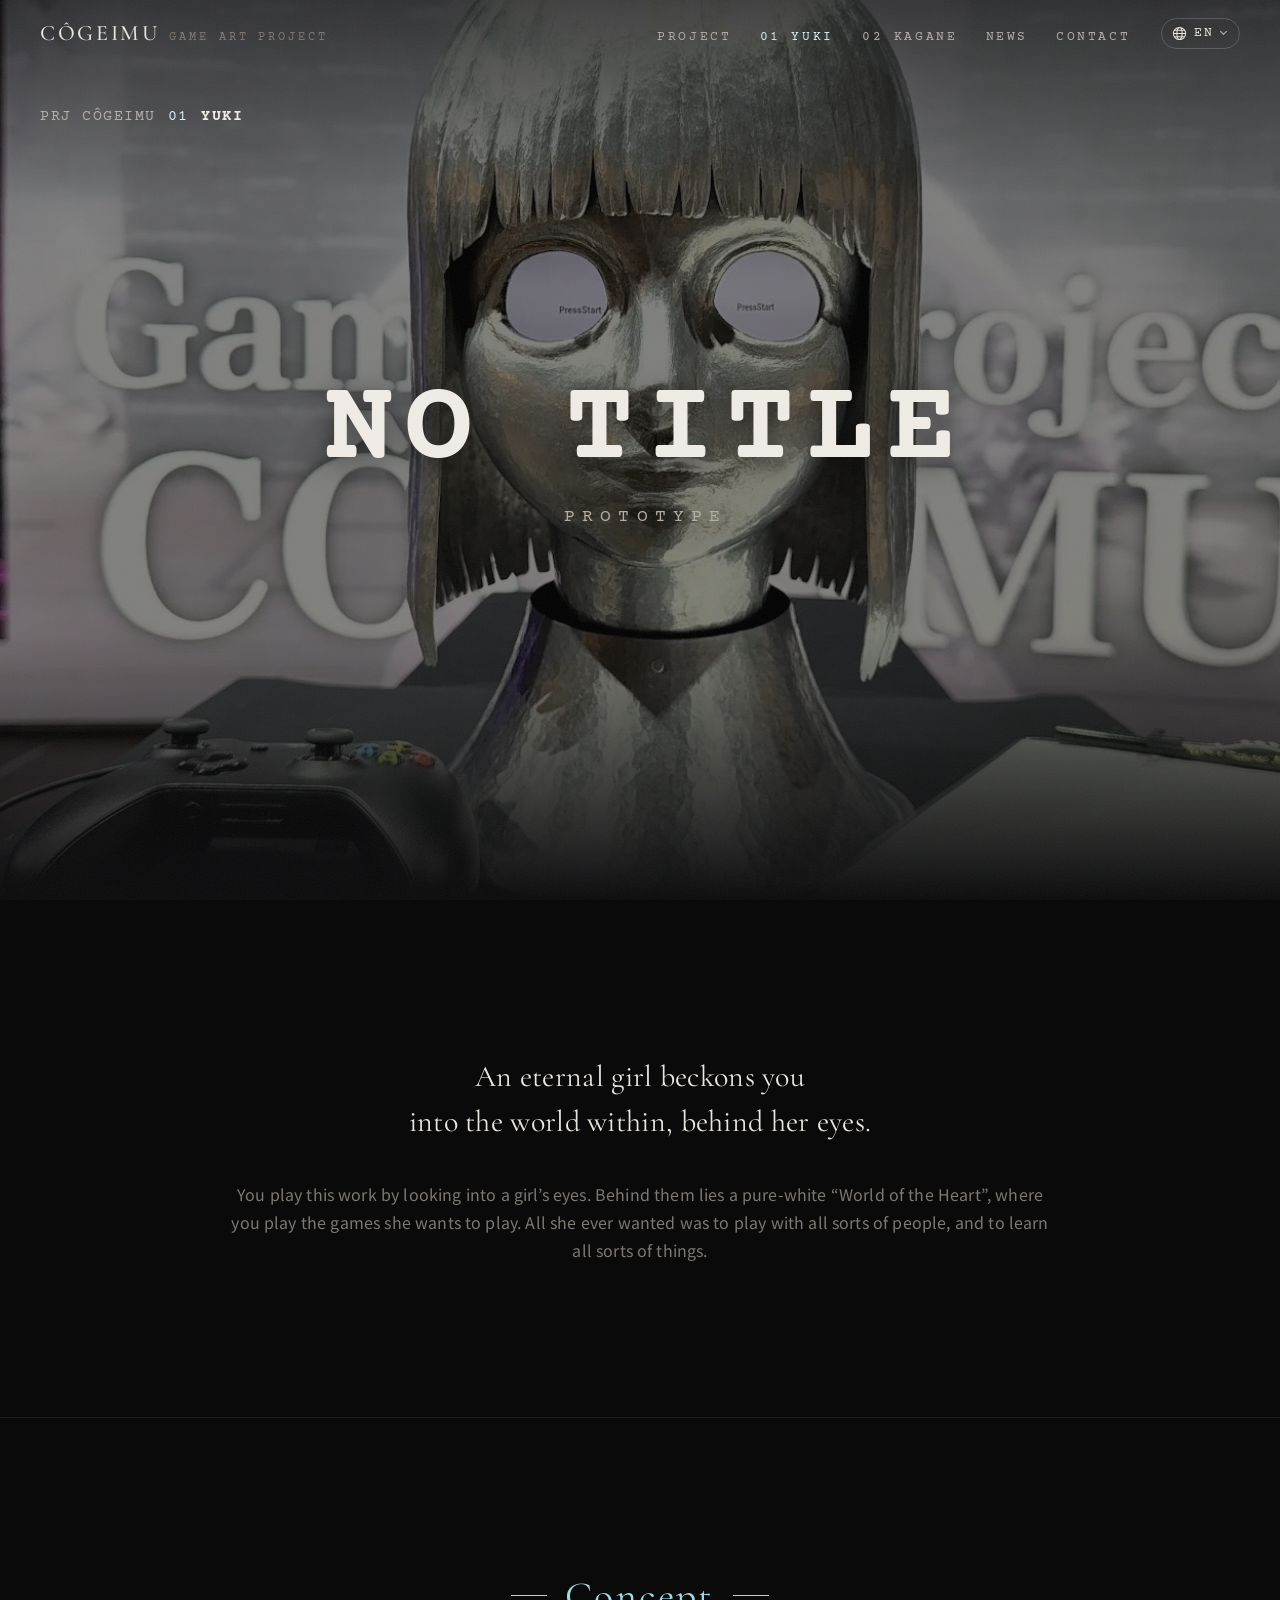
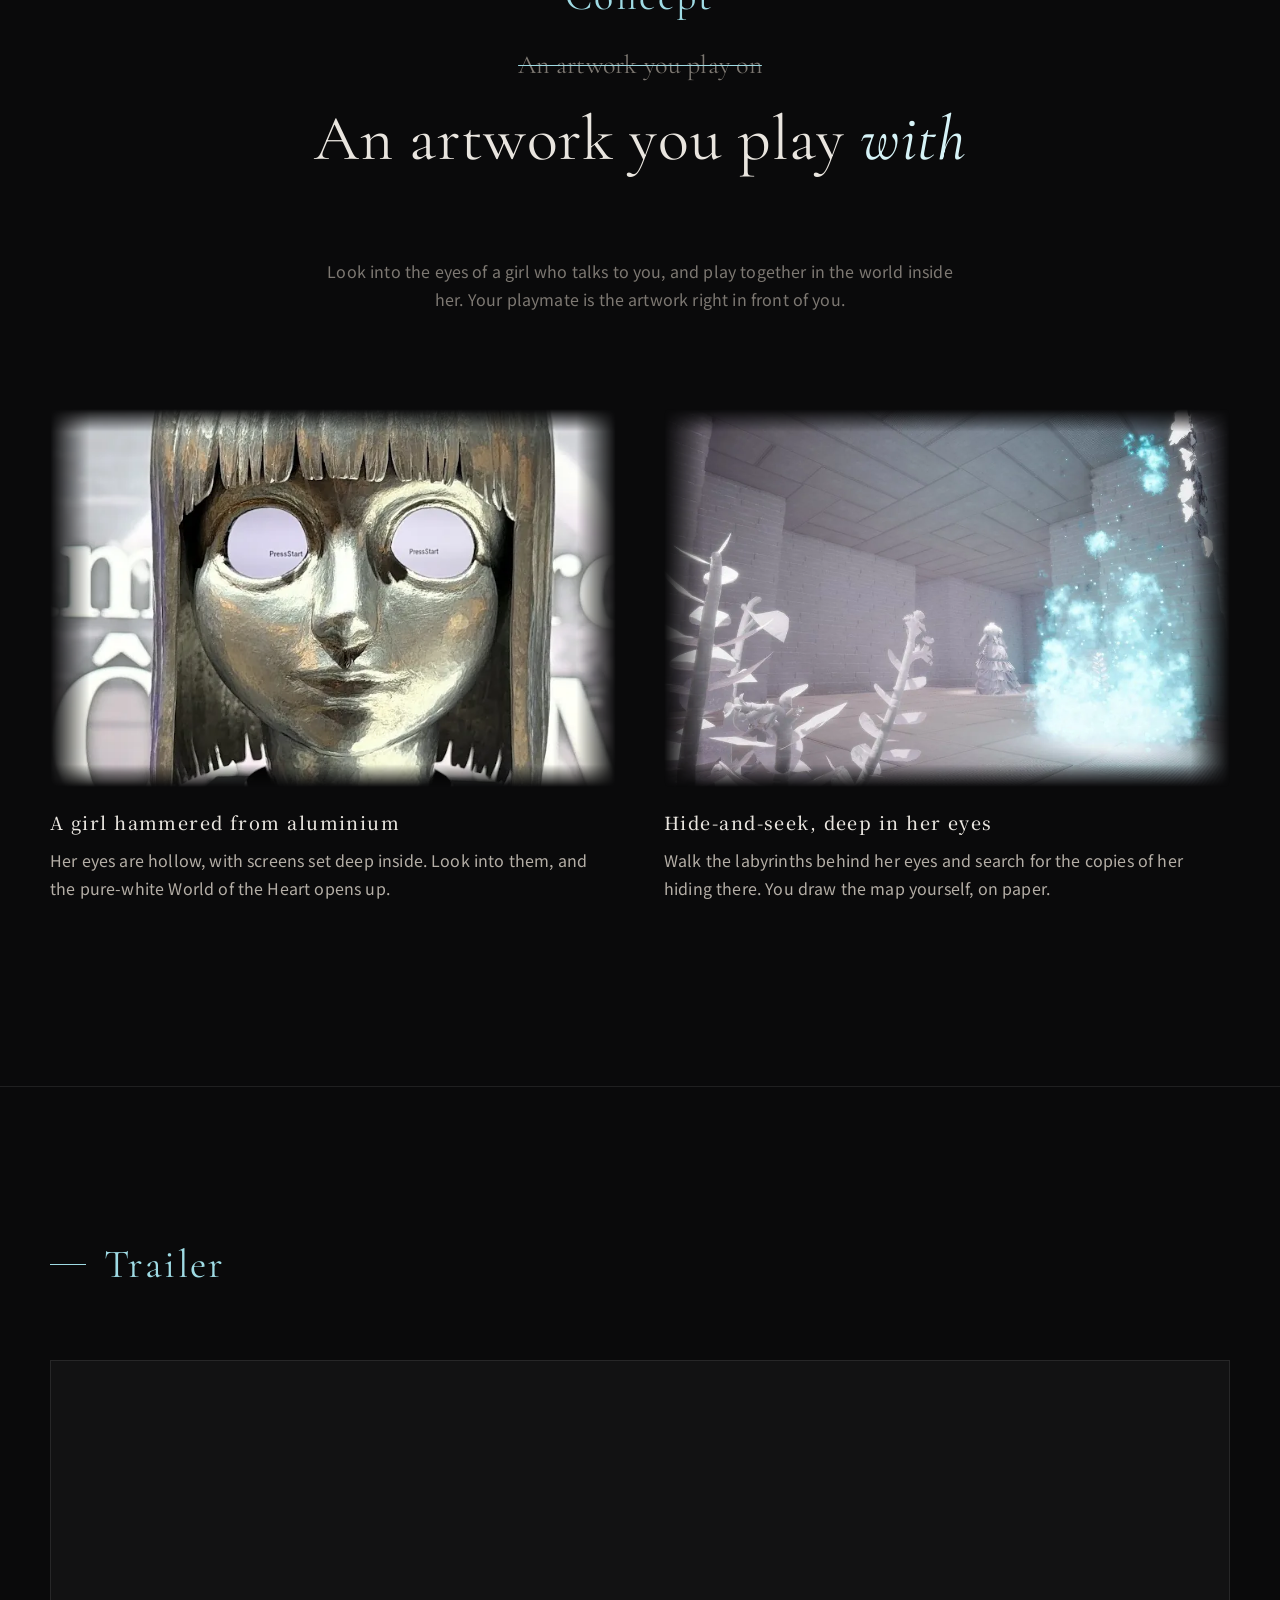
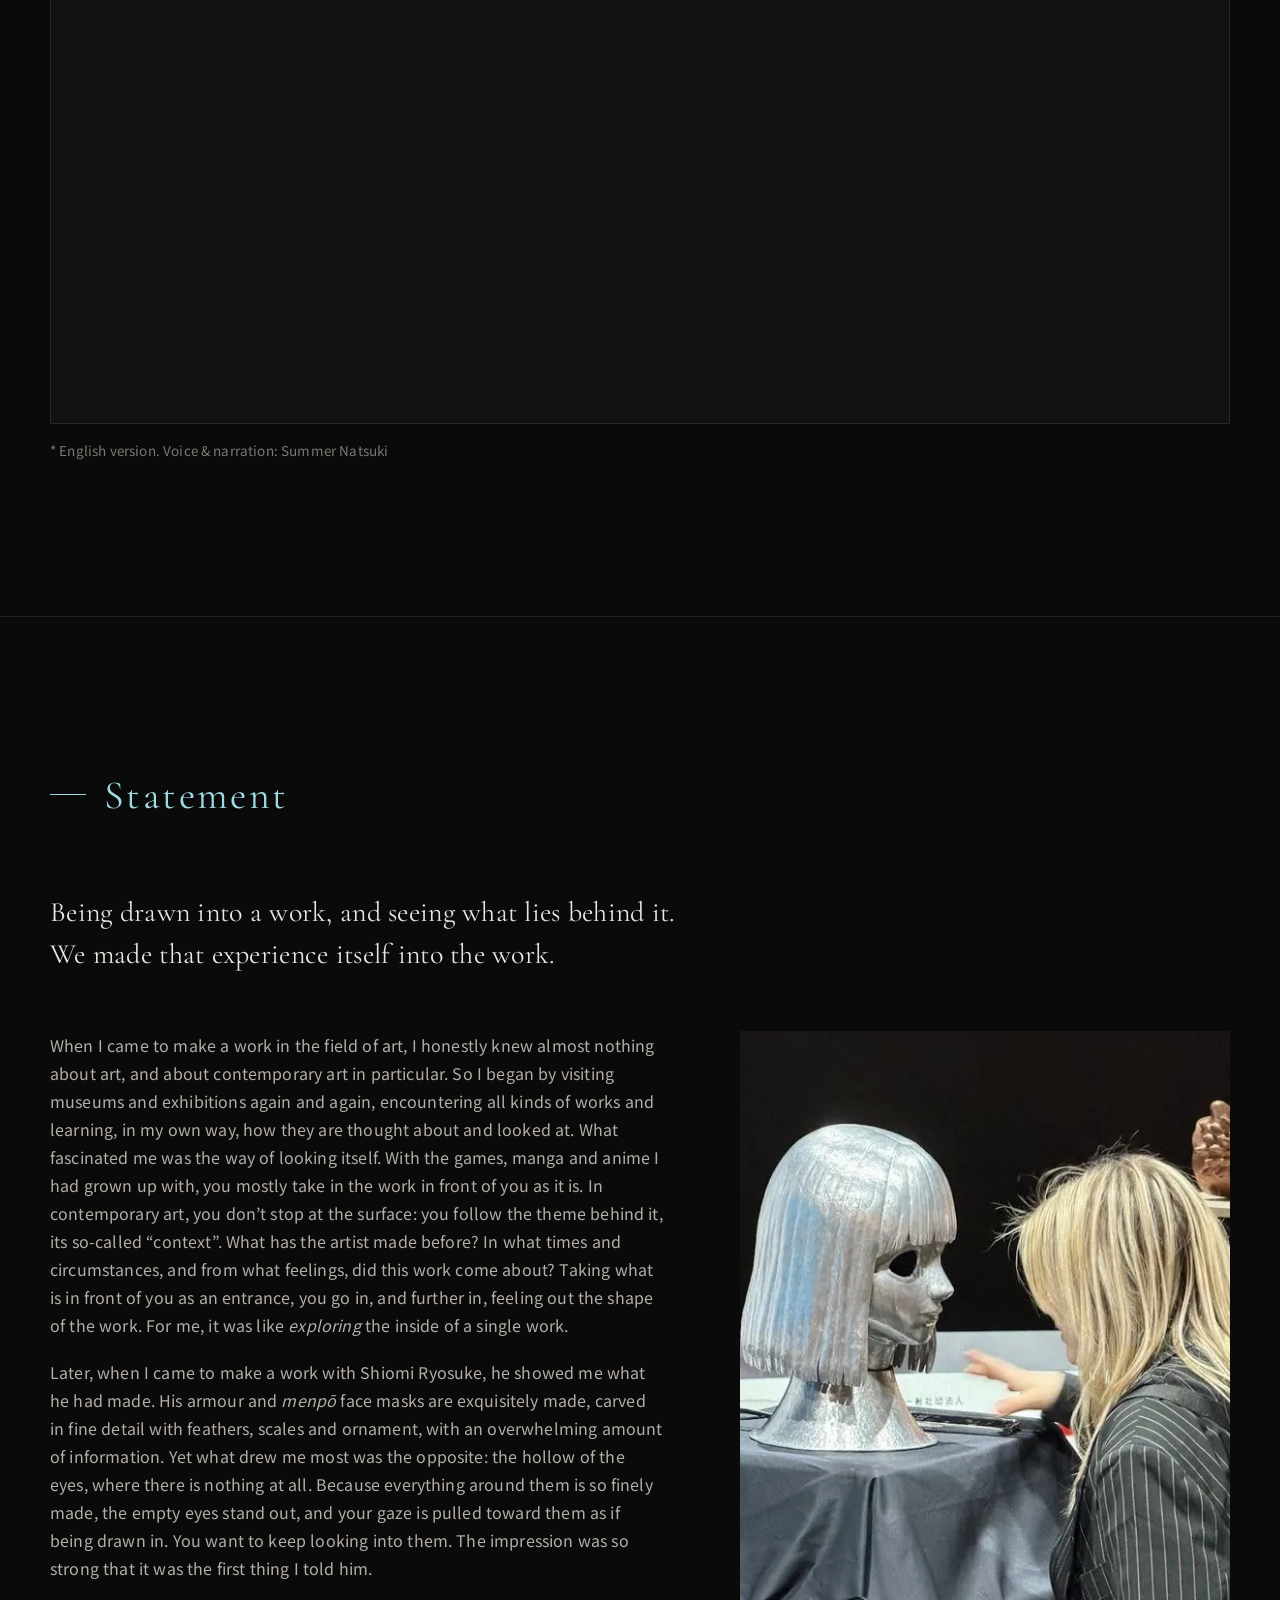
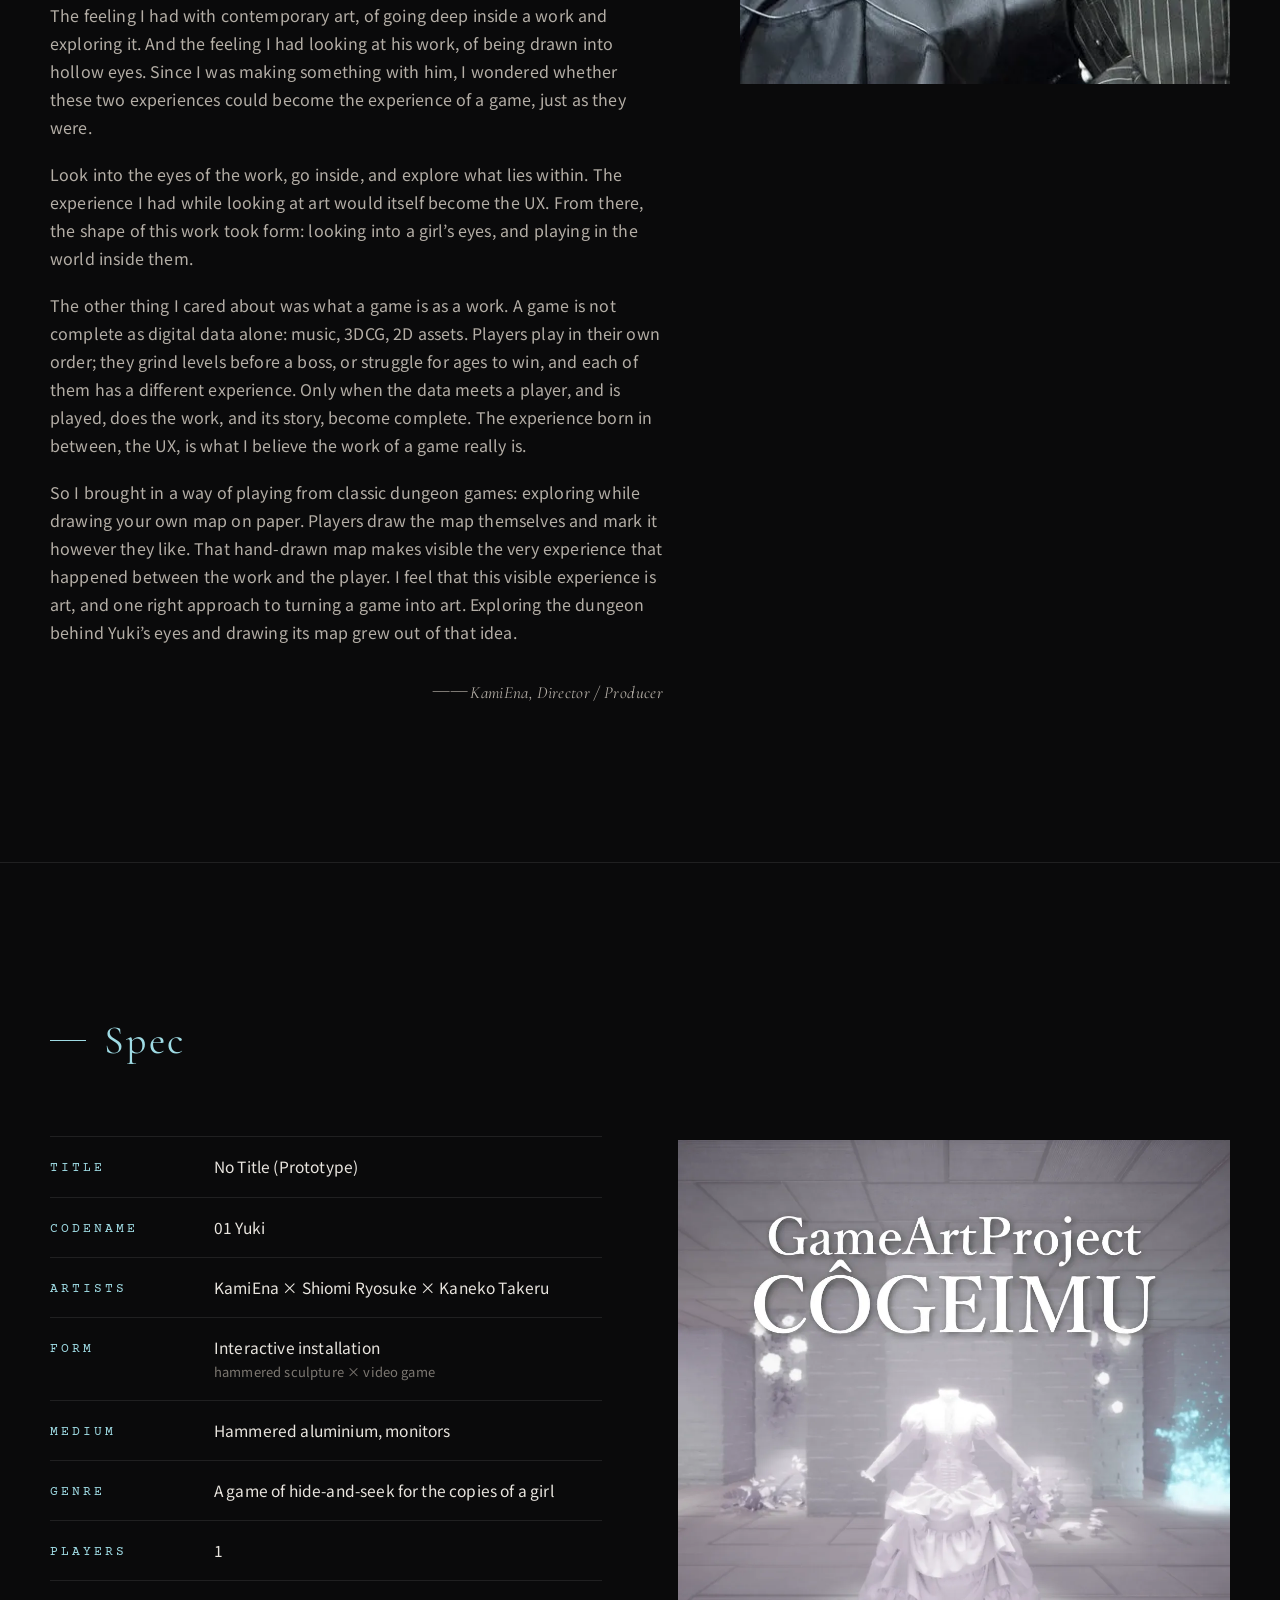
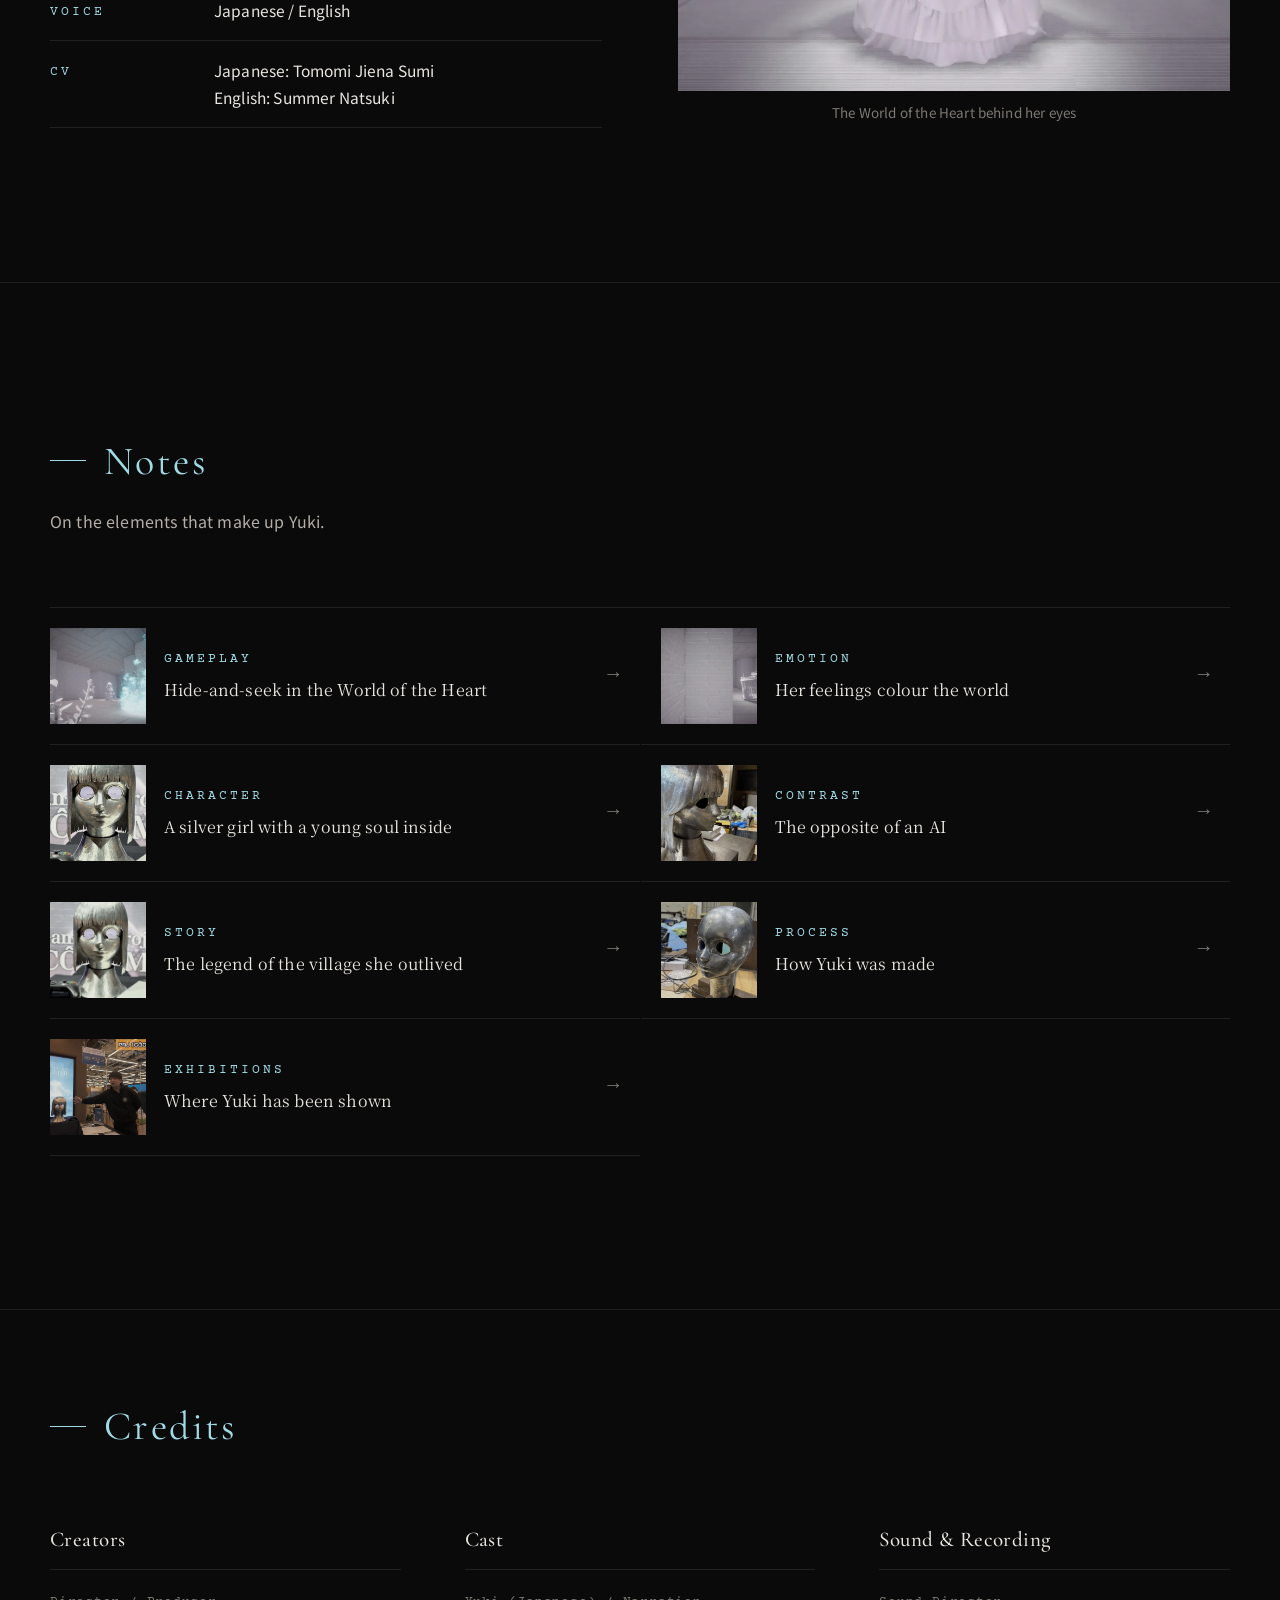
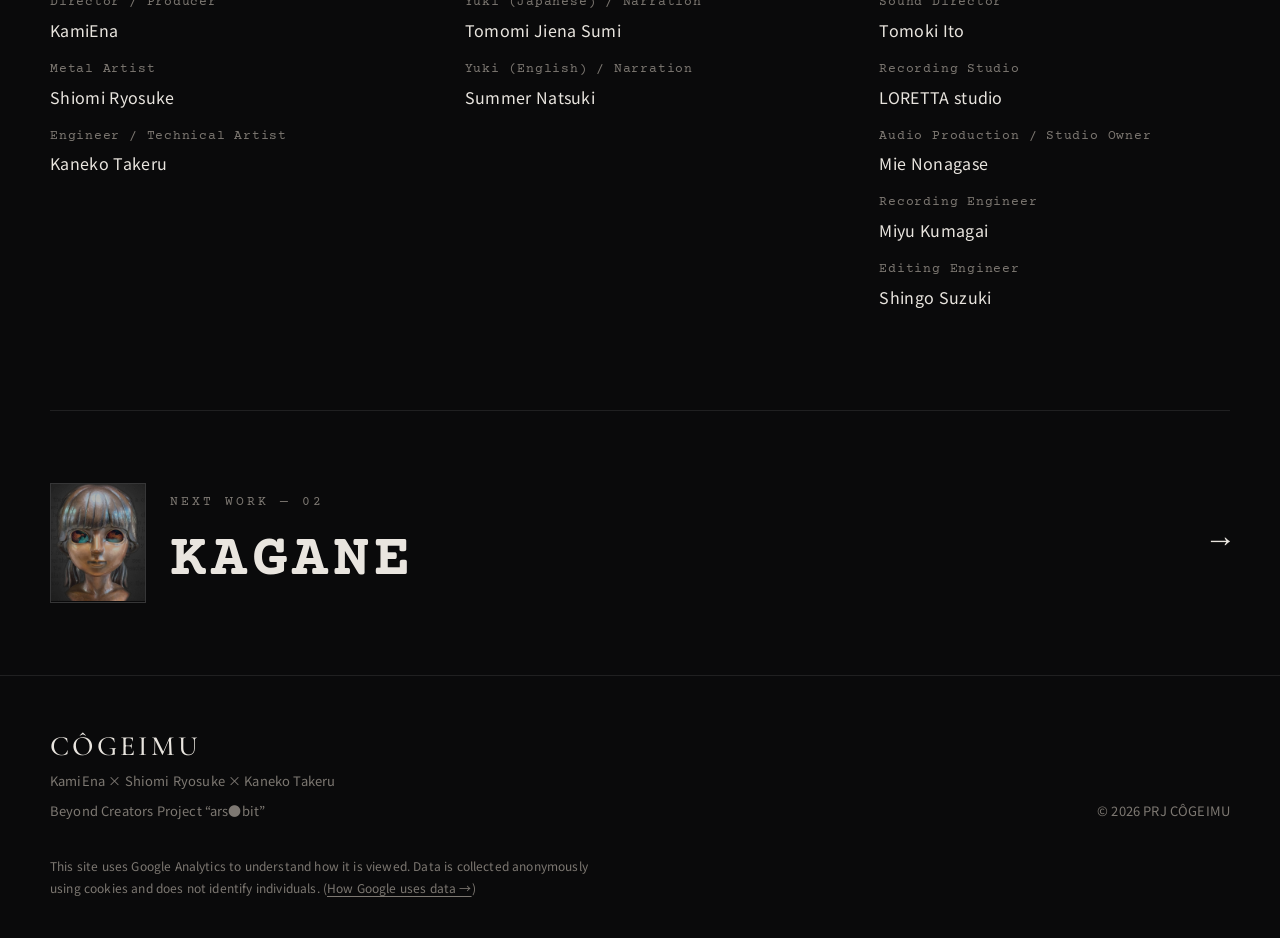
<file: works/yuki.html>
<!doctype html>
<html lang="ja" data-title-ja="01 Yuki｜PRJ CÔGEIMU" data-title-en="01 Yuki | PRJ CÔGEIMU">
<head>
  <meta charset="utf-8">
  <meta name="viewport" content="width=device-width, initial-scale=1">
  <!-- Google tag (gtag.js) -->
  <script async src="https://www.googletagmanager.com/gtag/js?id=G-QW5S72MZCD"></script>
  <script>
    window.dataLayer = window.dataLayer || [];
    function gtag(){dataLayer.push(arguments);}
    gtag('js', new Date());
    gtag('config', 'G-QW5S72MZCD');
  </script>
  <title>01 Yuki｜PRJ CÔGEIMU</title>
  <meta name="description" content="PRJ CÔGEIMU（COGEIMU／コーゲイム）の01 Yuki。アルミニウムの鍛金でつくられた少女像の瞳を覗き込み、ココロノセカイで少女の分身を探す“かくれんぼ”のゲームアート。CV：鷲見友美ジェナ／夏來サマー">
  <meta name="keywords" content="CÔGEIMU,COGEIMU,Cogeimu,cogeimu,コーゲイム,PRJ CÔGEIMU,Yuki,ユキ,鍛金,ゲームアート,鷲見友美ジェナ,夏來サマー">
  <meta property="og:title" content="01 Yuki | PRJ CÔGEIMU">
  <meta property="og:description" content="瞳の奥にある、彼女の内なるセカイへ。/ Into the world within, behind her eyes.">
  <meta property="og:type" content="article">
  <meta property="og:site_name" content="PRJ CÔGEIMU">
  <meta property="og:image" content="https://kamiena.github.io/cogeimu/assets/img/yuki/og.jpg">
  <meta property="og:url" content="https://kamiena.github.io/cogeimu/works/yuki.html">
  <link rel="canonical" href="https://kamiena.github.io/cogeimu/works/yuki.html">
  <meta name="twitter:card" content="summary_large_image">
  <meta name="theme-color" content="#0a0a0b">
  <link rel="icon" href="../assets/img/common/favicon-32.png" sizes="32x32" type="image/png">
  <link rel="icon" href="../assets/img/common/favicon-192.png" sizes="192x192" type="image/png">
  <link rel="apple-touch-icon" href="../assets/img/common/apple-touch-icon.png">
  <link rel="preconnect" href="https://fonts.googleapis.com">
  <link rel="preconnect" href="https://fonts.gstatic.com" crossorigin>
  <link href="https://fonts.googleapis.com/css2?family=Cormorant+Garamond:ital,wght@0,400;0,500;1,400&family=Courier+Prime:wght@400;700&family=Noto+Sans+JP:wght@400;500&family=Noto+Serif+JP:wght@400;500&display=swap" rel="stylesheet">
  <link rel="stylesheet" href="../assets/css/style.css?v=20261010f">
  <script src="../assets/js/budoux-ja.js" defer></script>
  <script src="../assets/js/main.js?v=20261010c" defer></script>
  <script type="application/ld+json">
  {
    "@context": "https://schema.org",
    "@type": "VisualArtwork",
    "name": "Yuki (PRJ CÔGEIMU proto)",
    "alternateName": ["01 Yuki", "ユキ", "COGEIMU Yuki", "コーゲイム Yuki"],
    "artform": "Hammered aluminium sculpture × interactive video game",
    "artMedium": "Aluminium",
    "isPartOf": {
      "@type": "CreativeWorkSeries",
      "name": "PRJ CÔGEIMU",
      "alternateName": ["CÔGEIMU", "COGEIMU", "Cogeimu", "cogeimu", "コーゲイム"]
    },
    "creator": [
      { "@type": "Person", "name": "KamiEna", "alternateName": "カミエナ" },
      { "@type": "Person", "name": "Shiomi Ryosuke", "alternateName": "塩見亮介" },
      { "@type": "Person", "name": "Kaneko Takeru", "alternateName": "金子尊" }
    ],
    "contributor": [
      { "@type": "Person", "name": "鷲見友美ジェナ", "alternateName": "Tomomi Jiena Sumi" },
      { "@type": "Person", "name": "夏來サマー", "alternateName": "Summer Natsuki" }
    ]
  }
  </script>
</head>
<body class="theme-yuki">
<a class="skip" href="#main"><span lang="ja">本文へ移動</span><span lang="en">Skip to content</span></a>

<header class="site-header">
  <a class="logo" href="../">CÔGEIMU <small>Game Art Project</small></a>
  <nav class="nav" aria-label="Main">
    <ul class="nav__links" id="nav-links">
      <li><a href="../#project">Project</a></li>
      <li><a href="yuki.html" aria-current="page">01 Yuki</a></li>
      <li><a href="kagane.html">02 Kagane</a></li>
      <li><a href="../news/">News</a></li>
      <li><a href="../#contact">Contact</a></li>
    </ul>
    <div class="lang-toggle">
      <button type="button" class="lang-toggle__btn" aria-haspopup="true" aria-expanded="false" aria-label="Language: 日本語"><svg class="lang-toggle__globe" viewBox="0 0 16 16" aria-hidden="true" fill="none" stroke="currentColor" stroke-width="1.1"><circle cx="8" cy="8" r="6.5"/><ellipse cx="8" cy="8" rx="2.8" ry="6.5"/><path d="M1.5 8h13M2.6 4.6h10.8M2.6 11.4h10.8"/></svg><span class="lang-toggle__code">JP</span><span class="lang-toggle__caret" aria-hidden="true"></span></button>
      <div class="lang-menu" hidden>
        <button type="button" data-lang="ja">日本語</button>
        <button type="button" data-lang="en">English</button>
        <button type="button" data-lang="fr">Français</button>
        <button type="button" data-lang="it">Italiano</button>
        <button type="button" data-lang="es">Español</button>
        <button type="button" data-lang="de">Deutsch</button>
        <button type="button" data-lang="ko">한국어</button>
        <button type="button" data-lang="zh-Hans">简体中文</button>
        <button type="button" data-lang="zh-Hant">繁體中文</button>
      </div>
    </div>
    <button class="menu-btn" type="button" aria-label="Menu" aria-expanded="false" aria-controls="nav-links"><span></span></button>
  </nav>
</header>

<main id="main">

  <!-- ============ HERO ============ -->
  <section class="work-hero work-hero--full">
    <img class="work-hero__bgimg" src="../assets/img/yuki/hero.webp" width="1560" height="878" alt="展示会場に置かれたアルミニウムの少女像 Yuki" data-alt-ja="展示会場に置かれたアルミニウムの少女像 Yuki" data-alt-en="Yuki, the aluminium girl, on display" fetchpriority="high">
    <p class="work-hero__code">PRJ CÔGEIMU <span>01</span> <b>Yuki</b></p>
    <h1 class="work-hero__main">No Title<small>Prototype</small></h1>
  </section>

  <!-- ============ CAPTION ============ -->
  <section class="section">
    <div class="wrap--narrow reveal" style="text-align: center">
      <p class="lead" style="font-size: clamp(20px, 2.6vw, 30px)">
        <span lang="ja">永遠の少女が誘う。<br>瞳の奥にある、<br class="sp">彼女の内なるセカイへと。</span>
        <span lang="en">An eternal girl beckons you<br>into the world within, behind her eyes.</span>
      </p>
      <p class="muted" style="margin-top: 32px">
        <span lang="ja">この作品は、少女の瞳を覗き込んで遊ぶ。<br>瞳の奥には真っ白な「ココロノセカイ」が広がっていて、<br class="sp">その中で少女が望む遊びをする。<br>少女はただ、無邪気に、<br class="sp">色々な人と遊び、色々な事を知りたかった。</span>
        <span lang="en">You play this work by looking into a girl’s eyes. Behind them lies a pure-white “World of the Heart”, where you play the games she wants to play. All she ever wanted was to play with all sorts of people, and to learn all sorts of things.</span>
      </p>
    </div>
  </section>

  <!-- ============ CONCEPT ============ -->
  <section class="section" id="concept">
    <div class="wrap">
      <div class="concept-block reveal">
        <p class="sec-head__label sec-head__label--center sec-head__label--title">Concept</p>
        <p class="concept__from"><span lang="ja">作品“で”遊ぶ作品</span><span lang="en">An artwork you play on</span></p>
        <p class="concept__to"><span lang="ja">作品“<em>と</em>”遊ぶ作品</span><span lang="en">An artwork you play <em>with</em></span></p>
        <p class="muted concept__text">
          <span lang="ja">話しかけてくる少女の瞳を覗き込み、彼女の内なるセカイで一緒に遊ぶ。ゲームの相手は、目の前にいる作品そのもの。</span>
          <span lang="en">Look into the eyes of a girl who talks to you, and play together in the world inside her. Your playmate is the artwork right in front of you.</span>
        </p>
      </div>

      <ol class="steps steps--row steps--two steps--labeled reveal">
        <li>
          <img class="steps__img" src="../assets/img/yuki/card.webp" width="702" height="878" loading="lazy" alt="アルミニウムの少女像 Yuki" data-alt-ja="アルミニウムの少女像 Yuki" data-alt-en="Yuki, the aluminium girl">
          <h3><span lang="ja">アルミニウムの鍛金でつくられた<br class="sp">少女の像</span><span lang="en">A girl hammered from aluminium</span></h3>
          <p><span lang="ja">空洞になった瞳の奥に、モニターが仕込まれている。覗き込むと、真っ白な「ココロノセカイ」が広がる。</span><span lang="en">Her eyes are hollow, with screens set deep inside. Look into them, and the pure-white World of the Heart opens up.</span></p>
        </li>
        <li>
          <img class="steps__img" src="../assets/img/yuki/ingame-01.webp" width="1200" height="675" loading="lazy" alt="ココロノセカイの迷宮と緑のヒカリ" data-alt-ja="ココロノセカイの迷宮と緑のヒカリ" data-alt-en="The labyrinth and the green light">
          <h3><span lang="ja">瞳の奥で遊ぶかくれんぼ</span><span lang="en">Hide-and-seek, deep in her eyes</span></h3>
          <p><span lang="ja">瞳の奥に広がる迷宮を歩き、隠れている少女の分身を探す。地図は、手元の紙に自分で描く。</span><span lang="en">Walk the labyrinths behind her eyes and search for the copies of her hiding there. You draw the map yourself, on paper.</span></p>
        </li>
      </ol>
    </div>
  </section>

  <!-- ============ TRAILER ============ -->
  <section class="section" id="trailer">
    <div class="wrap">
      <header class="sec-head reveal">
        <p class="sec-head__label sec-head__label--title">Trailer</p>
      </header>
      <div class="video reveal" lang="ja">
        <iframe src="https://www.youtube-nocookie.com/embed/A6gHE2WCpQU" title="アート × ゲーム PRJ「CÔGEIMU」ティザーPV（CV：鷲見友美ジェナ）" loading="lazy" allow="accelerometer; clipboard-write; encrypted-media; gyroscope; picture-in-picture; web-share" referrerpolicy="strict-origin-when-cross-origin" allowfullscreen></iframe>
      </div>
      <div class="video reveal" lang="en">
        <iframe src="https://www.youtube-nocookie.com/embed/wVA3YJVAikM" title="Art × Game Project “CÔGEIMU” Teaser PV (Voice: Summer Natsuki)" loading="lazy" allow="accelerometer; clipboard-write; encrypted-media; gyroscope; picture-in-picture; web-share" referrerpolicy="strict-origin-when-cross-origin" allowfullscreen></iframe>
      </div>
      <p class="note reveal" style="margin-top: 14px">
        <span lang="ja">日本語版　CV・ナレーション：鷲見友美ジェナ</span>
        <span lang="en">English version. Voice &amp; narration: Summer Natsuki</span>
      </p>
    </div>
  </section>

  <!-- ============ STATEMENT ============ -->
  <section class="section" id="statement">
    <div class="wrap">
      <header class="sec-head reveal">
        <p class="sec-head__label sec-head__label--title">Statement</p>
      </header>
      <p class="lead statement-lead reveal">
        <span lang="ja">作品の中へと吸い込まれ、<br class="sp">その裏側を見る。<br>その体験を、そのまま作品にした。</span>
        <span lang="en">Being drawn into a work, and seeing what lies behind it.<br>We made that experience itself into the work.</span>
      </p>
      <div class="split split--wide-left statement-body">
        <div class="reveal">
          <p>
            <span lang="ja">今回、アートの領域に関わる作品をつくることになったとき、正直、自分にはアート、特に現代アートの知識がほとんどなかった。そこでまず、美術館や展示へ何度も足を運び、さまざまな作品に触れながら、自分なりにその考え方や見方を知るところから始めた。その中で面白いと感じたのが、作品の見方そのものだった。これまで自分が親しんできたゲームや漫画、アニメでは、まず目の前にある作品そのものを受け取ることが多かった。一方で現代アートでは、作品の表面だけを見るのではなく、その裏側にあるテーマや、いわゆる「文脈」まで辿っていく。作者がこれまで何をつくってきたのか。どんな時代や環境の中で、どんな想いからその作品が生まれたのか。目の前にあるものを入口に、その奥へ、さらに奥へと入り込みながら、作品の輪郭を探っていく。その感覚は、自分にとって、ひとつの作品の中を<span class="nw">“探索する”ような</span>体験だった。</span>
            <span lang="en">When I came to make a work in the field of art, I honestly knew almost nothing about art, and about contemporary art in particular. So I began by visiting museums and exhibitions again and again, encountering all kinds of works and learning, in my own way, how they are thought about and looked at. What fascinated me was the way of looking itself. With the games, manga and anime I had grown up with, you mostly take in the work in front of you as it is. In contemporary art, you don’t stop at the surface: you follow the theme behind it, its so-called “context”. What has the artist made before? In what times and circumstances, and from what feelings, did this work come about? Taking what is in front of you as an entrance, you go in, and further in, feeling out the shape of the work. For me, it was like <em>exploring</em> the inside of a single work.</span>
          </p>
          <p>
            <span lang="ja">その後、塩見亮介さんと作品をつくることになり、これまでの作品を見せてもらった。精巧につくり込まれた甲冑や面頬には、羽や鱗、装飾などが細かく刻み込まれ、圧倒されるほどの情報量がある。けれど、その中で自分がもっとも惹かれたのは、逆に何も存在しない「目」の空洞だった。周囲が精巧につくられているからこそ、ぽっかりと空いた目が強く浮かび上がり、そこへ吸い込まれるように視線が引き寄せられる。ずっとその奥を覗いていたくなる。その印象はとても強く、最初に塩見さん本人へ伝えたのも、そのことだった。</span>
            <span lang="en">Later, when I came to make a work with Shiomi Ryosuke, he showed me what he had made. His armour and <i>menpō</i> face masks are exquisitely made, carved in fine detail with feathers, scales and ornament, with an overwhelming amount of information. Yet what drew me most was the opposite: the hollow of the eyes, where there is nothing at all. Because everything around them is so finely made, the empty eyes stand out, and your gaze is pulled toward them as if being drawn in. You want to keep looking into them. The impression was so strong that it was the first thing I told him.</span>
          </p>
          <p>
            <span lang="ja">現代アートに触れる中で感じた、「作品の奥へ入り込み、探索していく」感覚。そして、塩見さんの作品を見たときに感じた、「空洞の目へ吸い込まれていく」感覚。せっかく塩見さんと一緒につくるのであれば、この二つの体験を、そのままゲームの体験にできないだろうかと考えた。</span>
            <span lang="en">The feeling I had with contemporary art, of going deep inside a work and exploring it. And the feeling I had looking at his work, of being drawn into hollow eyes. Since I was making something with him, I wondered whether these two experiences could become the experience of a game, just as they were.</span>
          </p>
          <p>
            <span lang="ja">作品の目を覗き込み、その内側へ入り、奥にあるものを探索する。自分自身が作品を見る中で感じた体験そのものを UX にする。そこから、少女の瞳を覗き込み、その内側の世界で遊ぶという、この作品のかたちが生まれていった。</span>
            <span lang="en">Look into the eyes of the work, go inside, and explore what lies within. The experience I had while looking at art would itself become the UX. From there, the shape of this work took form: looking into a girl’s eyes, and playing in the world inside them.</span>
          </p>
          <p>
            <span lang="ja">もうひとつ大切にしたのが、ゲームという作品のあり方だ。ゲームは、音楽や3DCG、2Dの素材といったデジタルデータだけでは完成しない。プレイヤーは好きな順番で遊び、レベルを上げてからボスに挑んだり、なかなか勝てずに苦労したりと、一人ひとりに違う体験が生まれる。デジタルデータとプレイヤーが出会い、遊ぶことで初めて、作品が、物語が完成していく。そのあいだに生まれる体験（UX）こそが、ゲームという作品の本体だと考えている。</span>
            <span lang="en">The other thing I cared about was what a game is as a work. A game is not complete as digital data alone: music, 3DCG, 2D assets. Players play in their own order; they grind levels before a boss, or struggle for ages to win, and each of them has a different experience. Only when the data meets a player, and is played, does the work, and its story, become complete. The experience born in between, the UX, is what I believe the work of a game really is.</span>
          </p>
          <p>
            <span lang="ja">そこで、かつてのダンジョン型ゲームにあった「紙に地図を描きながら探索する」遊びを取り入れた。プレイヤーは自分で地図を描き、好きに印をつけていく。その手描きの地図は、作品とプレイヤーのあいだに起きた体験そのものを可視化したものだ。可視化された体験こそがアートであり、ゲームをアートにするための、ひとつの正しいアプローチだと感じている。Yuki の瞳の奥に広がるダンジョンを探索し、地図を描いていく遊びは、そうした考えから生まれた。</span>
            <span lang="en">So I brought in a way of playing from classic dungeon games: exploring while drawing your own map on paper. Players draw the map themselves and mark it however they like. That hand-drawn map makes visible the very experience that happened between the work and the player. I feel that this visible experience is art, and one right approach to turning a game into art. Exploring the dungeon behind Yuki’s eyes and drawing its map grew out of that idea.</span>
          </p>
          <p class="message__sign">── <span lang="ja">カミエナ<span class="nw">（ディレクター／プロデューサー）</span></span><span lang="en">KamiEna, Director / Producer</span></p>
        </div>
        <figure class="statement-figure reveal">
          <img src="../assets/img/yuki/ex-404-02.webp" width="1200" height="675" loading="lazy" alt="Yuki を覗き込む来場者" data-alt-ja="Yuki を覗き込む来場者" data-alt-en="A visitor looking into Yuki’s eyes">
        </figure>
      </div>
    </div>
  </section>

  <!-- ============ SPEC ============ -->
  <section class="section" id="spec">
    <div class="wrap">
      <header class="sec-head reveal">
        <p class="sec-head__label sec-head__label--title">Spec</p>
      </header>
      <div class="split split--center">
        <dl class="facts reveal">
          <div><dt><span lang="ja">タイトル</span><span lang="en">Title</span></dt><dd><span lang="ja">名称未定（プロトタイプ）</span><span lang="en">No Title (Prototype)</span></dd></div>
          <div><dt><span lang="ja">コードネーム</span><span lang="en">Codename</span></dt><dd>01 Yuki</dd></div>
          <div><dt><span lang="ja">作家</span><span lang="en">Artists</span></dt><dd><span lang="ja">カミエナ × 塩見亮介 × 金子尊</span><span lang="en">KamiEna × Shiomi Ryosuke × Kaneko Takeru</span></dd></div>
          <div><dt><span lang="ja">形式</span><span lang="en">Form</span></dt><dd><span lang="ja">インタラクティブ・インスタレーション</span><span lang="en">Interactive installation</span><small><span lang="ja">鍛金彫刻 × ビデオゲーム</span><span lang="en">hammered sculpture × video game</span></small></dd></div>
          <div><dt><span lang="ja">素材</span><span lang="en">Medium</span></dt><dd><span lang="ja">アルミニウム（鍛金）、モニター</span><span lang="en">Hammered aluminium, monitors</span></dd></div>
          <div><dt><span lang="ja">ジャンル</span><span lang="en">Genre</span></dt><dd><span lang="ja">少女の分身を探す、かくれんぼゲーム</span><span lang="en">A game of hide-and-seek for the copies of a girl</span></dd></div>
          <div><dt><span lang="ja">プレイ人数</span><span lang="en">Players</span></dt><dd><span lang="ja">1人</span><span lang="en">1</span></dd></div>
          <div><dt><span lang="ja">ボイス</span><span lang="en">Voice</span></dt><dd><span lang="ja">日本語／英語</span><span lang="en">Japanese / English</span></dd></div>
          <div><dt>CV</dt><dd>
            <span lang="ja">日本語：鷲見友美ジェナ<br>英語：夏來サマー</span>
            <span lang="en">Japanese: Tomomi Jiena Sumi<br>English: Summer Natsuki</span>
          </dd></div>
        </dl>
        <figure class="eye-view reveal">
          <div class="eye-view__socket">
            <img src="../assets/img/yuki/ingame-key-visual.webp" width="1080" height="1080" loading="lazy" alt="ココロノセカイに立つドレス" data-alt-ja="ココロノセカイに立つドレス" data-alt-en="A dress standing in the World of the Heart">
          </div>
          <figcaption><span lang="ja">瞳の奥に広がる、ココロノセカイ</span><span lang="en">The World of the Heart behind her eyes</span></figcaption>
        </figure>
      </div>
    </div>
  </section>

  <!-- ============ NOTES (index of the second layer) ============ -->
  <section class="section" id="notes-index">
    <div class="wrap">
      <header class="sec-head reveal">
        <p class="sec-head__label sec-head__label--title">Notes</p>
        <p><span lang="ja">ユキをかたちづくる、それぞれの要素について。</span><span lang="en">On the elements that make up Yuki.</span></p>
      </header>
      <ul class="notes-index reveal">
        <li>
          <a class="notes-index__item" href="#gameplay">
            <img src="../assets/img/yuki/ingame-01.webp" alt="" loading="lazy" width="160" height="160">
            <span class="notes-index__text"><span class="card__label">Gameplay</span><span class="notes-index__title"><span lang="ja">ココロノセカイで、かくれんぼ</span><span lang="en">Hide-and-seek in the World of the Heart</span></span></span>
            <span class="notes-index__arrow" aria-hidden="true">→</span>
          </a>
        </li>
        <li>
          <a class="notes-index__item" href="#emotion">
            <img src="../assets/img/yuki/ingame-03.webp" alt="" loading="lazy" width="160" height="160">
            <span class="notes-index__text"><span class="card__label">Emotion</span><span class="notes-index__title"><span lang="ja">少女の感情が、<br class="sp">世界の色になる</span><span lang="en">Her feelings colour the world</span></span></span>
            <span class="notes-index__arrow" aria-hidden="true">→</span>
          </a>
        </li>
        <li>
          <a class="notes-index__item" href="#character">
            <img src="../assets/img/yuki/card.webp" alt="" loading="lazy" width="160" height="160">
            <span class="notes-index__text"><span class="card__label">Character</span><span class="notes-index__title"><span lang="ja">幼い魂が宿った、銀色の少女</span><span lang="en">A silver girl with a young soul inside</span></span></span>
            <span class="notes-index__arrow" aria-hidden="true">→</span>
          </a>
        </li>
        <li>
          <a class="notes-index__item" href="#contrast">
            <img src="../assets/img/yuki/proto2-02.webp" alt="" loading="lazy" width="160" height="160">
            <span class="notes-index__text"><span class="card__label">Contrast</span><span class="notes-index__title"><span lang="ja">人工知能とは、対になる存在</span><span lang="en">The opposite of an AI</span></span></span>
            <span class="notes-index__arrow" aria-hidden="true">→</span>
          </a>
        </li>
        <li>
          <a class="notes-index__item" href="#story">
            <img src="../assets/img/yuki/hero.webp" alt="" loading="lazy" width="160" height="160">
            <span class="notes-index__text"><span class="card__label">Story</span><span class="notes-index__title"><span lang="ja">少女像が残された村の<span class="nw">言い伝え</span></span><span lang="en">The legend of the village she outlived</span></span></span>
            <span class="notes-index__arrow" aria-hidden="true">→</span>
          </a>
        </li>
        <li>
          <a class="notes-index__item" href="#process">
            <img src="../assets/img/yuki/proto1-01.webp" alt="" loading="lazy" width="160" height="160">
            <span class="notes-index__text"><span class="card__label">Process</span><span class="notes-index__title"><span lang="ja">ユキができるまで</span><span lang="en">How Yuki was made</span></span></span>
            <span class="notes-index__arrow" aria-hidden="true">→</span>
          </a>
        </li>
        <li>
          <a class="notes-index__item" href="#exhibitions">
            <img src="../assets/img/yuki/ex-sgw-01.webp" alt="" loading="lazy" width="160" height="160">
            <span class="notes-index__text"><span class="card__label">Exhibitions</span><span class="notes-index__title"><span lang="ja">ユキに会えた場所</span><span lang="en">Where Yuki has been shown</span></span></span>
            <span class="notes-index__arrow" aria-hidden="true">→</span>
          </a>
        </li>
      </ul>
    </div>
  </section>

  <!-- ============ CREDITS ============ -->
  <section class="section section--tight" id="credits">
    <div class="wrap">
      <header class="sec-head reveal">
        <p class="sec-head__label sec-head__label--title">Credits</p>
      </header>
      <div class="credit-list reveal">
        <div class="credit-list__group">
          <h3 class="credit-list__heading"><span lang="ja">制作</span><span lang="en">Creators</span></h3>
          <dl>
            <div><dt><span lang="ja">ディレクター／プロデューサー</span><span lang="en">Director / Producer</span></dt><dd><span lang="ja">カミエナ</span><span lang="en">KamiEna</span></dd></div>
            <div><dt><span lang="ja">鍛金家</span><span lang="en">Metal Artist</span></dt><dd><span lang="ja">塩見亮介</span><span lang="en">Shiomi Ryosuke</span></dd></div>
            <div><dt><span lang="ja">エンジニア／テクニカルアーティスト</span><span lang="en">Engineer / Technical Artist</span></dt><dd><span lang="ja">金子尊</span><span lang="en">Kaneko Takeru</span></dd></div>
          </dl>
        </div>
        <div class="credit-list__group">
          <h3 class="credit-list__heading"><span lang="ja">キャスト</span><span lang="en">Cast</span></h3>
          <dl>
            <div><dt><span lang="ja">ユキ（日本語）・ナレーション</span><span lang="en">Yuki (Japanese) / Narration</span></dt><dd><span lang="ja">鷲見友美ジェナ</span><span lang="en">Tomomi Jiena Sumi</span></dd></div>
            <div><dt><span lang="ja">ユキ（英語）・ナレーション</span><span lang="en">Yuki (English) / Narration</span></dt><dd><span lang="ja">夏來サマー</span><span lang="en">Summer Natsuki</span></dd></div>
          </dl>
        </div>
        <div class="credit-list__group">
          <h3 class="credit-list__heading"><span lang="ja">サウンド・収録</span><span lang="en">Sound &amp; Recording</span></h3>
          <dl>
            <div><dt><span lang="ja">音響監督</span><span lang="en">Sound Director</span></dt><dd><span lang="ja">伊藤智輝</span><span lang="en">Tomoki Ito</span></dd></div>
            <div><dt><span lang="ja">収録スタジオ</span><span lang="en">Recording Studio</span></dt><dd><span lang="ja">LORETTA studio</span><span lang="en">LORETTA studio</span></dd></div>
            <div><dt><span lang="ja">音響制作進行・スタジオオーナー</span><span lang="en">Audio Production / Studio Owner</span></dt><dd><span lang="ja">野長瀬 美慧</span><span lang="en">Mie Nonagase</span></dd></div>
            <div><dt><span lang="ja">録音エンジニア</span><span lang="en">Recording Engineer</span></dt><dd><span lang="ja">熊谷 実結</span><span lang="en">Miyu Kumagai</span></dd></div>
            <div><dt><span lang="ja">編集エンジニア</span><span lang="en">Editing Engineer</span></dt><dd><span lang="ja">鈴木 慎梧</span><span lang="en">Shingo Suzuki</span></dd></div>
          </dl>
        </div>
      </div>
    </div>
  </section>

  <div class="wrap">
    <a class="next-work" href="kagane.html" style="--next-accent: var(--copper-hi)">
      <span class="next-work__thumb" aria-hidden="true"><img src="../assets/img/kagane/card.webp" alt="" loading="lazy" width="160" height="200"></span>
      <div>
        <p class="next-work__label">Next work — 02</p>
        <p class="next-work__title">Kagane</p>
      </div>
      <span class="next-work__arrow" aria-hidden="true">→</span>
    </a>
  </div>

  <!-- ============ NOTES (second layer: opened from the index above) ============ -->
  <div class="notes" id="notes" aria-labelledby="notes-title">
    <div class="notes__bar">
      <p class="notes__crumb" id="notes-title">01 Yuki <span aria-hidden="true">/</span> <span class="notes__crumb-label">Notes</span></p>
      <button class="notes__close" type="button"><span lang="ja">閉じる</span><span lang="en">Close</span> <span aria-hidden="true">×</span></button>
    </div>

    <article class="notes__item" id="gameplay" data-label="Gameplay">
      <div class="wrap">
        <header class="sec-head">
          <p class="sec-head__label">Gameplay</p>
          <h2><span lang="ja">ココロノセカイで、かくれんぼ</span><span lang="en">Hide-and-seek in the World of the Heart</span></h2>
          <p>
            <span lang="ja">瞳の奥には、少女が“知っている”モノが不自然に存在する世界が広がっている。そこには少女の分身たちが隠れ潜んでいる。プレイヤーはこの迷宮のような世界で少女と言葉を交わしながら、分身を探し出していく。</span>
            <span lang="en">Behind her eyes lies a world where the things she “knows” appear in strange places, and copies of her are hiding within it. In this labyrinth, you trade words with her as you search them out.</span>
          </p>
        </header>
        <div class="split">
          <ol class="steps steps--labeled">
            <li>
              <span class="card__label">Questions</span>
              <h3><span lang="ja">質問あそび</span><span lang="en">The question game</span></h3>
              <p><span lang="ja">知りたがりの少女が「好きなタベモノは？」「最近乗ったノリモノは？」と質問してくる。答えを頭の中で思い浮かべ、少女と額を合わせて、そのイメージを伝える。</span><span lang="en">Curious to know you, she asks questions: “What’s your favourite food?”, “What did you ride recently?” Picture the answer in your mind and touch your forehead to hers to pass the image on.</span></p>
            </li>
            <li>
              <span class="card__label">Hide-and-seek</span>
              <h3><span lang="ja">かくれんぼ</span><span lang="en">Hide-and-seek</span></h3>
              <p><span lang="ja">両目の奥に広がる2つの迷宮を、一歩ずつ歩いて探索する。赤・黄・緑・紫……少女が指定する色の分身を見つけていく。</span><span lang="en">Explore the two labyrinths behind her two eyes, one step at a time. Red, yellow, green, purple… find the copy of her in the colour she calls out.</span></p>
            </li>
            <li>
              <span class="card__label">Map</span>
              <h3><span lang="ja">地図は、自分で描く</span><span lang="en">Draw your own map</span></h3>
              <p><span lang="ja">ゲームに地図はない。手元の紙とペンで、自分でマップを描きながら進む。歩くたびにエネルギーが減って目の前が暗くなり、緑のヒカリに触れると回復する。</span><span lang="en">There is no in-game map: you draw your own with the paper and pen on the table. Every step drains your energy and your vision darkens; touching the green light restores it.</span></p>
            </li>
          </ol>
          <div>
            <div class="gallery" style="grid-template-columns: 1fr 1fr">
              <img src="../assets/img/yuki/ingame-01.webp" width="1200" height="675" loading="lazy" alt="ココロノセカイの迷宮と緑のヒカリ" data-alt-ja="ココロノセカイの迷宮と緑のヒカリ" data-alt-en="The labyrinth and the green light">
              <img src="../assets/img/yuki/ingame-02.webp" width="1200" height="675" loading="lazy" alt="白い部屋に置かれた椅子" data-alt-ja="白い部屋に置かれた椅子" data-alt-en="A chair in a white room">
              <img src="../assets/img/yuki/ingame-03.webp" width="1200" height="673" loading="lazy" alt="壁から突き出た乗り物" data-alt-ja="壁から突き出た乗り物" data-alt-en="A vehicle jutting out of a wall">
              <img src="../assets/img/yuki/ingame-04.webp" width="1200" height="675" loading="lazy" alt="まっすぐ続く白い通路" data-alt-ja="まっすぐ続く白い通路" data-alt-en="A long white corridor">
            </div>
            <p class="note" style="margin-top: 10px"><span lang="ja">開発中の画面</span><span lang="en">Work-in-progress screenshots</span></p>
          </div>
        </div>
        <p class="callout">
          <span lang="ja">少女の気分によって、ココロノセカイは変化する。機嫌が良くなると、片目を閉じたり、曲がれなくしたりと、かくれんぼの邪魔をするいたずらも仕掛けてくる。彼女とうまく付き合いながら、すべての分身を見つけ出す。</span>
          <span lang="en">The World of the Heart changes with her mood. In high spirits she starts playing pranks: closing one eye, forbidding you to turn… Getting along with her, you find every last copy.</span>
        </p>
      </div>
    </article>

    <article class="notes__item" id="emotion" data-label="Emotion">
      <div class="wrap">
        <header class="sec-head">
          <p class="sec-head__label">Emotion</p>
          <h2><span lang="ja">少女の感情が、<br class="sp">世界の色になる</span><span lang="en">Her feelings colour the world</span></h2>
          <p>
            <span lang="ja">ユキには感情がある。心理学者ジェームズ・ラッセルの「感情の円環モデル」では、人の感情を「快⇔不快」「覚醒⇔沈静」の2軸で表す。このモデルをもとに、探索の仕方や少女の言葉への反応など、ココロノセカイでのプレイヤーの行動によって、少女の感情が刻々と動いていくよう設計した。</span>
            <span lang="en">Yuki has feelings. Psychologist James Russell’s circumplex model of affect describes human emotion on two axes: pleasant ⇔ unpleasant and aroused ⇔ sleepy. Built on that model, her feelings shift moment by moment with what you do in the World of the Heart: how you explore, and how you respond to her.</span>
          </p>
        </header>
        <div class="split split--center">
          <div>
            <p class="lead"><span lang="ja">興奮は赤、喜びは黄、<br>くつろぎは緑。</span><span lang="en">Excitement is red, joy is yellow, calm is green.</span></p>
            <p style="margin-top: 20px">
              <span lang="ja">いまの感情がひと目でわかる方法を考えていたとき、色相環を重ねてみると、色の並びとラッセルの円環モデルの感情の並びが、驚くほどきれいに重なることに気づいた。そこで、少女の感情が動くと、ココロノセカイの壁や床の色が、その感情の色へと変わっていくようにした。</span>
              <span lang="en">While looking for a way to show her mood at a glance, we laid a colour wheel over the model and found that the order of the hues lines up remarkably well with the order of the emotions. So as her feelings move, the walls and floor of the World of the Heart shift to the colour of that emotion.</span>
            </p>
          </div>
          <div>
            <svg class="diagram emotion-wheel" viewBox="0 0 420 420" role="img" aria-labelledby="ew-t">
              <title id="ew-t">Russell's circumplex model of affect overlaid on a colour wheel: excitement is red, joy yellow, relaxation green, sleepiness blue, sadness indigo, anger magenta.</title>
              <path d="M211.8 34.0 A176 176 0 0 1 238.7 36.4 L233.2 69.9 A142 142 0 0 0 211.5 68.0 Z" fill="#cc4b3e"/><path d="M242.4 37.0 A176 176 0 0 1 268.5 44.0 L257.2 76.1 A142 142 0 0 0 236.1 70.4 Z" fill="#cc673e"/><path d="M271.9 45.3 A176 176 0 0 1 296.4 56.7 L279.7 86.3 A142 142 0 0 0 260.0 77.1 Z" fill="#cc823e"/><path d="M299.6 58.5 A176 176 0 0 1 321.7 74.0 L300.1 100.3 A142 142 0 0 0 282.3 87.8 Z" fill="#cc9d3e"/><path d="M324.5 76.4 A176 176 0 0 1 343.6 95.5 L317.8 117.6 A142 142 0 0 0 302.4 102.2 Z" fill="#ccb93e"/><path d="M346.0 98.3 A176 176 0 0 1 361.5 120.4 L332.2 137.7 A142 142 0 0 0 319.7 119.9 Z" fill="#cccc3e"/><path d="M363.3 123.6 A176 176 0 0 1 374.7 148.1 L342.9 160.0 A142 142 0 0 0 333.7 140.3 Z" fill="#b9cc3e"/><path d="M376.0 151.5 A176 176 0 0 1 383.0 177.6 L349.6 183.9 A142 142 0 0 0 343.9 162.8 Z" fill="#a6cc3e"/><path d="M383.6 181.3 A176 176 0 0 1 386.0 208.2 L352.0 208.5 A142 142 0 0 0 350.1 186.8 Z" fill="#93cc3e"/><path d="M386.0 211.8 A176 176 0 0 1 383.6 238.7 L350.1 233.2 A142 142 0 0 0 352.0 211.5 Z" fill="#7acc3e"/><path d="M383.0 242.4 A176 176 0 0 1 376.0 268.5 L343.9 257.2 A142 142 0 0 0 349.6 236.1 Z" fill="#5ccc3e"/><path d="M374.7 271.9 A176 176 0 0 1 363.3 296.4 L333.7 279.7 A142 142 0 0 0 342.9 260.0 Z" fill="#3ecc3e"/><path d="M361.5 299.6 A176 176 0 0 1 346.0 321.7 L319.7 300.1 A142 142 0 0 0 332.2 282.3 Z" fill="#3ecc5b"/><path d="M343.6 324.5 A176 176 0 0 1 324.5 343.6 L302.4 317.8 A142 142 0 0 0 317.8 302.4 Z" fill="#3ecc79"/><path d="M321.7 346.0 A176 176 0 0 1 299.6 361.5 L282.3 332.2 A142 142 0 0 0 300.1 319.7 Z" fill="#3ecc9b"/><path d="M296.4 363.3 A176 176 0 0 1 271.9 374.7 L260.0 342.9 A142 142 0 0 0 279.7 333.7 Z" fill="#3eccbd"/><path d="M268.5 376.0 A176 176 0 0 1 242.4 383.0 L236.1 349.6 A142 142 0 0 0 257.2 343.9 Z" fill="#3eb8cc"/><path d="M238.7 383.6 A176 176 0 0 1 211.8 386.0 L211.5 352.0 A142 142 0 0 0 233.2 350.1 Z" fill="#3e96cc"/><path d="M208.2 386.0 A176 176 0 0 1 181.3 383.6 L186.8 350.1 A142 142 0 0 0 208.5 352.0 Z" fill="#3e7bcc"/><path d="M177.6 383.0 A176 176 0 0 1 151.5 376.0 L162.8 343.9 A142 142 0 0 0 183.9 349.6 Z" fill="#3e69cc"/><path d="M148.1 374.7 A176 176 0 0 1 123.6 363.3 L140.3 333.7 A142 142 0 0 0 160.0 342.9 Z" fill="#3e57cc"/><path d="M120.4 361.5 A176 176 0 0 1 98.3 346.0 L119.9 319.7 A142 142 0 0 0 137.7 332.2 Z" fill="#3e44cc"/><path d="M95.5 343.6 A176 176 0 0 1 76.4 324.5 L102.2 302.4 A142 142 0 0 0 117.6 317.8 Z" fill="#493ecc"/><path d="M74.0 321.7 A176 176 0 0 1 58.5 299.6 L87.8 282.3 A142 142 0 0 0 100.3 300.1 Z" fill="#593ecc"/><path d="M56.7 296.4 A176 176 0 0 1 45.3 271.9 L77.1 260.0 A142 142 0 0 0 86.3 279.7 Z" fill="#693ecc"/><path d="M44.0 268.5 A176 176 0 0 1 37.0 242.4 L70.4 236.1 A142 142 0 0 0 76.1 257.2 Z" fill="#793ecc"/><path d="M36.4 238.7 A176 176 0 0 1 34.0 211.8 L68.0 211.5 A142 142 0 0 0 69.9 233.2 Z" fill="#893ecc"/><path d="M34.0 208.2 A176 176 0 0 1 36.4 181.3 L69.9 186.8 A142 142 0 0 0 68.0 208.5 Z" fill="#9e3ecc"/><path d="M37.0 177.6 A176 176 0 0 1 44.0 151.5 L76.1 162.8 A142 142 0 0 0 70.4 183.9 Z" fill="#b83ecc"/><path d="M45.3 148.1 A176 176 0 0 1 56.7 123.6 L86.3 140.3 A142 142 0 0 0 77.1 160.0 Z" fill="#cc3ec5"/><path d="M58.5 120.4 A176 176 0 0 1 74.0 98.3 L100.3 119.9 A142 142 0 0 0 87.8 137.7 Z" fill="#cc3eab"/><path d="M76.4 95.5 A176 176 0 0 1 95.5 76.4 L117.6 102.2 A142 142 0 0 0 102.2 117.6 Z" fill="#cc3e90"/><path d="M98.3 74.0 A176 176 0 0 1 120.4 58.5 L137.7 87.8 A142 142 0 0 0 119.9 100.3 Z" fill="#cc3e7e"/><path d="M123.6 56.7 A176 176 0 0 1 148.1 45.3 L160.0 77.1 A142 142 0 0 0 140.3 86.3 Z" fill="#cc3e6c"/><path d="M151.5 44.0 A176 176 0 0 1 177.6 37.0 L183.9 70.4 A142 142 0 0 0 162.8 76.1 Z" fill="#cc3e59"/><path d="M181.3 36.4 A176 176 0 0 1 208.2 34.0 L208.5 68.0 A142 142 0 0 0 186.8 69.9 Z" fill="#cc3e47"/>
              <line x1="210" y1="74" x2="210" y2="346" class="d-line"/>
              <line x1="74" y1="210" x2="346" y2="210" class="d-line"/>
              <text x="210" y="16" text-anchor="middle" class="d-strong"><tspan lang="ja">覚醒</tspan><tspan lang="en">Aroused</tspan></text>
              <text x="210" y="414" text-anchor="middle" class="d-strong"><tspan lang="ja">沈静</tspan><tspan lang="en">Sleepy</tspan></text>
              <text x="78" y="202" class="d-strong"><tspan lang="ja">不快</tspan><tspan lang="en">Unpleasant</tspan></text>
              <text x="342" y="202" text-anchor="end" class="d-strong"><tspan lang="ja">快</tspan><tspan lang="en">Pleasant</tspan></text>
              <text x="210.0" y="96.0" text-anchor="middle" style="fill:#df9090"><tspan lang="ja">興奮</tspan><tspan lang="en">Excited</tspan></text><text x="282.0" y="128.2" text-anchor="middle" style="fill:#dfcd90"><tspan lang="ja">喜び</tspan><tspan lang="en">Joy</tspan></text><text x="314.1" y="167.6" text-anchor="middle" style="fill:#c5df90"><tspan lang="ja">愉快</tspan><tspan lang="en">Delight</tspan></text><text x="308.9" y="266.6" text-anchor="middle" style="fill:#91df90"><tspan lang="ja">満足</tspan><tspan lang="en">Content</tspan></text><text x="265.0" y="309.3" text-anchor="middle" style="fill:#90dfcd"><tspan lang="ja">くつろぎ</tspan><tspan lang="en">Relaxed</tspan></text><text x="190.9" y="322.3" text-anchor="middle" style="fill:#90addf"><tspan lang="ja">眠気</tspan><tspan lang="en">Sleepy</tspan></text><text x="130.8" y="293.2" text-anchor="middle" style="fill:#9790df"><tspan lang="ja">憂うつ</tspan><tspan lang="en">Gloomy</tspan></text><text x="99.7" y="233.4" text-anchor="middle" style="fill:#b590df"><tspan lang="ja">悲しみ</tspan><tspan lang="en">Sad</tspan></text><text x="108.0" y="172.8" text-anchor="middle" style="fill:#de90df"><tspan lang="ja">不愉快</tspan><tspan lang="en">Displeased</tspan></text><text x="145.8" y="122.3" text-anchor="middle" style="fill:#df90b4"><tspan lang="ja">怒り</tspan><tspan lang="en">Angry</tspan></text>
              <circle cx="210" cy="210" r="6" fill="#e9e5df"/>
              <circle cx="210" cy="210" r="16" fill="none" stroke="#e9e5df" opacity=".35"/>
              <text x="210" y="244" text-anchor="middle" style="font-size: 12px"><tspan lang="ja">ニュートラル</tspan><tspan lang="en">NEUTRAL</tspan></text>
            </svg>
          </div>
        </div>

        <div class="split split--center" style="margin-top: clamp(56px, 8vw, 96px)">
          <div>
            <p class="lead"><span lang="ja">波立った感情を、<br>真ん中へ戻していく。</span><span lang="en">Bring her back to the centre.</span></p>
            <p style="margin-top: 20px">
              <span lang="ja">感情が動くと、少女のふるまいも変わる。いたずらを仕掛けてきたり、隠れている場所のヒントを教えてくれたり、雑談が増えたりする。目の前が暗くなるまでの速さが変わり、怒ったり飽きたりして、かくれんぼが終わってしまうこともある。波立った感情をなるべく真ん中、ニュートラルへと戻しながら遊ぶ。少女の感情にずっと触れながら遊ぶことを、ユキでは特に大切にしている。</span>
              <span lang="en">As her feelings move, so does her behaviour. She plays pranks, drops hints about where she is hiding, or drifts into small talk. The dark closes in faster or slower, and if she gets angry or bored, the game of hide-and-seek can simply end. You play by gently bringing her back towards the centre, towards neutral. Staying in touch with her feelings the whole time is at the heart of Yuki.</span>
            </p>
          </div>
          <figure class="mood">
            <p class="mood__axis mood__axis--top"><span lang="ja">覚醒</span><span lang="en">Aroused</span></p>
            <p class="mood__axis mood__axis--sp"><span><span lang="ja">← 不快</span><span lang="en">← Unpleasant</span></span><span><span lang="ja">快 →</span><span lang="en">Pleasant →</span></span></p>
            <div class="mood__row">
              <p class="mood__axis mood__axis--side"><span lang="ja">不快</span><span lang="en">Unpleasant</span></p>
              <div class="mood-grid">
              <div class="mood-grid__cell" style="--c:#cc3e90"><span lang="ja">怒られて<br>ゲームオーバー</span><span lang="en">She gets angry: <br>game over</span></div>
              <div class="mood-grid__cell" style="--c:#cc3e3e"><span lang="ja">興奮していて、暗転は遅いが<br>不快になりやすい</span><span lang="en">Excited: the dark comes slowly, <br>but she sours easily</span></div>
              <div class="mood-grid__cell" style="--c:#ccb93e"><span lang="ja">よくしゃべるし、<br>妨害が多い</span><span lang="en">Chatty, and full of <br>interference</span></div>
              <div class="mood-grid__cell" style="--c:#903ecc"><span lang="ja">不快になられて<br>ゲームオーバー</span><span lang="en">She’s upset: <br>game over</span></div>
              <div class="mood-grid__cell mood-grid__cell--center"><span lang="ja">もっとも快適に<br>遊べる</span><span lang="en">The most comfortable <br>place to play</span></div>
              <div class="mood-grid__cell" style="--c:#89cc3e"><span lang="ja">よくしゃべるし、<br>ウソが多い</span><span lang="en">Chatty, and full of <br>fibs</span></div>
              <div class="mood-grid__cell" style="--c:#493ecc"><span lang="ja">飽きられて<br>ゲームオーバー</span><span lang="en">She gets bored: <br>game over</span></div>
              <div class="mood-grid__cell" style="--c:#3e85cc"><span lang="ja">暗転が早く眠そう。<br>でも快になりやすい</span><span lang="en">Sleepy: the dark comes fast, <br>but she cheers up easily</span></div>
              <div class="mood-grid__cell" style="--c:#3ecc79"><span lang="ja">よくしゃべるし、<br>ほとんどが雑談に</span><span lang="en">Chatty, mostly <br>small talk</span></div>
              </div>
              <p class="mood__axis mood__axis--side"><span lang="ja">快</span><span lang="en">Pleasant</span></p>
            </div>
            <p class="mood__axis"><span lang="ja">沈静</span><span lang="en">Sleepy</span></p>
            <figcaption><span lang="ja">感情と、少女のふるまい</span><span lang="en">Her mood and how she behaves</span></figcaption>
          </figure>
        </div>
      </div>
    </article>

    <article class="notes__item" id="character" data-label="Character">
      <div class="wrap">
        <header class="sec-head">
          <p class="sec-head__label">Character</p>
          <h2><span lang="ja">幼い魂が宿った、<br class="sp">銀色の少女</span><span lang="en">A silver girl with a young soul inside</span></h2>
        </header>
        <div class="split split--wide-right">
          <div>
            <dl class="facts">
              <div><dt><span lang="ja">年齢</span><span lang="en">Age</span></dt><dd><span lang="ja">10歳くらいの少女の魂</span><span lang="en">The soul of a girl of about ten</span></dd></div>
              <div><dt><span lang="ja">見た目</span><span lang="en">Look</span></dt><dd><span lang="ja">銀一色の少女像</span><span lang="en">An all-silver statue of a girl</span><small><span lang="ja">空洞の瞳が、どこか神聖さと不気味さを漂わせる</span><span lang="en">her hollow eyes both sacred and a little eerie</span></small></dd></div>
              <div><dt>CV</dt><dd>
                <span lang="ja">鷲見友美ジェナ（日本語）<br>夏來サマー（英語）</span>
                <span lang="en">Tomomi Jiena Sumi (Japanese)<br>Summer Natsuki (English)</span>
              </dd></div>
            </dl>
          </div>
          <div>
            <p class="lead">
              <span lang="ja">無邪気で、素直で、明るい。<br>色んなことを知りたい、たくさんの人と話したい。</span>
              <span lang="en">Innocent, honest and bright. She wants to know everything, and to talk to everyone.</span>
            </p>
            <p style="margin-top: 20px">
              <span lang="ja">記憶をなくした幼い魂が宿った少女像。近くを通る大人にもぐいぐい話しかけるほど人懐っこく、理屈よりも気持ちで話す。知っていることは、身の回りの一部の大人から聞いた話がもとになっているため、ときどき少しずれていたり、間違って覚えていたりする。</span>
              <span lang="en">A statue that houses a young soul whose memories are gone. So friendly she will happily call out to grown-ups passing by, she speaks from feeling rather than logic. Everything she knows she picked up from a handful of adults, so her knowledge is sometimes a little lopsided, or just plain wrong.</span>
            </p>
          </div>
        </div>
      </div>
    </article>

    <article class="notes__item" id="contrast" data-label="Contrast">
      <div class="wrap">
        <header class="sec-head">
          <p class="sec-head__label">Contrast</p>
          <h2><span lang="ja">人工知能とは、<br class="sp">対になる存在</span><span lang="en">The opposite of an AI</span></h2>
          <p>
            <span lang="ja">人工知能が急速に広がり、人間の肌や身体を持ち、AI を宿して話す“人間型の何か”が開発され、求められている時代。Yuki は、そのちょうど反対側に立つ存在としてつくった。あえて言葉にしてこなかった、この作品のもうひとつのコンセプトである。</span>
            <span lang="en">We live in a time when AI is spreading fast, and talking humanoids, with human skin, human bodies and an AI inside, are being built and sought after. Yuki was made to stand on the exact opposite side. This is the other concept of the work, one we had deliberately left unspoken.</span>
          </p>
        </header>
        <div class="contrast">
          <div class="contrast__side">
            <p class="contrast__label"><span lang="ja">人工知能が入った</span><span lang="en">With an AI inside</span></p>
            <p class="contrast__what"><span lang="ja">しゃべる人間型の何か</span><span lang="en">A talking humanoid something</span></p>
            <ul>
                <li><span lang="ja">人間の肌、人間の身体を持つ</span><span lang="en">Human skin and a human body</span></li>
                <li><span lang="ja">感情はなく、ロジカル</span><span lang="en">No feelings; purely logical</span></li>
                <li><span lang="ja">ビッグデータによる圧倒的な情報量と、正確な答え</span><span lang="en">The vast knowledge of big data, and exact answers</span></li>
                <li><span lang="ja">人間的に見えるのに、どこか空虚で機械的な思考</span><span lang="en">Looks human, yet thinks in a hollow, mechanical way</span></li>
            </ul>
          </div>
          <div class="contrast__vs" aria-hidden="true">×</div>
          <div class="contrast__side contrast__side--yuki">
            <p class="contrast__label"><span lang="ja">魂が入った、Yuki</span><span lang="en">With a soul inside: Yuki</span></p>
            <p class="contrast__what"><span lang="ja">しゃべる人間型の何か</span><span lang="en">A talking humanoid something</span></p>
            <ul>
                <li><span lang="ja">金属の肌を持ち、身体を持たない</span><span lang="en">Skin of metal, and no body</span></li>
                <li><span lang="ja">感情があり、ロジカルではない</span><span lang="en">Has feelings; not logical</span></li>
                <li><span lang="ja">特定の人間から聞いただけの、いびつな情報と不正確な答え</span><span lang="en">Lopsided knowledge picked up from a few people, and imprecise answers</span></li>
                <li><span lang="ja">生身を持たないのに、人間らしい感情や揺らぎがある</span><span lang="en">No flesh, yet human feelings and wavering</span></li>
            </ul>
          </div>
        </div>
        <p class="lead" style="margin-top: clamp(40px, 6vw, 64px); max-width: 36em">
          <span lang="ja">科学技術や AI が進んでいく道の、<br>ちょうど反対側に立つもの。<br>それが、Yuki である。</span>
          <span lang="en">Standing on the far side of the road that science and AI are travelling: that is Yuki.</span>
        </p>
      </div>
    </article>

    <article class="notes__item" id="story" data-label="Story">
      <div class="wrap">
        <header class="sec-head">
          <p class="sec-head__label">Story</p>
          <h2><span lang="ja">少女像が残された<br class="sp">村の言い伝え</span><span lang="en">The legend of the village she outlived</span></h2>
        </header>
        <div style="max-width: 820px">
          <p class="statement" lang="ja">女子が生まれにくい村があった。
人々は噂した──「女神に見放されたのだ」と。
村が絶えることを恐れた長は、わずかに生まれた村娘のひとりを、神へと捧げた。
翌年、奇跡のように女子が生まれ、“神への贄”は村の習わしとなった。
やがて村には、贄となった娘を讃え、その魂を慰めるための少女像が建てられた。
娘を失った親たちは、その像に自分の娘の魂が宿ると信じ、朝も夜も語りかけ続けた。
やがて像に愛を注ぐ者が増え、村全体がその像に取り憑かれたようになったという。
そして、人々は消え、村は滅び、少女像だけが残った──。</p>
          <p class="statement" lang="en">There was once a village where girls were seldom born.
People whispered: “The goddess has forsaken us.”
Fearing the village would die out, its elder offered one of its few daughters to the gods.
The next year, as if by a miracle, a girl was born, and the offering became the village’s custom.
In time, a statue of a girl was raised to honour the offered daughters and comfort their souls.
Believing their own daughters dwelt within it, grieving parents spoke to the statue morning and night.
More and more poured their love into it, until the whole village seemed possessed by it.
And then the people vanished, the village fell to ruin, and only the statue remained.</p>
        </div>
      </div>
    </article>

    <article class="notes__item" id="process" data-label="Process">
      <div class="wrap">
        <header class="sec-head">
          <p class="sec-head__label">Process</p>
          <h2><span lang="ja">ユキができるまで</span><span lang="en">How Yuki was made</span></h2>
        </header>
        <p class="eyebrow" style="margin-bottom: 14px">Prototype v1</p>
        <div class="gallery" style="margin-bottom: clamp(40px, 6vw, 64px)">
          <img src="../assets/img/yuki/proto1-01.webp" width="1200" height="675" loading="lazy" alt="プロトタイプ v1 の頭部" data-alt-ja="プロトタイプ v1 の頭部" data-alt-en="The head of prototype v1">
          <img src="../assets/img/yuki/proto1-02.webp" width="1193" height="671" loading="lazy" alt="工房での打ち合わせ" data-alt-ja="工房での打ち合わせ" data-alt-en="Working together in the studio">
          <img src="../assets/img/yuki/proto1-03.webp" width="1200" height="675" loading="lazy" alt="工房での作業" data-alt-ja="工房での作業" data-alt-en="At work in the studio">
        </div>
        <p class="eyebrow" style="margin-bottom: 14px">Prototype v2</p>
        <div class="gallery">
          <img src="../assets/img/yuki/proto2-01.webp" width="1200" height="675" loading="lazy" alt="髪が付いたプロトタイプ v2" data-alt-ja="髪が付いたプロトタイプ v2" data-alt-en="Prototype v2, now with hair">
          <img src="../assets/img/yuki/proto2-02.webp" width="1200" height="675" loading="lazy" alt="プロトタイプ v2 の横顔" data-alt-ja="プロトタイプ v2 の横顔" data-alt-en="Prototype v2 in profile">
          <img src="../assets/img/yuki/proto2-03.webp" width="1200" height="675" loading="lazy" alt="アルミの髪パーツを成形する" data-alt-ja="アルミの髪パーツを成形する" data-alt-en="Shaping the aluminium hair">
        </div>
      </div>
    </article>

    <article class="notes__item" id="exhibitions" data-label="Exhibitions">
      <div class="wrap">
        <header class="sec-head">
          <p class="sec-head__label">Exhibitions</p>
          <h2><span lang="ja">ユキに会えた場所</span><span lang="en">Where Yuki has been shown</span></h2>
        </header>

        <div style="margin-bottom: clamp(48px, 7vw, 80px)">
          <ul class="timeline"><li>
            <time datetime="2025-11-15">2025.11.15</time>
            <div>
              <h4><span lang="ja">プロトタイプ発表展示会＆ゲームアートトーク</span><span lang="en">Prototype Premiere &amp; Game Art Talk</span></h4>
              <p><span lang="ja">404 Not Found（渋谷サクラステージ 4F）にて、プロトタイプ v1 の初お披露目とトークショーを開催。</span><span lang="en">At 404 Not Found (Shibuya Sakura Stage 4F): the first public showing of prototype v1, together with a talk show.</span></p>
            </div>
          </li></ul>
          <div class="gallery gallery--lead" style="margin-top: 18px">
            <img src="../assets/img/yuki/ex-404-01.webp" width="1200" height="675" loading="lazy" alt="404 Not Found の展示会場" data-alt-ja="404 Not Found の展示会場" data-alt-en="The venue at 404 Not Found">
            <img src="../assets/img/yuki/ex-404-02.webp" width="1200" height="675" loading="lazy" alt="Yuki を覗き込む来場者" data-alt-ja="Yuki を覗き込む来場者" data-alt-en="A visitor looking into Yuki’s eyes">
            <img src="../assets/img/yuki/ex-404-03.webp" width="1200" height="675" loading="lazy" alt="会場の様子" data-alt-ja="会場の様子" data-alt-en="Visitors at the venue">
          </div>
        </div>

        <div style="margin-bottom: clamp(48px, 7vw, 80px)">
          <ul class="timeline"><li>
            <time datetime="2026-02-06">2026.02.06 – 02.15</time>
            <div>
              <h4>SHIBUYA GAMES WEEK 2026</h4>
              <p><span lang="ja">404ゲームセンター（渋谷サクラステージ 4F）でプロトタイプ v1 を出展した。多くの来場者が遊んだほか、NHK「首都圏ネットワーク」やインディーゲーム紹介系の YouTube チャンネルの取材を受けた。</span><span lang="en">Prototype v1 was shown at 404 Game Center (Shibuya Sakura Stage 4F). It was played by many visitors and covered by NHK’s “Shutoken Network” and popular indie-game YouTube channels.</span></p>
            </div>
          </li></ul>
          <div class="gallery gallery--sgw" style="margin-top: 18px">
            <img src="../assets/img/yuki/ex-sgw-01.webp" width="1200" height="675" loading="lazy" alt="SHIBUYA GAMES WEEK での展示" data-alt-ja="SHIBUYA GAMES WEEK での展示" data-alt-en="On show at SHIBUYA GAMES WEEK">
            <img src="../assets/img/yuki/ex-sgw-02.webp" width="1200" height="675" loading="lazy" alt="プレイを待つ来場者" data-alt-ja="プレイを待つ来場者" data-alt-en="Visitors waiting to play">
            <img src="../assets/img/yuki/ex-sgw-nhk.webp" width="1200" height="675" loading="lazy" alt="NHK「首都圏ネットワーク」の取材で Yuki と並ぶリポーターとしゅと犬くん" data-alt-ja="NHK「首都圏ネットワーク」の取材で Yuki と並ぶリポーターとしゅと犬くん" data-alt-en="Yuki with the reporter and Shutoken-kun during NHK’s “Shutoken Network” coverage">
          </div>
        </div>

        <div>
          <ul class="timeline"><li>
            <time datetime="2026-05-16">2026.05.16 – 07.12</time>
            <div>
              <h4><span lang="ja">art bit #6：ゲーム・プレイング・ソサエティ</span><span lang="en">art bit #6: Game Playing Society</span></h4>
              <p><span lang="ja">ホテルアンテルーム京都 GALLERY 9.5 にて「PRJ CÔGEIMU proto2」を出展。シンポジウムのトークセッションで作品解説も行った。</span><span lang="en">“PRJ CÔGEIMU proto2” was shown at GALLERY 9.5, Hotel Anteroom Kyoto, and discussed at a symposium talk session.</span></p>
            </div>
          </li></ul>
          <div class="gallery gallery--lead" style="margin-top: 18px">
            <img src="../assets/img/yuki/ex-artbit-01.webp" width="1198" height="674" loading="lazy" alt="Yuki の瞳を覗き込んで遊ぶ来場者" data-alt-ja="Yuki の瞳を覗き込んで遊ぶ来場者" data-alt-en="A visitor playing, looking into Yuki’s eyes">
            <img src="../assets/img/yuki/ex-artbit-02.webp" width="1198" height="674" loading="lazy" alt="Yuki の頬に触れる来場者" data-alt-ja="Yuki の頬に触れる来場者" data-alt-en="A visitor touching Yuki’s cheeks">
            <img src="../assets/img/yuki/ex-artbit-03.webp" width="675" height="380" loading="lazy" alt="画面が映る Yuki の瞳" data-alt-ja="画面が映る Yuki の瞳" data-alt-en="Screens glowing in Yuki’s eyes">
          </div>
          <figure class="figure" style="margin-top: 18px">
            <img src="../assets/img/yuki/talk-artbit.webp" width="1125" height="844" loading="lazy" alt="国際シンポジウムで作品解説をするカミエナ" data-alt-ja="国際シンポジウムで作品解説をするカミエナ" data-alt-en="KamiEna presenting the work at the international symposium">
            <figcaption><span lang="ja">国際シンポジウム「ゲーム・プレイング・ソサエティを考える」（2026.05.17／立命館大学）での作品解説</span><span lang="en">Presenting the work at the international symposium “Thinking the Game Playing Society” (17 May 2026, Ritsumeikan University)</span></figcaption>
          </figure>
          <p class="record-note">
            <span lang="ja">art bit #6 では Yuki の像を使用しているが、展示内容は <a href="kagane.html">02 Kagane</a> の遊び（頬に触れるピンポンゲーム）のテストを兼ねたもの。</span>
            <span lang="en">At art bit #6, Yuki’s sculpture was used, but the exhibit doubled as a test of the gameplay of <a href="kagane.html">02 Kagane</a> (the cheek-touch pong game).</span>
          </p>
        </div>
      </div>
    </article>
  </div>

</main>

<footer class="site-footer">
  <div class="wrap">
    <div>
      <a class="logo" href="../">CÔGEIMU</a>
      <p><span lang="ja">カミエナ × 塩見亮介 × 金子尊</span><span lang="en">KamiEna × Shiomi Ryosuke × Kaneko Takeru</span></p>
      <p>Beyond Creators Project “ars●bit”</p>
    </div>
    <p>© <span data-year>2026</span> PRJ CÔGEIMU</p>
    <p class="site-footer__note"><span lang="ja">このサイトでは、閲覧状況を知るために Google アナリティクスを使用しています。データは Cookie を使って匿名で集めており、個人を特定するものではありません。（<a href="https://policies.google.com/technologies/partner-sites?hl=ja" target="_blank" rel="noopener">Google によるデータの使用について →</a>）</span><span lang="en">This site uses Google Analytics to understand how it is viewed. Data is collected anonymously using cookies and does not identify individuals. (<a href="https://policies.google.com/technologies/partner-sites?hl=en" target="_blank" rel="noopener">How Google uses data →</a>)</span></p>
  </div>
</footer>
<div class="grain" aria-hidden="true"></div>
</body>
</html>
</file>
<file: assets/css/style.css>
/* =========================================================
   PRJ CÔGEIMU — site styles
   Black & chic. Accent colours come from the works:
   copper (02 Kagane) and silver / ice (01 Yuki).
   ========================================================= */

:root {
  --bg: #0a0a0b;
  --bg-2: #121213;
  --bg-3: #19191b;
  --line: rgba(255, 255, 255, 0.09);
  --line-strong: rgba(255, 255, 255, 0.18);
  --text: #e9e5df;
  --text-2: #b4aea6;
  --muted: #7d7872;

  --copper: #c8845b;
  --copper-hi: #e8b18a;
  --copper-lo: #6e3f25;
  --silver: #cfd3d8;
  --ice: #9fdbe4;

  --accent: var(--copper);
  --accent-hi: var(--copper-hi);

  --f-logo: "Cormorant Garamond", "Noto Serif JP", serif;
  --f-type: "Courier Prime", "Courier New", monospace;
  --f-head: "Noto Serif JP", "Cormorant Garamond", serif;
  --f-body: "Noto Sans JP", system-ui, sans-serif;

  --wrap: 1180px;
  --gutter: clamp(16px, 4vw, 40px);
  --section: clamp(88px, 12vw, 160px);
  --ease: cubic-bezier(0.2, 0.7, 0.1, 1);
}

.theme-yuki {
  --accent: var(--ice);
  --accent-hi: #d6f3f7;
}

/* ---------- base ---------- */
*,
*::before,
*::after { box-sizing: border-box; }

html { -webkit-text-size-adjust: 100%; scroll-behavior: smooth; background-color: var(--bg); }
@media (prefers-reduced-motion: reduce) { html { scroll-behavior: auto; } }

body {
  margin: 0;
  background: var(--bg);
  color: var(--text);
  font-family: var(--f-body);
  font-size: 15px;
  line-height: 1.95;
  letter-spacing: 0.04em;
  font-feature-settings: "palt";
  -webkit-font-smoothing: antialiased;
  overflow-x: hidden;
}
/* Cormorant defaults to old-style figures ("01" reads as "OI") */
body, svg text { font-variant-numeric: lining-nums; }
html:is([lang="en"], [lang="fr"], [lang="it"], [lang="es"], [lang="de"]) body { letter-spacing: 0.01em; line-height: 1.75; font-size: 16px; }

img { display: block; max-width: 100%; height: auto; }
a { color: inherit; }
p { margin: 0 0 1.2em; }
p:last-child { margin-bottom: 0; }
ul, ol { margin: 0; padding: 0; list-style: none; }
::selection { background: var(--accent); color: #0a0a0b; }

/* film grain over everything, like the key visual.
   A real element (<div class="grain">), not body::after: iOS Safari 26 colours the status bar
   from the fixed header it finds at the top edge, and it looks past a fixed layer only when that
   layer is an element of its own with opacity under 0.1 and pointer-events: none.
   A pseudo-element counts as <body> and hides the header from it. Keep the opacity below 0.1. */
.grain {
  position: fixed;
  inset: 0;
  pointer-events: none;
  z-index: 100;
  opacity: 0.07;
  background-image: url("data:image/svg+xml,%3Csvg xmlns='http://www.w3.org/2000/svg' width='160' height='160'%3E%3Cfilter id='n'%3E%3CfeTurbulence type='fractalNoise' baseFrequency='.9' numOctaves='2' stitchTiles='stitch'/%3E%3C/filter%3E%3Crect width='100%25' height='100%25' filter='url(%23n)'/%3E%3C/svg%3E");
}

/* ---------- language switching ----------
   Every bilingual string is written twice: lang="ja" and lang="en".
   The active language lives on <html lang>: ja, en, fr, it, es, de, ko, zh-Hans or zh-Hant.
   For the other seven, main.js swaps each English string for its translation
   (assets/i18n/<lang>.json) and gives it that lang; a string without one stays in English.
   Latin-script languages take the English typography, Korean and Chinese the Japanese one. */
html[lang="ja"] body [lang="en"],
html:not([lang="ja"]) body [lang="ja"] { display: none !important; }

/* Korean and Chinese: their own Noto fonts (main.js loads them only when chosen) */
html[lang="ko"] { --f-logo: "Cormorant Garamond", "Noto Serif KR", serif; --f-head: "Noto Serif KR", "Cormorant Garamond", serif; --f-body: "Noto Sans KR", system-ui, sans-serif; }
html[lang="zh-Hans"] { --f-logo: "Cormorant Garamond", "Noto Serif SC", serif; --f-head: "Noto Serif SC", "Cormorant Garamond", serif; --f-body: "Noto Sans SC", system-ui, sans-serif; }
html[lang="zh-Hant"] { --f-logo: "Cormorant Garamond", "Noto Serif TC", serif; --f-head: "Noto Serif TC", "Cormorant Garamond", serif; --f-body: "Noto Sans TC", system-ui, sans-serif; }
/* Korean wraps between words; Chinese may wrap between any two characters
   (BudouX sets keep-all on Japanese paragraphs, which a Chinese string must not inherit) */
html[lang="ko"] body [lang="ko"] { word-break: keep-all; overflow-wrap: anywhere; }
html[lang^="zh"] body [lang^="zh"] { word-break: normal; }
/* long German / French words must never push the page sideways on a phone */
html:is([lang="fr"], [lang="it"], [lang="es"], [lang="de"]) body { overflow-wrap: break-word; }
html[lang="de"] body [lang="de"] { -webkit-hyphens: auto; hyphens: auto; }
/* while a translation loads on the first visit, keep the English underneath out of sight (at most a moment) */
html.i18n-wait main, html.i18n-wait .site-footer { visibility: hidden; }

.skip {
  position: absolute; left: -9999px; top: 0; z-index: 200;
  background: var(--text); color: var(--bg); padding: 8px 14px;
}
.skip:focus { left: 8px; top: 8px; }

:focus-visible { outline: 1px solid var(--accent); outline-offset: 4px; }

.wrap { width: min(100% - var(--gutter) * 2, var(--wrap)); margin-inline: auto; }
.wrap--narrow { width: min(100% - var(--gutter) * 2, 820px); margin-inline: auto; }

/* ---------- header ---------- */
.site-header {
  position: fixed; inset: 0 0 auto; z-index: 50;
  display: flex; align-items: center; justify-content: space-between;
  gap: 24px;
  padding: 18px var(--gutter);
  transition: background 0.4s, border-color 0.4s, padding 0.4s;
  border-bottom: 1px solid transparent;
}
/* opaque and without backdrop-filter: iOS Safari 26 then paints the status bar above it in the same colour
   (a translucent or blurred header leaves the page showing through up there) */
.site-header.is-scrolled {
  background: var(--bg);
  border-bottom-color: var(--line);
  padding-block: 12px;
}
.logo {
  font-family: var(--f-logo); font-weight: 500;
  font-size: 22px; letter-spacing: 0.12em;
  text-decoration: none; line-height: 1;
  display: inline-flex; align-items: baseline; gap: 10px;
}
.logo small {
  font-family: var(--f-type); font-size: 12px; letter-spacing: 0.24em;
  color: var(--muted); text-transform: uppercase;
}
.nav { display: flex; align-items: center; gap: clamp(16px, 2.4vw, 32px); }
.nav__links { display: flex; gap: clamp(16px, 2.2vw, 30px); }
.nav__links a {
  font-family: var(--f-type); font-size: 13px; letter-spacing: 0.2em;
  text-transform: uppercase; text-decoration: none; color: var(--text-2);
  transition: color 0.25s;
}
.nav__links a:hover, .nav__links a[aria-current="page"] { color: var(--accent-hi); }

/* the language switch: one button (globe + the current language) opening a list of all nine */
.lang-toggle { position: relative; display: inline-flex; font-family: var(--f-type); font-size: 12.5px; letter-spacing: 0.12em; }
.lang-toggle__btn {
  appearance: none; display: inline-flex; align-items: center; gap: 7px;
  border: 1px solid var(--line-strong); border-radius: 999px; background: none; color: var(--text);
  font: inherit; letter-spacing: inherit; line-height: 1.5; padding: 5px 13px 5px 10px; cursor: pointer;
  transition: border-color 0.25s, background 0.25s;
}
.lang-toggle__btn:hover, .lang-toggle__btn[aria-expanded="true"] { border-color: var(--text-2); }
.lang-toggle__globe { width: 15px; height: 15px; flex: none; }
.lang-toggle__caret {
  width: 5px; height: 5px; margin-left: 1px; flex: none; opacity: 0.75;
  border-right: 1px solid currentColor; border-bottom: 1px solid currentColor;
  transform: translateY(-2px) rotate(45deg); transition: transform 0.25s;
}
.lang-toggle__btn[aria-expanded="true"] .lang-toggle__caret { transform: translateY(1px) rotate(225deg); }
.lang-menu {
  position: absolute; top: calc(100% + 8px); right: 0; z-index: 60;
  display: grid; min-width: 176px; padding: 6px 0;
  background: var(--bg-2); border: 1px solid var(--line-strong);
}
.lang-menu[hidden] { display: none; }
.lang-menu button {
  appearance: none; border: 0; background: none; cursor: pointer;
  display: flex; align-items: center; justify-content: space-between; gap: 16px; width: 100%; padding: 9px 18px; text-align: left;
  font-family: var(--f-body); font-size: 14px; letter-spacing: 0.04em; line-height: 1.5; color: var(--text-2);
}
.lang-menu button:hover, .lang-menu button:focus-visible { color: var(--text); background: var(--bg-3); }
/* the current language: accent colour and a small dot */
.lang-menu button[aria-current="true"] { color: var(--accent-hi); }
.lang-menu button[aria-current="true"]::after { content: ""; width: 5px; height: 5px; border-radius: 50%; background: currentColor; }

.menu-btn {
  display: none; appearance: none; background: none; border: 0; color: var(--text);
  width: 40px; height: 40px; cursor: pointer; position: relative;
}
.menu-btn span, .menu-btn::before, .menu-btn::after {
  content: ""; position: absolute; left: 10px; right: 10px; height: 1px; background: currentColor;
  transition: transform 0.3s var(--ease), opacity 0.3s;
}
.menu-btn::before { top: 15px; }
.menu-btn span { top: 20px; }
.menu-btn::after { top: 25px; }
.menu-open .menu-btn::before { transform: translateY(5px) rotate(45deg); }
.menu-open .menu-btn span { opacity: 0; }
.menu-open .menu-btn::after { transform: translateY(-5px) rotate(-45deg); }

@media (max-width: 820px) {
  .menu-btn { display: block; }
  .nav__links {
    position: fixed; inset: 0; z-index: -1;
    flex-direction: column; align-items: center; justify-content: center; gap: 28px;
    background: rgba(10, 10, 11, 0.97);
    opacity: 0; visibility: hidden; transition: opacity 0.35s, visibility 0.35s;
  }
  .nav__links a { font-size: 15px; }
  .menu-open .nav__links { opacity: 1; visibility: visible; }
  .logo small { display: none; }
}

/* ---------- section scaffolding ---------- */
.section { padding-block: var(--section); position: relative; }
.section + .section { border-top: 1px solid var(--line); }
.section--tight { padding-block: calc(var(--section) * 0.6); }

.sec-head { margin-bottom: clamp(40px, 6vw, 72px); }
.sec-head__label, .sec-head .sec-head__label {
  display: flex; align-items: center; gap: 14px;
  font-family: var(--f-type); font-size: 13px; letter-spacing: 0.24em;
  text-transform: uppercase; color: var(--accent); margin: 0 0 16px;
}
.sec-head__label::before { content: ""; flex: 0 0 28px; height: 1px; background: currentColor; }
.sec-head h2 {
  font-family: var(--f-head); font-weight: 500;
  font-size: clamp(26px, 3.6vw, 40px); line-height: 1.45; letter-spacing: 0.08em; margin: 0;
}
html:is([lang="en"], [lang="fr"], [lang="it"], [lang="es"], [lang="de"]) .sec-head h2 { font-family: var(--f-logo); font-size: clamp(32px, 4.4vw, 52px); letter-spacing: 0.02em; line-height: 1.15; }
.sec-head p:not(.sec-head__label) { color: var(--text-2); margin-top: 18px; max-width: 46em; }

.eyebrow {
  font-family: var(--f-type); font-size: 12.5px; letter-spacing: 0.24em;
  text-transform: uppercase; color: var(--accent);
}

.lead {
  font-family: var(--f-head); font-size: clamp(18px, 2vw, 22px); line-height: 2;
  letter-spacing: 0.08em; color: var(--text);
}
html:is([lang="en"], [lang="fr"], [lang="it"], [lang="es"], [lang="de"]) .lead { font-family: var(--f-logo); font-size: clamp(22px, 2.4vw, 28px); line-height: 1.5; letter-spacing: 0.01em; }

.muted { color: var(--muted); }
.nw { white-space: nowrap; } /* keep a word together on one line */
.note { font-size: 13.5px; color: var(--muted); line-height: 1.8; }
.note::before { content: "※ "; }
html:is([lang="en"], [lang="fr"], [lang="it"], [lang="es"], [lang="de"]) .note::before { content: "* "; }

.tba {
  display: inline-block; font-family: var(--f-type); font-size: 12.5px; letter-spacing: 0.2em;
  text-transform: uppercase; color: var(--muted); border: 1px dashed var(--line-strong);
  padding: 2px 10px; border-radius: 2px;
}

/* ---------- grid helpers ---------- */
.split { display: grid; gap: clamp(32px, 6vw, 88px); grid-template-columns: 1fr; }
@media (min-width: 900px) {
  .split { grid-template-columns: 1fr 1fr; align-items: start; }
  .split--wide-left { grid-template-columns: 1.25fr 1fr; }
  .split--wide-right { grid-template-columns: 1fr 1.25fr; }
  .split--center { align-items: center; }
}

.cards { display: grid; gap: 1px; background: var(--line); border: 1px solid var(--line); }
@media (min-width: 760px) { .cards--3 { grid-template-columns: repeat(3, 1fr); } .cards--2 { grid-template-columns: repeat(2, 1fr); } .cards--4 { grid-template-columns: repeat(2, 1fr); } }
@media (min-width: 1040px) { .cards--4 { grid-template-columns: repeat(4, 1fr); } }
.card { background: var(--bg); padding: clamp(24px, 3vw, 36px); }
.card__label {
  font-family: var(--f-type); font-size: 12.5px; letter-spacing: 0.24em; text-transform: uppercase;
  color: var(--accent); margin-bottom: 14px; display: block;
}
.card h3 {
  font-family: var(--f-head); font-weight: 500; font-size: 18px; letter-spacing: 0.08em;
  line-height: 1.6; margin: 0 0 12px;
}
html:is([lang="en"], [lang="fr"], [lang="it"], [lang="es"], [lang="de"]) .card h3 { letter-spacing: 0.01em; }
.card p { color: var(--text-2); font-size: 15px; }

.bullets li { position: relative; padding-left: 1.4em; margin-bottom: 0.7em; color: var(--text-2); }
.bullets li::before {
  content: ""; position: absolute; left: 0; top: 0.9em; width: 6px; height: 1px; background: var(--accent);
}
.bullets strong { color: var(--text); font-weight: 500; }

/* ---------- hero (top page) ---------- */
.hero {
  position: relative; min-height: 100svh; display: grid; place-items: center;
  text-align: center; overflow: hidden;
  background:
    linear-gradient(180deg, transparent 70%, var(--bg) 100%),
    radial-gradient(ellipse 70% 60% at 50% 45%, #2b2b2d 0%, #151516 55%, var(--bg) 100%);
}
.hero__typed {
  position: absolute; inset: 0; display: flex; flex-direction: column; justify-content: center; align-items: center;
  padding: 0 var(--gutter); font-family: var(--f-type);
  font-size: clamp(22px, 4.4vw, 56px); line-height: 1.45; text-align: left;
  color: rgba(255, 255, 255, 0.035); white-space: nowrap; user-select: none; pointer-events: none;
  filter: blur(0.6px);
}
@media (max-width: 600px) { .hero__typed { display: none; } }
.hero__inner { position: relative; z-index: 1; padding: 120px var(--gutter) 96px; }
.hero__eyebrow {
  font-family: var(--f-type); font-size: clamp(13px, 1.4vw, 16px); letter-spacing: 0.5em;
  text-transform: uppercase; color: var(--text-2); margin-bottom: 18px; padding-left: 0.5em;
}
.hero h1 {
  font-family: var(--f-logo); font-weight: 400; margin: 0; line-height: 0.95;
  font-size: clamp(64px, 14vw, 184px); letter-spacing: 0.06em;
  background: linear-gradient(180deg, #fff 30%, #9c958c 100%);
  -webkit-background-clip: text; background-clip: text; color: transparent;
}
.hero__tag {
  margin-top: 28px; font-family: var(--f-head); font-size: clamp(16px, 2vw, 22px); letter-spacing: 0.24em;
  padding-left: 0.4em;
}
.hero__tag .x { color: var(--accent); margin-inline: 0.3em; }
.hero__lead { max-width: 34em; margin: 26px auto 0; color: var(--text-2); font-size: 15px; }
.scroll-cue {
  position: absolute; left: 50%; bottom: 28px; transform: translateX(-50%); z-index: 1;
  font-family: var(--f-type); font-size: 12px; letter-spacing: 0.24em; color: var(--muted);
  text-decoration: none; display: flex; flex-direction: column; align-items: center; gap: 10px;
}
.scroll-cue::after {
  content: ""; width: 1px; height: 44px;
  background: linear-gradient(var(--muted), transparent);
  animation: cue 2.4s var(--ease) infinite;
  transform-origin: top;
}
@keyframes cue { 0% { transform: scaleY(0); } 50% { transform: scaleY(1); } 100% { transform: scaleY(1); opacity: 0; } }

/* ---------- concept strike ---------- */
.concept { text-align: center; }
.concept__from, .concept__to { font-family: var(--f-head); letter-spacing: 0.1em; }
.concept__from {
  font-size: clamp(18px, 2.4vw, 26px); color: var(--muted);
  text-decoration: line-through; text-decoration-color: var(--accent); text-decoration-thickness: 1px;
}
.concept__to { font-size: clamp(30px, 5.4vw, 64px); margin-top: 10px; line-height: 1.3; }
.concept__to em { font-style: normal; color: var(--accent-hi); }
html:is([lang="en"], [lang="fr"], [lang="it"], [lang="es"], [lang="de"]) .concept__from, html:is([lang="en"], [lang="fr"], [lang="it"], [lang="es"], [lang="de"]) .concept__to { font-family: var(--f-logo); letter-spacing: 0.01em; }
html:is([lang="en"], [lang="fr"], [lang="it"], [lang="es"], [lang="de"]) .concept__to em { font-style: italic; }

/* ---------- positioning map ---------- */
.posmap { width: 100%; max-width: 520px; margin-inline: auto; }
.posmap text { font-family: var(--f-type); fill: var(--muted); font-size: 12.5px; letter-spacing: 0.1em; }
.posmap .q { font-family: var(--f-head); fill: var(--text-2); font-size: 15px; letter-spacing: 0.08em; }
.posmap .pm-note { fill: var(--copper-hi); font-size: 12px; letter-spacing: 0.04em; paint-order: stroke; stroke: var(--bg); stroke-width: 5px; }
.posmap .brand { font-family: var(--f-logo); fill: var(--accent-hi); font-size: 20px; letter-spacing: 0.08em; }

/* ---------- works ---------- */
.works { display: grid; gap: clamp(16px, 2.4vw, 28px); }
@media (min-width: 760px) { .works { grid-template-columns: 1fr 1fr; } }
.work {
  position: relative; display: block; text-decoration: none; overflow: hidden;
  aspect-ratio: 4 / 5; background: var(--bg-2); border: 1px solid var(--line);
  isolation: isolate;
}
.work img {
  position: absolute; inset: 0; width: 100%; height: 100%; object-fit: cover; z-index: -2;
  transition: transform 1.2s var(--ease), filter 0.8s;
  filter: saturate(0.85) brightness(0.8);
}
.work::before {
  content: ""; position: absolute; inset: 0; z-index: -1;
  background: linear-gradient(180deg, rgba(10,10,11,0.1) 0%, rgba(10,10,11,0) 35%, rgba(10,10,11,0.75) 62%, rgba(10,10,11,0.95) 100%);
}
.work:hover img, .work:focus-visible img { transform: scale(1.04); filter: saturate(1) brightness(0.95); }
.work__body { position: absolute; inset: auto 0 0; padding: clamp(22px, 3vw, 36px); }
.work__no {
  font-family: var(--f-logo); font-size: 64px; line-height: 1; color: var(--work-accent);
  position: absolute; top: clamp(18px, 2.4vw, 30px); left: clamp(22px, 3vw, 36px);
}
.work__mat {
  position: absolute; top: clamp(26px, 3vw, 40px); right: clamp(22px, 3vw, 36px);
  font-family: var(--f-type); font-size: 12px; letter-spacing: 0.24em; text-transform: uppercase; color: var(--text-2);
}
.work__code { font-family: var(--f-type); font-size: 13px; letter-spacing: 0.24em; text-transform: uppercase; color: var(--work-accent); }
.work__title {
  font-family: var(--f-type); font-weight: 700; font-size: clamp(26px, 3.4vw, 40px); letter-spacing: 0.08em;
  line-height: 1.15; margin: 8px 0 12px; text-transform: uppercase;
}
.work__title--tba { color: var(--muted); font-weight: 400; }
.work__desc { color: var(--text-2); font-size: 14.5px; max-width: 30em; }
.work__more {
  display: inline-flex; align-items: center; gap: 12px; margin-top: 18px;
  font-family: var(--f-type); font-size: 12.5px; letter-spacing: 0.24em; text-transform: uppercase;
}
.work__more::after { content: ""; width: 32px; height: 1px; background: currentColor; transition: width 0.5s var(--ease); }
.work:hover .work__more::after { width: 56px; }
.work--yuki { --work-accent: var(--silver); }
.work--kagane { --work-accent: var(--copper-hi); }
.work--kagane:hover { border-color: rgba(200, 132, 91, 0.5); }
.work--yuki:hover { border-color: rgba(207, 211, 216, 0.4); }

/* sub heading used outside .sec-head */
.subhead {
  font-family: var(--f-head); font-weight: 500; font-size: clamp(22px, 2.8vw, 30px);
  letter-spacing: 0.08em; line-height: 1.6; margin: 0 0 28px;
}
html:is([lang="en"], [lang="fr"], [lang="it"], [lang="es"], [lang="de"]) .subhead { font-family: var(--f-logo); font-size: clamp(26px, 3.2vw, 36px); letter-spacing: 0.01em; line-height: 1.25; }

.work__cv { margin: 14px 0 0; font-size: 14px; color: var(--text); }
.work__cv-label {
  font-family: var(--f-type); font-size: 12.5px; letter-spacing: 0.2em; color: var(--work-accent);
  margin-right: 10px;
}

/* ---------- team ---------- */
.team { display: grid; gap: clamp(40px, 5vw, 56px); }
@media (min-width: 900px) { .team { grid-template-columns: repeat(3, 1fr); gap: 40px; } }
.member__photo {
  width: 120px; aspect-ratio: 1; border-radius: 50%; overflow: hidden;
  border: 1px solid var(--line-strong); margin-bottom: 22px; filter: grayscale(1) contrast(1.05);
}
.member__role { font-family: var(--f-type); font-size: 12.5px; letter-spacing: 0.24em; text-transform: uppercase; color: var(--accent); }
.member h3 { font-family: var(--f-head); font-weight: 500; font-size: 22px; letter-spacing: 0.12em; margin: 6px 0 2px; }
.member__en { font-family: var(--f-logo); font-style: italic; color: var(--muted); font-size: 16px; margin-bottom: 16px; }
.member p { color: var(--text-2); font-size: 14.5px; }
.member dl { margin: 18px 0 0; font-size: 13.5px; color: var(--text-2); }
.member dt { font-family: var(--f-type); font-size: 12px; letter-spacing: 0.24em; text-transform: uppercase; color: var(--muted); margin-top: 12px; }
.member dd { margin: 4px 0 0; }

/* supervisors / supporters / partners */
.people, .partners {
  display: grid; gap: 32px 48px; margin-top: clamp(56px, 8vw, 96px);
  padding-top: clamp(40px, 5vw, 56px); border-top: 1px solid var(--line);
}
@media (min-width: 760px) { .partners { grid-template-columns: repeat(2, 1fr); } .people { grid-template-columns: repeat(3, auto); justify-content: start; } }
.partners { margin-top: clamp(40px, 5vw, 56px); }
.people__label {
  font-family: var(--f-type); font-size: 13px; letter-spacing: 0.22em; text-transform: uppercase;
  color: var(--accent); margin: 0 0 14px;
}
.people ul { display: flex; flex-wrap: wrap; gap: 18px 40px; }
.people li { font-family: var(--f-head); font-size: 19px; letter-spacing: 0.1em; }
.people li a { text-decoration: none; transition: color 0.25s; }
.people li a:hover { color: var(--accent-hi); }
.people__en { display: block; font-family: var(--f-logo); font-style: italic; font-size: 16px; letter-spacing: 0.02em; color: var(--muted); }
.people li small { display: block; margin-top: 6px; font-family: var(--f-body); font-size: 13.5px; letter-spacing: 0.04em; color: var(--text-2); max-width: 22em; }
.partners__logos { display: flex; flex-wrap: wrap; align-items: center; gap: 16px 32px; }
.logo-tile {
  display: inline-flex; align-items: center; justify-content: center;
  width: 132px; height: 132px; background: #fff; overflow: hidden;
}
.logo-tile img { width: 100%; height: 100%; object-fit: contain; }
.logo-tile--dark { width: auto; min-width: 220px; padding: 0 28px; background: var(--bg-2); border: 1px solid var(--line-strong); }
.logo-tile--dark img { width: 180px; height: auto; }
a.logo-tile { transition: opacity 0.25s; }
a.logo-tile:hover { opacity: 0.85; }
.partners__note { margin: 14px 0 0; font-size: 13.5px; color: var(--muted); }

/* ---------- records ---------- */

.timeline li {
  display: grid; grid-template-columns: 7.5em 1fr; gap: 20px; padding: 18px 0; border-bottom: 1px solid var(--line);
}
.timeline time { font-family: var(--f-type); font-size: 14px; color: var(--accent); letter-spacing: 0.05em; }
.timeline h4 { margin: 0; font-weight: 500; font-size: 15px; letter-spacing: 0.05em; }
.timeline p { margin: 2px 0 0; font-size: 14px; color: var(--text-2); }
.press li { border-bottom: 1px solid var(--line); }
.press a { display: block; padding: 14px 0; text-decoration: none; transition: color 0.25s; }
.press a:hover .press__title { color: var(--accent-hi); }
.press__meta { display: block; font-family: var(--f-type); font-size: 13px; letter-spacing: 0.04em; color: var(--accent); margin-bottom: 4px; }
.press__title { display: block; font-size: 15px; line-height: 1.7; color: var(--text); }
.press__title::after { content: " ↗"; color: var(--muted); }
.press__others { margin-top: 18px; font-size: 14px; color: var(--text-2); }

.genre { display: flex; flex-direction: column; align-items: flex-start; gap: 18px; }
.genre__list { display: flex; flex-wrap: wrap; gap: 10px; }
.genre__list li {
  padding: 8px 16px; border: 1px solid var(--line-strong); font-size: 14px; color: var(--text-2); letter-spacing: 0.06em;
}
.genre__next {
  position: relative; margin: 14px 0 0; padding: 18px 30px 16px;
  border: 1px solid var(--copper); background: linear-gradient(135deg, rgba(200,132,91,0.16), rgba(200,132,91,0.02));
  font-family: var(--f-logo); font-size: clamp(30px, 3.6vw, 44px); letter-spacing: 0.08em; color: var(--copper-hi); line-height: 1.1;
}
.genre__label { display: block; font-family: var(--f-type); font-size: 13px; letter-spacing: 0.22em; color: var(--text-2); margin-bottom: 6px; }

.record-note {
  margin-top: 28px; padding: 18px 22px; border-left: 2px solid var(--accent);
  background: var(--bg-2); font-size: 14px; color: var(--text-2);
}

/* ---------- contact ---------- */
.contact { text-align: center; }
.contact__links { display: flex; flex-wrap: wrap; justify-content: center; gap: 14px; margin-top: 36px; }
.btn {
  display: inline-flex; align-items: center; gap: 12px; padding: 14px 26px;
  border: 1px solid var(--line-strong); text-decoration: none;
  font-family: var(--f-type); font-size: 14px; letter-spacing: 0.12em;
  transition: border-color 0.3s, background 0.3s, color 0.3s;
}
.btn:hover { border-color: var(--accent); color: var(--accent-hi); background: rgba(200, 132, 91, 0.06); }
.btn small { color: var(--muted); font-size: 12px; letter-spacing: 0.24em; text-transform: uppercase; }

/* ---------- footer ---------- */
.site-footer { border-top: 1px solid var(--line); padding: 56px 0 40px; font-size: 13px; color: var(--muted); }
.site-footer .wrap { display: flex; flex-wrap: wrap; gap: 24px; justify-content: space-between; align-items: end; }
.site-footer .logo { font-size: 28px; color: var(--text); }
.site-footer p { margin: 8px 0 0; }
.site-footer__note { flex: 0 0 100%; padding-right: max(0px, 100% - 46em); font-size: 12px; line-height: 1.8; }
.site-footer__note a { color: inherit; text-decoration: underline; text-underline-offset: 3px; }

/* =========================================================
   Work pages
   ========================================================= */
.work-hero {
  position: relative; min-height: 100svh; overflow: hidden;
  display: flex; flex-direction: column; align-items: center; justify-content: flex-start;
  text-align: center; padding: 110px var(--gutter) 0;
  background:
    linear-gradient(180deg, transparent 75%, var(--bg) 100%),
    radial-gradient(ellipse 70% 55% at 50% 58%, #333235 0%, #19191a 55%, var(--bg) 100%);
}
.work-hero__pre {
  font-family: var(--f-type); letter-spacing: 0.24em; font-size: clamp(14px, 2vw, 22px);
  color: var(--text-2); padding-left: 0.4em;
}
.work-hero__title {
  font-family: var(--f-type); font-weight: 700; text-transform: uppercase;
  font-size: clamp(38px, 8.4vw, 108px); letter-spacing: 0.1em; line-height: 1.05;
  margin: 10px 0 0; padding-left: 0.1em; color: #f1ede7; position: relative; z-index: 2;
}
.work-hero__visual {
  position: relative; width: auto; max-width: 100%;
  height: min(72svh, 86vw); object-fit: contain;
  margin-top: clamp(-40px, -3vw, -10px);
  -webkit-mask-image: radial-gradient(ellipse 50% 50% at 50% 50%, #000 58%, transparent 100%);
  mask-image: radial-gradient(ellipse 50% 50% at 50% 50%, #000 58%, transparent 100%);
}
.work-hero__meta {
  position: absolute; left: 0; right: 0; bottom: 28px; z-index: 2;
  display: flex; justify-content: center; flex-wrap: wrap; gap: 8px 28px;
  font-family: var(--f-type); font-size: 12.5px; letter-spacing: 0.24em; text-transform: uppercase; color: var(--text-2);
}
.work-hero__meta span b { color: var(--accent-hi); font-weight: 400; }

/* photo hero (Yuki) */
.work-hero--photo { justify-content: flex-end; padding-bottom: clamp(80px, 10vw, 120px); background: var(--bg); }
.work-hero--photo .work-hero__bg {
  position: absolute; inset: 0; z-index: 0;
}
.work-hero--photo .work-hero__bg img { width: 100%; height: 100%; object-fit: cover; object-position: 50% 30%; filter: grayscale(0.4) brightness(0.55); }
.work-hero--photo .work-hero__bg::after {
  content: ""; position: absolute; inset: 0;
  background: linear-gradient(180deg, rgba(10,10,11,0.3) 0%, rgba(10,10,11,0.15) 40%, var(--bg) 96%);
}
.work-hero--photo > *:not(.work-hero__bg) { position: relative; z-index: 1; }

.statement {
  font-family: var(--f-type); font-size: clamp(16px, 1.9vw, 21px); line-height: 1.9; letter-spacing: 0.02em;
  color: var(--text-2); white-space: pre-line;
}
.statement b { color: var(--text); font-weight: 400; }
html:is([lang="ja"], [lang="ko"], [lang^="zh"]) .statement { font-family: var(--f-head); letter-spacing: 0.1em; line-height: 2.3; }

.facts { border-top: 1px solid var(--line); margin: 0; }
.facts > div { display: grid; grid-template-columns: 9em 1fr; gap: 20px; padding: 16px 0; border-bottom: 1px solid var(--line); }
@media (max-width: 560px) { .facts > div { grid-template-columns: 1fr; gap: 4px; } }
.facts dt { font-family: var(--f-type); font-size: 12.5px; letter-spacing: 0.24em; text-transform: uppercase; color: var(--accent); padding-top: 0.4em; }
.facts dd { margin: 0; color: var(--text); font-size: 15.5px; }
.facts dd small { display: block; color: var(--muted); font-size: 13px; }

.steps > li { position: relative; padding: 0 0 30px 0; }
.steps > li::before {
  content: ""; display: block; width: 28px; height: 1px; background: var(--accent); margin-bottom: 16px;
}
.steps h3 { font-family: var(--f-head); font-weight: 500; font-size: 18px; letter-spacing: 0.08em; margin: 0 0 8px; }
/* steps that carry an English label use the label instead of the copper rule */
.steps--labeled > li::before { display: none; }
.steps p { color: var(--text-2); }

.figure { margin: 0; }
.figure img { width: 100%; border: 1px solid var(--line); }
.figure figcaption { margin-top: 10px; font-size: 13px; color: var(--muted); }

.gallery { display: grid; gap: 8px; grid-template-columns: repeat(2, 1fr); }
@media (min-width: 900px) { .gallery { grid-template-columns: repeat(3, 1fr); } .gallery--lead > :first-child { grid-column: span 2; grid-row: span 2; } }
.gallery img { width: 100%; height: auto; object-fit: cover; aspect-ratio: 16 / 9; filter: saturate(0.9); transition: filter 0.4s; }
.gallery img:hover { filter: saturate(1.05); }

.callout {
  margin-top: 36px; padding: clamp(22px, 3vw, 32px); border: 1px solid rgba(200, 132, 91, 0.35);
  background: linear-gradient(135deg, rgba(200,132,91,0.08), rgba(200,132,91,0.02));
  font-family: var(--f-head); letter-spacing: 0.06em; line-height: 2;
}
.theme-yuki .callout { border-color: rgba(159, 219, 228, 0.3); background: linear-gradient(135deg, rgba(159,219,228,0.07), rgba(159,219,228,0.01)); }
html:is([lang="en"], [lang="fr"], [lang="it"], [lang="es"], [lang="de"]) .callout { font-family: var(--f-body); letter-spacing: 0.01em; line-height: 1.7; }

/* embedded video */
.video { position: relative; aspect-ratio: 16 / 9; background: var(--bg-2); border: 1px solid var(--line); }
.video iframe { position: absolute; inset: 0; width: 100%; height: 100%; border: 0; }

/* diagrams */
.diagram { width: 100%; height: auto; }
.diagram text { font-family: var(--f-type); fill: var(--text-2); font-size: 13px; letter-spacing: 0.08em; }
.diagram .d-strong { fill: var(--text); font-family: var(--f-head); font-size: 15px; }
.diagram .d-accent { fill: var(--accent-hi); }
.diagram .d-line { stroke: var(--line-strong); fill: none; }
.diagram .d-accent-line { stroke: var(--accent); fill: none; }

/* credits: plain text list, grouped */
.credit-list { display: grid; gap: 40px 64px; margin-top: 8px; }
@media (min-width: 900px) { .credit-list { grid-template-columns: repeat(auto-fit, minmax(260px, 1fr)); } }
.credit-list__heading {
  font-family: var(--f-head); font-weight: 500; font-size: 17px; letter-spacing: 0.12em;
  margin: 0 0 14px; padding-bottom: 10px; border-bottom: 1px solid var(--line);
}
html:is([lang="en"], [lang="fr"], [lang="it"], [lang="es"], [lang="de"]) .credit-list__heading { font-family: var(--f-logo); font-size: 21px; letter-spacing: 0.02em; }
.credit-list dl { margin: 0; }
.credit-list dl > div { padding: 7px 0; }
.credit-list dt { font-family: var(--f-type); font-size: 13px; letter-spacing: 0.06em; color: var(--muted); }
.credit-list dd { margin: 2px 0 0; font-size: 16px; letter-spacing: 0.06em; }
html:is([lang="en"], [lang="fr"], [lang="it"], [lang="es"], [lang="de"]) .credit-list dd { letter-spacing: 0.02em; }

.next-work {
  display: grid; grid-template-columns: 1fr auto; align-items: center; gap: 24px;
  text-decoration: none; padding: clamp(40px, 6vw, 72px) 0; border-top: 1px solid var(--line);
}
.next-work__label { font-family: var(--f-type); font-size: 12.5px; letter-spacing: 0.24em; text-transform: uppercase; color: var(--muted); }
.next-work__title { font-family: var(--f-type); font-weight: 700; font-size: clamp(28px, 5vw, 60px); letter-spacing: 0.08em; text-transform: uppercase; line-height: 1.1; margin-top: 8px; transition: color 0.3s; }
.next-work:hover .next-work__title { color: var(--next-accent, var(--accent-hi)); }
.next-work__arrow { font-family: var(--f-type); font-size: 32px; transition: transform 0.4s var(--ease); }
.next-work:hover .next-work__arrow { transform: translateX(10px); }

.back-link {
  font-family: var(--f-type); font-size: 12.5px; letter-spacing: 0.24em; text-transform: uppercase;
  color: var(--text-2); text-decoration: none;
}
.back-link:hover { color: var(--accent-hi); }

/* ---------- reveal on scroll ---------- */
.js .reveal { opacity: 0; transform: translateY(24px); transition: opacity 1s var(--ease), transform 1s var(--ease); }
.js .reveal.is-in { opacity: 1; transform: none; }
@media (prefers-reduced-motion: reduce) {
  .js .reveal { opacity: 1; transform: none; transition: none; }
  .scroll-cue::after { animation: none; }
}

/* =========================================================
   Kagane / Yuki page additions
   ========================================================= */
.section--bg { overflow: hidden; }
.section__bg {
  position: absolute; inset: 0; z-index: -1;
  background-size: cover; background-position: center;
  opacity: 0.22; filter: saturate(0.9);
  -webkit-mask-image: radial-gradient(ellipse 80% 70% at 50% 50%, #000 30%, transparent 100%);
  mask-image: radial-gradient(ellipse 80% 70% at 50% 50%, #000 30%, transparent 100%);
}
.section--bg { isolation: isolate; }

.concept-block { text-align: center; max-width: 820px; margin: 0 auto clamp(56px, 8vw, 96px); }
.concept-block .concept__from { margin: 22px 0 0; }
.concept__theme {
  display: inline-flex; align-items: baseline; gap: 16px; margin: 30px 0 0;
  font-family: var(--f-head); font-size: clamp(22px, 2.6vw, 30px); letter-spacing: 0.3em;
  padding: 10px 26px; border-top: 1px solid var(--accent); border-bottom: 1px solid var(--accent);
}
html:is([lang="en"], [lang="fr"], [lang="it"], [lang="es"], [lang="de"]) .concept__theme { font-family: var(--f-logo); letter-spacing: 0.08em; }
.concept__theme-label { font-family: var(--f-type); font-size: 13px; letter-spacing: 0.22em; text-transform: uppercase; color: var(--accent); }
.concept__text { margin: 30px auto 0; max-width: 40em; }
/* home: the catch copy gets a band of its own: Yuki in front of the big screen at an event,
   darkened behind the words (white, the site's serif, wide tracking; no colour emphasis).
   PC: the whole photo, cover (the controller is already half out of frame there).
   Phones: a lower band and the photo zoomed in, so only a little of the controller shows. */
.catch-band {
  position: relative; isolation: isolate; overflow: hidden;
  display: grid; place-items: center; min-height: min(78svh, 760px);
  padding: clamp(64px, 12vw, 140px) var(--gutter); text-align: center;
  border-top: 1px solid var(--line); border-bottom: 1px solid var(--line);
}
.catch-band__bg {
  position: absolute; inset: 0; z-index: -1;
  background-size: cover; background-position: 50% 35%;
  opacity: 0.22; filter: grayscale(0.3);
  -webkit-mask-image: radial-gradient(ellipse 85% 75% at 50% 50%, #000 35%, transparent 100%);
  mask-image: radial-gradient(ellipse 85% 75% at 50% 50%, #000 35%, transparent 100%);
}
.catch-band__inner::before { content: ""; display: block; width: 40px; height: 1px; margin: 0 auto 28px; background: var(--accent); }
/* phones: “イベントや展示会でしか” on one line down to 360px */
.catch-band__text { margin: 0; font-family: var(--f-head); font-weight: 400; font-size: min(29px, 7.4vw); line-height: 1.7; letter-spacing: 0.1em; color: var(--text); }
html:is([lang="en"], [lang="fr"], [lang="it"], [lang="es"], [lang="de"]) .catch-band__text { font-family: var(--f-logo); font-size: clamp(34px, 8.6vw, 72px); line-height: 1.2; letter-spacing: 0.02em; max-width: 13em; margin-inline: auto; }
@media (max-width: 599px) {
  .catch-band { min-height: min(50svh, 440px); }
  .catch-band__bg { background-size: 320vw auto; background-position: 50% 52%; }
}
@media (min-width: 900px) {
  .catch-band__text { font-size: clamp(52px, 5.8vw, 88px); letter-spacing: 0.16em; }
  html:is([lang="en"], [lang="fr"], [lang="it"], [lang="es"], [lang="de"]) .catch-band__text { font-size: clamp(56px, 5.6vw, 88px); }
}

@media (min-width: 900px) {
  .steps--row { display: grid; grid-template-columns: repeat(3, 1fr); gap: 40px; }
}

/* in-game view A: the eye-shaped glimpse, edges dissolving into the dark (no rim) */
.eye-view { margin: 0; }
.eye-view__socket img {
  display: block; width: 100%; height: auto; aspect-ratio: 1.6; object-fit: cover;
  -webkit-mask-image: radial-gradient(ellipse 50% 50% at 50% 50%, #000 42%, transparent 100%);
  mask-image: radial-gradient(ellipse 50% 50% at 50% 50%, #000 42%, transparent 100%);
}
.eye-view figcaption { margin-top: 10px; text-align: center; font-size: 13.5px; color: var(--muted); }

/* concept steps with a picture on top */
.steps__img { display: block; width: 100%; height: auto; aspect-ratio: 16 / 10; object-fit: cover; object-position: 50% 30%; margin-bottom: 20px; }
@media (min-width: 900px) { .steps__img { aspect-ratio: 4 / 5; } }

/* statement: lead across, then text and a picture */
.statement-lead { max-width: 38em; margin-bottom: clamp(36px, 5vw, 56px); }
.statement-body p { color: var(--text-2); }
.statement-body .message__sign { color: var(--text-2); }
.statement-figure { margin: 0; }
.statement-figure img { display: block; width: 100%; height: auto; aspect-ratio: 3 / 4; object-fit: cover; }
@media (max-width: 899px) { .statement-figure img { aspect-ratio: 4 / 3; object-position: 50% 35%; } }

/* notes: index on the page, contents in a second layer */
.notes-index { display: grid; border-top: 1px solid var(--line); }
@media (min-width: 900px) { .notes-index { grid-template-columns: 1fr 1fr; column-gap: 1px; } }
.notes-index li { border-bottom: 1px solid var(--line); }
.notes-index__item {
  display: grid; grid-template-columns: 76px minmax(0, 1fr) auto; gap: 18px; align-items: center;
  padding: 16px 4px; text-decoration: none;
}
@media (min-width: 900px) { .notes-index__item { grid-template-columns: 96px minmax(0, 1fr) auto; padding: 20px 20px 20px 0; } .notes-index li:nth-child(even) .notes-index__item { padding-left: 20px; } }
.notes-index__item img { width: 100%; height: auto; aspect-ratio: 1; object-fit: cover; filter: saturate(0.85) brightness(0.9); transition: filter 0.4s; }
.notes-index__item .card__label { margin-bottom: 6px; }
.notes-index__title { display: block; font-family: var(--f-head); font-size: 16px; letter-spacing: 0.06em; line-height: 1.6; transition: color 0.3s; }
html:is([lang="en"], [lang="fr"], [lang="it"], [lang="es"], [lang="de"]) .notes-index__title { letter-spacing: 0.01em; }
.notes-index__arrow { font-family: var(--f-type); font-size: 20px; color: var(--muted); transition: transform 0.4s var(--ease), color 0.3s; }
.notes-index__item:hover .notes-index__title, .notes-index__item:focus-visible .notes-index__title { color: var(--accent-hi); }
.notes-index__item:hover img { filter: none; }
.notes-index__item:hover .notes-index__arrow { transform: translateX(6px); color: var(--accent-hi); }

.notes__bar { display: none; }
.notes__item { padding-block: var(--section); border-top: 1px solid var(--line); }
.js .notes {
  position: fixed; inset: 0; z-index: 70; background: var(--bg);
  overflow-y: auto; overscroll-behavior: contain; -webkit-overflow-scrolling: touch;
  visibility: hidden; opacity: 0; transition: opacity 0.35s var(--ease), visibility 0s linear 0.35s;
}
.js .notes.is-open { visibility: visible; opacity: 1; transition: opacity 0.35s var(--ease); }
.js .notes__item { border-top: 0; padding-block: clamp(48px, 7vw, 88px) clamp(56px, 8vw, 104px); }
.js .notes__item[hidden] { display: none; }
.js .notes__bar {
  position: sticky; top: 0; z-index: 2; display: flex; align-items: center; justify-content: space-between; gap: 16px;
  padding: 14px var(--gutter); background: var(--bg); border-bottom: 1px solid var(--line);
}
.notes__crumb { margin: 0; font-family: var(--f-type); font-size: 12.5px; letter-spacing: 0.2em; text-transform: uppercase; color: var(--text-2); white-space: nowrap; overflow: hidden; text-overflow: ellipsis; }
.notes__crumb-label { color: var(--accent); }
.notes__close {
  flex: none; appearance: none; background: none; color: var(--text); cursor: pointer;
  border: 1px solid var(--line-strong); padding: 8px 14px; font-family: var(--f-type); font-size: 13px; letter-spacing: 0.14em;
}
.notes__close:hover { border-color: var(--accent); color: var(--accent-hi); }
.note-nav { display: grid; grid-template-columns: 1fr 1fr; gap: 16px; margin-top: clamp(56px, 8vw, 96px); padding-top: 24px; border-top: 1px solid var(--line); }
.note-nav a { text-decoration: none; display: block; }
.note-nav a:last-child:not(:first-child), .note-nav__next { text-align: right; }
.note-nav small { display: block; font-family: var(--f-type); font-size: 12.5px; letter-spacing: 0.2em; text-transform: uppercase; color: var(--accent); margin-bottom: 4px; }
.note-nav span { font-family: var(--f-head); font-size: 15px; letter-spacing: 0.06em; color: var(--text-2); transition: color 0.3s; }
.note-nav a:hover span { color: var(--accent-hi); }

/* in-game view B: full width with a dark vignette */
.screen-shot { margin: 0 auto; max-width: 1280px; position: relative; }
.screen-shot img {
  width: 100%;
  -webkit-mask-image: radial-gradient(ellipse 50% 50% at 50% 50%, #000 55%, transparent 100%);
  mask-image: radial-gradient(ellipse 50% 50% at 50% 50%, #000 55%, transparent 100%);
}


.duo { display: grid; gap: 8px; margin-top: clamp(40px, 6vw, 64px); }
@media (min-width: 760px) { .duo { grid-template-columns: 1fr 1fr; } }
.duo img { width: 100%; aspect-ratio: 16 / 10; object-fit: cover; }

@media (min-width: 900px) {
}

/* work card title helper */
.work__title small { font-size: 0.55em; letter-spacing: 0.08em; color: var(--text-2); font-weight: 400; }

/* record: exhibitions */
.timeline--wide li { grid-template-columns: 11em 1fr; }
@media (max-width: 560px) { .timeline li, .timeline--wide li { grid-template-columns: 1fr; gap: 4px; } }

/* record: media */
.media { margin-top: clamp(64px, 9vw, 104px); }
.media__sub {
  font-family: var(--f-head); font-size: 17px; letter-spacing: 0.12em; margin: clamp(48px, 6vw, 64px) 0 16px;
  padding-bottom: 10px; border-bottom: 1px solid var(--line);
}
html:is([lang="en"], [lang="fr"], [lang="it"], [lang="es"], [lang="de"]) .media__sub { font-family: var(--f-logo); font-size: 21px; letter-spacing: 0.02em; }
.media-featured { display: grid; gap: 16px; }
@media (min-width: 900px) { .media-featured { grid-template-columns: 1.3fr 1fr 1fr; } }
.media-card {
  display: flex; flex-direction: column; gap: 10px; min-height: 260px; padding: clamp(24px, 3vw, 34px);
  text-decoration: none; border: 1px solid var(--line-strong); background: var(--bg-2);
  transition: border-color 0.3s, transform 0.3s var(--ease);
}
.media-card:hover { border-color: var(--copper); transform: translateY(-3px); }
.media-card__badge {
  align-self: flex-start; font-family: var(--f-type); font-size: 12.5px; letter-spacing: 0.16em;
  color: var(--bg); background: var(--copper-hi); padding: 3px 10px;
}
.media-card__outlet { font-family: var(--f-logo); font-size: clamp(36px, 4.4vw, 56px); line-height: 1.05; letter-spacing: 0.04em; color: var(--text); margin-top: 6px; }
.media-card__title { font-family: var(--f-head); font-size: 15.5px; line-height: 1.75; letter-spacing: 0.04em; color: var(--text); }
.media-card__note { margin-top: auto; font-size: 13.5px; color: var(--muted); line-height: 1.7; }
.media-card--tv { background: linear-gradient(150deg, rgba(200,132,91,0.18), var(--bg-2) 60%); border-color: rgba(200,132,91,0.45); }
.media-card--tv .media-card__outlet { font-family: var(--f-type); font-weight: 700; font-size: clamp(48px, 6vw, 76px); color: var(--copper-hi); }
.media-card--tv .media-card__title { font-size: 18px; }

.video-grid { display: grid; gap: 20px; grid-template-columns: repeat(auto-fill, minmax(230px, 1fr)); }
.video-card { display: flex; flex-direction: column; gap: 8px; text-decoration: none; }
.video-card__thumb { position: relative; display: block; aspect-ratio: 16 / 9; overflow: hidden; background: #000; border: 1px solid var(--line); }
.video-card__thumb img { width: 100%; height: 100%; object-fit: cover; transition: transform 0.6s var(--ease), opacity 0.3s; opacity: 0.85; }
.video-card__thumb::after {
  content: ""; position: absolute; left: 50%; top: 50%; width: 46px; height: 46px; margin: -23px 0 0 -23px;
  border-radius: 50%; background: rgba(10,10,11,0.7) url("data:image/svg+xml,%3Csvg xmlns='http://www.w3.org/2000/svg' viewBox='0 0 24 24'%3E%3Cpath d='M9 7l8 5-8 5z' fill='%23e9e5df'/%3E%3C/svg%3E") center / 22px no-repeat;
  border: 1px solid rgba(255,255,255,0.3);
}
.video-card:hover .video-card__thumb img { transform: scale(1.04); opacity: 1; }
.video-card__title { font-size: 14.5px; line-height: 1.7; color: var(--text); }
.video-card:hover .video-card__title { color: var(--accent-hi); }

/* smooth page transitions (browsers that support cross-document view transitions) */
@view-transition { navigation: auto; }
::view-transition-old(root), ::view-transition-new(root) { animation-duration: 0.45s; }
@media (prefers-reduced-motion: reduce) { @view-transition { navigation: none; } }

/* Kagane: the call that gives the work its name */
.statement__call {
  font-family: var(--f-type); font-weight: 700; font-size: clamp(30px, 5vw, 58px); line-height: 1.3;
  letter-spacing: 0.04em; color: #f1ede7; margin: 0 0 28px;
}
html:is([lang="ja"], [lang="ko"], [lang^="zh"]) .statement__call { font-family: var(--f-head); font-weight: 500; letter-spacing: 0.12em; line-height: 1.5; }

/* Kagane: title before / after */
.title-flip { display: grid; gap: 1px; background: var(--line); border: 1px solid var(--line); }
@media (min-width: 760px) { .title-flip { grid-template-columns: 1fr 1fr; } }
.title-flip__side { background: var(--bg); padding: clamp(28px, 4vw, 48px); }
.title-flip__side--after { background: linear-gradient(150deg, rgba(200,132,91,0.14), var(--bg) 70%); }
.title-flip__when { font-family: var(--f-type); font-size: 13px; letter-spacing: 0.22em; text-transform: uppercase; color: var(--accent); margin: 0 0 12px; }
html:is([lang="ja"], [lang="ko"], [lang^="zh"]) .title-flip__when { font-family: var(--f-head); letter-spacing: 0.2em; }
.title-flip__phrase { font-family: var(--f-type); font-weight: 700; font-size: clamp(28px, 3.6vw, 42px); letter-spacing: 0.06em; text-transform: uppercase; margin: 0 0 10px; }
.title-flip__who { color: var(--text-2); margin: 0; }
.origin { border-left: 1px solid var(--accent); padding-left: clamp(20px, 3vw, 32px); }
.origin h3 {
  font-family: var(--f-head); font-weight: 500; font-size: 18px; letter-spacing: 0.08em;
  line-height: 1.6; margin: 0 0 12px;
}
html:is([lang="en"], [lang="fr"], [lang="it"], [lang="es"], [lang="de"]) .origin h3 { letter-spacing: 0.01em; }

/* keep card text readable on small screens */
@media (max-width: 760px) {
  .work::before { background: linear-gradient(180deg, rgba(10,10,11,0.15) 0%, rgba(10,10,11,0.55) 30%, rgba(10,10,11,0.93) 58%, rgba(10,10,11,0.97) 100%); }
}

/* =========================================================
   Mobile polish
   ========================================================= */
.visually-hidden {
  position: absolute !important; width: 1px; height: 1px; padding: 0; margin: -1px;
  overflow: hidden; clip: rect(0 0 0 0); white-space: nowrap; border: 0;
}
html:is([lang="ja"], [lang="ko"], [lang^="zh"]) body { line-break: strict; }

/* menu: the full-screen menu brings its own dark ground, so the header goes clear over it.
   Never give the header a backdrop-filter, transform or filter: it would become the containing
   block of the fixed menu and squash the menu into the header. */
html.no-scroll { overflow: hidden; }
.menu-open .site-header,
.menu-open .site-header.is-scrolled { background: transparent; border-bottom-color: transparent; }
@media (max-width: 820px) {
  .nav__links { height: 100dvh; }
}

/* labels used in centred layouts get a line on both sides */
.sec-head__label--center, .people__label--center { justify-content: center; }
.sec-head__label--center::after { content: ""; flex: 0 0 28px; height: 1px; background: currentColor; }
.people__label--center { display: flex; align-items: center; gap: 14px; }
.people__label--center::before, .people__label--center::after { content: ""; flex: 0 0 22px; height: 1px; background: currentColor; }

/* organisers / grant: centred */
.partners { justify-items: center; text-align: center; }
.partners__group { display: flex; flex-direction: column; align-items: center; }
.partners__logos { justify-content: center; }

/* work cards: CV on separate lines */
.work__cv { display: flex; align-items: baseline; gap: 12px; }
.work__cv-names > span { display: block; }
.work__cv-label { flex: none; margin-right: 0; }

/* work pages: hero */
.work-hero__material {
  position: relative; z-index: 2; margin: 14px 0 0;
  font-family: var(--f-type); font-size: 13px; letter-spacing: 0.3em; text-transform: uppercase; color: var(--accent-hi);
}
.work-hero--kv { justify-content: flex-start; padding-bottom: clamp(40px, 6vw, 72px); }
.work-hero__kv {
  width: min(100%, 72svh, 860px); height: auto; margin-top: 18px;
  -webkit-mask-image: radial-gradient(ellipse 58% 56% at 50% 50%, #000 70%, transparent 100%);
  mask-image: radial-gradient(ellipse 58% 56% at 50% 50%, #000 70%, transparent 100%);
}
.work-hero--kv .work-hero__material { margin-top: 4px; }

@media (max-width: 760px) {
  /* home: work cards stack image and text so her face stays visible */
  .work { aspect-ratio: auto; display: flex; flex-direction: column; }
  .work img { position: relative; inset: auto; height: auto; aspect-ratio: 4 / 5; }
  .work::before {
    background: linear-gradient(180deg, rgba(10,10,11,0) 0%, rgba(10,10,11,0) 44%, rgba(10,10,11,0.85) 58%, var(--bg-2) 66%, var(--bg-2) 100%);
  }
  .work__body { position: relative; inset: auto; margin-top: -76px; padding: 0 22px 26px; }
  .work__title { font-size: 26px; }
  .work__desc { font-size: 14px; }

  /* work pages: hero */
  .work-hero, .work-hero--photo { min-height: auto; }
  .work-hero--photo { min-height: 78svh; }
  .work-hero--kv { padding-top: 92px; }
  .work-hero__kv { width: 100%; margin-top: 10px; }

  /* image grids: even gutters, no orphan cells */
  .gallery, .process-grid, .portraits, .duo { gap: 6px; }
  .gallery--lead > :first-child { grid-column: 1 / -1; }
  .screen-shot { margin-inline: 0; }
  .eye-view { margin-top: 12px; }
  .split > .gallery, .split > .portraits, .split > .reveal > .gallery { margin-top: 4px; }
}
@media (max-width: 899px) {
  .gallery > :first-child:nth-last-child(odd) { grid-column: 1 / -1; }
}
/* line breaks that only apply on phones */
br.sp { display: none; }
@media (max-width: 560px) { br.sp { display: inline; } }
@media (max-width: 820px) { .nav__links { background: rgba(10, 10, 11, 0.985); } }
@media (max-width: 760px) {
  .work__body { margin-top: -44px; }
  .work-hero__kv {
    -webkit-mask-image: linear-gradient(180deg, #000 78%, transparent 100%);
    mask-image: linear-gradient(180deg, #000 78%, transparent 100%);
  }
}
/* Kagane key visual: keep the whole title visible, only soften the edges */
.work-hero__kv, .work-hero--kv .work-hero__kv {
  width: min(100%, 78svh, 900px);
  -webkit-mask-image: linear-gradient(90deg, transparent 0, #000 5%, #000 95%, transparent 100%), linear-gradient(180deg, #000 80%, transparent 100%);
  -webkit-mask-composite: source-in;
  mask-image: linear-gradient(90deg, transparent 0, #000 5%, #000 95%, transparent 100%), linear-gradient(180deg, #000 80%, transparent 100%);
  mask-composite: intersect;
}
@media (max-width: 760px) { .work-hero--kv .work-hero__kv { width: 100%; } }

/* =========================================================
   Image grids — sized only by width + aspect-ratio (no percentage heights),
   so every browser, including iOS Safari, lays them out identically
   ========================================================= */
.portraits { display: grid; gap: 8px; grid-template-columns: 1fr 1fr; align-items: start; }
.portraits img { display: block; width: 100%; height: auto; object-fit: cover; }
.portraits img:first-child { grid-column: 1 / -1; aspect-ratio: 4 / 5; object-position: 50% 32%; }
.portraits img:not(:first-child) { aspect-ratio: 3 / 4; object-position: 50% 30%; }
@media (min-width: 900px) {
  .portraits { grid-template-columns: repeat(3, 1fr); }
  .portraits img, .portraits img:first-child, .portraits img:not(:first-child) { grid-column: auto; aspect-ratio: 9 / 16; }
}
.process-grid { display: grid; gap: 8px; grid-template-columns: 1fr 1fr; align-items: start; }
.process-grid img { display: block; width: 100%; height: auto; object-fit: cover; aspect-ratio: 16 / 9; }
.process-grid .process-grid__tall { grid-column: 1 / -1; aspect-ratio: 16 / 9; object-position: 50% 32%; }
@media (max-width: 760px) { .portraits, .process-grid { gap: 6px; } }
.gallery { align-items: start; }
.gallery--lead > :first-child { aspect-ratio: auto; }
@media (min-width: 900px) { .gallery--lead > :first-child { aspect-ratio: 16 / 9; } }

/* =========================================================
   Work page hero — same structure on every work:
   PRJ CÔGEIMU — 0X / NAME / title / image
   ========================================================= */
.work-hero--unified {
  min-height: auto; padding: clamp(104px, 12vw, 140px) var(--gutter) clamp(24px, 4vw, 48px);
  justify-content: flex-start;
}
.work-hero__head { position: relative; z-index: 2; }
.work-hero__name {
  font-family: var(--f-type); font-weight: 700; text-transform: uppercase;
  font-size: clamp(44px, 9vw, 104px); letter-spacing: 0.1em; line-height: 1; margin: 12px 0 0; padding-left: 0.1em; color: #f1ede7;
}
.work-hero__subtitle {
  font-family: var(--f-type); text-transform: uppercase; color: var(--accent-hi);
  font-size: clamp(16px, 2.2vw, 24px); letter-spacing: 0.24em; margin: 16px 0 0; padding-left: 0.24em;
}
.work-hero__subtitle small { font-size: 0.75em; letter-spacing: 0.16em; color: var(--text-2); }
.work-hero__img {
  display: block; width: min(100%, 64svh, 760px); height: auto; margin-top: clamp(8px, 2vw, 20px);
  -webkit-mask-image: linear-gradient(90deg, transparent 0, #000 8%, #000 92%, transparent 100%), linear-gradient(180deg, transparent 0, #000 8%, #000 72%, transparent 100%);
  -webkit-mask-composite: source-in;
  mask-image: linear-gradient(90deg, transparent 0, #000 8%, #000 92%, transparent 100%), linear-gradient(180deg, transparent 0, #000 8%, #000 72%, transparent 100%);
  mask-composite: intersect;
}
.work-hero__img--wide { width: min(100%, 1000px); }
@media (max-width: 760px) {
  .work-hero--unified { padding-top: 96px; }
  .work-hero__img, .work-hero__img--wide { width: 100%; }
}

/* home work cards: number and name together, material legible */
.work__head { position: absolute; top: clamp(18px, 2.4vw, 30px); left: clamp(22px, 3vw, 36px); display: flex; align-items: baseline; gap: 12px; }
.work__head .work__no { position: static; }
.work__head .work__code {
  font-family: var(--f-type); font-size: 15px; letter-spacing: 0.3em; text-transform: uppercase; color: var(--text);
  text-shadow: 0 1px 10px rgba(0,0,0,0.9), 0 0 2px rgba(0,0,0,0.9);
}
.work__no { text-shadow: 0 2px 16px rgba(0,0,0,0.6); }
.work__mat {
  padding: 5px 10px; background: rgba(10,10,11,0.62); border: 1px solid rgba(255,255,255,0.16);
  -webkit-backdrop-filter: blur(6px); backdrop-filter: blur(6px);
  color: var(--text); font-size: 12px; letter-spacing: 0.22em;
}
@media (max-width: 760px) {
  /* photo fades into the card instead of ending in a hard edge */
  .work img {
    -webkit-mask-image: linear-gradient(180deg, #000 55%, transparent 100%);
    mask-image: linear-gradient(180deg, #000 55%, transparent 100%);
  }
  .work::before { display: none; }
  .work__body { margin-top: -64px; }
}

/* labels never wrap one character per line */
.people__label, .sec-head__label, .eyebrow { white-space: nowrap; }
/* darken the top of work cards so number / name / material stay legible */
.work::after {
  content: ""; position: absolute; left: 0; right: 0; top: 0; height: 150px; z-index: -1; pointer-events: none;
  background: linear-gradient(180deg, rgba(10,10,11,0.7) 0%, rgba(10,10,11,0) 100%);
}
.work__head .work__code { font-size: 17px; font-weight: 700; color: #f1ede7; }
.work--yuki .work__no { color: #f1ede7; }
/* Yuki's portrait is narrower than Kagane's key visual: match their heights */
.work-hero__img[src*="yuki/card"] { width: min(100%, 52svh, 620px); }
@media (max-width: 760px) { .work-hero__img[src*="yuki/card"] { width: 82%; } }
.work-hero__img[src*="yuki/card"] {
  -webkit-mask-image: radial-gradient(ellipse 50% 52% at 50% 44%, #000 30%, rgba(0,0,0,.6) 62%, transparent 100%);
  mask-image: radial-gradient(ellipse 50% 52% at 50% 44%, #000 30%, rgba(0,0,0,.6) 62%, transparent 100%);
}

/* member links */
.member__links { display: flex; flex-wrap: wrap; gap: 8px; margin-top: 18px; }
.member__links a {
  display: inline-block; padding: 5px 12px; border: 1px solid var(--line-strong); text-decoration: none;
  font-family: var(--f-type); font-size: 12.5px; letter-spacing: 0.08em; color: var(--text-2);
  transition: border-color 0.25s, color 0.25s;
}
.member__links a:hover { border-color: var(--accent); color: var(--accent-hi); }

/* NHK card thumbnail */
.media-card__thumb { display: block; margin: calc(clamp(24px, 3vw, 34px) * -1) calc(clamp(24px, 3vw, 34px) * -1) 4px; overflow: hidden; border-bottom: 1px solid rgba(200,132,91,0.35); }
.media-card__thumb img { display: block; width: 100%; height: auto; aspect-ratio: 16 / 9; object-fit: cover; transition: transform 0.6s var(--ease); }
.media-card--tv:hover .media-card__thumb img { transform: scale(1.03); }

.timeline__link { text-decoration: none; }
.timeline__link:hover { color: var(--accent-hi); }
.timeline__link::after { content: " ↗"; color: var(--muted); }

.gallery--sgw { grid-template-columns: 1fr 1fr; }
.gallery--sgw > :last-child { grid-column: 1 / -1; order: -1; }
@media (min-width: 900px) { .gallery--sgw { grid-template-columns: repeat(3, 1fr); } .gallery--sgw > :last-child { grid-column: auto; order: 0; } }
@media (max-width: 899px) { .gallery--sgw > :first-child:nth-last-child(odd) { grid-column: auto; } }

/* BudouX sets overflow-wrap:anywhere inline, which collapses shrink-to-fit
   boxes (flex items, labels, buttons) to one character per line in Safari */
main, main *, footer, footer * { overflow-wrap: break-word !important; }

/* member links: always one row that wraps */
.member__links { flex-direction: row; list-style: none; padding: 0; }
.member__links li { flex: 0 0 auto; white-space: nowrap; }

/* =========================================================
   Work page hero v3: full-bleed visual, code top-left, title centred
   ========================================================= */
.work-hero--full {
  position: relative; min-height: 100svh; padding: 0; overflow: hidden;
  display: flex; align-items: center; justify-content: center; background: var(--bg);
}
.work-hero__bgimg {
  position: absolute; inset: 0; width: 100%; height: 100%; object-fit: cover; object-position: 50% 30%;
  filter: brightness(0.5) saturate(0.85);
}
.work-hero--full::after {
  content: ""; position: absolute; inset: 0; pointer-events: none;
  background: linear-gradient(180deg, rgba(10,10,11,0.55) 0%, rgba(10,10,11,0) 22%, rgba(10,10,11,0) 70%, var(--bg) 100%);
}
.work-hero__code {
  position: absolute; z-index: 2; top: clamp(84px, 9vw, 104px); left: var(--gutter); margin: 0;
  white-space: nowrap; font-family: var(--f-type); font-size: clamp(13px, 1.4vw, 15px); letter-spacing: 0.22em; text-transform: uppercase; color: var(--text-2);
}
.work-hero__code span { color: var(--accent-hi); margin: 0 0.3em; }
.work-hero__code b { font-weight: 700; color: #f1ede7; }
.work-hero__main {
  position: relative; z-index: 2; margin: 0; text-align: center;
  font-family: var(--f-type); font-weight: 700; text-transform: uppercase; color: #f1ede7;
  font-size: clamp(44px, 9vw, 116px); letter-spacing: 0.1em; line-height: 1; padding-left: 0.1em;
  text-shadow: 0 4px 30px rgba(0,0,0,0.55);
}
.work-hero__main small {
  display: block; margin-top: 18px; font-weight: 400; font-size: clamp(14px, 1.6vw, 18px); letter-spacing: 0.4em; color: var(--text-2);
}
/* Kagane: the key visual already carries the title */
.work-hero--kv { background: #262626; }
.work-hero__kvimg {
  position: relative; z-index: 1; display: block; width: auto; height: 100svh; max-width: 100%; object-fit: contain;
  -webkit-mask-image: linear-gradient(90deg, transparent 0, #000 6%, #000 94%, transparent 100%);
  mask-image: linear-gradient(90deg, transparent 0, #000 6%, #000 94%, transparent 100%);
}
@media (max-width: 760px) {
  .work-hero--full { min-height: 88svh; }
  .work-hero--kv { min-height: auto; padding-top: 120px; }
  .work-hero__kvimg { width: 100%; height: auto; -webkit-mask-image: none; mask-image: none; }
  .work-hero__code { top: 80px; font-size: 12.5px; letter-spacing: 0.16em; }
}

/* next / previous work with a small face */
.next-work { grid-template-columns: auto 1fr auto; }
.next-work__thumb { width: clamp(64px, 8vw, 96px); aspect-ratio: 4 / 5; overflow: hidden; border: 1px solid var(--line-strong); }
.next-work__thumb img { width: 100%; height: auto; aspect-ratio: 4 / 5; object-fit: cover; object-position: 50% 30%; opacity: 0.8; transition: opacity 0.3s, transform 0.6s var(--ease); }
.next-work:hover .next-work__thumb img { opacity: 1; transform: scale(1.05); }
.work-hero--kv { background: #1e1e1e; }
.work-hero--kv::after { background: linear-gradient(180deg, rgba(10,10,11,0.5) 0%, rgba(10,10,11,0) 14%, rgba(10,10,11,0) 80%, var(--bg) 100%); z-index: 2; }
.work-hero__kvimg {
  -webkit-mask-image: linear-gradient(90deg, transparent 0, #000 6%, #000 94%, transparent 100%), linear-gradient(180deg, #000 82%, transparent 100%);
  -webkit-mask-composite: source-in;
  mask-image: linear-gradient(90deg, transparent 0, #000 6%, #000 94%, transparent 100%), linear-gradient(180deg, #000 82%, transparent 100%);
  mask-composite: intersect;
}
.work-hero__code { z-index: 3; }
@media (max-width: 760px) {
  .work-hero__kvimg { -webkit-mask-image: linear-gradient(180deg, #000 82%, transparent 100%); mask-image: linear-gradient(180deg, #000 82%, transparent 100%); }
}
@media (min-width: 761px) {
  .work-hero--kv { align-items: flex-end; padding-top: 140px; }
  .work-hero__kvimg { height: calc(100svh - 140px); }
}
@media (min-width: 761px) {
  .work-hero--kv { display: block; text-align: center; }
  .work-hero--kv .work-hero__kvimg { display: inline-block; vertical-align: bottom; }
}

/* artist's message */
.message p { color: var(--text-2); }
.message__sign { margin-top: 32px; text-align: right; font-family: var(--f-head); font-size: 15px; letter-spacing: 0.08em; color: var(--text-2); }
html:is([lang="en"], [lang="fr"], [lang="it"], [lang="es"], [lang="de"]) .message__sign { font-family: var(--f-logo); font-style: italic; font-size: 17px; letter-spacing: 0.02em; }

/* Yuki: emotion wheel and mood grid */
.emotion-wheel { max-width: 440px; margin-inline: auto; display: block; }
.emotion-wheel text { font-size: 13px; }
.mood { margin: 0; }
.mood__row { display: flex; align-items: center; gap: 10px; }
.mood__axis { margin: 8px 0; text-align: center; font-family: var(--f-head); font-size: 14px; letter-spacing: 0.12em; color: var(--text-2); }
.mood__axis--side { flex: none; writing-mode: vertical-rl; margin: 0; letter-spacing: 0.3em; }
html:is([lang="en"], [lang="fr"], [lang="it"], [lang="es"], [lang="de"]) .mood__axis--side { letter-spacing: 0.08em; }
.mood-grid { flex: 1; display: grid; grid-template-columns: repeat(3, 1fr); gap: 4px; }
.mood-grid__cell {
  display: flex; align-items: center; justify-content: center; text-align: center; min-height: 92px; padding: 10px 6px;
  font-size: 13px; line-height: 1.6; color: var(--text);
  background: color-mix(in srgb, var(--c, #555) 22%, var(--bg-2)); border: 1px solid color-mix(in srgb, var(--c, #555) 55%, transparent);
}
.mood-grid__cell--center { background: var(--bg-3); border: 1px solid var(--accent); color: var(--accent-hi); }
.mood figcaption { margin-top: 8px; text-align: center; font-size: 13.5px; color: var(--muted); }
@media (max-width: 560px) { .mood-grid__cell { font-size: 12px; min-height: 84px; padding: 8px 4px; } .mood-grid__cell br { display: none; } }

/* Yuki: AI contrast */
.contrast { display: grid; gap: 16px; align-items: stretch; }
@media (min-width: 900px) { .contrast { grid-template-columns: 1fr auto 1fr; } }
.contrast__side { padding: clamp(24px, 3vw, 36px); border: 1px solid var(--line-strong); background: var(--bg-2); }
.contrast__side--yuki { border-color: rgba(159, 219, 228, 0.45); background: linear-gradient(150deg, rgba(159,219,228,0.1), var(--bg-2) 70%); }
.contrast__label { font-family: var(--f-type); font-size: 13px; letter-spacing: 0.18em; color: var(--muted); margin: 0; }
.contrast__side--yuki .contrast__label { color: var(--accent-hi); }
.contrast__what { font-family: var(--f-head); font-size: 20px; letter-spacing: 0.08em; margin: 6px 0 18px; }
html:is([lang="en"], [lang="fr"], [lang="it"], [lang="es"], [lang="de"]) .contrast__what { font-family: var(--f-logo); font-size: 24px; letter-spacing: 0.01em; }
.contrast ul { display: grid; gap: 10px; }
.contrast li { padding-left: 1.2em; position: relative; color: var(--text-2); font-size: 14.5px; }
.contrast li::before { content: ""; position: absolute; left: 0; top: 0.85em; width: 6px; height: 1px; background: currentColor; }
.contrast__side--yuki li { color: var(--text); }
.contrast__vs { align-self: center; justify-self: center; font-family: var(--f-logo); font-size: 36px; color: var(--muted); }
.mood, .mood__row, .mood-grid, .split > * { min-width: 0; }
.mood-grid { grid-template-columns: repeat(3, minmax(0, 1fr)); }
.mood-grid__cell { word-break: normal !important; overflow-wrap: anywhere !important; }
.mood-grid__cell, .mood-grid__cell * { word-break: normal !important; overflow-wrap: anywhere !important; }
.mood__axis--sp { display: none; }
@media (max-width: 560px) {
  .mood__axis--side { display: none; }
  .mood__axis--sp { display: flex; justify-content: space-between; margin: 0 0 6px; font-size: 13px; }
  .mood__row { gap: 0; }
}

/* home work cards: text gathered at the foot so her face stays clear */
.work__body { padding-top: 0; padding-bottom: clamp(18px, 2.4vw, 28px); transition: transform 0.6s var(--ease); }
.work__title { margin: 0 0 6px; line-height: 1.1; }
.work__desc { line-height: 1.7; margin: 0; }
.work__cv { margin-top: 8px; line-height: 1.6; }
.work__more { margin-top: 10px; }
.work::before { background: linear-gradient(180deg, rgba(10,10,11,0.1) 0%, rgba(10,10,11,0) 50%, rgba(10,10,11,0.8) 74%, rgba(10,10,11,0.96) 100%); }
@media (hover: hover) and (min-width: 761px) {
  /* "View work" stays tucked away until the card is hovered, then the text rises to make room */
  .work__more { max-height: 0; margin-top: 0; opacity: 0; overflow: hidden; transition: max-height 0.5s var(--ease), margin-top 0.5s var(--ease), opacity 0.4s; }
  .work:hover .work__more, .work:focus-visible .work__more { max-height: 24px; margin-top: 12px; opacity: 1; }
}

/* first-layer sections that carry no other heading: the label reads as the title */
.sec-head__label--title, .sec-head .sec-head__label--title {
  font-family: var(--f-logo); font-size: clamp(28px, 3.2vw, 40px); line-height: 1.2;
  letter-spacing: 0.06em; text-transform: none; color: var(--text); gap: 18px; margin-bottom: 22px;
}
.sec-head__label--title::before, .sec-head__label--title::after { background: var(--accent); flex-basis: 36px; }

/* concept steps with only two items (craft side / game side) */
@media (min-width: 900px) {
  .steps--two { grid-template-columns: repeat(2, 1fr); gap: 48px; }
  .steps--two .steps__img { aspect-ratio: 3 / 2; }
}
/* statement without a picture: one readable column */
.statement-body--single { max-width: 44em; }

/* first-layer titles: their own accent, apart from white body text and orange labels */
.theme-kagane { --title-color: #8fc4b3; }  /* verdigris: the colour copper turns (how-to-play title) */
/* first-layer titles: the text takes the same colour as its rule (copper for Kagane, ice for Yuki) */
.sec-head__label--title, .sec-head .sec-head__label--title { color: var(--accent); }

/* work hero code line: tighter, reads as one unit */
.work-hero__code { letter-spacing: 0.1em; }
.work-hero__code span { margin: 0 0.12em; }
@media (max-width: 760px) { .work-hero__code { letter-spacing: 0.08em; } }

/* =========================================================
   How to play: a stand-alone page reached from the QR code by the work
   ========================================================= */
.site-header--simple .lang-toggle { margin-left: auto; }
.play-hero { position: relative; padding-top: 72px; }
.play-hero__img {
  display: block; width: min(100%, 720px); height: auto; aspect-ratio: 1200 / 986; margin: 0 auto; object-fit: cover;
  -webkit-mask-image: linear-gradient(180deg, #000 68%, transparent 100%); mask-image: linear-gradient(180deg, #000 68%, transparent 100%);
}
.play-hero__text { position: relative; margin-top: -56px; }
.wrap.wrap--play { width: min(100% - var(--gutter) * 2, 760px); }
.play-hero__work { margin: 0 0 10px; font-family: var(--f-type); font-size: 13px; letter-spacing: 0.1em; text-transform: uppercase; color: var(--text-2); }
.play-hero__work span { color: var(--accent-hi); margin: 0 0.12em; }
.play-hero__work b { color: #f1ede7; }
.play-hero__title { margin: 0; font-family: var(--f-logo); font-weight: 400; font-size: clamp(46px, 9vw, 88px); line-height: 1; letter-spacing: 0.02em; color: var(--title-color, var(--text)); }
.play-hero__name { margin: 12px 0 0; font-family: var(--f-type); font-weight: 700; font-size: 15px; letter-spacing: 0.08em; color: var(--text); }
.play-hero__lead { margin-top: 24px; }

.play-steps { border-top: 1px solid var(--line); }
.play-steps > li { padding: 28px 0; border-bottom: 1px solid var(--line); }
.play-steps h2 { margin: 0 0 10px; font-family: var(--f-head); font-weight: 500; font-size: clamp(19px, 2.4vw, 22px); line-height: 1.6; letter-spacing: 0.06em; }
html:is([lang="en"], [lang="fr"], [lang="it"], [lang="es"], [lang="de"]) .play-steps h2 { font-family: var(--f-logo); font-size: clamp(24px, 3vw, 28px); line-height: 1.3; letter-spacing: 0.01em; }
.play-steps p { margin: 0; color: var(--text-2); }
/* the voice choice matters most: it gets a frame of its own */
.play-steps > li.play-steps__key {
  margin: 14px 0; padding: 26px clamp(18px, 3vw, 28px); border: 1px solid rgba(200, 132, 91, 0.4);
  background: linear-gradient(135deg, rgba(200, 132, 91, 0.1), rgba(200, 132, 91, 0.02));
}
.play-voice { display: grid; grid-template-columns: 1fr 1fr; gap: 10px; margin-top: 18px; }
.play-voice__side { padding: 16px 10px; text-align: center; background: var(--bg); border: 1px solid var(--line-strong); }
.play-voice__how { display: block; font-size: 13px; letter-spacing: 0.04em; color: var(--text-2); }
.play-voice__lang { display: block; margin-top: 6px; font-family: var(--f-head); font-size: 24px; letter-spacing: 0.06em; color: var(--text); }
.play-voice__lang small { display: block; margin-top: 2px; font-family: var(--f-type); font-size: 12px; letter-spacing: 0.2em; text-transform: uppercase; color: var(--accent); }
.play-hashtag { margin: 14px 0 0 !important; font-family: var(--f-type); font-size: 20px; letter-spacing: 0.08em; color: var(--accent-hi) !important; }

.play-links { display: grid; gap: 10px; margin-top: 8px; }
@media (min-width: 640px) { .play-links { grid-template-columns: 1fr 1fr; } }
.play-link { display: grid; grid-template-columns: 56px minmax(0, 1fr) auto; gap: 16px; align-items: center; padding: 12px 16px 12px 12px; border: 1px solid var(--line); text-decoration: none; transition: border-color 0.3s; }
.play-link img { width: 100%; height: auto; aspect-ratio: 4 / 5; object-fit: cover; }
.play-link small { display: block; font-family: var(--f-type); font-size: 12px; letter-spacing: 0.2em; text-transform: uppercase; color: var(--accent); }
.play-link > span:nth-child(2) > span { font-family: var(--f-head); font-size: 16px; letter-spacing: 0.06em; }
.play-link__arrow { font-family: var(--f-type); color: var(--muted); transition: transform 0.4s var(--ease); }
.play-link:hover { border-color: var(--accent); }
.play-link:hover .play-link__arrow { transform: translateX(4px); color: var(--accent-hi); }
/* Kagane credits: the cast announcements as small news links (same cards as the how-to-play page) */
.cast-news { margin-top: clamp(36px, 5vw, 48px); }
/* Kagane notes: the three countdown interviews, one card each (one column, or three side by side; never two plus one) */
.play-links.interview-links { margin-top: clamp(24px, 4vw, 36px); grid-template-columns: 1fr; }
@media (min-width: 900px) { .play-links.interview-links { grid-template-columns: repeat(3, 1fr); } }
.play-link > span:nth-child(2) > .play-link__role { display: block; margin-top: 2px; font-family: var(--f-body); font-size: 13px; letter-spacing: 0.04em; color: var(--text-2); }
/* a part of the credits, not a section of its own: the label is white like the credit headings, with their rule below */
.cast-news__label {
  margin: 0 0 16px; padding-bottom: 10px; border-bottom: 1px solid var(--line);
  font-family: var(--f-type); font-size: 13px; letter-spacing: 0.24em; text-transform: uppercase; color: var(--text);
}

/* visitor counter in the home footer (shown only once a count has loaded) */
.site-footer__end { display: grid; justify-items: end; gap: 4px; }
@media (max-width: 560px) { .site-footer__end { justify-items: start; } }
.visit-counter { display: inline-flex; align-items: baseline; gap: 12px; margin: 0; }
.visit-counter[hidden] { display: none; }
.visit-counter__label { font-family: var(--f-type); font-size: 12px; letter-spacing: 0.24em; text-transform: uppercase; color: var(--muted); }
.visit-counter__num { font-family: var(--f-logo); font-size: 26px; letter-spacing: 0.04em; color: var(--text); font-variant-numeric: lining-nums tabular-nums; }
.play-cta { margin: clamp(32px, 5vw, 48px) 0 0; }

/* how to play: a larger language switch in the page itself (synced with the header one) */
.lang-toggle--big { margin: 0 0 22px; font-size: 14px; letter-spacing: 0.06em; }
.lang-toggle--big .lang-toggle__btn { gap: 9px; padding: 9px 20px 9px 15px; background: rgba(10, 10, 11, 0.6); }
.lang-toggle--big .lang-toggle__globe { width: 17px; height: 17px; }
.lang-toggle--big .lang-menu { left: 0; right: auto; }

/* how to play: requests before playing */
.play-please { margin-top: clamp(36px, 6vw, 56px); }
.play-please h2 { margin: 0 0 14px; font-family: var(--f-head); font-weight: 500; font-size: clamp(19px, 2.4vw, 22px); line-height: 1.6; letter-spacing: 0.06em; }
html:is([lang="en"], [lang="fr"], [lang="it"], [lang="es"], [lang="de"]) .play-please h2 { font-family: var(--f-logo); font-size: clamp(24px, 3vw, 28px); line-height: 1.3; letter-spacing: 0.01em; }

/* how to play: share buttons */
.share { display: grid; grid-template-columns: repeat(auto-fit, minmax(118px, 1fr)); gap: 8px; margin-top: 14px; }
.share__btn {
  appearance: none; display: inline-flex; align-items: center; justify-content: center; padding: 11px 12px; cursor: pointer;
  border: 1px solid var(--line-strong); background: none; color: var(--text); text-decoration: none;
  font-family: var(--f-type); font-size: 13px; letter-spacing: 0.08em; transition: border-color 0.3s, color 0.3s;
}
.share__btn:hover, .share__btn:focus-visible { border-color: var(--accent); color: var(--accent-hi); }
.card .share__status { margin: 10px 0 0; min-height: 1.4em; font-size: 13px; color: var(--accent-hi); }
.card .share__note { margin: 6px 0 0; font-size: 13px; line-height: 1.7; color: var(--muted); }

/* how to play: play time under the lead, the cheek direction, tips for cold or warm cheeks */
.play-hero__time { margin: 14px 0 0; font-family: var(--f-type); font-size: 13px; letter-spacing: 0.12em; color: var(--text-2); }
.play-voice__how b { font-weight: 500; font-size: 1.15em; color: var(--accent-hi); }
.play-tips { margin-top: 20px; padding: 18px clamp(16px, 3vw, 22px) 6px; border-left: 2px solid rgba(200, 132, 91, 0.5); background: rgba(255, 255, 255, 0.02); }
.play-tips h3 { margin: 0 0 12px; font-family: var(--f-head); font-weight: 500; font-size: 16px; letter-spacing: 0.06em; color: var(--text); }
html:is([lang="en"], [lang="fr"], [lang="it"], [lang="es"], [lang="de"]) .play-tips h3 { font-family: var(--f-logo); font-size: 20px; letter-spacing: 0.01em; }
.play-tips .bullets li { font-size: 14px; }

/* concept pictures: soft, blurred edges instead of a hard frame */
.steps__img {
  -webkit-mask-image: linear-gradient(90deg, transparent, #000 7%, #000 93%, transparent), linear-gradient(180deg, transparent, #000 6%, #000 94%, transparent);
  -webkit-mask-composite: source-in;
  mask-image: linear-gradient(90deg, transparent, #000 7%, #000 93%, transparent), linear-gradient(180deg, transparent, #000 6%, #000 94%, transparent);
  mask-composite: intersect;
}
/* the in-game picture is a little too vivid beside the photos */
.steps__img--dim { filter: brightness(0.78) saturate(0.9); }

/* Yuki's spec picture carries the title in the image: show it whole, without the eye-shaped fade */
.theme-yuki .eye-view__socket img { aspect-ratio: 1; -webkit-mask-image: none; mask-image: none; }

/* home: the deeper read on the project (next genre, positioning) opens from a button */
.about-more { margin: clamp(36px, 5vw, 56px) 0 0; }
.more__part { margin-top: clamp(64px, 9vw, 112px); }

/* news: one line per article (home: latest 10, news/: all) */
.news-list { border-top: 1px solid var(--line); }
.news-list a {
  display: grid; grid-template-columns: auto auto minmax(0, 1fr) auto; grid-template-areas: "date cat title arrow";
  align-items: baseline; gap: 6px 18px; padding: 20px 4px; border-bottom: 1px solid var(--line); text-decoration: none; transition: color 0.25s;
}
.news-list time { grid-area: date; font-family: var(--f-type); font-size: 13px; letter-spacing: 0.08em; color: var(--text-2); }
.news-list .news__cat { grid-area: cat; }
.news-list__title { grid-area: title; font-family: var(--f-head); font-size: 16px; letter-spacing: 0.05em; line-height: 1.7; color: var(--text); transition: color 0.25s; }
html:is([lang="en"], [lang="fr"], [lang="it"], [lang="es"], [lang="de"]) .news-list__title { font-family: var(--f-logo); font-size: 19px; letter-spacing: 0.01em; line-height: 1.4; }
.news-list__arrow { grid-area: arrow; font-family: var(--f-type); color: var(--muted); transition: transform 0.4s var(--ease), color 0.25s; }
.news-list a:hover .news-list__title { color: var(--accent-hi); }
.news-list a:hover .news-list__arrow { transform: translateX(4px); color: var(--accent-hi); }
@media (max-width: 640px) {
  .news-list a { grid-template-columns: auto minmax(0, 1fr) auto; grid-template-areas: "date cat arrow" "title title arrow"; }
  .news-list .news__cat { justify-self: start; }
}
.news__cat { font-family: var(--f-type); font-size: 12px; letter-spacing: 0.2em; text-transform: uppercase; color: var(--accent); }
.news-list__all { margin: 28px 0 0; text-align: right; }

/* news article: a blog-style page, text and pictures in any order */
.post { padding-block: clamp(112px, 14vw, 168px) var(--section); }
.wrap--post { width: min(100% - var(--gutter) * 2, 720px); margin-inline: auto; }
.post__back { margin: 0 0 28px; }
.post__back a { font-family: var(--f-type); font-size: 13px; letter-spacing: 0.16em; text-transform: uppercase; color: var(--text-2); text-decoration: none; }
.post__back a:hover { color: var(--accent-hi); }
.post__meta { margin: 0 0 14px; display: flex; gap: 16px; align-items: baseline; font-family: var(--f-type); font-size: 13px; letter-spacing: 0.08em; color: var(--text-2); }
.post__title { margin: 0; font-family: var(--f-head); font-weight: 500; font-size: clamp(24px, 4vw, 34px); line-height: 1.55; letter-spacing: 0.06em; }
html:is([lang="en"], [lang="fr"], [lang="it"], [lang="es"], [lang="de"]) .post__title { font-family: var(--f-logo); font-size: clamp(32px, 5vw, 46px); line-height: 1.2; letter-spacing: 0.01em; }
.post__hero { margin: clamp(36px, 5vw, 56px) auto; width: min(100% - var(--gutter) * 2, 1040px); }
.post__hero img, .post__body figure img { display: block; width: 100%; height: auto; }
.post__body { font-size: 15.5px; }
.post__body > p { margin: 0 0 1.6em; color: var(--text); }
.post__body h2 { margin: 2.6em 0 0.9em; padding-left: 14px; border-left: 2px solid var(--accent); font-family: var(--f-head); font-weight: 500; font-size: clamp(18px, 2.4vw, 21px); line-height: 1.6; letter-spacing: 0.06em; }
html:is([lang="en"], [lang="fr"], [lang="it"], [lang="es"], [lang="de"]) .post__body h2 { font-family: var(--f-logo); font-size: 24px; line-height: 1.3; letter-spacing: 0.01em; }
.post__body figure { margin: 2.4em 0; }
.post__body figcaption { margin-top: 10px; font-size: 13px; line-height: 1.7; color: var(--muted); }
.post__body a { color: var(--accent-hi); }
.post__body .press, .post__body .facts { margin: 0 0 1.6em; }
.post__body .press { border-top: 1px solid var(--line); }
.post__body .press p { margin: -4px 0 16px; font-size: 14px; line-height: 1.8; color: var(--text-2); }
.post__links { display: grid; justify-items: start; gap: 12px; margin: 2em 0 0; }
.post__body .post__links .btn { color: var(--text); text-align: left; }
.post__body .post__links .btn:hover { color: var(--accent-hi); }
@media (max-width: 560px) { .post__links { justify-items: stretch; } }
/* interview articles: a short profile with a photo, then questions and answers */
.post-profile { display: grid; grid-template-columns: 112px minmax(0, 1fr); gap: 22px; align-items: start; margin: 0 0 1.6em; }
.post-profile img { display: block; width: 100%; height: auto; aspect-ratio: 1; }
.post-profile p { margin: 0; }
.post-profile__name { font-family: var(--f-head); font-size: 21px; letter-spacing: 0.06em; color: var(--text); }
.post-profile__name small { margin-left: 12px; font-family: var(--f-type); font-size: 12px; letter-spacing: 0.14em; color: var(--muted); }
.post-profile__role { margin-top: 4px !important; font-size: 13px; color: var(--text-2); }
.post-profile__bio { margin-top: 12px !important; font-size: 14px; line-height: 1.9; color: var(--text-2); }
@media (max-width: 560px) { .post-profile { grid-template-columns: 84px minmax(0, 1fr); gap: 16px; } }
.post__body .qa-q { margin: 2.6em 0 0.8em; font-family: var(--f-head); font-weight: 500; font-size: 17px; line-height: 1.7; letter-spacing: 0.04em; color: var(--text); }
html:is([lang="en"], [lang="fr"], [lang="it"], [lang="es"], [lang="de"]) .post__body .qa-q { font-family: var(--f-logo); font-size: 21px; line-height: 1.35; letter-spacing: 0.01em; }
.qa-q__no { display: block; margin-bottom: 4px; font-family: var(--f-type); font-size: 13px; letter-spacing: 0.16em; color: var(--accent); }
/* a series name on its own line in a title: never broken, a little smaller on narrow screens */
.post-series { white-space: nowrap; font-size: min(1em, 4.9vw, 32px); }
.post__foot { margin-top: clamp(48px, 7vw, 80px); padding-top: 32px; border-top: 1px solid var(--line); display: grid; gap: 28px; justify-items: start; }
.post-nav { width: 100%; display: grid; grid-template-columns: 1fr 1fr; gap: 16px; }
.post-nav a { text-decoration: none; }
.post-nav small { display: block; font-family: var(--f-type); font-size: 12px; letter-spacing: 0.2em; color: var(--accent); }
.post-nav__next { text-align: right; grid-column: 2; }
.post-nav > a:only-child { grid-column: 1 / -1; }
/* in the half-width older / newer links the series name may wrap (kept on one line it pushes the page sideways on a phone) */
.post-nav .post-series { white-space: normal; }
.news-page .sec-head { margin-bottom: 36px; }

/* home: organisers and grant, a band of their own before Contact */
.section--partners .partners { margin-top: 0; }

/* the reading of the project name, once, as ruby over the About heading */
ruby.reading { ruby-align: center; }
ruby.reading rt { ruby-align: center; font-family: var(--f-body); font-size: 0.3em; font-weight: 400; letter-spacing: 0.3em; color: var(--text-2); }
</file>
